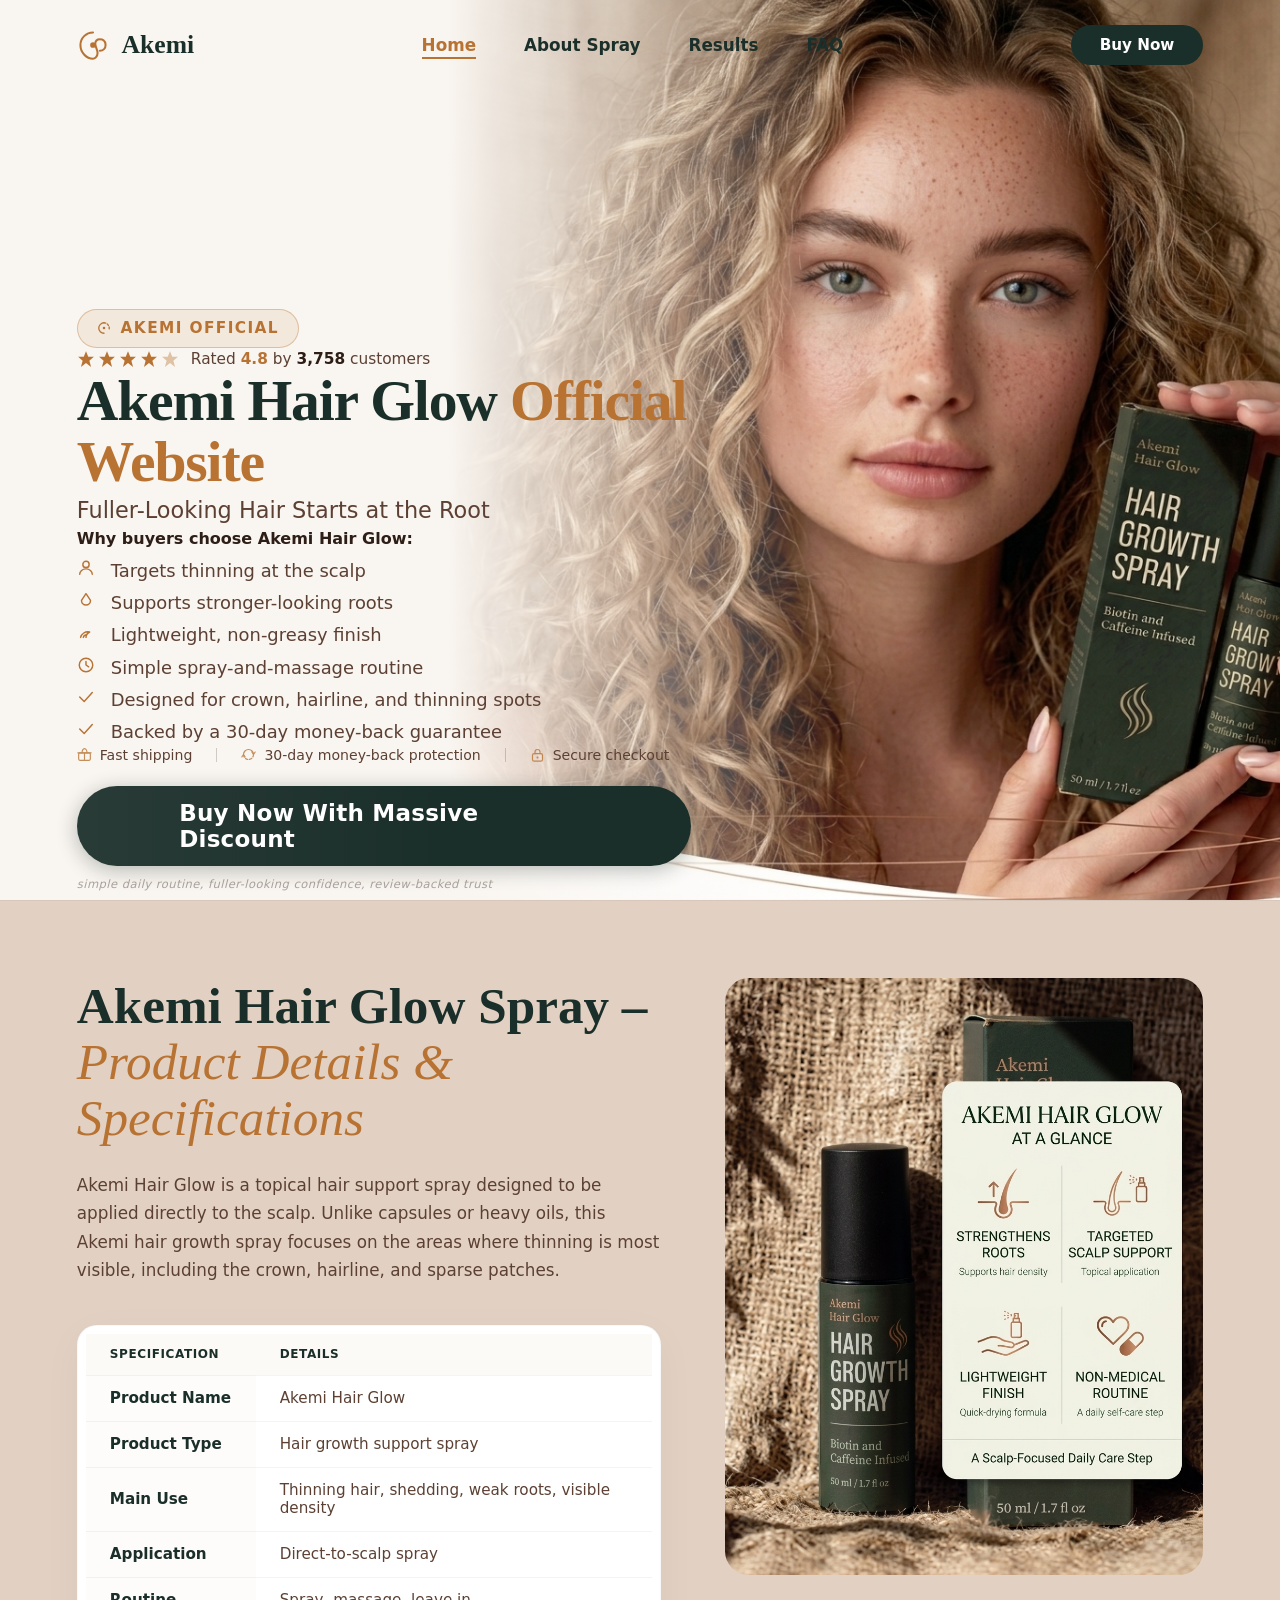
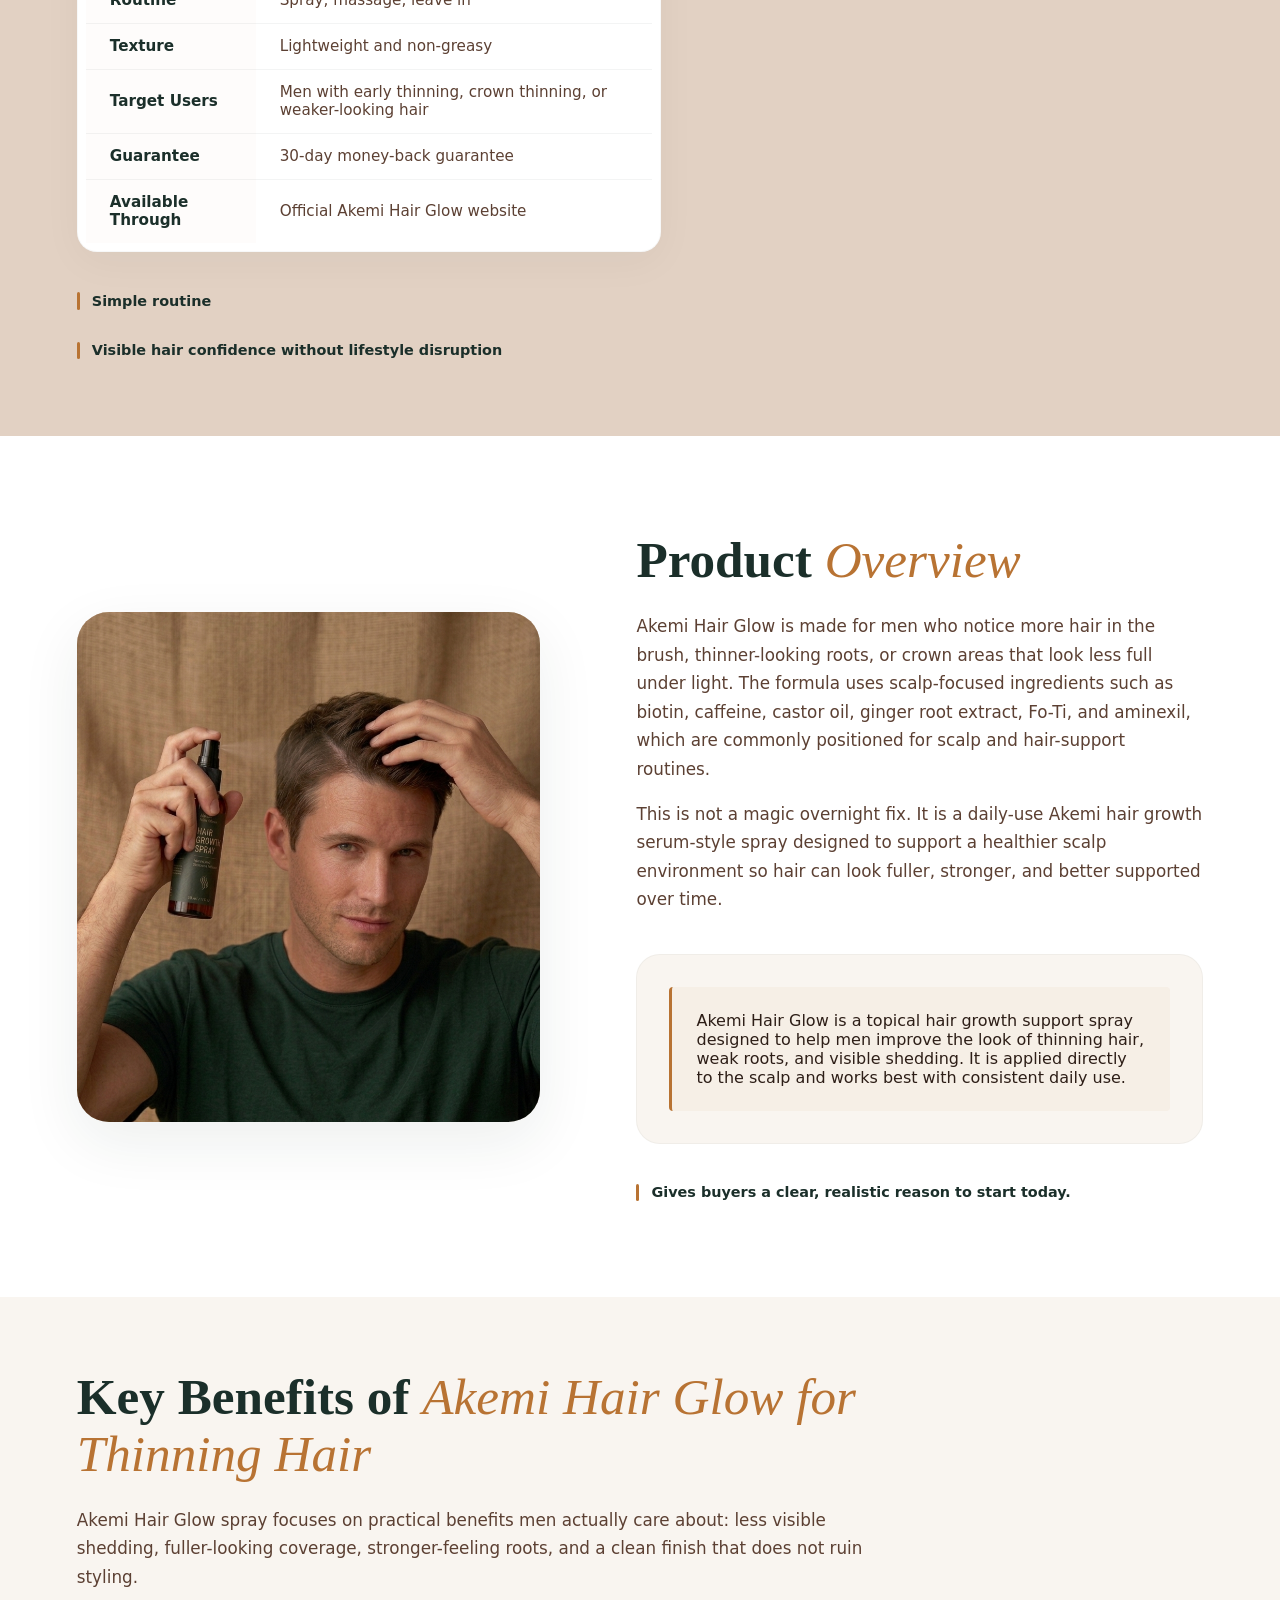
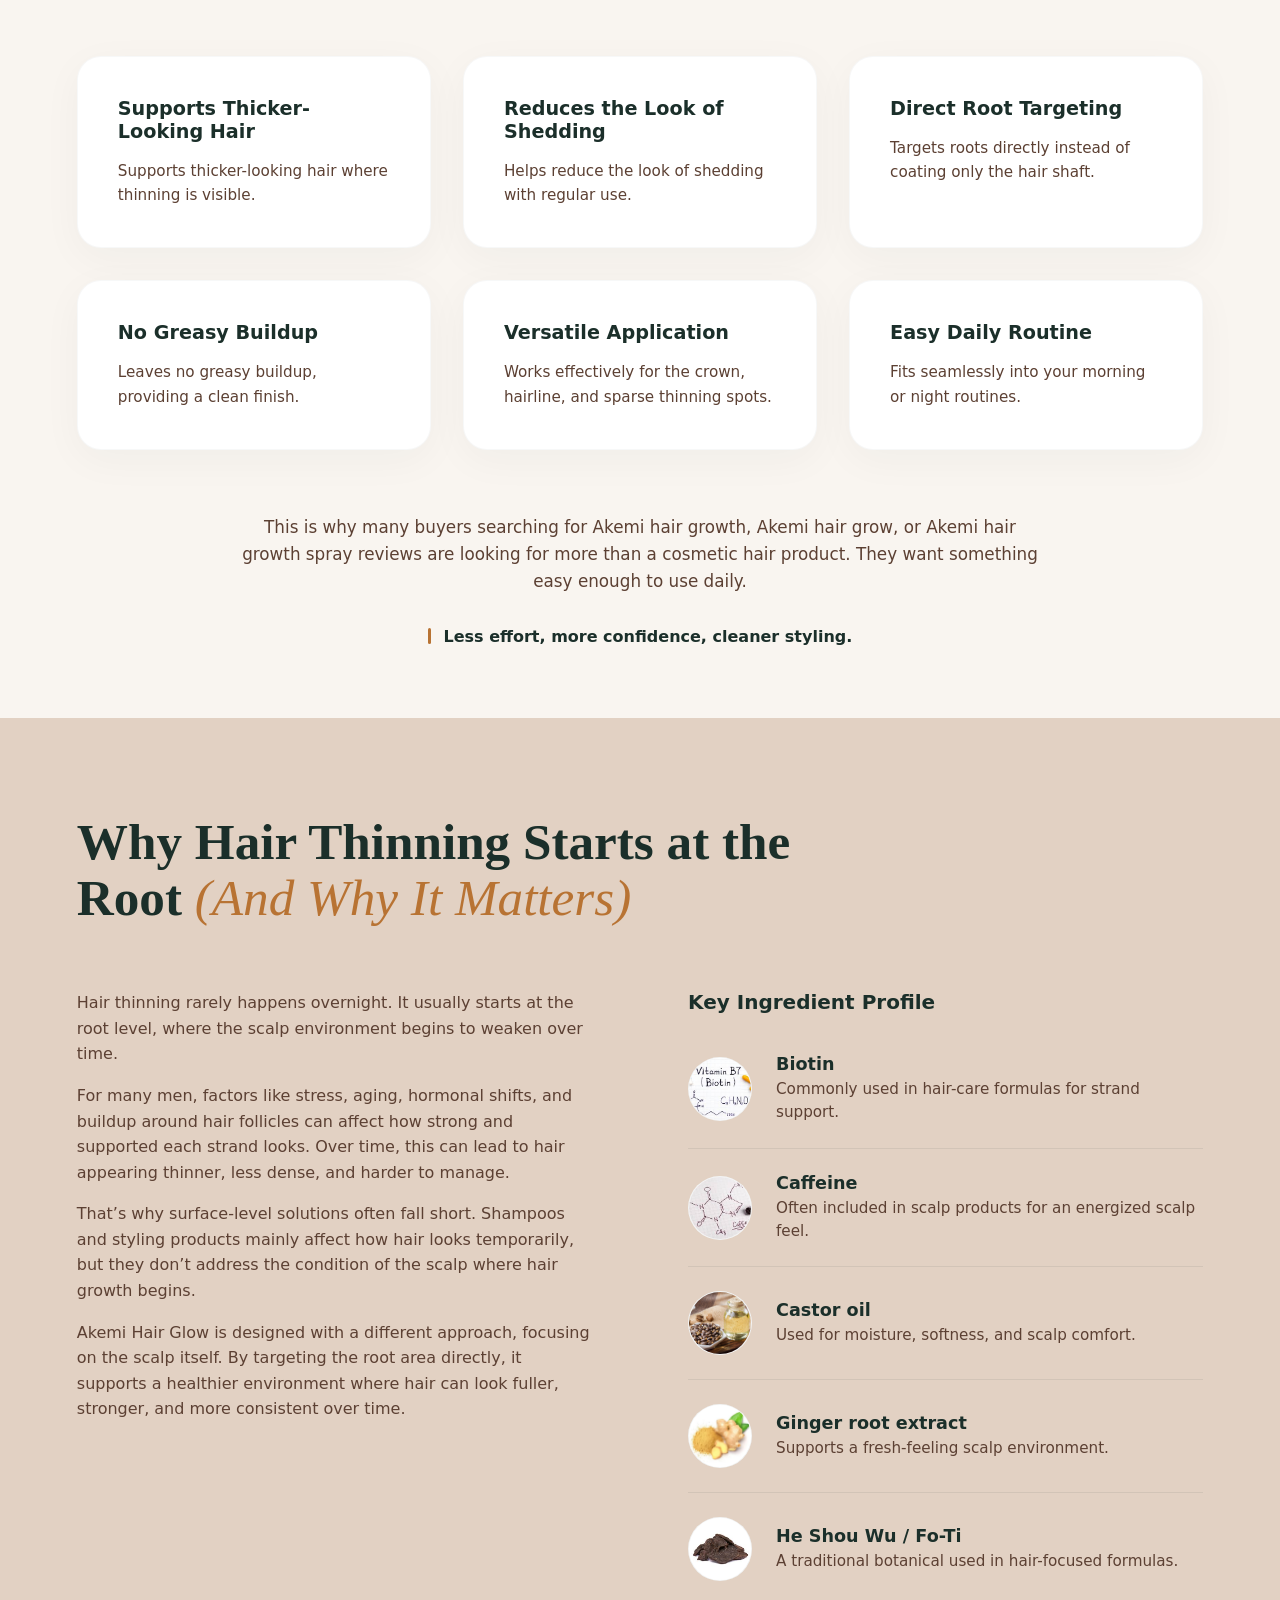
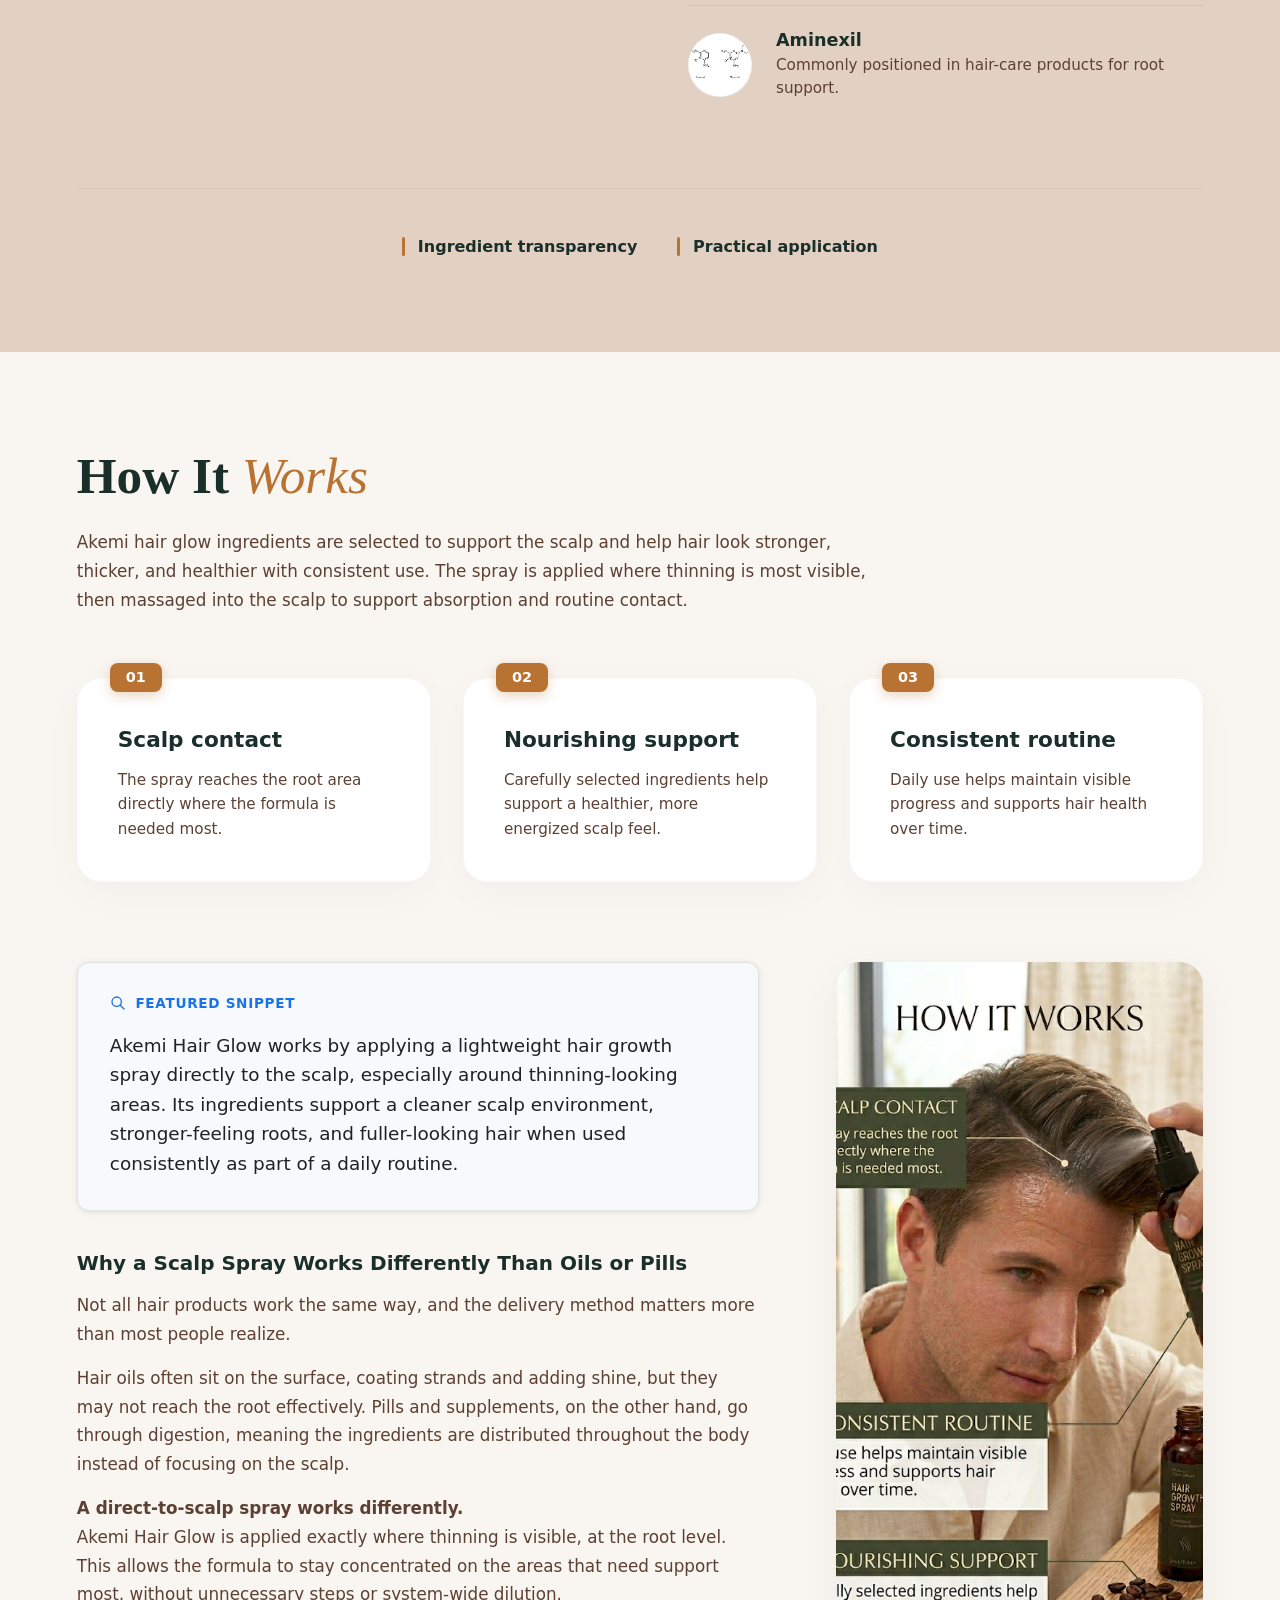
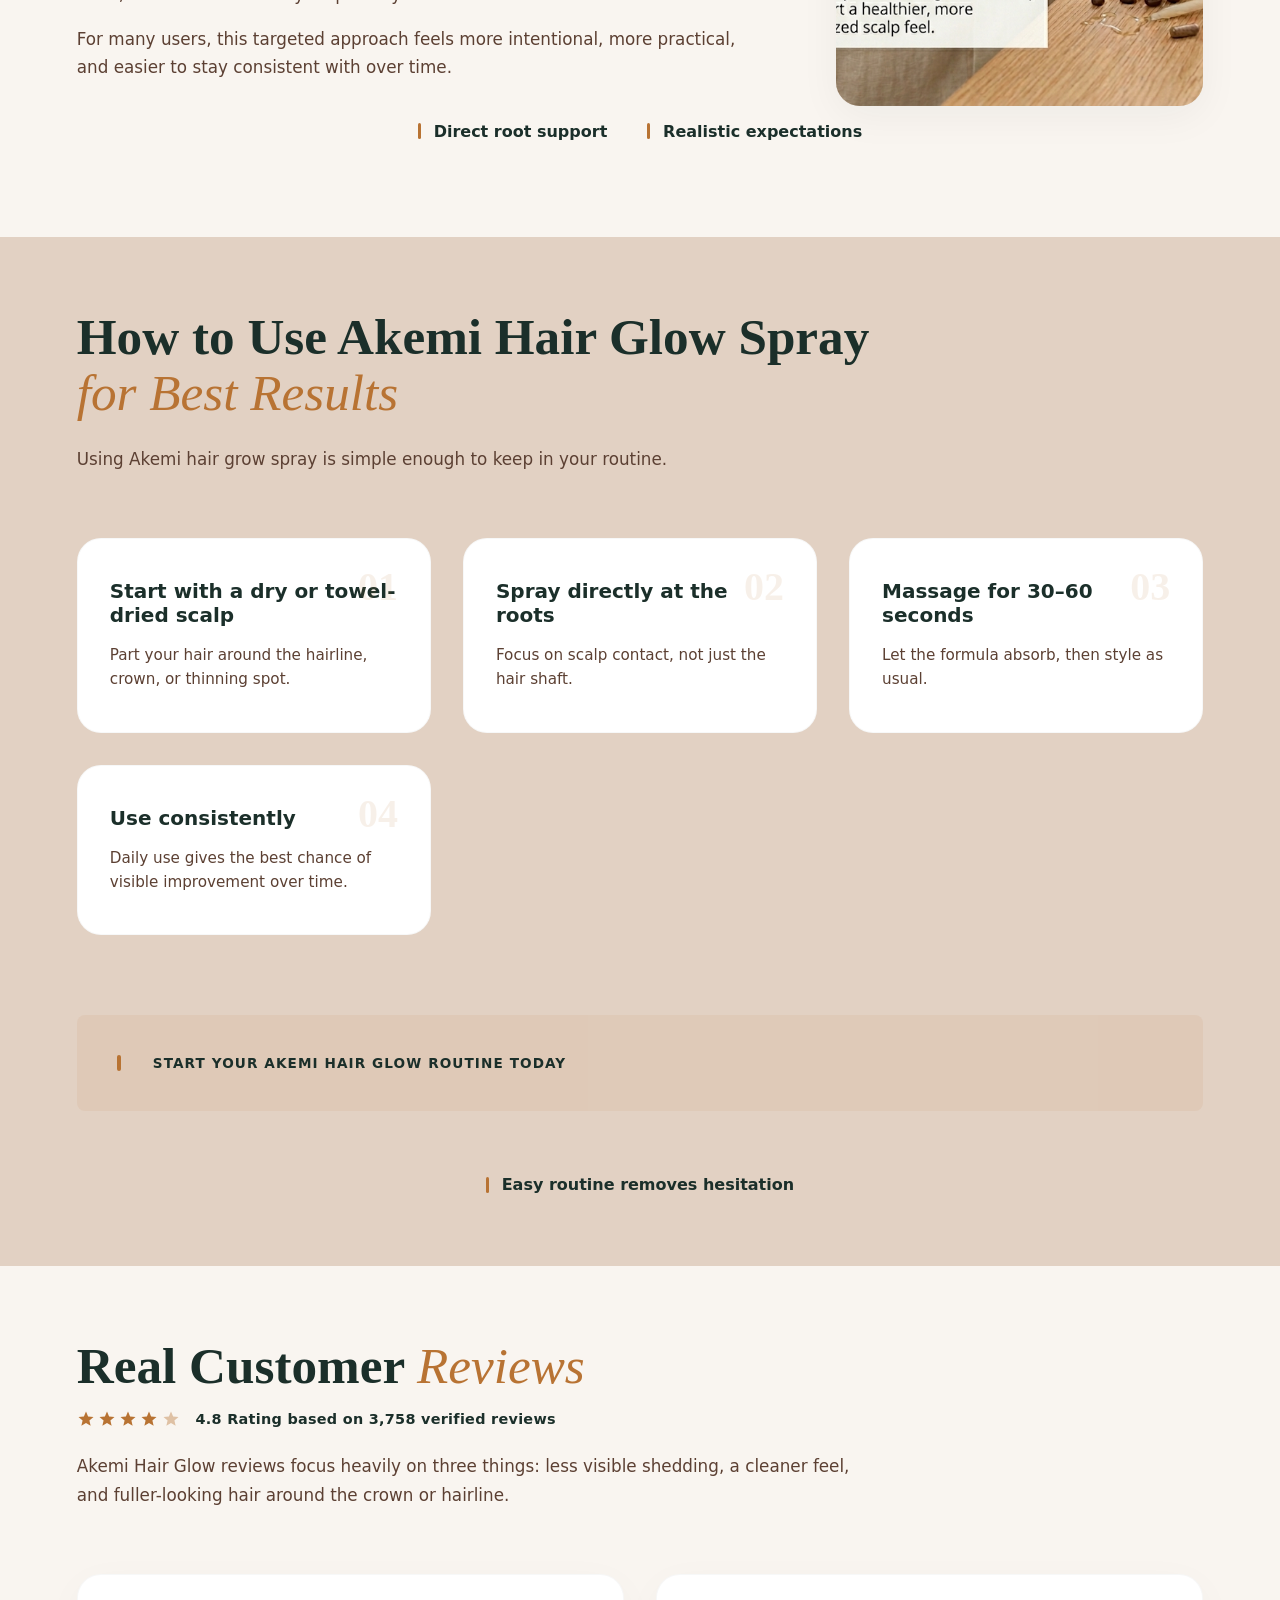
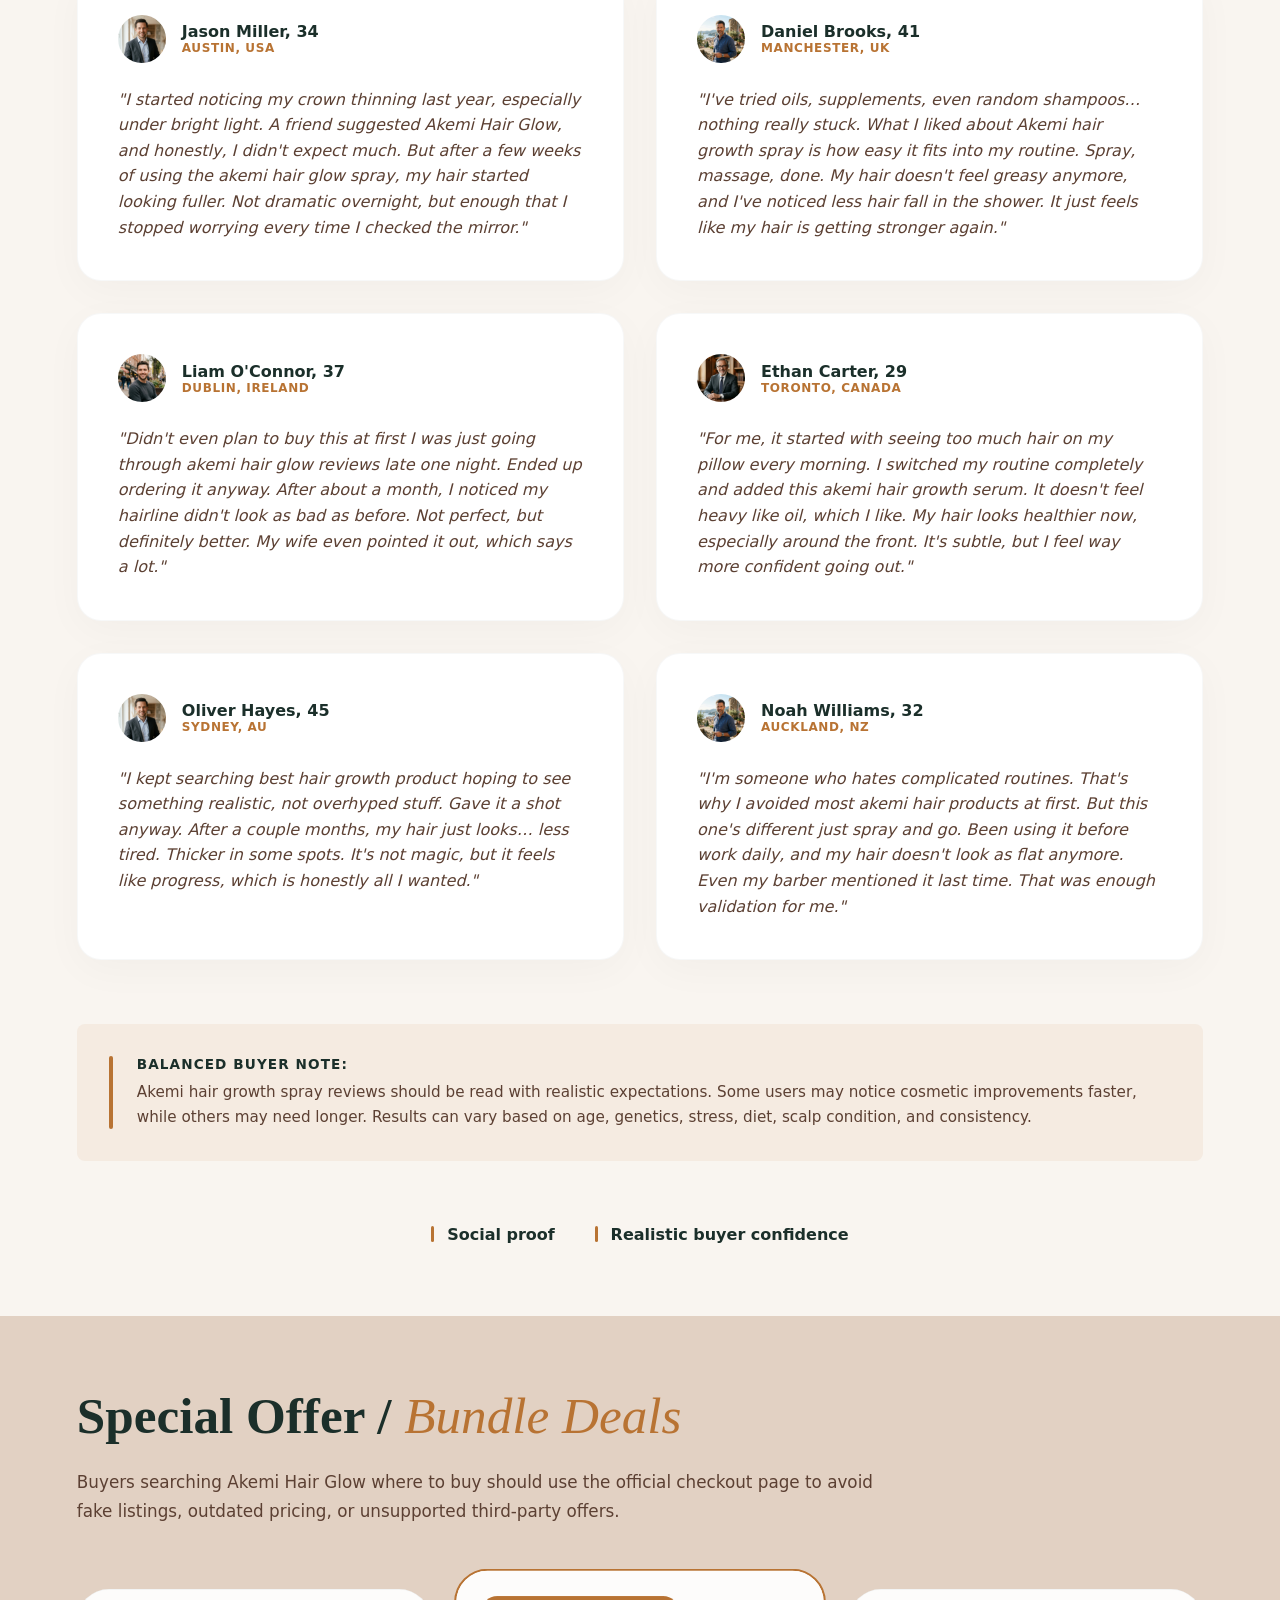
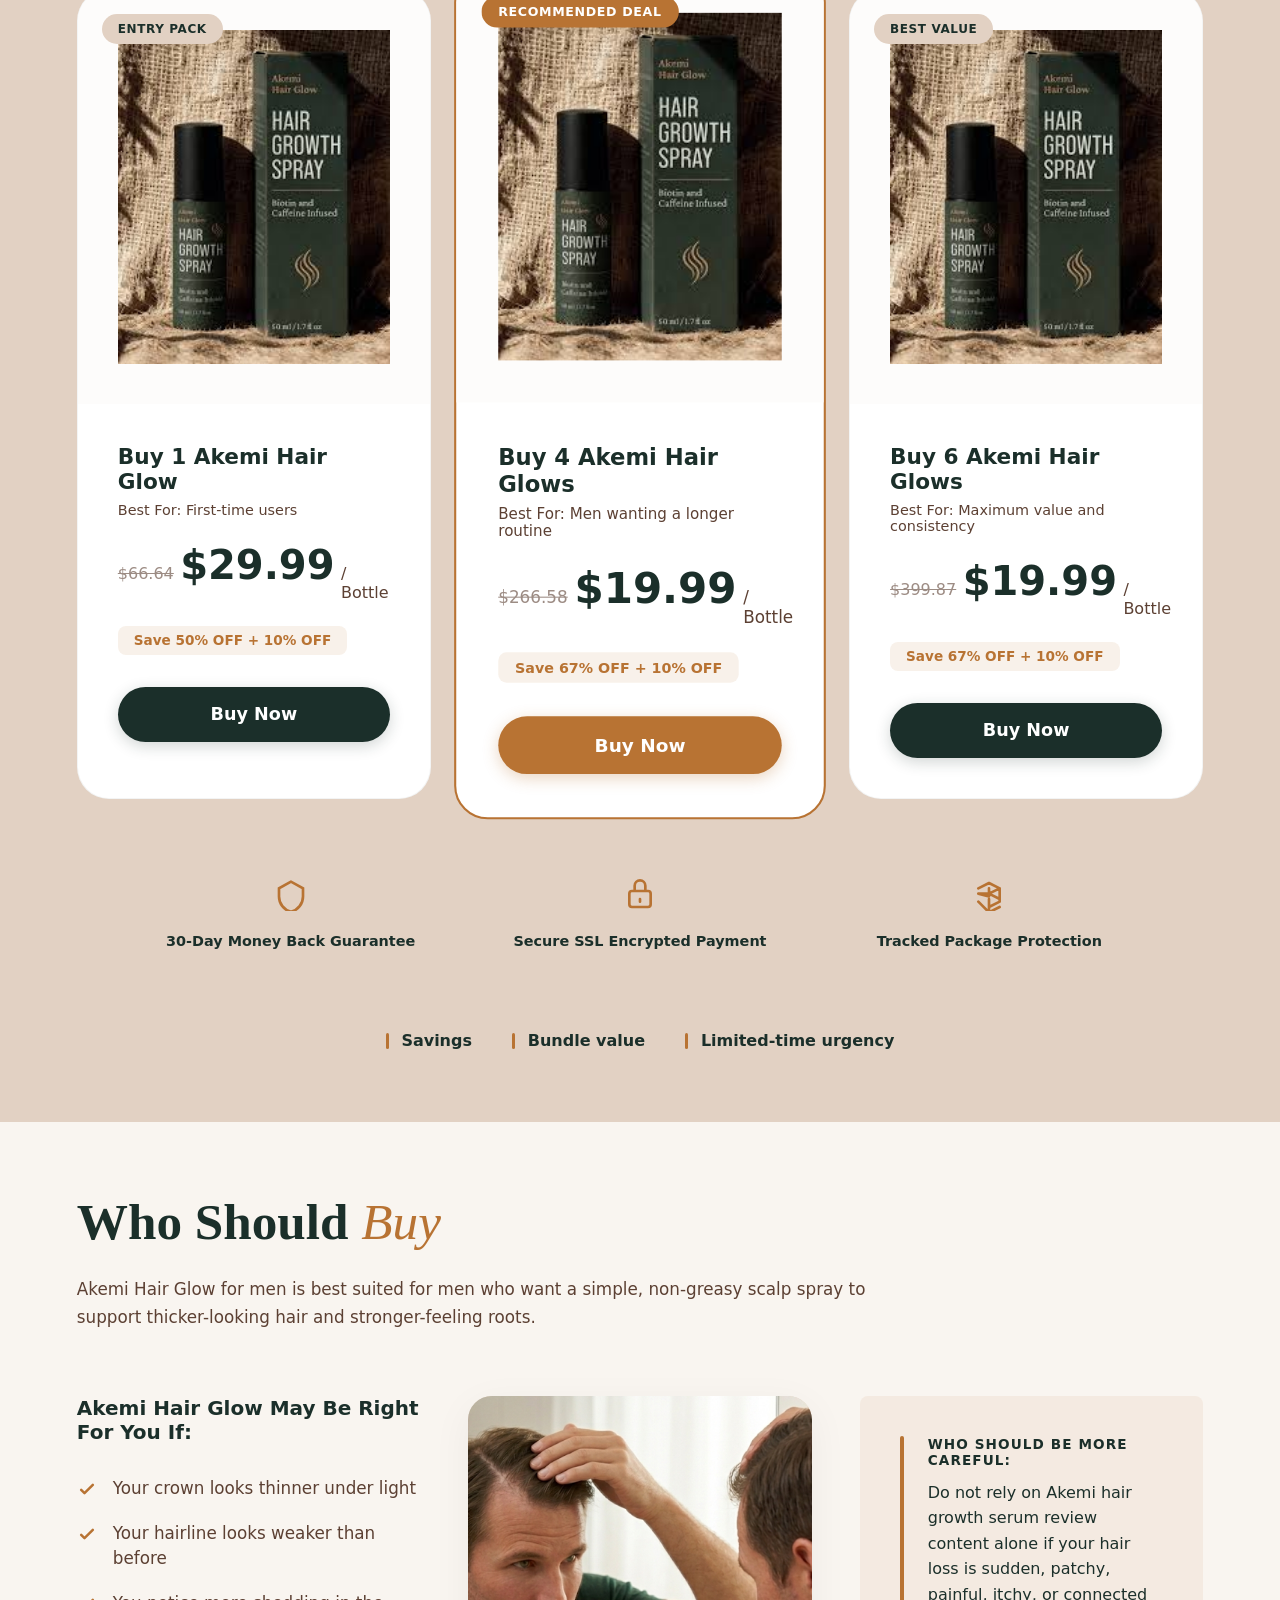
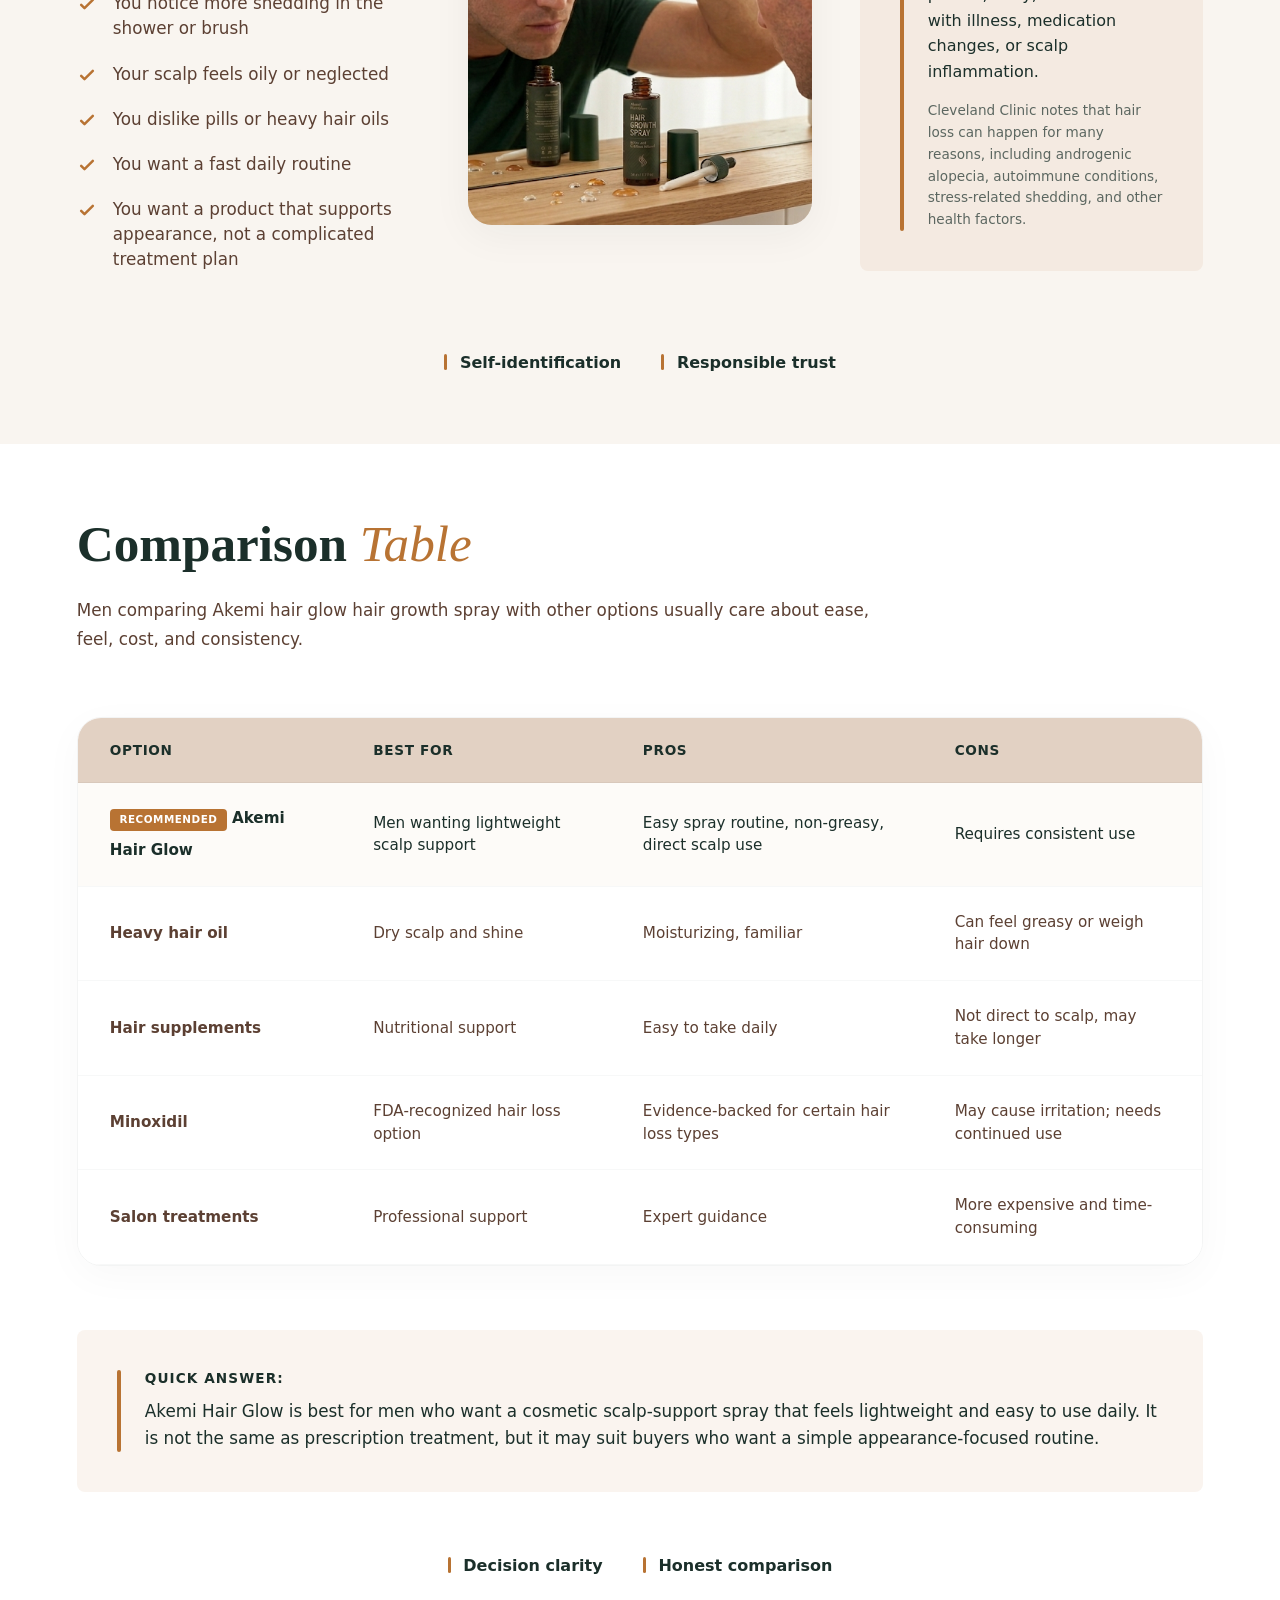
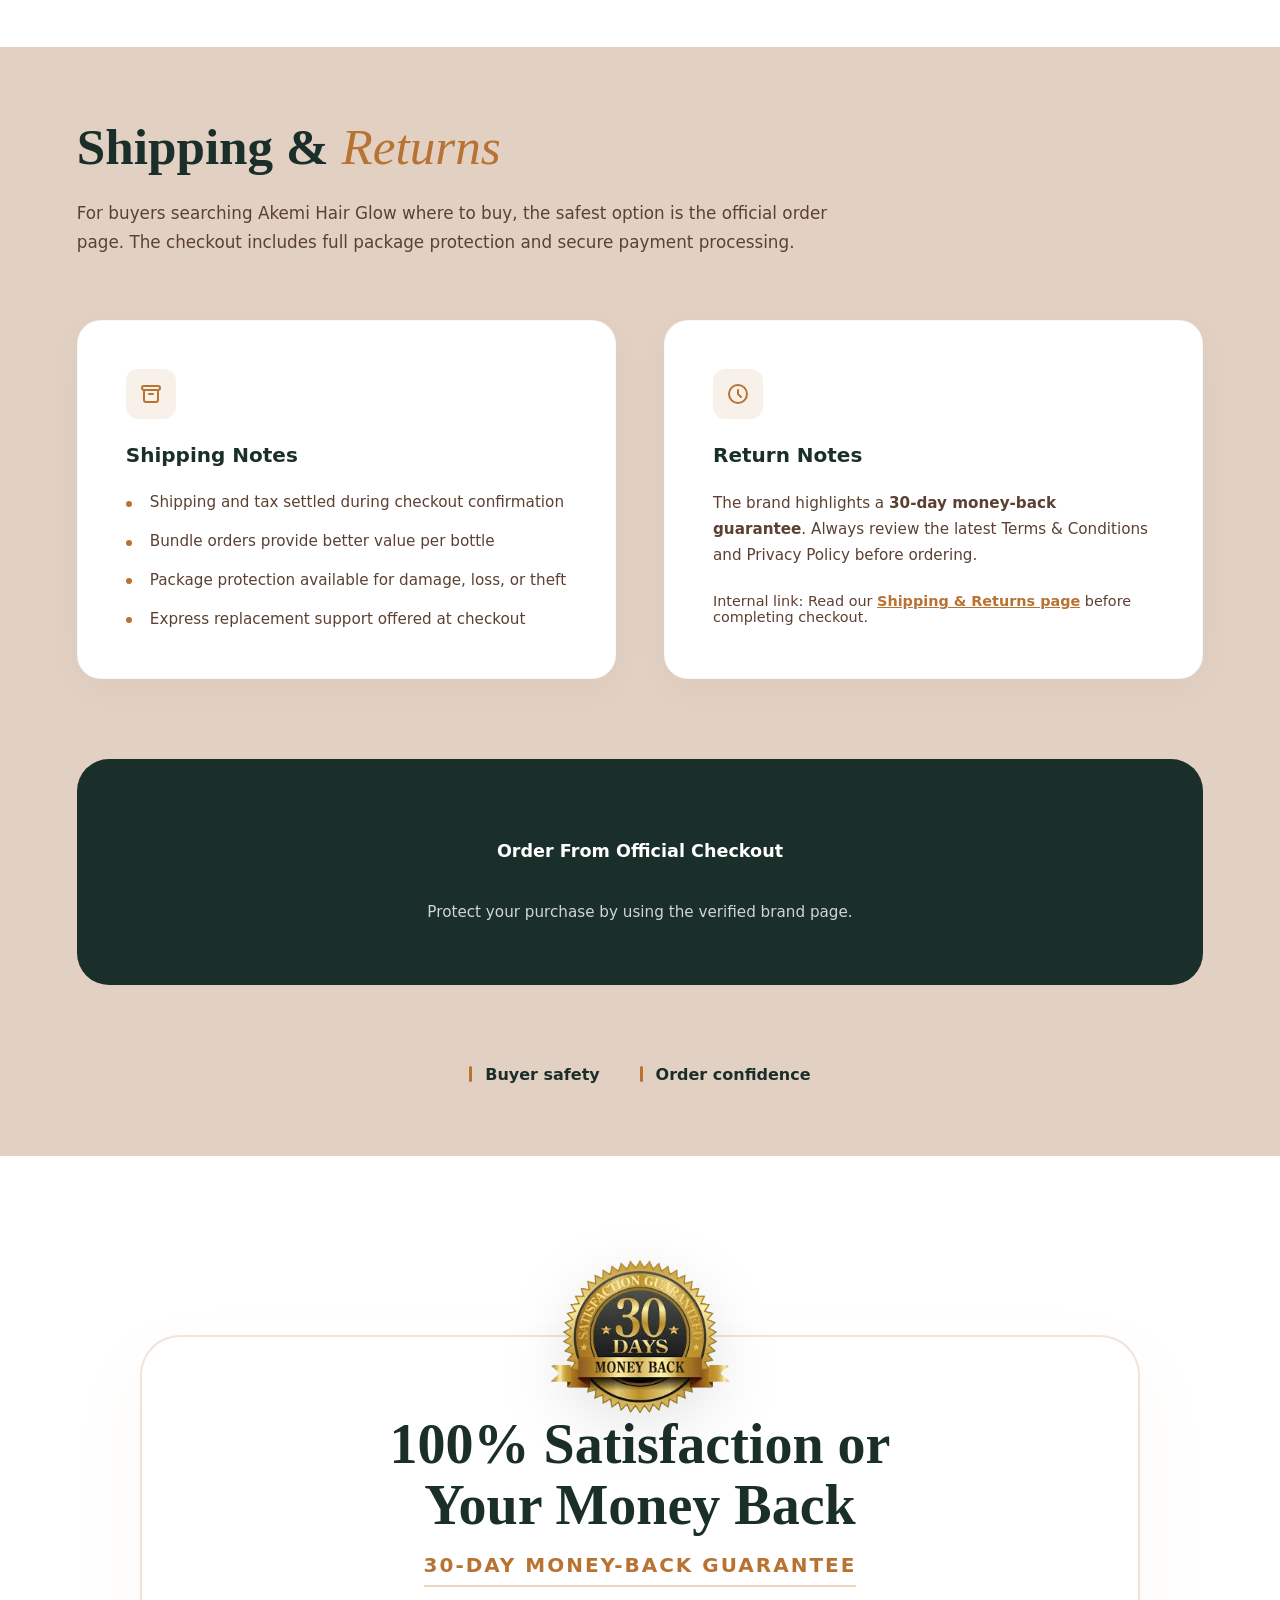
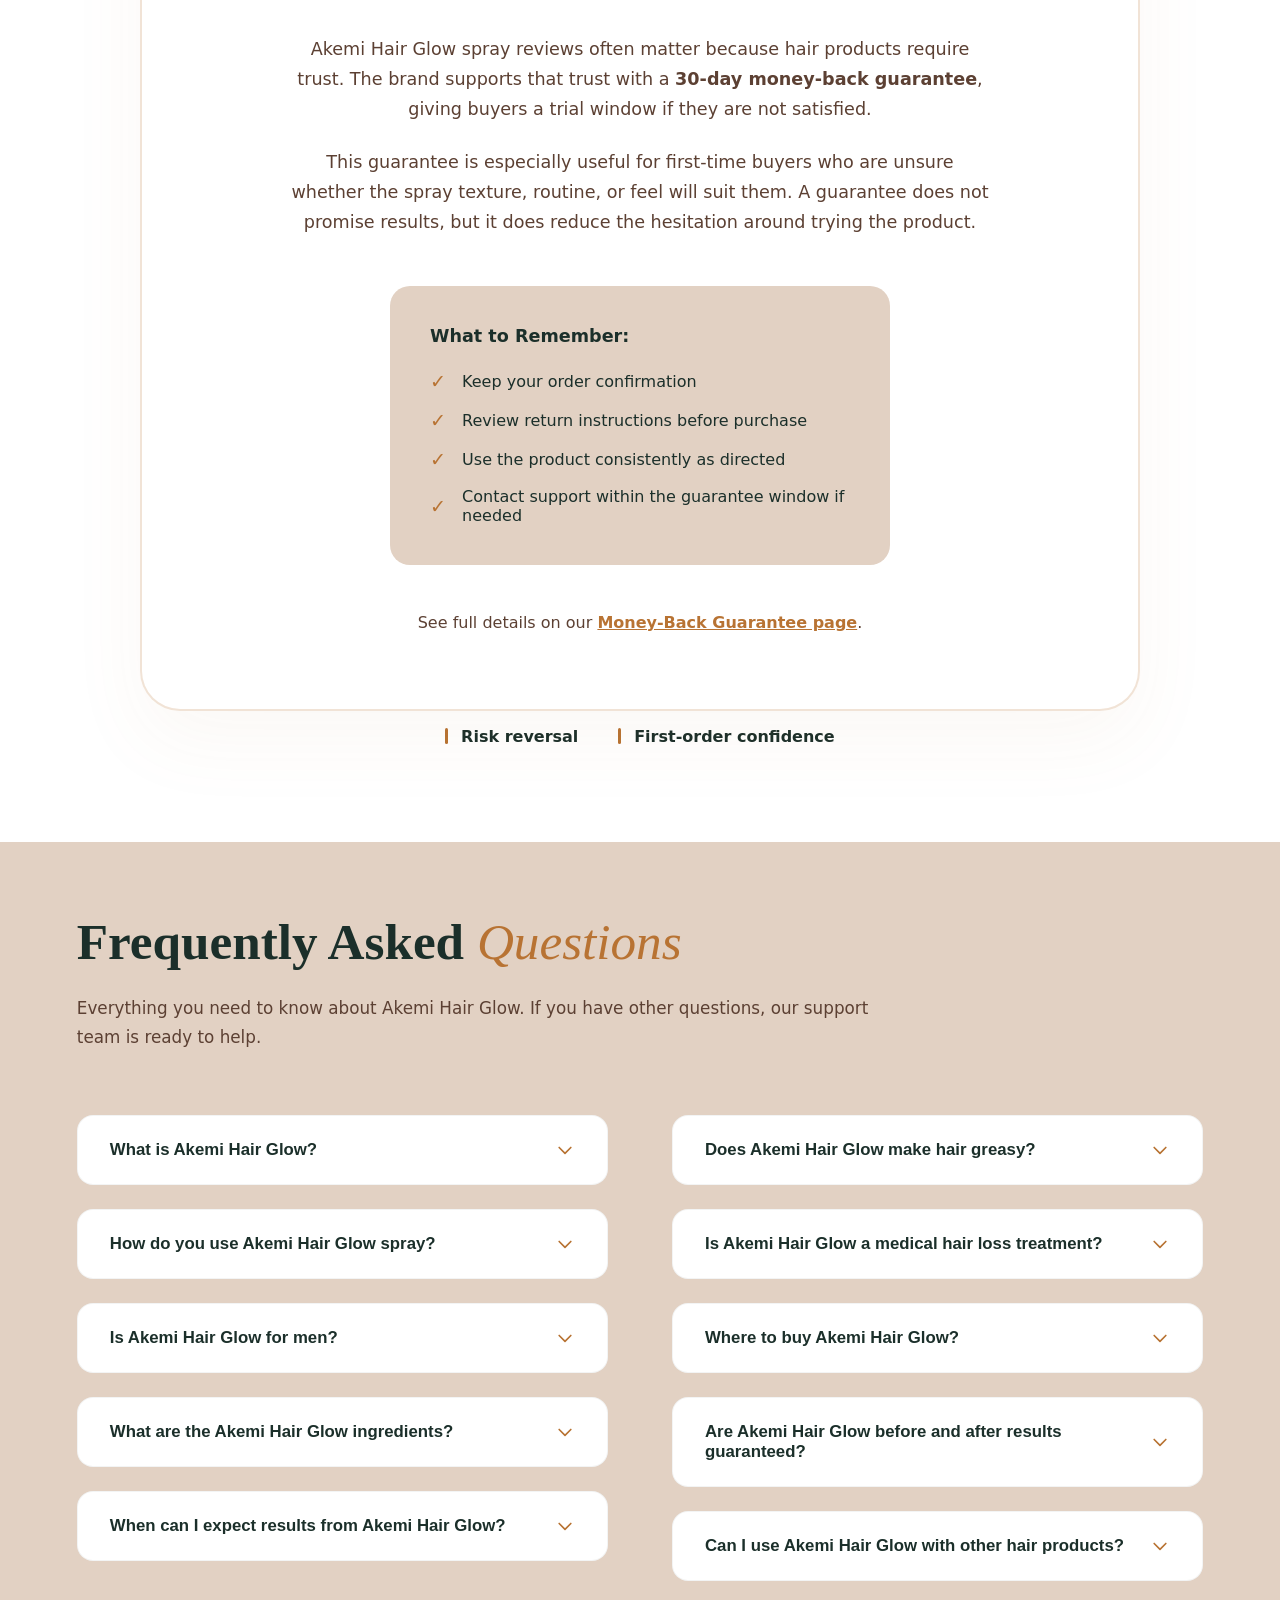
<file: index.html>
<!DOCTYPE html>
<html lang="en-US">

<head>
  <meta charset="UTF-8">
  <meta name="msvalidate.01" content="5F9EA8C8D5E11BC52217CFFA3BD2DA58" />
  <meta name="viewport" content="width=device-width, initial-scale=1.0">
  <meta name="title" content="Akemi Hair Glow | Hair Growth Spray for Thicker-Looking, Stronger Hair">
  <meta name="description"
    content="Akemi Hair Glow | Premium leave-in topical scalp spray for men with visible thinning. Rated 4.8 by 3,758 customers. 30-day money-back guarantee.">
  <title>Akemi Hair Glow | 67% OFF | Hair Growth Spray for Thicker-Looking Hair</title>

  <!-- Open Graph Meta Tags -->
  <meta property="og:title" content="Akemi Hair Glow | Hair Growth Spray for Thicker-Looking, Stronger Hair">
  <meta property="og:description"
    content="Akemi Hair Glow | Premium leave-in topical scalp spray for men with visible thinning. Rated 4.8 by 3,758 customers. 30-day money-back guarantee.">
  <meta property="og:url" content="https://www.akemihairglowofficial.com/">
  <meta property="og:image" content="https://www.akemihairglowofficial.com/public/hero-main.webp">
  <meta property="og:type" content="website">

  <!-- Twitter Card Meta Tags -->
  <meta name="twitter:card" content="summary_large_image">
  <meta name="twitter:title" content="Akemi Hair Glow | Hair Growth Spray for Thicker-Looking, Stronger Hair">
  <meta name="twitter:description"
    content="Akemi Hair Glow | Premium leave-in topical scalp spray for men with visible thinning. Rated 4.8 by 3,758 customers. 30-day money-back guarantee.">
  <meta name="twitter:image" content="https://www.akemihairglowofficial.com/public/hero-main.webp">

  <link rel="canonical" href="https://www.akemihairglowofficial.com/">
  <link rel="icon" type="image/png" href="favicon.png?v=3">
  <link rel="shortcut icon" href="favicon.png?v=3">
  <link rel="stylesheet" href="style.css">
  <script async src="https://www.googletagmanager.com/gtag/js?id=G-Z0FD6XMYE7"></script>
  <script>
    window.dataLayer = window.dataLayer || [];
    function gtag() { dataLayer.push(arguments); }
    gtag('js', new Date());

    gtag('config', 'G-Z0FD6XMYE7');
  </script>

  <!-- Schema.org JSON-LD -->
  <script type="application/ld+json">
  {
    "@context": "https://schema.org",
    "@type": "Product",
    "name": "Akemi Hair Glow",
    "image": "https://www.akemihairglowofficial.com/public/hero-main.webp",
    "description": "Premium hair growth support for men. Scientifically-inspired formulas for thicker, stronger-looking hair.",
    "brand": {
      "@type": "Brand",
      "name": "Akemi"
    },
    "sku": "AKEMI-HG-01",
    "mpn": "AKEMI-HG-01",
    "aggregateRating": {
      "@type": "AggregateRating",
      "ratingValue": "4.8",
      "reviewCount": "3758"
    },
    "offers": {
      "@type": "AggregateOffer",
      "offerCount": "3",
      "lowPrice": "19.99",
      "highPrice": "29.99",
      "priceCurrency": "USD",
      "offers": [
        {
          "@type": "Offer",
          "name": "Entry Pack - 1 Bottle",
          "price": "29.99",
          "priceCurrency": "USD",
          "url": "https://secureofficialsite.store/buy-akemi-hair-glow",
          "availability": "https://schema.org/InStock",
          "itemCondition": "https://schema.org/NewCondition",
          "priceValidUntil": "2026-12-31",
          "seller": {
            "@type": "Organization",
            "name": "Akemi"
          }
        },
        {
          "@type": "Offer",
          "name": "Recommended Deal - 4 Bottles",
          "price": "79.96",
          "priceCurrency": "USD",
          "url": "https://secureofficialsite.store/buy-akemi-hair-glow",
          "availability": "https://schema.org/InStock",
          "itemCondition": "https://schema.org/NewCondition",
          "priceValidUntil": "2026-12-31",
          "seller": {
            "@type": "Organization",
            "name": "Akemi"
          }
        },
        {
          "@type": "Offer",
          "name": "Best Value - 6 Bottles",
          "price": "119.94",
          "priceCurrency": "USD",
          "url": "https://secureofficialsite.store/buy-akemi-hair-glow",
          "availability": "https://schema.org/InStock",
          "itemCondition": "https://schema.org/NewCondition",
          "priceValidUntil": "2026-12-31",
          "seller": {
            "@type": "Organization",
            "name": "Akemi"
          }
        }
      ]
    },
    "review": [
      {
        "@type": "Review",
        "author": "James T.",
        "datePublished": "2024-04-10",
        "reviewBody": "I started using Akemi Hair Glow because my crown looked thin in photos. After a few weeks, my hair looked healthier at the roots and did not feel greasy.",
        "reviewRating": {
          "@type": "Rating",
          "ratingValue": "5"
        }
      },
      {
        "@type": "Review",
        "author": "Michael R.",
        "datePublished": "2024-03-15",
        "reviewBody": "I like that it does not feel like oil. Spray, massage, done. My hair looks cleaner and stronger without making my scalp feel heavy.",
        "reviewRating": {
          "@type": "Rating",
          "ratingValue": "5"
        }
      },
      {
        "@type": "Review",
        "author": "David S.",
        "datePublished": "2024-02-28",
        "reviewBody": "My hairline still needs time, but I am seeing less hair in my brush. That alone made me want to keep going.",
        "reviewRating": {
          "@type": "Rating",
          "ratingValue": "4"
        }
      },
      {
        "@type": "Review",
        "author": "Robert L.",
        "datePublished": "2024-01-20",
        "reviewBody": "I was skeptical about another hair spray, but Akemi Hair Glow felt easier to use than supplements. It fits into my routine.",
        "reviewRating": {
          "@type": "Rating",
          "ratingValue": "5"
        }
      }
    ]
  }
  
  </script>
  <script type="text/javascript">
    (function (c, l, a, r, i, t, y) {
      c[a] = c[a] || function () { (c[a].q = c[a].q || []).push(arguments) };
      t = l.createElement(r); t.async = 1; t.src = "https://www.clarity.ms/tag/" + i;
      y = l.getElementsByTagName(r)[0]; y.parentNode.insertBefore(t, y);
    })(window, document, "clarity", "script", "worwbktkvy");
  </script>
  <script type="application/ld+json">
  {
    "@context": "https://schema.org",
    "@type": "FAQPage",
    "mainEntity": [
      {
        "@type": "Question",
        "name": "What is Akemi Hair Glow?",
        "acceptedAnswer": {
          "@type": "Answer",
          "text": "Akemi Hair Glow is a lightweight hair growth support spray made for men who want stronger-looking roots, less visible shedding, and fuller-looking hair through a simple scalp routine."
        }
      },
      {
        "@type": "Question",
        "name": "How do you use Akemi Hair Glow spray?",
        "acceptedAnswer": {
          "@type": "Answer",
          "text": "Apply Akemi Hair Glow spray directly to dry or towel-dried scalp areas, massage for 30–60 seconds, let it dry, and style normally without rinsing."
        }
      },
      {
        "@type": "Question",
        "name": "Is Akemi Hair Glow for men?",
        "acceptedAnswer": {
          "@type": "Answer",
          "text": "Yes, Akemi Hair Glow for men is positioned for men dealing with thinning-looking hair, crown concerns, hairline changes, shedding, or weaker-looking roots."
        }
      },
      {
        "@type": "Question",
        "name": "What are the Akemi Hair Glow ingredients?",
        "acceptedAnswer": {
          "@type": "Answer",
          "text": "Akemi Hair Glow ingredients include biotin, caffeine, castor oil, aminexil, He Shou Wu/Fo-Ti, and ginger root extract, according to the brand’s product materials."
        }
      },
      {
        "@type": "Question",
        "name": "When can I expect results from Akemi Hair Glow?",
        "acceptedAnswer": {
          "@type": "Answer",
          "text": "Many users look for visible changes over several weeks, but results vary. Consistency matters because scalp and hair appearance usually improve gradually, not overnight."
        }
      },
      {
        "@type": "Question",
        "name": "Does Akemi Hair Glow make hair greasy?",
        "acceptedAnswer": {
          "@type": "Answer",
          "text": "The brand describes Akemi hair spray as lightweight and non-greasy, making it suitable for daily use without a sticky or heavy finish."
        }
      },
      {
        "@type": "Question",
        "name": "Is Akemi Hair Glow a medical hair loss treatment?",
        "acceptedAnswer": {
          "@type": "Answer",
          "text": "No. Akemi Hair Glow hair growth spray should be viewed as a cosmetic scalp-care product, not a medical treatment for diagnosed hair loss or scalp disease."
        }
      },
      {
        "@type": "Question",
        "name": "Where to buy Akemi Hair Glow?",
        "acceptedAnswer": {
          "@type": "Answer",
          "text": "Buyers searching Akemi Hair Glow where to buy should use the official checkout page or verified brand source to avoid fake offers or unsupported third-party listings."
        }
      },
      {
        "@type": "Question",
        "name": "Are Akemi Hair Glow before and after results guaranteed?",
        "acceptedAnswer": {
          "@type": "Answer",
          "text": "No individual Akemi Hair Glow before and after result is guaranteed. Hair appearance depends on genetics, routine, scalp condition, age, and overall health."
        }
      },
      {
        "@type": "Question",
        "name": "Can I use Akemi Hair Glow with other hair products?",
        "acceptedAnswer": {
          "@type": "Answer",
          "text": "Yes, many users can apply Akemi hair growth spray and style as usual once it dries. Avoid over-layering heavy oils if your scalp gets greasy."
        }
      }
    ]
  }
  </script>
  <script type="application/ld+json">
  {
    "@context": "https://schema.org",
    "@type": "Organization",
    "name": "Akemi Hair Glow Official",
    "url": "https://www.akemihairglowofficial.com/",
    "logo": "https://www.akemihairglowofficial.com/favicon.ico",
    "contactPoint": {
      "@type": "ContactPoint",
      "telephone": "+1-256-439-8696",
      "contactType": "customer service",
      "email": "support@akemihairglowofficial.com"
    }
  }
  </script>
  <link rel="canonical" href="https://www.akemihairglowofficial.com/" />

  <!-- Open Graph / Facebook -->
  <meta property="og:type" content="website" />
  <meta property="og:url" content="https://www.akemihairglowofficial.com/" />
  <meta property="og:title" content="Akemi Hair Glow – Hair Growth Spray for Thicker-Looking, Stronger Hair" />
  <meta property="og:description"
    content="Akemi Hair Glow is a leave-in topical scalp spray for men with visible thinning. Rated 4.8 by 3,758 customers." />
  <meta property="og:image" content="https://www.akemihairglowofficial.com/public/hero-main.webp" />

  <!-- Twitter -->
  <meta property="twitter:card" content="summary_large_image" />
  <meta property="twitter:url" content="https://www.akemihairglowofficial.com/" />
  <meta property="twitter:title" content="Akemi Hair Glow – Hair Growth Spray for Thicker-Looking, Stronger Hair" />
  <meta property="twitter:description"
    content="Akemi Hair Glow is a leave-in topical scalp spray for men with visible thinning. Rated 4.8 by 3,758 customers." />
  <meta property="twitter:image" content="https://www.akemihairglowofficial.com/public/hero-main.webp" />
</head>

<body>

  <!-- ===== HERO ===== -->
  <section class="hero" id="hero" aria-label="Akemi Hair Glow Hero">

    <!-- ── Navbar ─────────────────────────────────── -->
    <header class="nav" id="nav" role="banner">
      <nav class="nav__inner" aria-label="Main navigation">
        <a href="#hero" class="nav__brand" id="nav-brand" aria-label="Akemi Hair Glow home">
          <svg class="nav__brand-icon" viewBox="0 0 28 28" fill="none" aria-hidden="true"
            xmlns="http://www.w3.org/2000/svg">
            <path
              d="M14 3C8 3 3 8 3 14c0 6.627 5.373 12 11 12 1 0 4-1 4-5 0-3-2-5-2-8 0-2 1-4 4-4 2 0 5 1 5 5 0 3-2 5-5 5"
              stroke="currentColor" stroke-width="1.8" stroke-linecap="round" stroke-linejoin="round" />
            <circle cx="14" cy="14" r="2.5" fill="currentColor" />
          </svg>
          <span class="nav__brand-name">Akemi</span>
        </a>

        <div class="nav__menu" id="nav-menu">
          <ul class="nav__links" id="nav-links">
            <li><a href="#hero" class="nav__link is-active">Home</a></li>
            <li><a href="#overview" class="nav__link">About Spray</a></li>
            <li><a href="#reviews" class="nav__link">Results</a></li>
            <li><a href="#faq" class="nav__link">FAQ</a></li>
          </ul>
        </div>


        <div class="nav__actions">
          <a href="https://secureofficialsite.store/buy-akemi-hair-glow" class="nav__cta" id="nav-cta">Buy Now</a>
          <button class="nav__toggle" id="nav-toggle" aria-label="Toggle menu">
            <span class="nav__toggle-line"></span>
            <span class="nav__toggle-line"></span>
            <span class="nav__toggle-line"></span>
          </button>
        </div>
      </nav>
    </header>

    <!-- ── Right: Full-bleed image panel ──────────── -->
    <div class="hero__image-panel" id="hero-image-panel"
      aria-label="Akemi Hair Glow spray bottle for men with thinning hair">

      <img src="public/hero.webp" alt="akemi hair glow spray bottle for men thinning hair"
        class="hero__product-img" id="hero-product-img" loading="eager" />

      <!-- Gradient overlay that blends image into the dark left panel -->
      <div class="hero__image-overlay" aria-hidden="true"></div>



    </div><!-- /.hero__image-panel -->

    <!-- ── Left: Content overlay ───────────────────── -->
    <div class="hero__content" id="hero-content">

      <!-- Eyebrow pill -->
      <div class="hero__badge" id="hero-badge">
        <!-- Sparkle / leaf icon -->
        <svg class="hero__badge-icon" viewBox="0 0 16 16" fill="none" aria-hidden="true"
          xmlns="http://www.w3.org/2000/svg">
          <path d="M8 2C5 2 2 5 2 8c0 3.3 2.7 6 6 6" stroke="currentColor" stroke-width="1.5" stroke-linecap="round" />
          <path d="M8 2c3 0 6 3 6 6 0 1-.4 2-1 2.5" stroke="currentColor" stroke-width="1.5" stroke-linecap="round"
            stroke-dasharray="2 2" />
          <circle cx="8" cy="8" r="1.5" fill="currentColor" />
        </svg>
        Akemi Official
      </div>

      <!-- Trust Bar (Moved from card) -->
      <div class="hero__trust-bar" id="hero-trust-bar">
        <div class="hero__tb-stars" aria-hidden="true">
          <svg viewBox="0 0 16 16">
            <polygon points="8,1 10,6 15,6 11,9.5 12.5,15 8,11.5 3.5,15 5,9.5 1,6 6,6" fill="#B87333" />
          </svg>
          <svg viewBox="0 0 16 16">
            <polygon points="8,1 10,6 15,6 11,9.5 12.5,15 8,11.5 3.5,15 5,9.5 1,6 6,6" fill="#B87333" />
          </svg>
          <svg viewBox="0 0 16 16">
            <polygon points="8,1 10,6 15,6 11,9.5 12.5,15 8,11.5 3.5,15 5,9.5 1,6 6,6" fill="#B87333" />
          </svg>
          <svg viewBox="0 0 16 16">
            <polygon points="8,1 10,6 15,6 11,9.5 12.5,15 8,11.5 3.5,15 5,9.5 1,6 6,6" fill="#B87333" />
          </svg>
          <svg viewBox="0 0 16 16">
            <polygon points="8,1 10,6 15,6 11,9.5 12.5,15 8,11.5 3.5,15 5,9.5 1,6 6,6" fill="#B87333" opacity="0.4" />
          </svg>
        </div>
        <p class="hero__tb-text">
          Rated <strong id="hero-rc-score">4.8</strong> by <span id="hero-rc-count">3,758</span> customers
        </p>
      </div>

      <h1 class="hero__headline" id="hero-headline">
        Akemi Hair Glow <br><span class="hero__headline-accent">Official Website</span>
      </h1>

      <!-- Tagline below H1 -->
      <p class="hero__tagline" id="hero-tagline">Fuller-Looking Hair Starts at the Root</p>


      <!-- Description / bullets -->
      <div class="hero__desc" id="hero-desc">
        <h2 style="margin-bottom: 10px; font-weight: 600; font-size: clamp(1rem, 1.2vw, 1.1rem);">Why buyers choose Akemi Hair Glow:</h2>
        <ul class="hero__bullets" aria-label="Key product details">

          <li class="hero__bullet">
            <!-- User / person icon -->
            <svg class="hero__bullet-icon" viewBox="0 0 20 20" fill="none" aria-hidden="true"
              xmlns="http://www.w3.org/2000/svg">
              <circle cx="10" cy="6" r="3.5" stroke="currentColor" stroke-width="1.6" />
              <path d="M3 17c0-3.3 3.1-6 7-6s7 2.7 7 6" stroke="currentColor" stroke-width="1.6"
                stroke-linecap="round" />
            </svg>
            <span>Targets thinning at the scalp</span>
          </li>

          <li class="hero__bullet">
            <!-- Droplet / spray icon -->
            <svg class="hero__bullet-icon" viewBox="0 0 20 20" fill="none" aria-hidden="true"
              xmlns="http://www.w3.org/2000/svg">
              <path d="M10 3L5 10.5A5 5 0 1015 10.5L10 3z" stroke="currentColor" stroke-width="1.6"
                stroke-linejoin="round" />
            </svg>
            <span>Supports stronger-looking roots</span>
          </li>

          <li class="hero__bullet">
            <!-- Feather / texture icon -->
            <svg class="hero__bullet-icon" viewBox="0 0 20 20" fill="none" aria-hidden="true"
              xmlns="http://www.w3.org/2000/svg">
              <path d="M4 16c1-4 5-7 10-6M10 16c0-3 2-5 4-6M7 16c.5-2 2-3 4-3" stroke="currentColor" stroke-width="1.6"
                stroke-linecap="round" />
            </svg>
            <span>Lightweight, non-greasy finish</span>
          </li>

          <li class="hero__bullet">
            <!-- Clock / routine icon -->
            <svg class="hero__bullet-icon" viewBox="0 0 20 20" fill="none" aria-hidden="true"
              xmlns="http://www.w3.org/2000/svg">
              <circle cx="10" cy="10" r="7.5" stroke="currentColor" stroke-width="1.6" />
              <path d="M10 6v4l3 2" stroke="currentColor" stroke-width="1.6" stroke-linecap="round"
                stroke-linejoin="round" />
            </svg>
            <span>Simple spray-and-massage routine</span>
          </li>

          <li class="hero__bullet">
            <svg class="hero__bullet-icon" viewBox="0 0 20 20" fill="none" aria-hidden="true"
              xmlns="http://www.w3.org/2000/svg">
              <path d="M3 10L8 15L17 5" stroke="currentColor" stroke-width="1.6" stroke-linecap="round" stroke-linejoin="round"/>
            </svg>
            <span>Designed for crown, hairline, and thinning spots</span>
          </li>

          <li class="hero__bullet">
            <svg class="hero__bullet-icon" viewBox="0 0 20 20" fill="none" aria-hidden="true"
              xmlns="http://www.w3.org/2000/svg">
              <path d="M3 10L8 15L17 5" stroke="currentColor" stroke-width="1.6" stroke-linecap="round" stroke-linejoin="round"/>
            </svg>
            <span>Backed by a 30-day money-back guarantee</span>
          </li>

        </ul>
      </div>

      <!-- Offer strip -->
      <div class="hero__offer" id="hero-offer">

        <span class="hero__offer-item">
          <!-- Gift / bundle icon -->
          <svg class="hero__offer-svg" viewBox="0 0 18 18" fill="none" aria-hidden="true"
            xmlns="http://www.w3.org/2000/svg">
            <rect x="2" y="7" width="14" height="9" rx="1.5" stroke="currentColor" stroke-width="1.4" />
            <path d="M1 7h16M9 7V16" stroke="currentColor" stroke-width="1.4" stroke-linecap="round" />
            <path d="M6 7C6 5 7 2 9 2s3 3 3 5" stroke="currentColor" stroke-width="1.4" stroke-linecap="round" />
          </svg>
          Fast shipping
        </span>

        <span class="hero__offer-sep" aria-hidden="true"></span>

        <span class="hero__offer-item">
          <!-- Refresh / guarantee icon -->
          <svg class="hero__offer-svg" viewBox="0 0 18 18" fill="none" aria-hidden="true"
            xmlns="http://www.w3.org/2000/svg">
            <path d="M3 9A6 6 0 0115 9" stroke="currentColor" stroke-width="1.4" stroke-linecap="round" />
            <path d="M15 9A6 6 0 013 9" stroke="currentColor" stroke-width="1.4" stroke-linecap="round"
              stroke-dasharray="3 2" />
            <path d="M13 6l2 3 2-3" stroke="currentColor" stroke-width="1.4" stroke-linecap="round"
              stroke-linejoin="round" />
            <path d="M5 12l-2-3-2 3" stroke="currentColor" stroke-width="1.4" stroke-linecap="round"
              stroke-linejoin="round" />
          </svg>
          30-day money-back protection
        </span>

        <span class="hero__offer-sep" aria-hidden="true"></span>

        <span class="hero__offer-item">
          <!-- Lock / secure icon -->
          <svg class="hero__offer-svg" viewBox="0 0 18 18" fill="none" aria-hidden="true"
            xmlns="http://www.w3.org/2000/svg">
            <rect x="3" y="8" width="12" height="9" rx="2" stroke="currentColor" stroke-width="1.4" />
            <path d="M6 8V6a3 3 0 016 0v2" stroke="currentColor" stroke-width="1.4" stroke-linecap="round" />
            <circle cx="9" cy="12.5" r="1.2" fill="currentColor" />
          </svg>
          Secure checkout
        </span>

      </div><!-- /.hero__offer -->

      <!-- CTA -->
      <a href="https://secureofficialsite.store/buy-akemi-hair-glow" class="hero__cta" id="hero-cta">Buy Now With Massive Discount</a>



      <!-- Nudge -->
      <p class="hero__nudge" id="hero-nudge">
        simple daily routine, fuller-looking confidence, review-backed trust
      </p>

    </div><!-- /.hero__content -->

  </section>
  <!-- ===== END HERO ===== -->

  <!-- ── Section: Specifications ────────────────────────── -->
  <section class="specs" id="specifications">
    <div class="specs__container">

      <div class="specs__content">
        <h2 class="specs__title">Akemi Hair Glow Spray – <span class="specs__title-accent">Product Details & Specifications</span></h2>

        <p class="specs__intro">
          Akemi Hair Glow is a topical hair support spray designed to be applied directly to the scalp. Unlike capsules or heavy oils, this Akemi hair growth spray focuses on the areas where thinning is most visible, including the crown, hairline, and sparse patches.
        </p>

        <div class="specs__table-wrapper">
          <table class="specs__table">
            <thead>
              <tr>
                <th>Specification</th>
                <th>Details</th>
              </tr>
            </thead>
            <tbody>
              <tr>
                <td>Product Name</td>
                <td>Akemi Hair Glow</td>
              </tr>
              <tr>
                <td>Product Type</td>
                <td>Hair growth support spray</td>
              </tr>
              <tr>
                <td>Main Use</td>
                <td>Thinning hair, shedding, weak roots, visible density</td>
              </tr>
              <tr>
                <td>Application</td>
                <td>Direct-to-scalp spray</td>
              </tr>
              <tr>
                <td>Routine</td>
                <td>Spray, massage, leave in</td>
              </tr>
              <tr>
                <td>Texture</td>
                <td>Lightweight and non-greasy</td>
              </tr>
              <tr>
                <td>Target Users</td>
                <td>Men with early thinning, crown thinning, or weaker-looking hair</td>
              </tr>
              <tr>
                <td>Guarantee</td>
                <td>30-day money-back guarantee</td>
              </tr>
              <tr>
                <td>Available Through</td>
                <td>Official Akemi Hair Glow website</td>
              </tr>
            </tbody>
          </table>
        </div>

        <div class="specs__triggers">
          <span class="specs__trigger">
            <div class="specs__trigger-bar"></div>
            Simple routine
          </span>
          <span class="specs__trigger">
            <div class="specs__trigger-bar"></div>
            Visible hair confidence without lifestyle disruption
          </span>
        </div>
      </div>

      <div class="specs__visual">
        <div class="specs__image-container">
          <img src="public/specification.webp" alt="akemi hair glow specification and product details"
            class="specs__img" />
        </div>
      </div>

    </div>
  </section>

  <!-- ── Section: Product Overview ────────────────────── -->
  <section class="overview" id="overview">
    <div class="overview__container">

      <div class="overview__visual">
        <div class="overview__image-container">
          <img src="public/product-overview.webp" alt="akemi hair glow product overview for thinning hair"
            class="overview__img" />
        </div>
      </div>

      <div class="overview__content">
        <h2 class="overview__title">Product <span class="overview__title-accent">Overview</span></h2>

        <div class="overview__text">
          <p>
            Akemi Hair Glow is made for men who notice more hair in the brush, thinner-looking roots, or crown areas that look less full under light. The formula uses scalp-focused ingredients such as biotin, caffeine, castor oil, ginger root extract, Fo-Ti, and aminexil, which are commonly positioned for scalp and hair-support routines.
          </p>
          <p>
            This is not a magic overnight fix. It is a daily-use Akemi hair growth serum-style spray designed to support a healthier scalp environment so hair can look fuller, stronger, and better supported over time.
          </p>
        </div>

        <div class="overview__positioning">
          <div style="background: rgba(184, 115, 51, 0.05); border-left: 3px solid var(--c-accent); padding: 1.5rem; border-radius: 4px;">
            <p style="font-weight: 500; color: var(--c-text);">
              Akemi Hair Glow is a topical hair growth support spray designed to help men improve the look of thinning hair, weak roots, and visible shedding. It is applied directly to the scalp and works best with consistent daily use.
            </p>
          </div>
        </div>

        <div class="overview__triggers">
          <span class="overview__trigger">
            <div class="overview__trigger-bar"></div>
            Gives buyers a clear, realistic reason to start today.
          </span>
        </div>
      </div>

    </div>
  </section>

  <!-- ── Section: Key Features ────────────────────────── -->
  <section class="features" id="features">
    <div class="features__container">

      <div class="features__header">
        <h2 class="features__title">Key Benefits of <span class="features__title-accent">Akemi Hair Glow for Thinning Hair</span></h2>
        <p class="features__intro">
          Akemi Hair Glow spray focuses on practical benefits men actually care about: less visible shedding, fuller-looking coverage, stronger-feeling roots, and a clean finish that does not ruin styling.
        </p>
      </div>

      <div class="features__grid">
        <!-- Feature 1 -->
        <div class="features__card">
          <h3 class="features__card-title">Supports Thicker-Looking Hair</h3>
          <p class="features__card-text">
            Supports thicker-looking hair where thinning is visible.
          </p>
        </div>

        <!-- Feature 2 -->
        <div class="features__card">
          <h3 class="features__card-title">Reduces the Look of Shedding</h3>
          <p class="features__card-text">
            Helps reduce the look of shedding with regular use.
          </p>
        </div>

        <!-- Feature 3 -->
        <div class="features__card">
          <h3 class="features__card-title">Direct Root Targeting</h3>
          <p class="features__card-text">
            Targets roots directly instead of coating only the hair shaft.
          </p>
        </div>

        <!-- Feature 4 -->
        <div class="features__card">
          <h3 class="features__card-title">No Greasy Buildup</h3>
          <p class="features__card-text">
            Leaves no greasy buildup, providing a clean finish.
          </p>
        </div>

        <!-- Feature 5 -->
        <div class="features__card">
          <h3 class="features__card-title">Versatile Application</h3>
          <p class="features__card-text">
            Works effectively for the crown, hairline, and sparse thinning spots.
          </p>
        </div>

        <!-- Feature 6 -->
        <div class="features__card">
          <h3 class="features__card-title">Easy Daily Routine</h3>
          <p class="features__card-text">
            Fits seamlessly into your morning or night routines.
          </p>
        </div>
      </div>

      <div style="margin-top: 3rem; text-align: center; max-width: 800px; margin-left: auto; margin-right: auto;">
        <p style="font-size: 1.05rem; color: var(--c-text-muted); line-height: 1.6;">
          This is why many buyers searching for Akemi hair growth, Akemi hair grow, or Akemi hair growth spray reviews are looking for more than a cosmetic hair product. They want something easy enough to use daily.
        </p>
      </div>

      <div class="features__visual" style="margin-top: 3rem; text-align: center; display: none;">
        <!-- Image removed based on user request -->
      </div>

      <div class="features__triggers" style="margin-top: 2rem;">
        <span class="features__trigger">
          <div class="features__trigger-bar"></div>
          Less effort, more confidence, cleaner styling.
        </span>
      </div>

    </div>
  </section>

  <!-- ── Section: Technical Specifications ───────────── -->
  <section class="tech-specs" id="tech-specs">
    <div class="tech-specs__container">

      <div class="tech-specs__header">
        <h2 class="tech-specs__title">Why Hair Thinning Starts at the Root <span class="tech-specs__title-accent">(And Why It Matters)</span></h2>
      </div>

      <div class="tech-specs__grid">
        <!-- Delivery & Feel -->
        <div class="tech-specs__info">
          <p class="tech-specs__group-text" style="margin-bottom: 1rem;">
            Hair thinning rarely happens overnight. It usually starts at the root level, where the scalp environment begins to weaken over time.
          </p>
          <p class="tech-specs__group-text" style="margin-bottom: 1rem;">
            For many men, factors like stress, aging, hormonal shifts, and buildup around hair follicles can affect how strong and supported each strand looks. Over time, this can lead to hair appearing thinner, less dense, and harder to manage.
          </p>
          <p class="tech-specs__group-text" style="margin-bottom: 1rem;">
            That’s why surface-level solutions often fall short. Shampoos and styling products mainly affect how hair looks temporarily, but they don’t address the condition of the scalp where hair growth begins.
          </p>
          <p class="tech-specs__group-text">
            Akemi Hair Glow is designed with a different approach, focusing on the scalp itself. By targeting the root area directly, it supports a healthier environment where hair can look fuller, stronger, and more consistent over time.
          </p>
        </div>

        <!-- Ingredient Profile -->
        <div class="tech-specs__ingredients">
          <h3 class="tech-specs__group-title">Key Ingredient Profile</h3>
          <ul class="tech-specs__list">
            <li>
              <div class="tech-specs__ing-img-container">
                <img src="public/botin.webp" alt="Biotin ingredient for hair health" class="tech-specs__ing-img" />
              </div>
              <div class="tech-specs__ing-info">
                <span class="tech-specs__ing-name">Biotin</span>
                <span class="tech-specs__ing-desc">Commonly used in hair-care formulas for strand support.</span>
              </div>
            </li>
            <li>
              <div class="tech-specs__ing-img-container">
                <img src="public/caffeine.webp" alt="Caffeine ingredient for scalp energy"
                  class="tech-specs__ing-img" />
              </div>
              <div class="tech-specs__ing-info">
                <span class="tech-specs__ing-name">Caffeine</span>
                <span class="tech-specs__ing-desc">Often included in scalp products for an energized scalp feel.</span>
              </div>
            </li>
            <li>
              <div class="tech-specs__ing-img-container">
                <img src="public/castore-oil.webp" alt="Castor oil for scalp moisture" class="tech-specs__ing-img" />
              </div>
              <div class="tech-specs__ing-info">
                <span class="tech-specs__ing-name">Castor oil</span>
                <span class="tech-specs__ing-desc">Used for moisture, softness, and scalp comfort.</span>
              </div>
            </li>
            <li>
              <div class="tech-specs__ing-img-container">
                <img src="public/ginger-extract.webp" alt="Ginger root extract for scalp freshness"
                  class="tech-specs__ing-img" />
              </div>
              <div class="tech-specs__ing-info">
                <span class="tech-specs__ing-name">Ginger root extract</span>
                <span class="tech-specs__ing-desc">Supports a fresh-feeling scalp environment.</span>
              </div>
            </li>
            <li>
              <div class="tech-specs__ing-img-container">
                <img src="public/He-Shou-Wu.webp" alt="He Shou Wu botanical ingredient" class="tech-specs__ing-img" />
              </div>
              <div class="tech-specs__ing-info">
                <span class="tech-specs__ing-name">He Shou Wu / Fo-Ti</span>
                <span class="tech-specs__ing-desc">A traditional botanical used in hair-focused formulas.</span>
              </div>
            </li>
            <li>
              <div class="tech-specs__ing-img-container">
                <img src="public/aminexil.webp" alt="Aminexil for root support" class="tech-specs__ing-img" />
              </div>
              <div class="tech-specs__ing-info">
                <span class="tech-specs__ing-name">Aminexil</span>
                <span class="tech-specs__ing-desc">Commonly positioned in hair-care products for root support.</span>
              </div>
            </li>
          </ul>
        </div>
      </div>

      <div class="tech-specs__triggers">
        <span class="tech-specs__trigger">
          <div class="tech-specs__trigger-bar"></div>
          Ingredient transparency
        </span>
        <span class="tech-specs__trigger">
          <div class="tech-specs__trigger-bar"></div>
          Practical application
        </span>
      </div>

    </div>
  </section>

  <!-- ── Section: How It Works ────────────────────────── -->
  <section class="how-works" id="how-works">
    <div class="how-works__container">

      <div class="how-works__header">
        <h2 class="how-works__title">How It <span class="how-works__title-accent">Works</span></h2>
        <p class="how-works__intro">
          Akemi hair glow ingredients are selected to support the scalp and help hair look stronger, thicker, and
          healthier with consistent use. The spray is applied where thinning is most visible, then massaged into the
          scalp to support absorption and routine contact.
        </p>
      </div>

      <div class="how-works__steps">
        <div class="how-works__step">
          <div class="how-works__step-num">01</div>
          <h3 class="how-works__step-title">Scalp contact</h3>
          <p class="how-works__step-text">The spray reaches the root area directly where the formula is needed most.</p>
        </div>
        <div class="how-works__step">
          <div class="how-works__step-num">02</div>
          <h3 class="how-works__step-title">Nourishing support</h3>
          <p class="how-works__step-text">Carefully selected ingredients help support a healthier, more energized scalp
            feel.</p>
        </div>
        <div class="how-works__step">
          <div class="how-works__step-num">03</div>
          <h3 class="how-works__step-title">Consistent routine</h3>
          <p class="how-works__step-text">Daily use helps maintain visible progress and supports hair health over time.
          </p>
        </div>
      </div>

      <!-- Bottom Grid: Snippet + Text | Visual -->
      <div class="how-works__bottom-grid">
        <div class="how-works__bottom-content">
          <!-- Featured Snippet Box -->
          <div class="how-works__snippet">
            <div class="how-works__snippet-inner">
              <div class="how-works__snippet-header">
                <svg viewBox="0 0 24 24" fill="none" xmlns="http://www.w3.org/2000/svg">
                  <path d="M21 21l-6-6m2-5a7 7 0 11-14 0 7 7 0 0114 0z" stroke="currentColor" stroke-width="2"
                    stroke-linecap="round" />
                </svg>
                <span>Featured Snippet</span>
              </div>
              <p class="how-works__snippet-text">
                Akemi Hair Glow works by applying a lightweight hair growth spray directly to the scalp, especially
                around thinning-looking areas. Its ingredients support a cleaner scalp environment, stronger-feeling
                roots, and fuller-looking hair when used consistently as part of a daily routine.
              </p>
            </div>
          </div>

          <div class="how-works__content-bottom">
            <div class="how-works__text-block">
              <h3 style="font-size: 1.25rem; color: var(--c-primary); margin-bottom: 1rem; font-weight: 700;">Why a Scalp Spray Works Differently Than Oils or Pills</h3>
              <p style="margin-bottom: 1rem;">
                Not all hair products work the same way, and the delivery method matters more than most people realize.
              </p>
              <p style="margin-bottom: 1rem;">
                Hair oils often sit on the surface, coating strands and adding shine, but they may not reach the root effectively. Pills and supplements, on the other hand, go through digestion, meaning the ingredients are distributed throughout the body instead of focusing on the scalp.
              </p>
              <p style="margin-bottom: 1rem;">
                <strong>A direct-to-scalp spray works differently.</strong><br>
                Akemi Hair Glow is applied exactly where thinning is visible, at the root level. This allows the formula to stay concentrated on the areas that need support most, without unnecessary steps or system-wide dilution.
              </p>
              <p>
                For many users, this targeted approach feels more intentional, more practical, and easier to stay consistent with over time.
              </p>
            </div>
          </div>
        </div>

        <div class="how-works__bottom-visual">
          <div class="how-works__image-container how-works__image-container--tall">
            <img src="public/how-it-works.webp" alt="Akemi Hair Glow application and routine context"
              class="how-works__img" />
          </div>
        </div>
      </div>

      <div class="how-works__triggers">
        <span class="how-works__trigger">
          <div class="how-works__trigger-bar"></div>
          Direct root support
        </span>
        <span class="how-works__trigger">
          <div class="how-works__trigger-bar"></div>
          Realistic expectations
        </span>
      </div>

    </div>
  </section>

  <!-- ── Section: How to Use ──────────────────────────── -->
  <section class="how-use" id="how-use">
    <div class="how-use__container">

      <div class="how-use__header">
        <h2 class="how-use__title">How to Use Akemi Hair Glow Spray <span class="how-use__title-accent">for Best Results</span></h2>
        <p class="how-use__intro">
          Using Akemi hair grow spray is simple enough to keep in your routine.
        </p>
      </div>

      <div class="how-use__steps-grid">
        <!-- Step 1 -->
        <div class="how-use__step-card">
          <div class="how-use__step-number">01</div>
          <h3 class="how-use__step-title">Start with a dry or towel-dried scalp</h3>
          <p class="how-use__step-text">Part your hair around the hairline, crown, or thinning spot.</p>
        </div>

        <!-- Step 2 -->
        <div class="how-use__step-card">
          <div class="how-use__step-number">02</div>
          <h3 class="how-use__step-title">Spray directly at the roots</h3>
          <p class="how-use__step-text">Focus on scalp contact, not just the hair shaft.</p>
        </div>

        <!-- Step 3 -->
        <div class="how-use__step-card">
          <div class="how-use__step-number">03</div>
          <h3 class="how-use__step-title">Massage for 30–60 seconds</h3>
          <p class="how-use__step-text">Let the formula absorb, then style as usual.</p>
        </div>

        <!-- Step 4 -->
        <div class="how-use__step-card">
          <div class="how-use__step-number">04</div>
          <h3 class="how-use__step-title">Use consistently</h3>
          <p class="how-use__step-text">Daily use gives the best chance of visible improvement over time.</p>
        </div>
      </div>

      <div class="how-use__cta-box">
        <div class="how-use__cta-bar"></div>
        <div class="how-use__cta-content">
          <h4 class="how-use__cta-tag">Start Your Akemi Hair Glow Routine Today</h4>
        </div>
      </div>

      <div class="how-use__triggers">
        <span class="how-use__trigger">
          <div class="how-use__trigger-bar"></div>
          Easy routine removes hesitation
        </span>
      </div>

    </div>
  </section>

  <!-- ── Section: Customer Reviews ────────────────────── -->
  <section class="reviews" id="reviews">
    <div class="reviews__container">

      <div class="reviews__header">
        <h2 class="reviews__title">Real Customer <span class="reviews__title-accent">Reviews</span></h2>
        <div class="reviews__rating-summary">
          <div class="reviews__stars">
            <svg viewBox="0 0 24 24" fill="currentColor">
              <path d="M12 17.27L18.18 21l-1.64-7.03L22 9.24l-7.19-.61L12 2 9.19 8.63 2 9.24l5.46 4.73L5.82 21z" />
            </svg>
            <svg viewBox="0 0 24 24" fill="currentColor">
              <path d="M12 17.27L18.18 21l-1.64-7.03L22 9.24l-7.19-.61L12 2 9.19 8.63 2 9.24l5.46 4.73L5.82 21z" />
            </svg>
            <svg viewBox="0 0 24 24" fill="currentColor">
              <path d="M12 17.27L18.18 21l-1.64-7.03L22 9.24l-7.19-.61L12 2 9.19 8.63 2 9.24l5.46 4.73L5.82 21z" />
            </svg>
            <svg viewBox="0 0 24 24" fill="currentColor">
              <path d="M12 17.27L18.18 21l-1.64-7.03L22 9.24l-7.19-.61L12 2 9.19 8.63 2 9.24l5.46 4.73L5.82 21z" />
            </svg>
            <svg viewBox="0 0 24 24" fill="currentColor" opacity="0.4">
              <path d="M12 17.27L18.18 21l-1.64-7.03L22 9.24l-7.19-.61L12 2 9.19 8.63 2 9.24l5.46 4.73L5.82 21z" />
            </svg>
          </div>
          <p class="reviews__rating-text">4.8 Rating based on 3,758 verified reviews</p>
        </div>
        <p class="reviews__intro">
          Akemi Hair Glow reviews focus heavily on three things: less visible shedding, a cleaner feel, and
          fuller-looking hair around the crown or hairline.
        </p>
      </div>

            <div class="reviews__grid">
        <!-- Review 1 -->
        <div class="reviews__card">
          <div class="reviews__card-header">
            <div class="reviews__avatar-container">
              <img src="public/review_avatar_1.png" alt="Jason Miller" class="reviews__avatar-img" />
            </div>
            <div class="reviews__user-info">
              <span class="reviews__user-name">Jason Miller, 34</span>
              <span class="reviews__user-verify">Austin, USA</span>
            </div>
          </div>
          <p class="reviews__card-text">
            "I started noticing my crown thinning last year, especially under bright light. A friend suggested Akemi Hair Glow, and honestly, I didn't expect much. But after a few weeks of using the akemi hair glow spray, my hair started looking fuller. Not dramatic overnight, but enough that I stopped worrying every time I checked the mirror."
          </p>
        </div>

        <!-- Review 2 -->
        <div class="reviews__card">
          <div class="reviews__card-header">
            <div class="reviews__avatar-container">
              <img src="public/review_avatar_2.png" alt="Daniel Brooks" class="reviews__avatar-img" />
            </div>
            <div class="reviews__user-info">
              <span class="reviews__user-name">Daniel Brooks, 41</span>
              <span class="reviews__user-verify">Manchester, UK</span>
            </div>
          </div>
          <p class="reviews__card-text">
            "I've tried oils, supplements, even random shampoos… nothing really stuck. What I liked about Akemi hair growth spray is how easy it fits into my routine. Spray, massage, done. My hair doesn't feel greasy anymore, and I've noticed less hair fall in the shower. It just feels like my hair is getting stronger again."
          </p>
        </div>

        <!-- Review 3 -->
        <div class="reviews__card">
          <div class="reviews__card-header">
            <div class="reviews__avatar-container">
              <img src="public/review_avatar_3.png" alt="Liam O'Connor" class="reviews__avatar-img" />
            </div>
            <div class="reviews__user-info">
              <span class="reviews__user-name">Liam O'Connor, 37</span>
              <span class="reviews__user-verify">Dublin, Ireland</span>
            </div>
          </div>
          <p class="reviews__card-text">
            "Didn't even plan to buy this at first I was just going through akemi hair glow reviews late one night. Ended up ordering it anyway. After about a month, I noticed my hairline didn't look as bad as before. Not perfect, but definitely better. My wife even pointed it out, which says a lot."
          </p>
        </div>

        <!-- Review 4 -->
        <div class="reviews__card">
          <div class="reviews__card-header">
            <div class="reviews__avatar-container">
              <img src="public/review_avatar_4.png" alt="Ethan Carter" class="reviews__avatar-img" />
            </div>
            <div class="reviews__user-info">
              <span class="reviews__user-name">Ethan Carter, 29</span>
              <span class="reviews__user-verify">Toronto, Canada</span>
            </div>
          </div>
          <p class="reviews__card-text">
            "For me, it started with seeing too much hair on my pillow every morning. I switched my routine completely and added this akemi hair growth serum. It doesn't feel heavy like oil, which I like. My hair looks healthier now, especially around the front. It's subtle, but I feel way more confident going out."
          </p>
        </div>
        
        <!-- Review 5 -->
        <div class="reviews__card">
          <div class="reviews__card-header">
            <div class="reviews__avatar-container">
              <img src="public/review_avatar_1.png" alt="Oliver Hayes" class="reviews__avatar-img" />
            </div>
            <div class="reviews__user-info">
              <span class="reviews__user-name">Oliver Hayes, 45</span>
              <span class="reviews__user-verify">Sydney, AU</span>
            </div>
          </div>
          <p class="reviews__card-text">
            "I kept searching best hair growth product hoping to see something realistic, not overhyped stuff. Gave it a shot anyway. After a couple months, my hair just looks… less tired. Thicker in some spots. It's not magic, but it feels like progress, which is honestly all I wanted."
          </p>
        </div>

        <!-- Review 6 -->
        <div class="reviews__card">
          <div class="reviews__card-header">
            <div class="reviews__avatar-container">
              <img src="public/review_avatar_2.png" alt="Noah Williams" class="reviews__avatar-img" />
            </div>
            <div class="reviews__user-info">
              <span class="reviews__user-name">Noah Williams, 32</span>
              <span class="reviews__user-verify">Auckland, NZ</span>
            </div>
          </div>
          <p class="reviews__card-text">
            "I'm someone who hates complicated routines. That's why I avoided most akemi hair products at first. But this one's different just spray and go. Been using it before work daily, and my hair doesn't look as flat anymore. Even my barber mentioned it last time. That was enough validation for me."
          </p>
        </div>
      </div>

      <div class="reviews__note-box">
        <div class="reviews__note-bar"></div>
        <div class="reviews__note-content">
          <h4 class="reviews__note-tag">Balanced Buyer Note:</h4>
          <p class="reviews__note-text">
            Akemi hair growth spray reviews should be read with realistic expectations. Some users may notice cosmetic
            improvements faster, while others may need longer. Results can vary based on age, genetics, stress, diet,
            scalp condition, and consistency.
          </p>
        </div>
      </div>

      <div class="reviews__triggers">
        <span class="reviews__trigger">
          <div class="reviews__trigger-bar"></div>
          Social proof
        </span>
        <span class="reviews__trigger">
          <div class="reviews__trigger-bar"></div>
          Realistic buyer confidence
        </span>
      </div>

    </div>
  </section>

  <!-- ── Section: Bundle Offers ──────────────────────── -->
  <section class="shop" id="shop">
    <div class="shop__container">

      <div class="shop__header">
        <h2 class="shop__title">Special Offer / <span class="shop__title-accent">Bundle Deals</span></h2>
        <p class="shop__intro">
          Buyers searching Akemi Hair Glow where to buy should use the official checkout page to avoid fake listings,
          outdated pricing, or unsupported third-party offers.
        </p>
      </div>

      <div class="shop__grid">
        <!-- Bundle 1 -->
        <div class="shop__card">
          <div class="shop__card-badge">Entry Pack</div>
          <div class="shop__card-img-container">
            <img src="public/product_x1.webp" alt="Akemi Hair Glow single bottle pack" class="shop__card-img" />
          </div>
          <div class="shop__card-content">
            <h3 class="shop__card-title">Buy 1 Akemi Hair Glow</h3>
            <p class="shop__card-subtitle">Best For: First-time users</p>
            <div class="shop__price">
              <span class="shop__price-original">$66.64</span>
              <span class="shop__price-value">$29.99</span>
              <span class="shop__price-label">/ Bottle</span>
            </div>
            <div class="shop__card-savings">Save 50% OFF + 10% OFF</div>
            <a href="https://secureofficialsite.store/buy-akemi-hair-glow" class="btn btn--primary btn--full">Buy
              Now</a>
          </div>
        </div>

        <!-- Bundle 2 (Recommended) -->
        <div class="shop__card shop__card--featured">
          <div class="shop__card-badge shop__card-badge--featured">Recommended Deal</div>
          <div class="shop__card-img-container">
            <img src="public/product_x1.webp" alt="Akemi Hair Glow multi-bottle recommended pack"
              class="shop__card-img" />
          </div>
          <div class="shop__card-content">
            <h3 class="shop__card-title">Buy 4 Akemi Hair Glows</h3>
            <p class="shop__card-subtitle">Best For: Men wanting a longer routine</p>
            <div class="shop__price">
              <span class="shop__price-original">$266.58</span>
              <span class="shop__price-value">$19.99</span>
              <span class="shop__price-label">/ Bottle</span>
            </div>
            <div class="shop__card-savings">Save 67% OFF + 10% OFF</div>
            <a href="https://secureofficialsite.store/buy-akemi-hair-glow" class="btn btn--primary btn--full">Buy
              Now</a>
          </div>
        </div>

        <!-- Bundle 3 -->
        <div class="shop__card">
          <div class="shop__card-badge">Best Value</div>
          <div class="shop__card-img-container">
            <img src="public/product_x1.webp" alt="Akemi Hair Glow maximum value pack" class="shop__card-img" />
          </div>
          <div class="shop__card-content">
            <h3 class="shop__card-title">Buy 6 Akemi Hair Glows</h3>
            <p class="shop__card-subtitle">Best For: Maximum value and consistency</p>
            <div class="shop__price">
              <span class="shop__price-original">$399.87</span>
              <span class="shop__price-value">$19.99</span>
              <span class="shop__price-label">/ Bottle</span>
            </div>
            <div class="shop__card-savings">Save 67% OFF + 10% OFF</div>
            <a href="https://secureofficialsite.store/buy-akemi-hair-glow" class="btn btn--primary btn--full">Buy
              Now</a>
          </div>
        </div>
      </div>

      <div class="shop__trust-footer">
        <div class="shop__trust-badges">
          <div class="shop__trust-badge">
            <svg viewBox="0 0 24 24" fill="none" xmlns="http://www.w3.org/2000/svg">
              <path d="M12 2L3 7v6a12 12 0 009 11.66A12 12 0 0021 13V7l-9-5z" stroke="currentColor" stroke-width="2" />
            </svg>
            <span>30-Day Money Back Guarantee</span>
          </div>
          <div class="shop__trust-badge">
            <svg viewBox="0 0 24 24" fill="none" xmlns="http://www.w3.org/2000/svg">
              <path
                d="M12 15V17M6 21H18C19.1046 21 20 20.1046 20 19V11C20 9.89543 19.1046 9 18 9H6C4.89543 9 4 9.89543 4 11V19C4 20.1046 4.89543 21 6 21ZM16 9V5C16 2.79086 14.2091 1 12 1C9.79086 1 8 2.79086 8 5V9"
                stroke="currentColor" stroke-width="2" stroke-linecap="round" stroke-linejoin="round" />
            </svg>
            <span>Secure SSL Encrypted Payment</span>
          </div>
          <div class="shop__trust-badge">
            <svg viewBox="0 0 24 24" fill="none" xmlns="http://www.w3.org/2000/svg">
              <path d="M20 7l-8-4-8 4m16 0l-8 4m8-4v10l-8 4m0-14v4m0 0l8 4m-8-4L4 11m8 4v10l8-4m-8 4L4 17m8-4L4 11"
                stroke="currentColor" stroke-width="2" stroke-linecap="round" stroke-linejoin="round" />
            </svg>
            <span>Tracked Package Protection</span>
          </div>
        </div>
      </div>

      <div class="shop__triggers">
        <span class="shop__trigger">
          <div class="shop__trigger-bar"></div>
          Savings
        </span>
        <span class="shop__trigger">
          <div class="shop__trigger-bar"></div>
          Bundle value
        </span>
        <span class="shop__trigger">
          <div class="shop__trigger-bar"></div>
          Limited-time urgency
        </span>
      </div>

    </div>
  </section>

  <!-- ── Section: Who Should Buy ────────────────────── -->
  <section class="qualification" id="qualification">
    <div class="qualification__container">

      <div class="qualification__header">
        <h2 class="qualification__title">Who Should <span class="qualification__title-accent">Buy</span></h2>
        <p class="qualification__intro">
          Akemi Hair Glow for men is best suited for men who want a simple, non-greasy scalp spray to support
          thicker-looking hair and stronger-feeling roots.
        </p>
      </div>

      <div class="qualification__grid">
        <div class="qualification__content">
          <h3 class="qualification__list-title">Akemi Hair Glow May Be Right For You If:</h3>
          <ul class="qualification__list">
            <li>
              <svg viewBox="0 0 24 24" fill="none" xmlns="http://www.w3.org/2000/svg">
                <path d="M5 13l4 4L19 7" stroke="currentColor" stroke-width="3" stroke-linecap="round"
                  stroke-linejoin="round" />
              </svg>
              <span>Your crown looks thinner under light</span>
            </li>
            <li>
              <svg viewBox="0 0 24 24" fill="none" xmlns="http://www.w3.org/2000/svg">
                <path d="M5 13l4 4L19 7" stroke="currentColor" stroke-width="3" stroke-linecap="round"
                  stroke-linejoin="round" />
              </svg>
              <span>Your hairline looks weaker than before</span>
            </li>
            <li>
              <svg viewBox="0 0 24 24" fill="none" xmlns="http://www.w3.org/2000/svg">
                <path d="M5 13l4 4L19 7" stroke="currentColor" stroke-width="3" stroke-linecap="round"
                  stroke-linejoin="round" />
              </svg>
              <span>You notice more shedding in the shower or brush</span>
            </li>
            <li>
              <svg viewBox="0 0 24 24" fill="none" xmlns="http://www.w3.org/2000/svg">
                <path d="M5 13l4 4L19 7" stroke="currentColor" stroke-width="3" stroke-linecap="round"
                  stroke-linejoin="round" />
              </svg>
              <span>Your scalp feels oily or neglected</span>
            </li>
            <li>
              <svg viewBox="0 0 24 24" fill="none" xmlns="http://www.w3.org/2000/svg">
                <path d="M5 13l4 4L19 7" stroke="currentColor" stroke-width="3" stroke-linecap="round"
                  stroke-linejoin="round" />
              </svg>
              <span>You dislike pills or heavy hair oils</span>
            </li>
            <li>
              <svg viewBox="0 0 24 24" fill="none" xmlns="http://www.w3.org/2000/svg">
                <path d="M5 13l4 4L19 7" stroke="currentColor" stroke-width="3" stroke-linecap="round"
                  stroke-linejoin="round" />
              </svg>
              <span>You want a fast daily routine</span>
            </li>
            <li>
              <svg viewBox="0 0 24 24" fill="none" xmlns="http://www.w3.org/2000/svg">
                <path d="M5 13l4 4L19 7" stroke="currentColor" stroke-width="3" stroke-linecap="round"
                  stroke-linejoin="round" />
              </svg>
              <span>You want a product that supports appearance, not a complicated treatment plan</span>
            </li>
          </ul>
        </div>

        <div class="qualification__visual">
          <div class="qualification__image-container">
            <img src="public/who-should-buy.webp" alt="Akemi Hair Glow for men with thinning crown and hairline"
              class="qualification__img">
          </div>
        </div>

        <div class="qualification__aside">
          <div class="qualification__care-box">
            <div class="qualification__care-bar"></div>
            <div class="qualification__care-content">
              <h4 class="qualification__care-tag">Who Should Be More Careful:</h4>
              <p class="qualification__care-text">
                Do not rely on Akemi hair growth serum review content alone if your hair loss is sudden, patchy,
                painful, itchy, or connected with illness, medication changes, or scalp inflammation.
              </p>
              <p class="qualification__care-text qualification__care-text--small">
                Cleveland Clinic notes that hair loss can happen for many reasons, including androgenic alopecia,
                autoimmune conditions, stress-related shedding, and other health factors.
              </p>
            </div>
          </div>
        </div>
      </div>

      <div class="qualification__triggers">
        <span class="qualification__trigger">
          <div class="qualification__trigger-bar"></div>
          Self-identification
        </span>
        <span class="qualification__trigger">
          <div class="qualification__trigger-bar"></div>
          Responsible trust
        </span>
      </div>

    </div>
  </section>

  <!-- ── Section: Comparison ────────────────────────── -->
  <section class="comparison" id="comparison">
    <div class="comparison__container">

      <div class="comparison__header">
        <h2 class="comparison__title">Comparison <span class="comparison__title-accent">Table</span></h2>
        <p class="comparison__intro">
          Men comparing Akemi hair glow hair growth spray with other options usually care about ease, feel, cost, and
          consistency.
        </p>
      </div>

      <div class="comparison__table-wrapper">
        <table class="comparison__table">
          <thead>
            <tr>
              <th>Option</th>
              <th>Best For</th>
              <th>Pros</th>
              <th>Cons</th>
            </tr>
          </thead>
          <tbody>
            <tr class="comparison__row--highlight">
              <td class="comparison__option-cell">
                <div class="comparison__option-badge">Recommended</div>
                <strong>Akemi Hair Glow</strong>
              </td>
              <td>Men wanting lightweight scalp support</td>
              <td>Easy spray routine, non-greasy, direct scalp use</td>
              <td>Requires consistent use</td>
            </tr>
            <tr>
              <td><strong>Heavy hair oil</strong></td>
              <td>Dry scalp and shine</td>
              <td>Moisturizing, familiar</td>
              <td>Can feel greasy or weigh hair down</td>
            </tr>
            <tr>
              <td><strong>Hair supplements</strong></td>
              <td>Nutritional support</td>
              <td>Easy to take daily</td>
              <td>Not direct to scalp, may take longer</td>
            </tr>
            <tr>
              <td><strong>Minoxidil</strong></td>
              <td>FDA-recognized hair loss option</td>
              <td>Evidence-backed for certain hair loss types</td>
              <td>May cause irritation; needs continued use</td>
            </tr>
            <tr>
              <td><strong>Salon treatments</strong></td>
              <td>Professional support</td>
              <td>Expert guidance</td>
              <td>More expensive and time-consuming</td>
            </tr>
          </tbody>
        </table>
      </div>

      <div class="comparison__quick-box">
        <div class="comparison__quick-bar"></div>
        <div class="comparison__quick-content">
          <h4 class="comparison__quick-tag">Quick Answer:</h4>
          <p class="comparison__quick-text">
            Akemi Hair Glow is best for men who want a cosmetic scalp-support spray that feels lightweight and easy to
            use daily. It is not the same as prescription treatment, but it may suit buyers who want a simple
            appearance-focused routine.
          </p>
        </div>
      </div>

      <div class="comparison__triggers">
        <span class="comparison__trigger">
          <div class="comparison__trigger-bar"></div>
          Decision clarity
        </span>
        <span class="comparison__trigger">
          <div class="comparison__trigger-bar"></div>
          Honest comparison
        </span>
      </div>

    </div>
  </section>

  <!-- ── Section: Shipping & Returns ────────────────── -->
  <section class="logistics" id="logistics">
    <div class="logistics__container">

      <div class="logistics__header">
        <h2 class="logistics__title">Shipping & <span class="logistics__title-accent">Returns</span></h2>
        <p class="logistics__intro">
          For buyers searching Akemi Hair Glow where to buy, the safest option is the official order page. The checkout
          includes full package protection and secure payment processing.
        </p>
      </div>

      <div class="logistics__grid">
        <!-- Shipping Column -->
        <div class="logistics__column">
          <div class="logistics__icon">
            <svg viewBox="0 0 24 24" fill="none" xmlns="http://www.w3.org/2000/svg">
              <path d="M5 8h14M5 8a2 2 0 110-4h14a2 2 0 110 4M5 8v10a2 2 0 002 2h10a2 2 0 002-2V8m-9 4h4"
                stroke="currentColor" stroke-width="2" stroke-linecap="round" stroke-linejoin="round" />
            </svg>
          </div>
          <h3 class="logistics__col-title">Shipping Notes</h3>
          <ul class="logistics__list">
            <li>Shipping and tax settled during checkout confirmation</li>
            <li>Bundle orders provide better value per bottle</li>
            <li>Package protection available for damage, loss, or theft</li>
            <li>Express replacement support offered at checkout</li>
          </ul>
        </div>

        <!-- Returns Column -->
        <div class="logistics__column">
          <div class="logistics__icon">
            <svg viewBox="0 0 24 24" fill="none" xmlns="http://www.w3.org/2000/svg">
              <path d="M12 8v4l3 3m6-3a9 9 0 11-18 0 9 9 0 0118 0z" stroke="currentColor" stroke-width="2"
                stroke-linecap="round" stroke-linejoin="round" />
            </svg>
          </div>
          <h3 class="logistics__col-title">Return Notes</h3>
          <p class="logistics__text">The brand highlights a <strong>30-day money-back guarantee</strong>. Always review
            the latest Terms & Conditions and Privacy Policy before ordering.</p>
          <p class="logistics__link-area">
            Internal link: Read our <a href="return-policy.html">Shipping & Returns page</a> before completing checkout.
          </p>
        </div>
      </div>

      <div class="logistics__cta-area">
        <a href="https://secureofficialsite.store/buy-akemi-hair-glow" class="btn btn--primary">Order From Official
          Checkout</a>
        <p class="logistics__cta-sub">Protect your purchase by using the verified brand page.</p>
      </div>

      <div class="logistics__triggers">
        <span class="logistics__trigger">
          <div class="logistics__trigger-bar"></div>
          Buyer safety
        </span>
        <span class="logistics__trigger">
          <div class="logistics__trigger-bar"></div>
          Order confidence
        </span>
      </div>

    </div>
  </section>

  <!-- ── Section: Guarantee ────────────────────────── -->
  <section class="guarantee" id="guarantee">
    <div class="guarantee__container">

      <div class="guarantee__box">
        <div class="guarantee__badge-container">
          <img src="public/30-days-moneyback.webp" alt="Akemi Hair Glow 30 day money back guarantee badge"
            class="guarantee__badge">
        </div>

        <h2 class="guarantee__title">100% Satisfaction or <span class="guarantee__title-break">Your Money Back</span>
        </h2>
        <p class="guarantee__subtitle">30-Day Money-Back Guarantee</p>

        <div class="guarantee__content">
          <p class="guarantee__text">
            Akemi Hair Glow spray reviews often matter because hair products require trust. The brand supports that
            trust with a <strong>30-day money-back guarantee</strong>, giving buyers a trial window if they are not
            satisfied.
          </p>
          <p class="guarantee__text">
            This guarantee is especially useful for first-time buyers who are unsure whether the spray texture, routine,
            or feel will suit them. A guarantee does not promise results, but it does reduce the hesitation around
            trying the product.
          </p>
        </div>

        <div class="guarantee__checklist-area">
          <h3 class="guarantee__checklist-title">What to Remember:</h3>
          <ul class="guarantee__checklist">
            <li>Keep your order confirmation</li>
            <li>Review return instructions before purchase</li>
            <li>Use the product consistently as directed</li>
            <li>Contact support within the guarantee window if needed</li>
          </ul>
        </div>

        <p class="guarantee__link-area">
          See full details on our <a href="money-back-guarantee.html">Money-Back Guarantee page</a>.
        </p>
      </div>

      <div class="guarantee__triggers">
        <span class="guarantee__trigger">
          <div class="guarantee__trigger-bar"></div>
          Risk reversal
        </span>
        <span class="guarantee__trigger">
          <div class="guarantee__trigger-bar"></div>
          First-order confidence
        </span>
      </div>

    </div>
  </section>

  <!-- ── Section: FAQ ──────────────────────────────── -->
  <section class="faq" id="faq">
    <div class="faq__container">

      <div class="faq__header">
        <h2 class="faq__title">Frequently Asked <span class="faq__title-accent">Questions</span></h2>
        <p class="faq__intro">
          Everything you need to know about Akemi Hair Glow. If you have other questions, our support team is ready to
          help.
        </p>
      </div>

      <div class="faq__grid">
        <!-- Left Column -->
        <div class="faq__column">
          <div class="faq__item">
            <button class="faq__question">
              <span>What is Akemi Hair Glow?</span>
              <svg viewBox="0 0 24 24" fill="none" xmlns="http://www.w3.org/2000/svg" class="faq__icon">
                <path d="M19 9l-7 7-7-7" stroke="currentColor" stroke-width="2" stroke-linecap="round"
                  stroke-linejoin="round" />
              </svg>
            </button>
            <div class="faq__answer">
              <p>Akemi Hair Glow is a lightweight hair growth support spray made for men who want stronger-looking
                roots, less visible shedding, and fuller-looking hair through a simple scalp routine.</p>
            </div>
          </div>

          <div class="faq__item">
            <button class="faq__question">
              <span>How do you use Akemi Hair Glow spray?</span>
              <svg viewBox="0 0 24 24" fill="none" xmlns="http://www.w3.org/2000/svg" class="faq__icon">
                <path d="M19 9l-7 7-7-7" stroke="currentColor" stroke-width="2" stroke-linecap="round"
                  stroke-linejoin="round" />
              </svg>
            </button>
            <div class="faq__answer">
              <p>Apply Akemi Hair Glow spray directly to dry or towel-dried scalp areas, massage for 30–60 seconds, let
                it dry, and style normally without rinsing.</p>
            </div>
          </div>

          <div class="faq__item">
            <button class="faq__question">
              <span>Is Akemi Hair Glow for men?</span>
              <svg viewBox="0 0 24 24" fill="none" xmlns="http://www.w3.org/2000/svg" class="faq__icon">
                <path d="M19 9l-7 7-7-7" stroke="currentColor" stroke-width="2" stroke-linecap="round"
                  stroke-linejoin="round" />
              </svg>
            </button>
            <div class="faq__answer">
              <p>Yes, Akemi Hair Glow for men is positioned for men dealing with thinning-looking hair, crown concerns,
                hairline changes, shedding, or weaker-looking roots.</p>
            </div>
          </div>

          <div class="faq__item">
            <button class="faq__question">
              <span>What are the Akemi Hair Glow ingredients?</span>
              <svg viewBox="0 0 24 24" fill="none" xmlns="http://www.w3.org/2000/svg" class="faq__icon">
                <path d="M19 9l-7 7-7-7" stroke="currentColor" stroke-width="2" stroke-linecap="round"
                  stroke-linejoin="round" />
              </svg>
            </button>
            <div class="faq__answer">
              <p>Akemi Hair Glow ingredients include biotin, caffeine, castor oil, aminexil, He Shou Wu/Fo-Ti, and
                ginger root extract, according to the brand’s product materials.</p>
            </div>
          </div>

          <div class="faq__item">
            <button class="faq__question">
              <span>When can I expect results from Akemi Hair Glow?</span>
              <svg viewBox="0 0 24 24" fill="none" xmlns="http://www.w3.org/2000/svg" class="faq__icon">
                <path d="M19 9l-7 7-7-7" stroke="currentColor" stroke-width="2" stroke-linecap="round"
                  stroke-linejoin="round" />
              </svg>
            </button>
            <div class="faq__answer">
              <p>Many users look for visible changes over several weeks, but results vary. Consistency matters because
                scalp and hair appearance usually improve gradually, not overnight.</p>
            </div>
          </div>
        </div>

        <!-- Right Column -->
        <div class="faq__column">
          <div class="faq__item">
            <button class="faq__question">
              <span>Does Akemi Hair Glow make hair greasy?</span>
              <svg viewBox="0 0 24 24" fill="none" xmlns="http://www.w3.org/2000/svg" class="faq__icon">
                <path d="M19 9l-7 7-7-7" stroke="currentColor" stroke-width="2" stroke-linecap="round"
                  stroke-linejoin="round" />
              </svg>
            </button>
            <div class="faq__answer">
              <p>The brand describes Akemi hair spray as lightweight and non-greasy, making it suitable for daily use
                without a sticky or heavy finish.</p>
            </div>
          </div>

          <div class="faq__item">
            <button class="faq__question">
              <span>Is Akemi Hair Glow a medical hair loss treatment?</span>
              <svg viewBox="0 0 24 24" fill="none" xmlns="http://www.w3.org/2000/svg" class="faq__icon">
                <path d="M19 9l-7 7-7-7" stroke="currentColor" stroke-width="2" stroke-linecap="round"
                  stroke-linejoin="round" />
              </svg>
            </button>
            <div class="faq__answer">
              <p>No. Akemi Hair Glow hair growth spray should be viewed as a cosmetic scalp-care product, not a medical
                treatment for diagnosed hair loss or scalp disease.</p>
            </div>
          </div>

          <div class="faq__item">
            <button class="faq__question">
              <span>Where to buy Akemi Hair Glow?</span>
              <svg viewBox="0 0 24 24" fill="none" xmlns="http://www.w3.org/2000/svg" class="faq__icon">
                <path d="M19 9l-7 7-7-7" stroke="currentColor" stroke-width="2" stroke-linecap="round"
                  stroke-linejoin="round" />
              </svg>
            </button>
            <div class="faq__answer">
              <p>Buyers searching Akemi Hair Glow where to buy should use the official checkout page or verified brand
                source to avoid fake offers or unsupported third-party listings.</p>
            </div>
          </div>

          <div class="faq__item">
            <button class="faq__question">
              <span>Are Akemi Hair Glow before and after results guaranteed?</span>
              <svg viewBox="0 0 24 24" fill="none" xmlns="http://www.w3.org/2000/svg" class="faq__icon">
                <path d="M19 9l-7 7-7-7" stroke="currentColor" stroke-width="2" stroke-linecap="round"
                  stroke-linejoin="round" />
              </svg>
            </button>
            <div class="faq__answer">
              <p>No individual Akemi Hair Glow before and after result is guaranteed. Hair appearance depends on
                genetics, routine, scalp condition, age, and overall health.</p>
            </div>
          </div>

          <div class="faq__item">
            <button class="faq__question">
              <span>Can I use Akemi Hair Glow with other hair products?</span>
              <svg viewBox="0 0 24 24" fill="none" xmlns="http://www.w3.org/2000/svg" class="faq__icon">
                <path d="M19 9l-7 7-7-7" stroke="currentColor" stroke-width="2" stroke-linecap="round"
                  stroke-linejoin="round" />
              </svg>
            </button>
            <div class="faq__answer">
              <p>Yes, many users can apply Akemi hair growth spray and style as usual once it dries. Avoid over-layering
                heavy oils if your scalp gets greasy.</p>
            </div>
          </div>
        </div>
      </div>

    </div>
  </section>

  
  <!-- ── Section: Formula, Ingredients & Scalp Delivery ──────────────────────── -->
  <section class="formula" id="formula" style="padding: clamp(4rem, 8vw, 6rem) clamp(1.5rem, 6vw, 6rem); background: var(--c-bg);">
    <div style="max-width: 1200px; margin: 0 auto;">
      <h2 style="font-size: clamp(2rem, 3vw, 2.5rem); margin-bottom: 1rem; text-align: center;">Formula, Ingredients & <span style="color: var(--c-primary);">Scalp Delivery System</span></h2>
      <p style="text-align: center; max-width: 800px; margin: 0 auto 2rem; color: var(--c-text-muted);">Akemi Hair Glow is built around a direct scalp delivery format. The spray design helps users apply the formula where it matters most, instead of wasting product on the outer hair strands.</p>
      
      <div style="display: grid; grid-template-columns: repeat(auto-fit, minmax(300px, 1fr)); gap: 2rem; align-items: center;">
        <div>
          <h3 style="font-size: 1.5rem; margin-bottom: 1rem;">Formula Style</h3>
          <ul style="list-style: none; padding: 0;">
            <li style="margin-bottom: 0.5rem;">&#10003; Lightweight topical spray</li>
            <li style="margin-bottom: 0.5rem;">&#10003; Fast-absorbing scalp application</li>
            <li style="margin-bottom: 0.5rem;">&#10003; Non-greasy finish</li>
            <li style="margin-bottom: 0.5rem;">&#10003; Leave-in daily-use format</li>
            <li style="margin-bottom: 0.5rem;">&#10003; Made for targeted root support</li>
          </ul>
        </div>
        <div style="text-align: center;">
           <img src="public/who-should-buy.webp" alt="akemi hair glow ingredients biotin caffeine ginger root" style="max-width: 100%; border-radius: 8px;" />
        </div>
        <div>
          <h3 style="font-size: 1.5rem; margin-bottom: 1rem;">Ingredient Direction</h3>
          <p style="color: var(--c-text-muted); line-height: 1.6;">The Akemi Hair Glow ingredients include commonly used hair-support components such as biotin, caffeine, castor oil, ginger root extract, Fo-Ti, and aminexil. These ingredients are positioned to support scalp freshness, root strength, and fuller-looking hair appearance.</p>
        </div>
      </div>
    </div>
  </section>

  <!-- ── Section: Ingredient Support ──────────────────────── -->
  <section class="ingredient-support" id="ingredient-support" style="padding: clamp(4rem, 8vw, 6rem) clamp(1.5rem, 6vw, 6rem); background: #fff;">
    <div style="max-width: 1000px; margin: 0 auto;">
      <h2 style="font-size: clamp(2rem, 3vw, 2.5rem); margin-bottom: 1rem; text-align: center;">Ingredient Support, <span style="color: var(--c-primary);">What Each Component Does</span></h2>
      <p style="text-align: center; margin-bottom: 3rem; color: var(--c-text-muted);">The Akemi Hair Glow formula is built around a combination of ingredients commonly used in scalp and hair-support routines. Each one plays a role in supporting how hair looks and feels over time.</p>
      
      <div style="display: grid; grid-template-columns: repeat(auto-fit, minmax(300px, 1fr)); gap: 2rem;">
        <div style="background: var(--c-bg); padding: 1.5rem; border-radius: 8px;">
          <h4 style="font-size: 1.25rem; margin-bottom: 0.5rem; color: var(--c-primary);">Biotin (Vitamin B7)</h4>
          <p style="color: var(--c-text-muted);">Often associated with keratin support, biotin is commonly used in hair care to help improve the appearance of stronger, more resilient strands.</p>
        </div>
        <div style="background: var(--c-bg); padding: 1.5rem; border-radius: 8px;">
          <h4 style="font-size: 1.25rem; margin-bottom: 0.5rem; color: var(--c-primary);">Caffeine</h4>
          <p style="color: var(--c-text-muted);">Widely used in scalp-focused formulas, caffeine is included to support the look of energized roots and a refreshed scalp environment.</p>
        </div>
        <div style="background: var(--c-bg); padding: 1.5rem; border-radius: 8px;">
          <h4 style="font-size: 1.25rem; margin-bottom: 0.5rem; color: var(--c-primary);">Aminexil</h4>
          <p style="color: var(--c-text-muted);">Positioned in many hair routines to help maintain the flexibility of hair roots, which may contribute to better overall support at the scalp level.</p>
        </div>
        <div style="background: var(--c-bg); padding: 1.5rem; border-radius: 8px;">
          <h4 style="font-size: 1.25rem; margin-bottom: 0.5rem; color: var(--c-primary);">Castor Oil</h4>
          <p style="color: var(--c-text-muted);">A traditional ingredient known for conditioning properties, helping hair feel smoother while supporting scalp moisture balance.</p>
        </div>
        <div style="background: var(--c-bg); padding: 1.5rem; border-radius: 8px;">
          <h4 style="font-size: 1.25rem; margin-bottom: 0.5rem; color: var(--c-primary);">Ginger Root Extract</h4>
          <p style="color: var(--c-text-muted);">Commonly used in cosmetic formulations to support scalp freshness and circulation-related appearance.</p>
        </div>
        <div style="background: var(--c-bg); padding: 1.5rem; border-radius: 8px;">
          <h4 style="font-size: 1.25rem; margin-bottom: 0.5rem; color: var(--c-primary);">Fo-Ti (He Shou Wu)</h4>
          <p style="color: var(--c-text-muted);">A botanical ingredient with a long history in hair traditions, often associated with supporting overall hair vitality.</p>
        </div>
      </div>
      <p style="text-align: center; margin-top: 2rem; font-weight: 500;">Together, these ingredients are positioned to support a healthier-looking scalp environment, which plays a key role in how hair appears over time.</p>
    </div>
  </section>

  <!-- ── Section: What to Expect Over Time ──────────────────────── -->
  <section class="expectations" style="padding: clamp(4rem, 8vw, 6rem) clamp(1.5rem, 6vw, 6rem); background: var(--c-bg);">
    <div style="max-width: 800px; margin: 0 auto; text-align: center;">
      <h2 style="font-size: clamp(2rem, 3vw, 2.5rem); margin-bottom: 1rem;">What to <span style="color: var(--c-primary);">Expect Over Time</span></h2>
      <p style="color: var(--c-text-muted); margin-bottom: 2rem;">Hair routines require consistency, and visible changes usually happen gradually, not instantly. Here’s what many users typically notice when using a daily scalp spray consistently:</p>
      
      <div style="text-align: left; background: #fff; padding: 2rem; border-radius: 8px; box-shadow: 0 4px 6px rgba(0,0,0,0.05);">
        <p style="margin-bottom: 1rem;"><strong>First few weeks:</strong> Hair may feel cleaner at the roots, with reduced visible buildup and improved manageability.</p>
        <p style="margin-bottom: 1rem;"><strong>Weeks 3–6:</strong> Less noticeable shedding appearance and improved overall hair feel.</p>
        <p style="margin-bottom: 1rem;"><strong>Weeks 6–12:</strong> Fuller-looking coverage, especially in areas like the crown or hairline.</p>
        <hr style="border: 0; border-top: 1px solid #eee; margin: 1.5rem 0;" />
        <p style="color: var(--c-text-muted); font-size: 0.95rem;">Because every scalp and hair condition is different, results can vary. What matters most is staying consistent with daily use and giving your routine enough time to work.</p>
      </div>
    </div>
  </section>


  <!-- ── Section: Who It's For ──────────────────────── -->
  <section class="who-its-for" style="padding: clamp(4rem, 8vw, 6rem) clamp(1.5rem, 6vw, 6rem); background: var(--c-bg);">
    <div style="max-width: 1000px; margin: 0 auto;">
      <h2 style="font-size: clamp(2rem, 3vw, 2.5rem); margin-bottom: 2rem; text-align: center;">Who It’s For <span style="color: var(--c-primary);">And Who It’s Not</span></h2>
      <p style="text-align: center; max-width: 800px; margin: 0 auto 3rem;">Akemi Hair Glow is designed for men who want a simple, direct approach to improving the look of thinning hair.</p>
      
      <div style="display: grid; grid-template-columns: repeat(auto-fit, minmax(300px, 1fr)); gap: 2rem;">
        <div style="background: #fff; padding: 2rem; border-radius: 8px; box-shadow: 0 4px 6px rgba(0,0,0,0.05);">
          <h3 style="color: #28a745; margin-bottom: 1rem; display: flex; align-items: center; gap: 0.5rem;"><span style="font-size: 1.5rem;">&#10004;</span> Good Fit For:</h3>
          <ul style="list-style: none; padding: 0; line-height: 1.8;">
            <li>Early-stage thinning</li>
            <li>Crown or hairline visibility</li>
            <li>Increased hair fall in daily routine</li>
            <li>Users who prefer non-greasy solutions</li>
            <li>Men looking for a simple daily spray routine</li>
          </ul>
        </div>
        <div style="background: #fff; padding: 2rem; border-radius: 8px; box-shadow: 0 4px 6px rgba(0,0,0,0.05);">
          <h3 style="color: #dc3545; margin-bottom: 1rem; display: flex; align-items: center; gap: 0.5rem;"><span style="font-size: 1.5rem;">&#10006;</span> May Not Be Ideal For:</h3>
          <ul style="list-style: none; padding: 0; line-height: 1.8;">
            <li>Completely bald areas</li>
            <li>Medically diagnosed hair loss conditions</li>
            <li>Those expecting immediate or overnight changes</li>
            <li>Untreated scalp conditions requiring medical care</li>
          </ul>
        </div>
      </div>
      <p style="text-align: center; margin-top: 2rem; font-weight: 500;">Being clear about fit helps users choose confidently, and get the most out of their routine.</p>
    </div>
  </section>

  <!-- ── Section: Safety & Usage Considerations ──────────────────────── -->
  <section class="safety-usage" style="padding: clamp(4rem, 8vw, 6rem) clamp(1.5rem, 6vw, 6rem); background: #fff;">
    <div style="max-width: 1000px; margin: 0 auto; display: flex; flex-wrap: wrap; gap: 2rem;">
      <div style="flex: 1; min-width: 300px;">
        <h2 style="font-size: 2rem; margin-bottom: 1rem;">Safety & <span style="color: var(--c-primary);">Usage Considerations</span></h2>
        <p style="margin-bottom: 1rem;">Akemi Hair Glow is designed for external use as part of a daily scalp routine.</p>
        <p style="margin-bottom: 0.5rem; font-weight: 600;">To ensure the best experience:</p>
        <ul style="list-style: disc; padding-left: 1.5rem; margin-bottom: 1rem; color: var(--c-text-muted); line-height: 1.6;">
          <li>Apply only to a clean, dry, or slightly damp scalp</li>
          <li>Avoid use on irritated or damaged skin</li>
          <li>Perform a patch test before first use</li>
          <li>Discontinue use if irritation occurs</li>
        </ul>
        <p style="font-size: 0.95rem; color: var(--c-text-muted);">If you have existing scalp conditions or concerns, it’s always a good idea to consult a qualified professional before starting any new product.</p>
      </div>
      
      <div style="flex: 1; min-width: 300px;">
        <h2 style="font-size: 2rem; margin-bottom: 1rem;">Pros & <span style="color: var(--c-primary);">Considerations</span></h2>
        <p style="margin-bottom: 1rem;">No product is one-size-fits-all, and understanding both sides helps you make a more confident decision.</p>
        
        <h3 style="font-size: 1.1rem; color: #28a745; margin-bottom: 0.5rem;">&#10004; What Users Like:</h3>
        <ul style="list-style: none; padding: 0; margin-bottom: 1rem; font-size: 0.95rem;">
          <li>Lightweight, non-greasy finish</li>
          <li>Simple spray-and-massage routine</li>
          <li>Targets scalp directly</li>
          <li>Easy to fit into daily life</li>
          <li>No complicated systems or multiple steps</li>
        </ul>
        
        <h3 style="font-size: 1.1rem; color: #dc3545; margin-bottom: 0.5rem;">&#9888; What to Keep in Mind:</h3>
        <ul style="list-style: none; padding: 0; margin-bottom: 1rem; font-size: 0.95rem;">
          <li>Requires consistent daily use</li>
          <li>Results vary depending on individual hair condition</li>
          <li>Not intended as a medical treatment</li>
        </ul>
      </div>
    </div>
  </section>

  <!-- ── Section: Comparison Table ──────────────────────── -->
  <section class="comparison" style="padding: clamp(4rem, 8vw, 6rem) clamp(1.5rem, 6vw, 6rem); background: var(--c-bg);">
    <div style="max-width: 1000px; margin: 0 auto;">
      <h2 style="font-size: clamp(2rem, 3vw, 2.5rem); margin-bottom: 2rem; text-align: center;">Akemi Hair Glow vs <span style="color: var(--c-primary);">Other Hair Products</span></h2>
      
      <div style="overflow-x: auto;">
        <table style="width: 100%; border-collapse: collapse; background: #fff; border-radius: 8px; overflow: hidden; box-shadow: 0 4px 6px rgba(0,0,0,0.05);">
          <thead>
            <tr style="background: var(--c-primary); color: #fff;">
              <th style="padding: 1rem; text-align: left;">Feature</th>
              <th style="padding: 1rem; text-align: center;">Akemi Hair Glow</th>
              <th style="padding: 1rem; text-align: center;">Hair Oils</th>
              <th style="padding: 1rem; text-align: center;">Pills</th>
              <th style="padding: 1rem; text-align: center;">Shampoos</th>
            </tr>
          </thead>
          <tbody>
            <tr style="border-bottom: 1px solid #eee;">
              <td style="padding: 1rem; font-weight: 500;">Direct scalp targeting</td>
              <td style="padding: 1rem; text-align: center; color: #28a745;">Yes</td>
              <td style="padding: 1rem; text-align: center;">Sometimes</td>
              <td style="padding: 1rem; text-align: center; color: #dc3545;">No</td>
              <td style="padding: 1rem; text-align: center;">Limited</td>
            </tr>
            <tr style="border-bottom: 1px solid #eee;">
              <td style="padding: 1rem; font-weight: 500;">Non-greasy feel</td>
              <td style="padding: 1rem; text-align: center; color: #28a745;">Yes</td>
              <td style="padding: 1rem; text-align: center; color: #dc3545;">Often no</td>
              <td style="padding: 1rem; text-align: center; color: #28a745;">Yes</td>
              <td style="padding: 1rem; text-align: center; color: #28a745;">Yes</td>
            </tr>
            <tr style="border-bottom: 1px solid #eee;">
              <td style="padding: 1rem; font-weight: 500;">Easy daily use</td>
              <td style="padding: 1rem; text-align: center; color: #28a745;">Yes</td>
              <td style="padding: 1rem; text-align: center;">Medium</td>
              <td style="padding: 1rem; text-align: center; color: #28a745;">Yes</td>
              <td style="padding: 1rem; text-align: center;">Medium</td>
            </tr>
            <tr style="border-bottom: 1px solid #eee;">
              <td style="padding: 1rem; font-weight: 500;">Supports root area</td>
              <td style="padding: 1rem; text-align: center; color: #28a745;">Yes</td>
              <td style="padding: 1rem; text-align: center;">Limited</td>
              <td style="padding: 1rem; text-align: center;">Indirect</td>
              <td style="padding: 1rem; text-align: center;">Limited</td>
            </tr>
            <tr style="border-bottom: 1px solid #eee;">
              <td style="padding: 1rem; font-weight: 500;">Leave-in convenience</td>
              <td style="padding: 1rem; text-align: center; color: #28a745;">Yes</td>
              <td style="padding: 1rem; text-align: center;">Sometimes heavy</td>
              <td style="padding: 1rem; text-align: center; color: #dc3545;">Not topical</td>
              <td style="padding: 1rem; text-align: center; color: #dc3545;">Rinse-off</td>
            </tr>
            <tr>
              <td style="padding: 1rem; font-weight: 500;">Good for styling</td>
              <td style="padding: 1rem; text-align: center; color: #28a745;">Yes</td>
              <td style="padding: 1rem; text-align: center; color: #dc3545;">Often difficult</td>
              <td style="padding: 1rem; text-align: center; color: #28a745;">Yes</td>
              <td style="padding: 1rem; text-align: center; color: #28a745;">Yes</td>
            </tr>
          </tbody>
        </table>
      </div>
      
      <p style="text-align: center; margin-top: 2rem;">Akemi Hair Glow spray stands out because it targets the scalp directly while keeping the routine clean and simple.</p>
    </div>
  </section>

  <!-- ── Section: Shipping & Guarantee ──────────────────────── -->
  <section class="shipping-guarantee" style="padding: clamp(4rem, 8vw, 6rem) clamp(1.5rem, 6vw, 6rem); background: #fff;">
    <div style="max-width: 1000px; margin: 0 auto; display: grid; grid-template-columns: repeat(auto-fit, minmax(300px, 1fr)); gap: 3rem;">
      <div>
        <h2 style="font-size: 2rem; margin-bottom: 1rem;">Shipping & <span style="color: var(--c-primary);">Returns</span></h2>
        <p style="margin-bottom: 1rem;">Orders placed through the official Akemi Hair Glow checkout are processed with shipping details confirmed during checkout. The page also notes that shipping and tax are settled during checkout confirmation.</p>
        <h3 style="font-size: 1.2rem; margin-bottom: 0.5rem;">Shipping Highlights:</h3>
        <ul style="list-style: disc; padding-left: 1.5rem; margin-bottom: 1rem; color: var(--c-text-muted);">
          <li>Secure online checkout</li>
          <li>Shipping cost shown before confirmation</li>
          <li>Bundle orders available</li>
          <li>Package protection option available</li>
          <li>Support access for order questions</li>
        </ul>
        <p style="font-size: 0.95rem;">For buyers searching Akemi Hair Glow where to buy, the safest option is the official checkout page to avoid fake listings, expired offers, or unsupported sellers.</p>
      </div>
      
      <div>
        <h2 style="font-size: 2rem; margin-bottom: 1rem;">Money-Back <span style="color: var(--c-primary);">Guarantee</span></h2>
        <p style="margin-bottom: 1rem;">Akemi Hair Glow includes a 30-day money-back guarantee. This gives buyers time to try the spray and decide whether it fits their routine.</p>
        <h3 style="font-size: 1.2rem; margin-bottom: 0.5rem;">How It Works:</h3>
        <p style="color: var(--c-text-muted); margin-bottom: 1rem;">Use Akemi Hair Glow consistently, monitor how your scalp and hair feel, and contact support within the guarantee window if you are not satisfied.</p>
        <div style="background: rgba(184, 115, 51, 0.05); border-left: 3px solid var(--c-accent); padding: 1rem; border-radius: 4px;">
          <p style="font-size: 0.95rem;">Akemi Hair Glow offers a 30-day money-back guarantee, allowing customers to try the product with less risk. Buyers should order from the official site and follow the return instructions provided by customer support.</p>
        </div>
      </div>
    </div>
  </section>

  <!-- ── Section: Simple Habits ──────────────────────── -->
  <section class="simple-habits" style="padding: clamp(4rem, 8vw, 6rem) clamp(1.5rem, 6vw, 6rem); background: var(--c-bg);">
    <div style="max-width: 800px; margin: 0 auto; text-align: center;">
      <h2 style="font-size: clamp(2rem, 3vw, 2.5rem); margin-bottom: 1rem;">Simple Habits That Support <span style="color: var(--c-primary);">Better Hair Appearance</span></h2>
      <p style="color: var(--c-text-muted); margin-bottom: 2rem;">While a product can support your routine, daily habits also play a role in how your hair looks and feels. A few simple practices can make a difference:</p>
      
      <div style="display: flex; flex-wrap: wrap; justify-content: center; gap: 1rem;">
        <span style="background: #fff; padding: 0.75rem 1.5rem; border-radius: 50px; box-shadow: 0 2px 4px rgba(0,0,0,0.05);">Maintain a balanced diet</span>
        <span style="background: #fff; padding: 0.75rem 1.5rem; border-radius: 50px; box-shadow: 0 2px 4px rgba(0,0,0,0.05);">Avoid excessive heat styling</span>
        <span style="background: #fff; padding: 0.75rem 1.5rem; border-radius: 50px; box-shadow: 0 2px 4px rgba(0,0,0,0.05);">Keep scalp clean & buildup-free</span>
        <span style="background: #fff; padding: 0.75rem 1.5rem; border-radius: 50px; box-shadow: 0 2px 4px rgba(0,0,0,0.05);">Manage stress levels</span>
        <span style="background: #fff; padding: 0.75rem 1.5rem; border-radius: 50px; box-shadow: 0 2px 4px rgba(0,0,0,0.05);">Stay consistent with routine</span>
      </div>
      
      <p style="margin-top: 2rem; font-weight: 500;">These small habits, combined with a targeted scalp approach, can help improve overall hair appearance over time.</p>
    </div>
  </section>

  <!-- ── Section: Security ─────────────────────────── -->
  <section class="security" id="security">
    <div class="security__container">
      <div class="security__grid">

        <!-- Left: Content -->
        <div class="security__content">
          <h2 class="security__title">Security & <span class="security__title-accent">Checkout Assurance</span></h2>

          <div class="security__body">
            <p class="security__text">
              Buyers looking for Akemi hair glow where to buy should pay attention to checkout security. The official
              checkout uses <strong>SSL encryption</strong> to protect your payment details and personal data.
            </p>

            <div class="security__checklist-area">
              <h3 class="security__checklist-title">Checkout Trust Signals:</h3>
              <ul class="security__checklist">
                <li>Secure checkout messaging</li>
                <li>Privacy policy and terms links</li>
                <li>Order summary before completion</li>
                <li>Package protection option</li>
                <li>Customer support access</li>
                <li>Money-back guarantee messaging</li>
              </ul>
            </div>

            <p class="security__note">
              Before clicking complete checkout, confirm your selected bundle, email, phone number, shipping address,
              and final total.
            </p>

            <div class="security__assurance">
              <div class="security__assurance-bar"></div>
              <p class="security__assurance-text">Assurance of safe shopping builds trust and reduces purchase
                hesitation.</p>
            </div>

            <div class="security__cta-area">
              <a href="#shop" class="security__btn">Complete Official Order</a>
              <p class="security__cta-sub">Complete your Akemi Hair Glow order only through the official secure
                checkout.</p>
            </div>
          </div>
        </div>

        <!-- Right: Visual -->
        <div class="security__visual">
          <div class="security__image-wrapper">
            <img src="public/security-checkout.webp" alt="Akemi Hair Glow secure checkout and payment assurance"
              class="security__img">
          </div>
        </div>

      </div>

    </div>
  </section>

  <!-- ── Section: Support ──────────────────────────── -->
  <section class="support" id="support">
    <div class="support__container">
      <div class="support__grid">

        <!-- Left: Visual -->
        <div class="support__visual">
          <div class="support__image-wrapper">
            <img src="public/contact-us.webp" alt="Akemi Hair Glow customer support specialist" class="support__img">
          </div>
        </div>

        <!-- Right: Content -->
        <div class="support__content">
          <h2 class="support__title">Contact <span class="support__title-accent">Support</span></h2>

          <div class="support__body">
            <p class="support__text">
              Need help with Akemi Hair Glow customer service? Email support is available offering <strong>fast response
                times</strong> and full product assistance so your routine is never interrupted. We ensure a seamless
              experience for every customer.
            </p>

            <div class="support__box">
              <div class="support__box-bar"></div>
              <div class="support__box-content">
                <p class="support__box-text">Have questions? Our dedicated support team is always here for you!</p>
                <a href="contact.html" class="support__box-link">Visit Contact Page &rarr;</a>
              </div>
            </div>
          </div>

          <div class="support__triggers">
            <span class="support__trigger">
              <div class="support__trigger-bar"></div>
              Accessible help
            </span>
            <span class="support__trigger">
              <div class="support__trigger-bar"></div>
              Post-purchase trust
            </span>
          </div>
        </div>

      </div>
    </div>
  </section>

  <footer class="footer">
    <div class="footer__container">
      <div class="footer__grid">

        <!-- Col 1: Brand -->
        <div class="footer__col">
          <a href="#hero" class="footer__logo">
            <svg class="footer__logo-icon" viewBox="0 0 28 28" fill="none" xmlns="http://www.w3.org/2000/svg">
              <path
                d="M14 3C8 3 3 8 3 14c0 6.627 5.373 12 11 12 1 0 4-1 4-5 0-3-2-5-2-8 0-2 1-4 4-4 2 0 5 1 5 5 0 3-2 5-5 5"
                stroke="currentColor" stroke-width="1.8" stroke-linecap="round" stroke-linejoin="round" />
              <circle cx="14" cy="14" r="2.5" fill="currentColor" />
            </svg>
            <span class="footer__logo-name">Akemi</span>
          </a>
          <p class="footer__desc">
            Premium hair growth support for men. Scientifically-inspired formulas for thicker, stronger-looking hair.
          </p>
        </div>

        <!-- Col 2: Navigation -->
        <div class="footer__col">
          <h4 class="footer__title">Explore</h4>
          <ul class="footer__links">
            <li><a href="#hero">Home</a></li>
            <li><a href="#results">Results</a></li>
            <li><a href="#about">About Our Spray</a></li>
            <li><a href="about.html">About Us</a></li>
            <li><a href="write-for-us.html">Write For Us</a></li>
            <li><a href="#faq">Frequently Asked Questions</a></li>
          </ul>
        </div>

        <!-- Col 3: Support -->
        <div class="footer__col">
          <h4 class="footer__title">Support</h4>
          <ul class="footer__links">
            <li><a href="contact.html">Contact Us</a></li>
            <li><a href="shipping-returns.html">Shipping & Returns</a></li>
            <li><a href="money-back-guarantee.html">Money-Back Guarantee</a></li>
            <li><a href="disclosure.html">Advertising Disclosure</a></li>
          </ul>
        </div>

        <!-- Col 4: Legal -->
        <div class="footer__col">
          <h4 class="footer__title">Legal</h4>
          <ul class="footer__links">
            <li><a href="privacy-policy.html">Privacy Policy</a></li>
            <li><a href="terms-of-use.html">Terms of Use</a></li>
          </ul>
          <p class="footer__disclaimer">
            *Results vary by individual. These statements have not been evaluated by the FDA.
          </p>
        </div>

      </div>

      <div class="footer__bottom">
        <p>&copy; 2026 Akemi Hair Care. All rights reserved. | Last updated April 2026</p>
        <p class="footer__tagline">Designed for the modern man.</p>
      </div>
    </div>
  </footer>

  <!-- ── Floating Buy Now Button ─────────────────────── -->
  <a href="https://secureofficialsite.store/buy-akemi-hair-glow"
     class="float-cta"
     id="float-cta"
     aria-label="Buy Akemi Hair Glow now">
    <svg class="float-cta__icon" viewBox="0 0 20 20" fill="none" aria-hidden="true"
         xmlns="http://www.w3.org/2000/svg">
      <path d="M3 3h2l.4 2M7 13h10l4-8H5.4" stroke="currentColor" stroke-width="1.6"
            stroke-linecap="round" stroke-linejoin="round"/>
      <circle cx="7" cy="17" r="1.5" fill="currentColor"/>
      <circle cx="17" cy="17" r="1.5" fill="currentColor"/>
    </svg>
    Buy Now
  </a>

  <script src="script.js"></script>
</body>

</html>
</file>
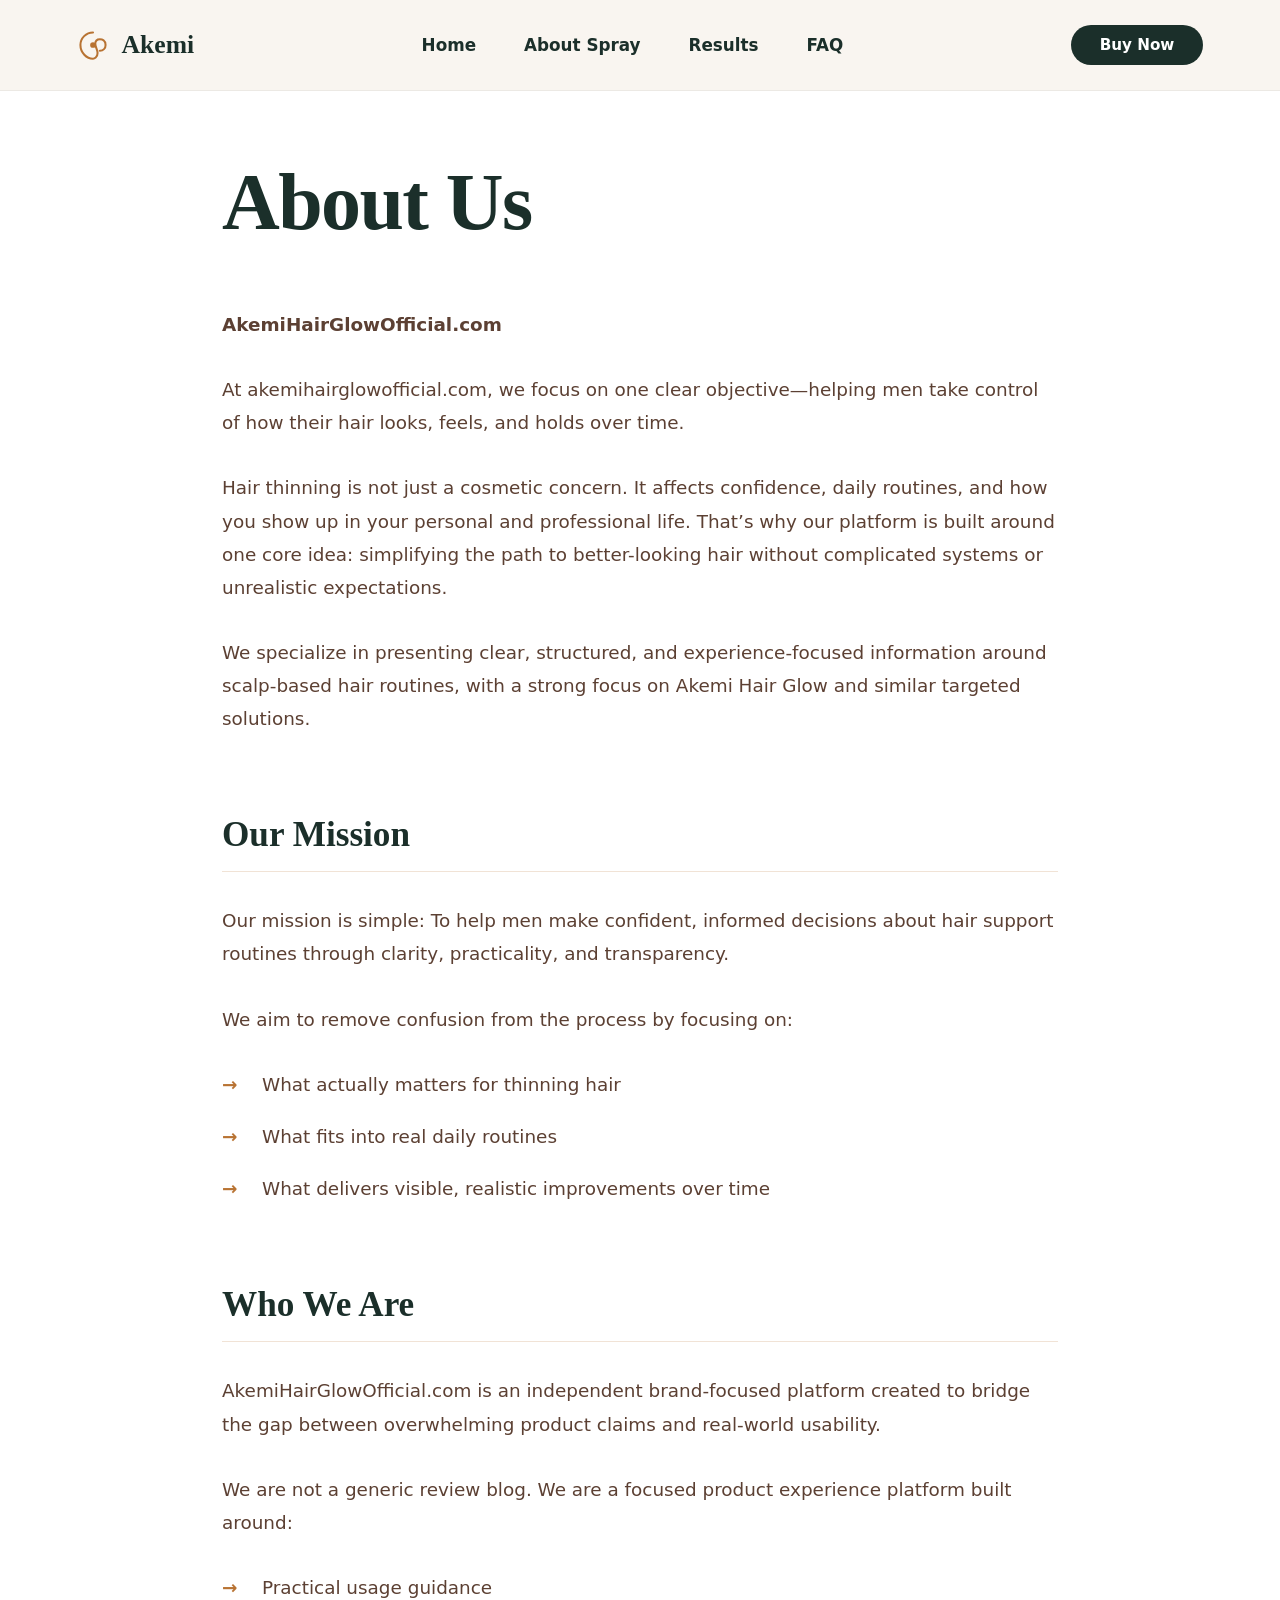
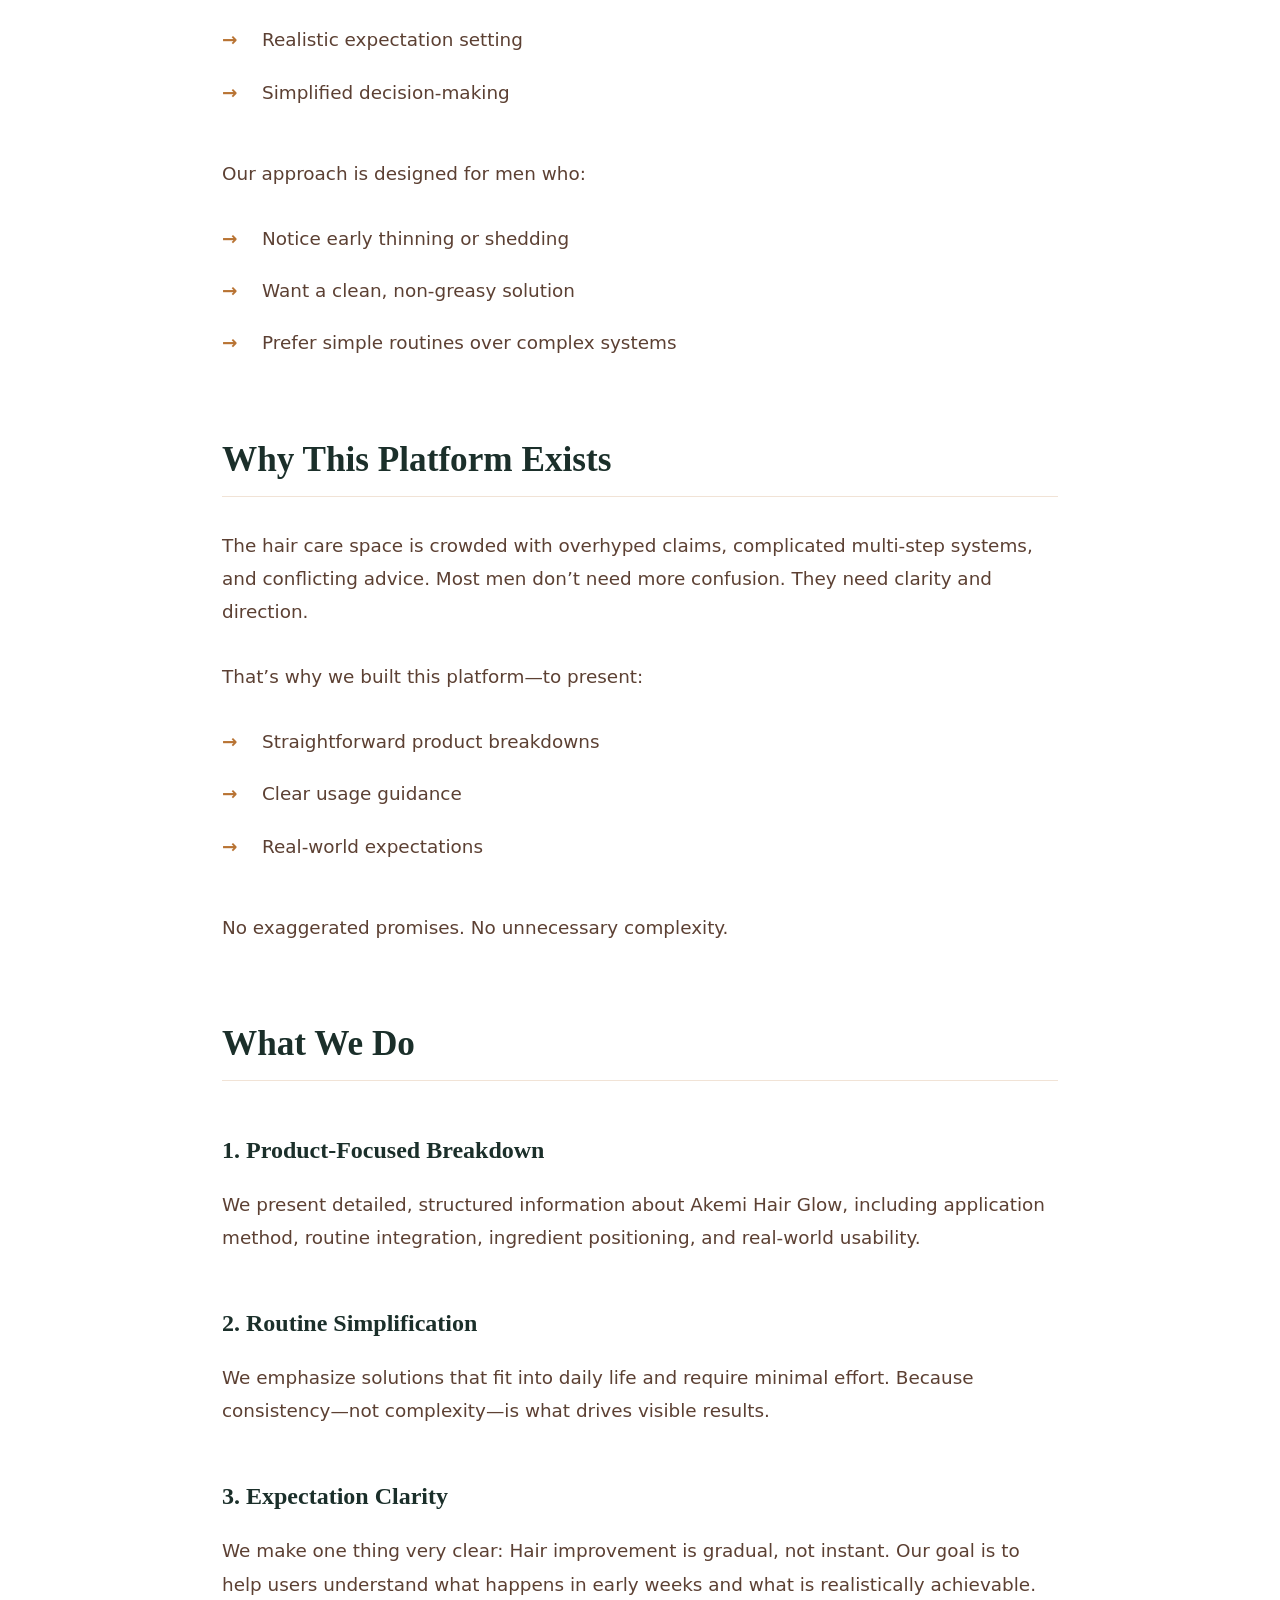
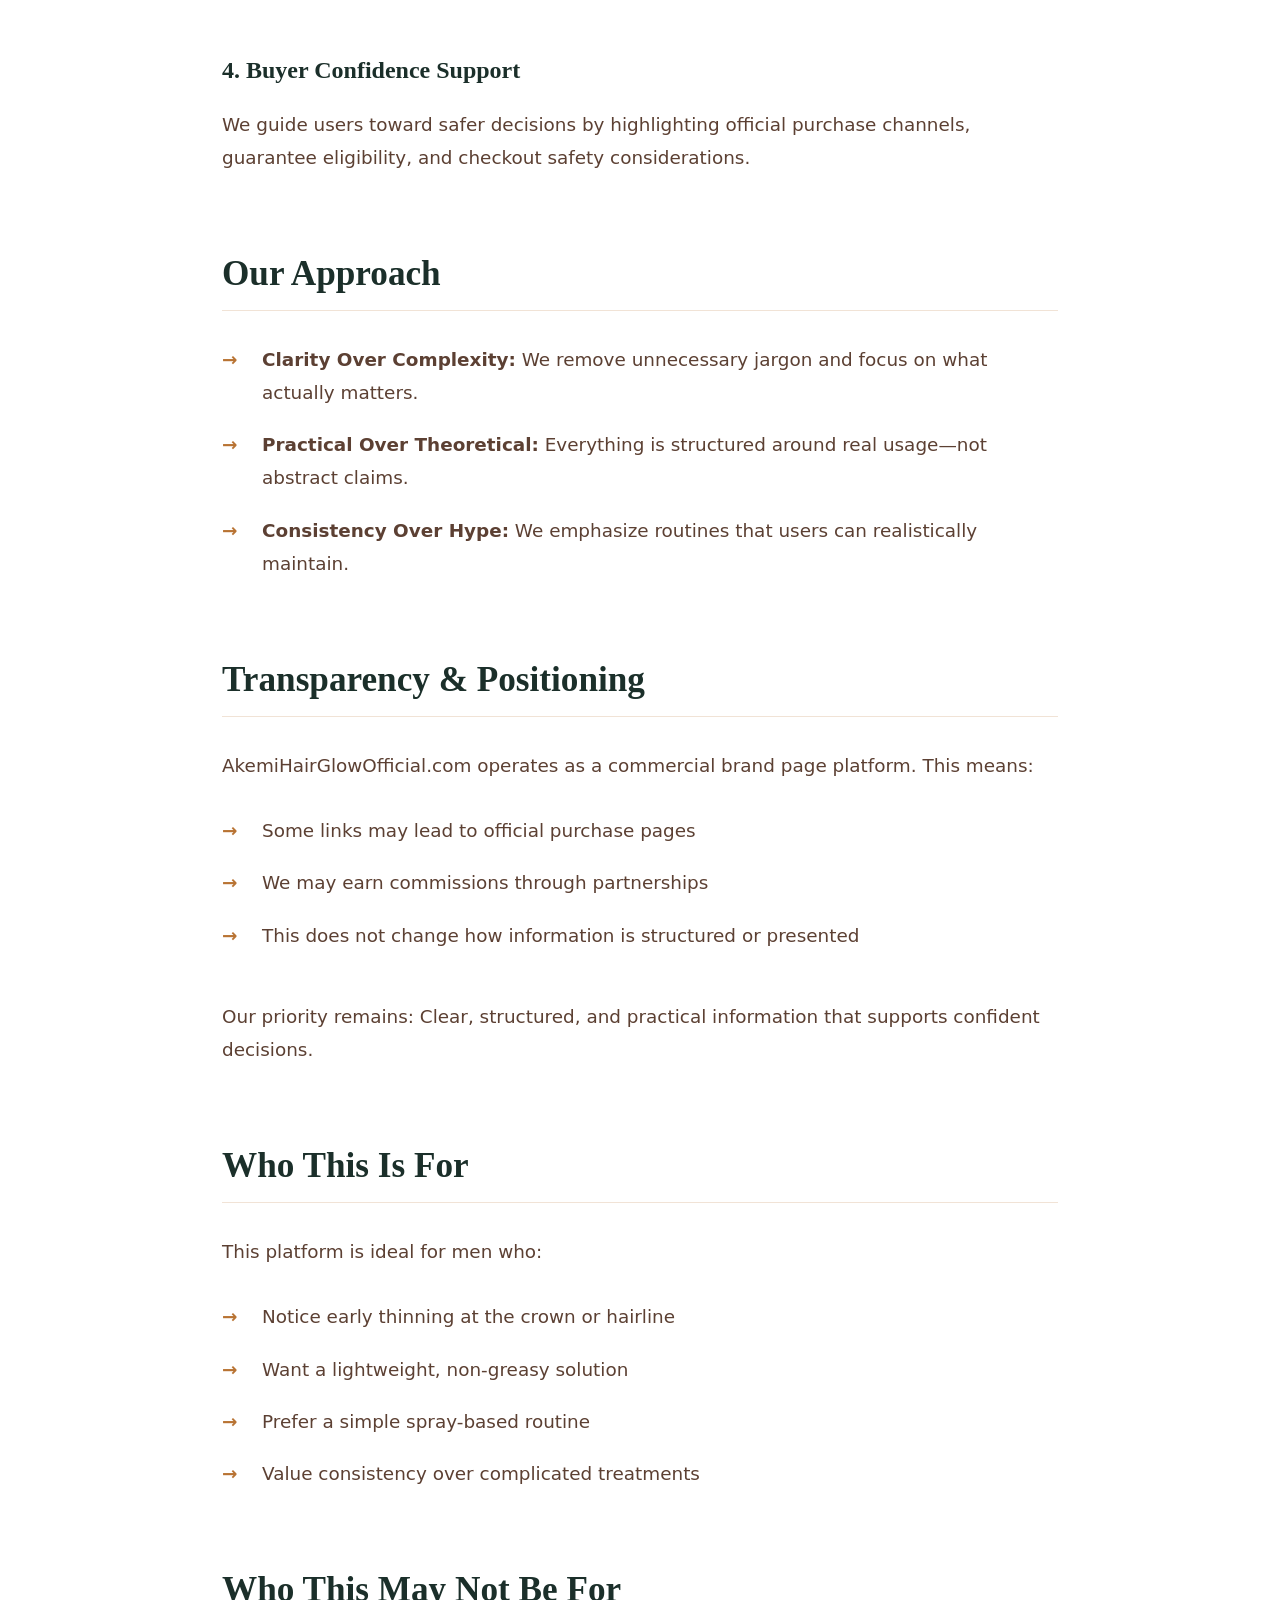
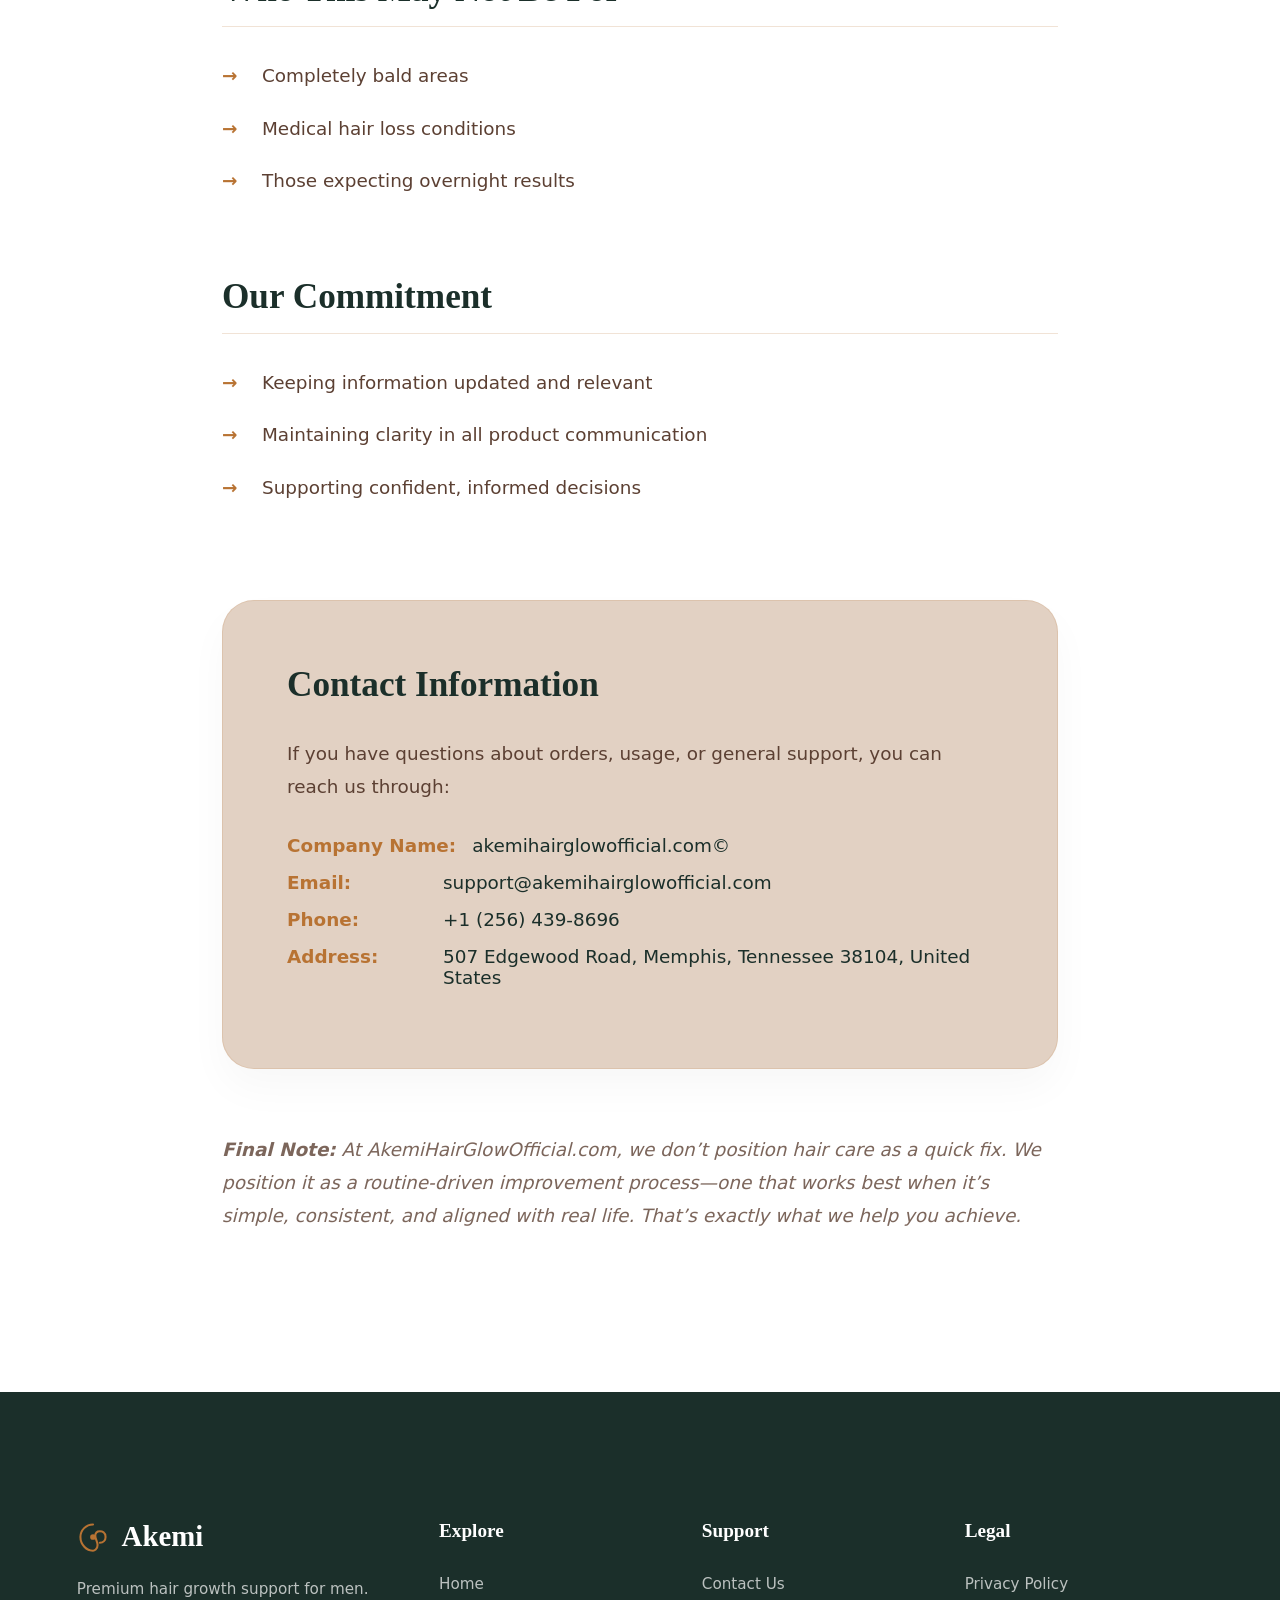
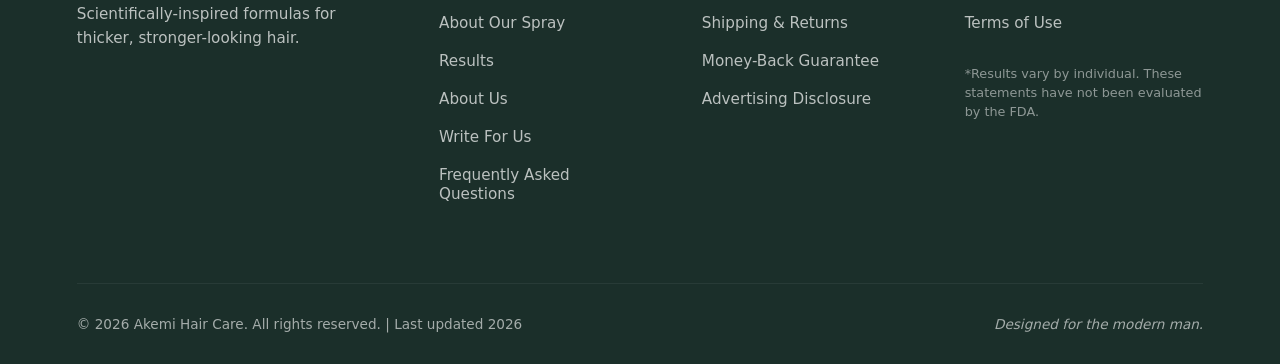
<file: about.html>
<!DOCTYPE html>
<html lang="en">
<head>
      <meta charset="UTF-8">
    <meta name="viewport" content="width=device-width, initial-scale=1.0">
    <meta name="title" content="About Us | Akemi Hair Glow Official">
    <meta name="description" content="Learn more about AkemiHairGlowOfficial.com, our mission to simplify hair care for men, and our commitment to clarity.">
    <title>About Us | Akemi Hair Glow Official</title>

    <!-- Open Graph Meta Tags -->
    <meta property="og:title" content="About Us | Akemi Hair Glow Official">
    <meta property="og:description" content="Learn more about AkemiHairGlowOfficial.com, our mission to simplify hair care for men, and our commitment to clarity.">
    <meta property="og:url" content="https://www.akemihairglowofficial.com/about.html">
    <meta property="og:image" content="https://www.akemihairglowofficial.com/public/hero-main.webp">
    <meta property="og:type" content="website">

    <!-- Twitter Card Meta Tags -->
    <meta name="twitter:card" content="summary_large_image">
    <meta name="twitter:title" content="About Us | Akemi Hair Glow Official">
    <meta name="twitter:description" content="Learn more about AkemiHairGlowOfficial.com, our mission to simplify hair care for men, and our commitment to clarity.">
    <meta name="twitter:image" content="https://www.akemihairglowofficial.com/public/hero-main.webp">

    <link rel="canonical" href="https://www.akemihairglowofficial.com/about.html">
    <link rel="icon" type="image/png" href="favicon.png?v=3">
    <link rel="shortcut icon" href="favicon.png?v=3">
    <link rel="stylesheet" href="style.css">
  <link rel="canonical" href="https://www.akemihairglowofficial.com/about.html" />
  
  <!-- Open Graph / Facebook -->
  <meta property="og:type" content="website" />
  <meta property="og:url" content="https://www.akemihairglowofficial.com/about.html" />
  <meta property="og:title" content="About Us | Akemi Hair Glow Official" />
  <meta property="og:description" content="Learn more about AkemiHairGlowOfficial.com, our mission to simplify hair care for men, and our commitment to clarity." />
  <meta property="og:image" content="https://www.akemihairglowofficial.com/public/hero-main.webp" />

  <!-- Twitter -->
  <meta property="twitter:card" content="summary_large_image" />
  <meta property="twitter:url" content="https://www.akemihairglowofficial.com/about.html" />
  <meta property="twitter:title" content="About Us | Akemi Hair Glow Official" />
  <meta property="twitter:description" content="Learn more about AkemiHairGlowOfficial.com, our mission to simplify hair care for men, and our commitment to clarity." />
  <meta property="twitter:image" content="https://www.akemihairglowofficial.com/public/hero-main.webp" />
</head>
<body>

  <!-- ── Navbar ─────────────────────────────────── -->
  <header class="nav is-scrolled" id="nav" role="banner" style="background: var(--c-bg); border-bottom: 1px solid rgba(0,0,0,0.05);">
    <nav class="nav__inner" aria-label="Main navigation">
      <a href="index.html" class="nav__brand" id="nav-brand" aria-label="Akemi Hair Glow home">
        <svg class="nav__brand-icon" viewBox="0 0 28 28" fill="none" aria-hidden="true" xmlns="http://www.w3.org/2000/svg">
          <path d="M14 3C8 3 3 8 3 14c0 6.627 5.373 12 11 12 1 0 4-1 4-5 0-3-2-5-2-8 0-2 1-4 4-4 2 0 5 1 5 5 0 3-2 5-5 5" stroke="currentColor" stroke-width="1.8" stroke-linecap="round" stroke-linejoin="round"/>
          <circle cx="14" cy="14" r="2.5" fill="currentColor"/>
        </svg>
        <span class="nav__brand-name">Akemi</span>
      </a>

      <div class="nav__menu" id="nav-menu">
        <ul class="nav__links" id="nav-links">
          <li><a href="index.html#hero"    class="nav__link">Home</a></li>
          <li><a href="index.html#overview" class="nav__link">About Spray</a></li>
          <li><a href="index.html#reviews"  class="nav__link">Results</a></li>
          <li><a href="index.html#faq"      class="nav__link">FAQ</a></li>
        </ul>
      </div>

      <div class="nav__actions">
        <a href="index.html#shop" class="nav__cta" id="nav-cta">Buy Now</a>
        <button class="nav__toggle" id="nav-toggle" aria-label="Toggle menu">
          <span class="nav__toggle-line"></span>
          <span class="nav__toggle-line"></span>
          <span class="nav__toggle-line"></span>
        </button>
      </div>
    </nav>
  </header>

  <main class="policy">
    <div class="policy__container">
      <h1 class="policy__title">About Us</h1>
      
      <div class="policy__content">
        <p><strong>AkemiHairGlowOfficial.com</strong></p>
        <p>At akemihairglowofficial.com, we focus on one clear objective—helping men take control of how their hair looks, feels, and holds over time.</p>
        <p>Hair thinning is not just a cosmetic concern. It affects confidence, daily routines, and how you show up in your personal and professional life. That’s why our platform is built around one core idea: simplifying the path to better-looking hair without complicated systems or unrealistic expectations.</p>
        <p>We specialize in presenting clear, structured, and experience-focused information around scalp-based hair routines, with a strong focus on Akemi Hair Glow and similar targeted solutions.</p>

        <h2>Our Mission</h2>
        <p>Our mission is simple: To help men make confident, informed decisions about hair support routines through clarity, practicality, and transparency.</p>
        <p>We aim to remove confusion from the process by focusing on:</p>
        <ul>
          <li>What actually matters for thinning hair</li>
          <li>What fits into real daily routines</li>
          <li>What delivers visible, realistic improvements over time</li>
        </ul>

        <h2>Who We Are</h2>
        <p>AkemiHairGlowOfficial.com is an independent brand-focused platform created to bridge the gap between overwhelming product claims and real-world usability.</p>
        <p>We are not a generic review blog. We are a focused product experience platform built around:</p>
        <ul>
          <li>Practical usage guidance</li>
          <li>Realistic expectation setting</li>
          <li>Simplified decision-making</li>
        </ul>
        <p>Our approach is designed for men who:</p>
        <ul>
          <li>Notice early thinning or shedding</li>
          <li>Want a clean, non-greasy solution</li>
          <li>Prefer simple routines over complex systems</li>
        </ul>

        <h2>Why This Platform Exists</h2>
        <p>The hair care space is crowded with overhyped claims, complicated multi-step systems, and conflicting advice. Most men don’t need more confusion. They need clarity and direction.</p>
        <p>That’s why we built this platform—to present:</p>
        <ul>
          <li>Straightforward product breakdowns</li>
          <li>Clear usage guidance</li>
          <li>Real-world expectations</li>
        </ul>
        <p>No exaggerated promises. No unnecessary complexity.</p>

        <h2>What We Do</h2>
        <h3>1. Product-Focused Breakdown</h3>
        <p>We present detailed, structured information about Akemi Hair Glow, including application method, routine integration, ingredient positioning, and real-world usability.</p>

        <h3>2. Routine Simplification</h3>
        <p>We emphasize solutions that fit into daily life and require minimal effort. Because consistency—not complexity—is what drives visible results.</p>

        <h3>3. Expectation Clarity</h3>
        <p>We make one thing very clear: Hair improvement is gradual, not instant. Our goal is to help users understand what happens in early weeks and what is realistically achievable.</p>

        <h3>4. Buyer Confidence Support</h3>
        <p>We guide users toward safer decisions by highlighting official purchase channels, guarantee eligibility, and checkout safety considerations.</p>

        <h2>Our Approach</h2>
        <ul>
          <li><strong>Clarity Over Complexity:</strong> We remove unnecessary jargon and focus on what actually matters.</li>
          <li><strong>Practical Over Theoretical:</strong> Everything is structured around real usage—not abstract claims.</li>
          <li><strong>Consistency Over Hype:</strong> We emphasize routines that users can realistically maintain.</li>
        </ul>

        <h2>Transparency & Positioning</h2>
        <p>AkemiHairGlowOfficial.com operates as a commercial brand page platform. This means:</p>
        <ul>
          <li>Some links may lead to official purchase pages</li>
          <li>We may earn commissions through partnerships</li>
          <li>This does not change how information is structured or presented</li>
        </ul>
        <p>Our priority remains: Clear, structured, and practical information that supports confident decisions.</p>

        <h2>Who This Is For</h2>
        <p>This platform is ideal for men who:</p>
        <ul>
          <li>Notice early thinning at the crown or hairline</li>
          <li>Want a lightweight, non-greasy solution</li>
          <li>Prefer a simple spray-based routine</li>
          <li>Value consistency over complicated treatments</li>
        </ul>

        <h2>Who This May Not Be For</h2>
        <ul>
          <li>Completely bald areas</li>
          <li>Medical hair loss conditions</li>
          <li>Those expecting overnight results</li>
        </ul>

        <h2>Our Commitment</h2>
        <ul>
          <li>Keeping information updated and relevant</li>
          <li>Maintaining clarity in all product communication</li>
          <li>Supporting confident, informed decisions</li>
        </ul>

        <div class="policy__contact-box">
          <h2>Contact Information</h2>
          <p>If you have questions about orders, usage, or general support, you can reach us through:</p>
          <span class="policy__contact-item"><strong>Company Name:</strong> akemihairglowofficial.com©</span>
          <span class="policy__contact-item"><strong>Email:</strong> support@akemihairglowofficial.com</span>
          <span class="policy__contact-item"><strong>Phone:</strong> +1 (256) 439-8696</span>
          <span class="policy__contact-item"><strong>Address:</strong> 507 Edgewood Road, Memphis, Tennessee 38104, United States</span>
        </div>

        <p style="margin-top: 4rem; font-style: italic; opacity: 0.8;">
          <strong>Final Note:</strong> At AkemiHairGlowOfficial.com, we don’t position hair care as a quick fix. We position it as a routine-driven improvement process—one that works best when it’s simple, consistent, and aligned with real life. That’s exactly what we help you achieve.
        </p>
      </div>
    </div>
  </main>

  <!-- ── Footer ─────────────────────────────────── -->
  <footer class="footer">
    <div class="footer__container">
      <div class="footer__grid">
        
        <!-- Col 1: Brand -->
        <div class="footer__col">
          <a href="index.html" class="footer__logo">
            <svg class="footer__logo-icon" viewBox="0 0 28 28" fill="none" xmlns="http://www.w3.org/2000/svg">
              <path d="M14 3C8 3 3 8 3 14c0 6.627 5.373 12 11 12 1 0 4-1 4-5 0-3-2-5-2-8 0-2 1-4 4-4 2 0 5 1 5 5 0 3-2 5-5 5" stroke="currentColor" stroke-width="1.8" stroke-linecap="round" stroke-linejoin="round"/>
              <circle cx="14" cy="14" r="2.5" fill="currentColor"/>
            </svg>
            <span class="footer__logo-name">Akemi</span>
          </a>
          <p class="footer__desc">
            Premium hair growth support for men. Scientifically-inspired formulas for thicker, stronger-looking hair.
          </p>
        </div>

        <!-- Col 2: Navigation -->
        <div class="footer__col">
          <h4 class="footer__title">Explore</h4>
          <ul class="footer__links">
            <li><a href="index.html#hero">Home</a></li>
            <li><a href="index.html#overview">About Our Spray</a></li>
            <li><a href="index.html#reviews">Results</a></li>
            <li><a href="about.html">About Us</a></li>
            <li><a href="write-for-us.html">Write For Us</a></li>
            <li><a href="index.html#faq">Frequently Asked Questions</a></li>
          </ul>
        </div>

        <!-- Col 3: Support -->
        <div class="footer__col">
          <h4 class="footer__title">Support</h4>
          <ul class="footer__links">
            <li><a href="contact.html">Contact Us</a></li>
            <li><a href="shipping-returns.html">Shipping & Returns</a></li>
            <li><a href="money-back-guarantee.html">Money-Back Guarantee</a></li>
            <li><a href="disclosure.html">Advertising Disclosure</a></li>
          </ul>
        </div>

        <!-- Col 4: Legal -->
        <div class="footer__col">
          <h4 class="footer__title">Legal</h4>
          <ul class="footer__links">
            <li><a href="privacy-policy.html">Privacy Policy</a></li>
            <li><a href="terms-of-use.html">Terms of Use</a></li>
          </ul>
          <p class="footer__disclaimer">
            *Results vary by individual. These statements have not been evaluated by the FDA.
          </p>
        </div>

      </div>

      <div class="footer__bottom">
        <p>&copy; 2026 Akemi Hair Care. All rights reserved. | Last updated 2026</p>
        <p class="footer__tagline">Designed for the modern man.</p>
      </div>
    </div>
  </footer>

  <script src="script.js"></script>
</body>
</html>
</file>
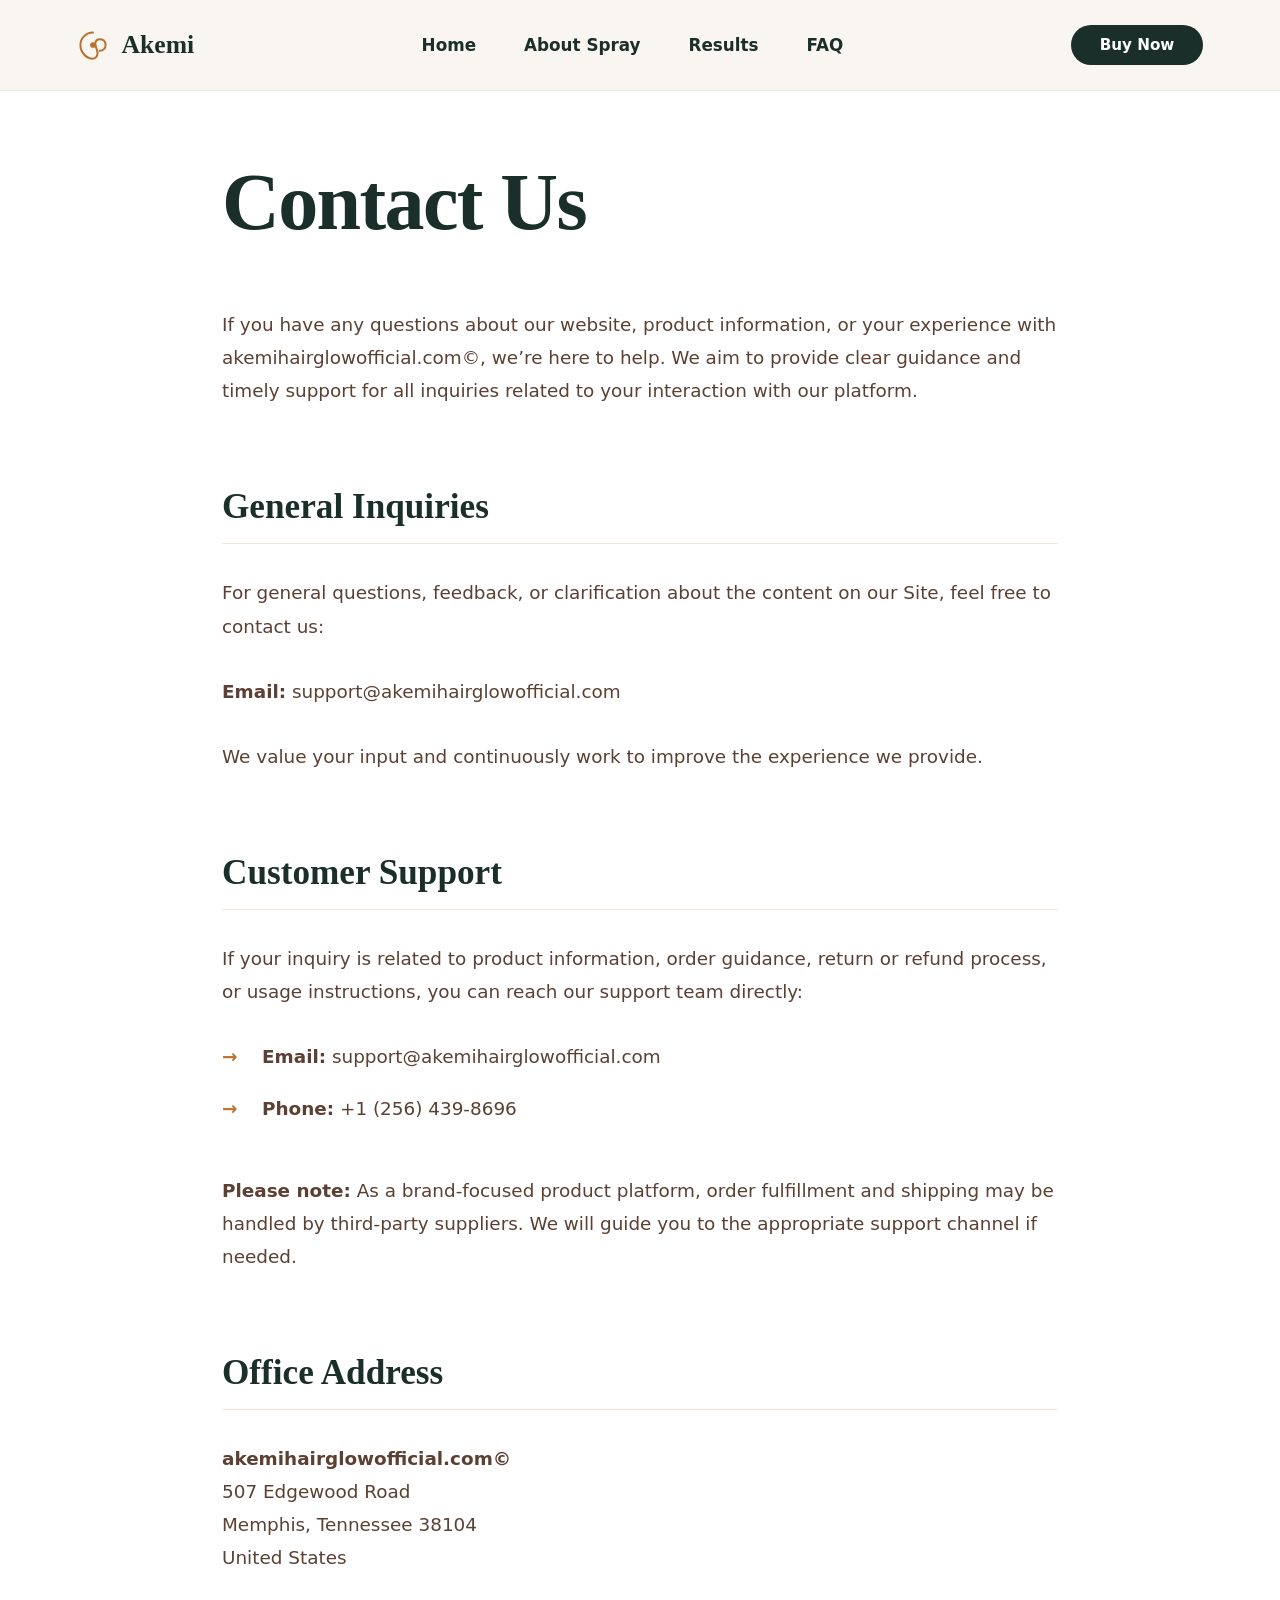
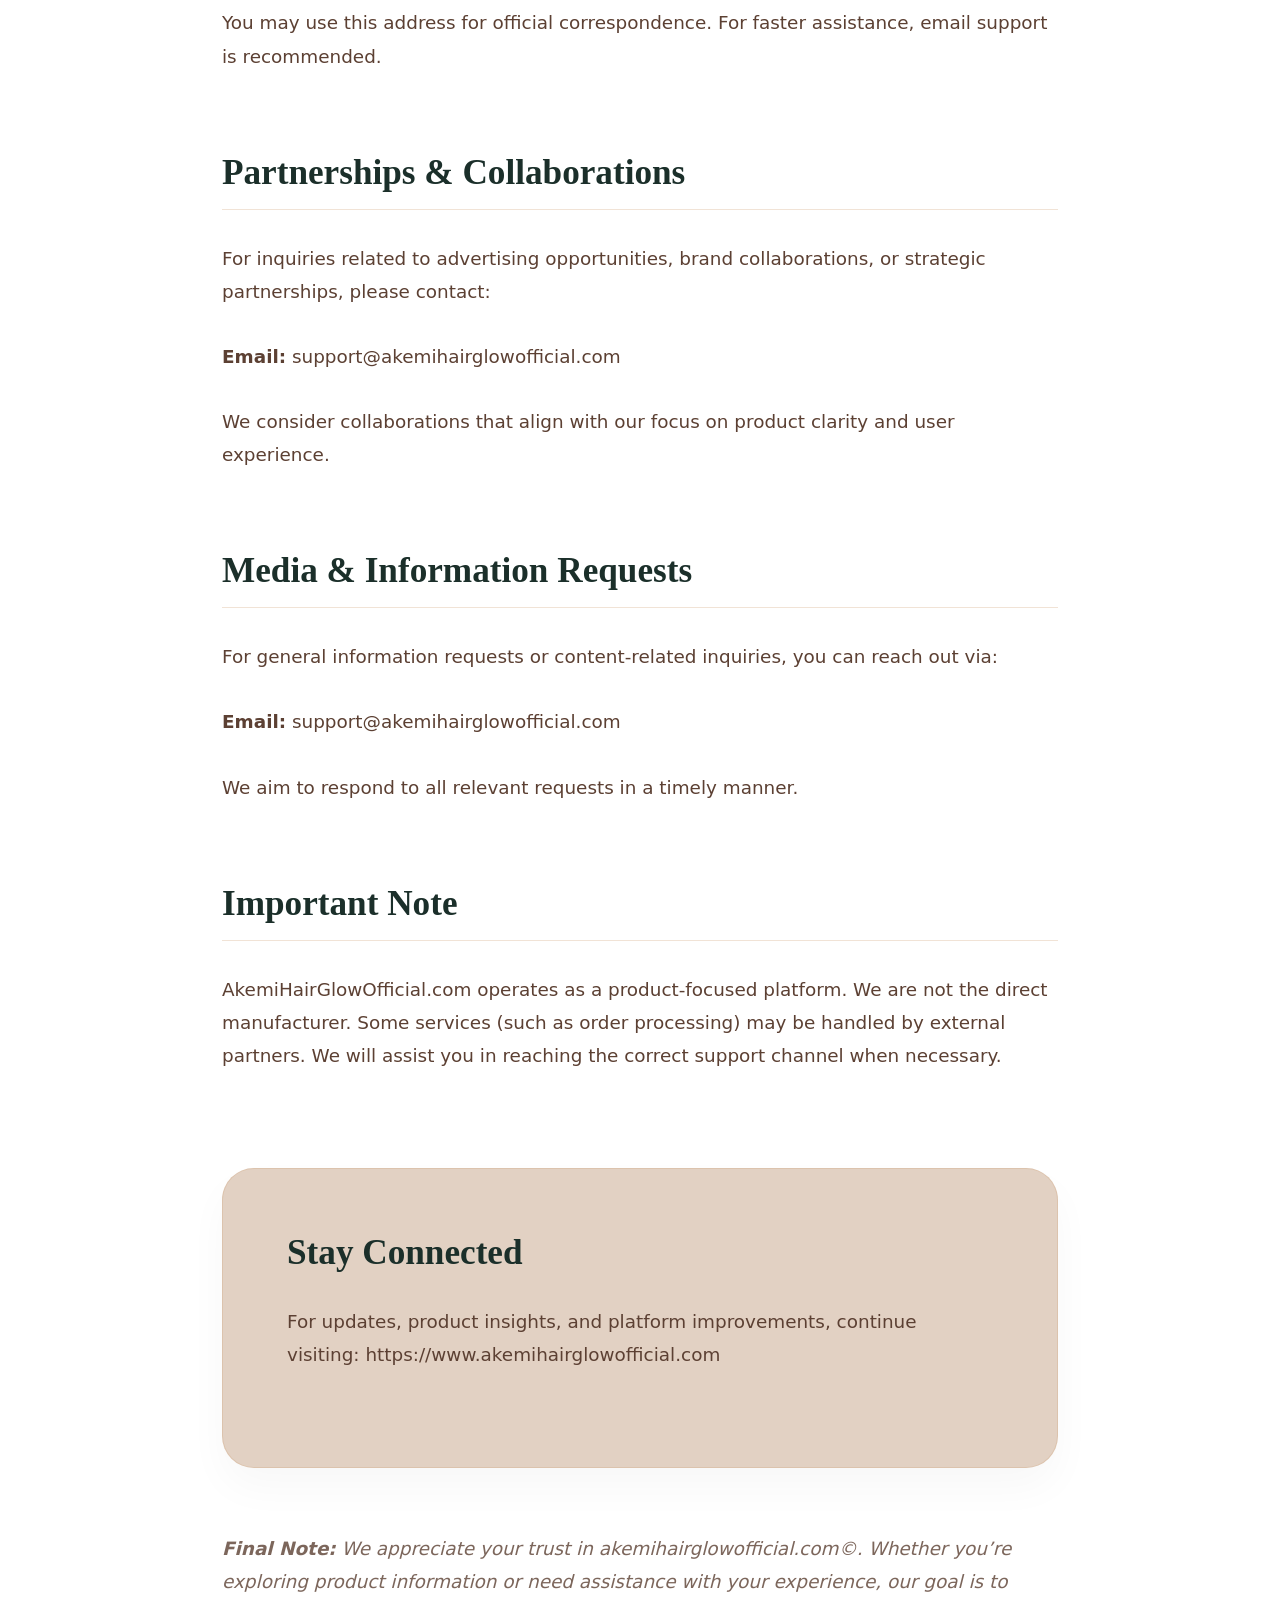
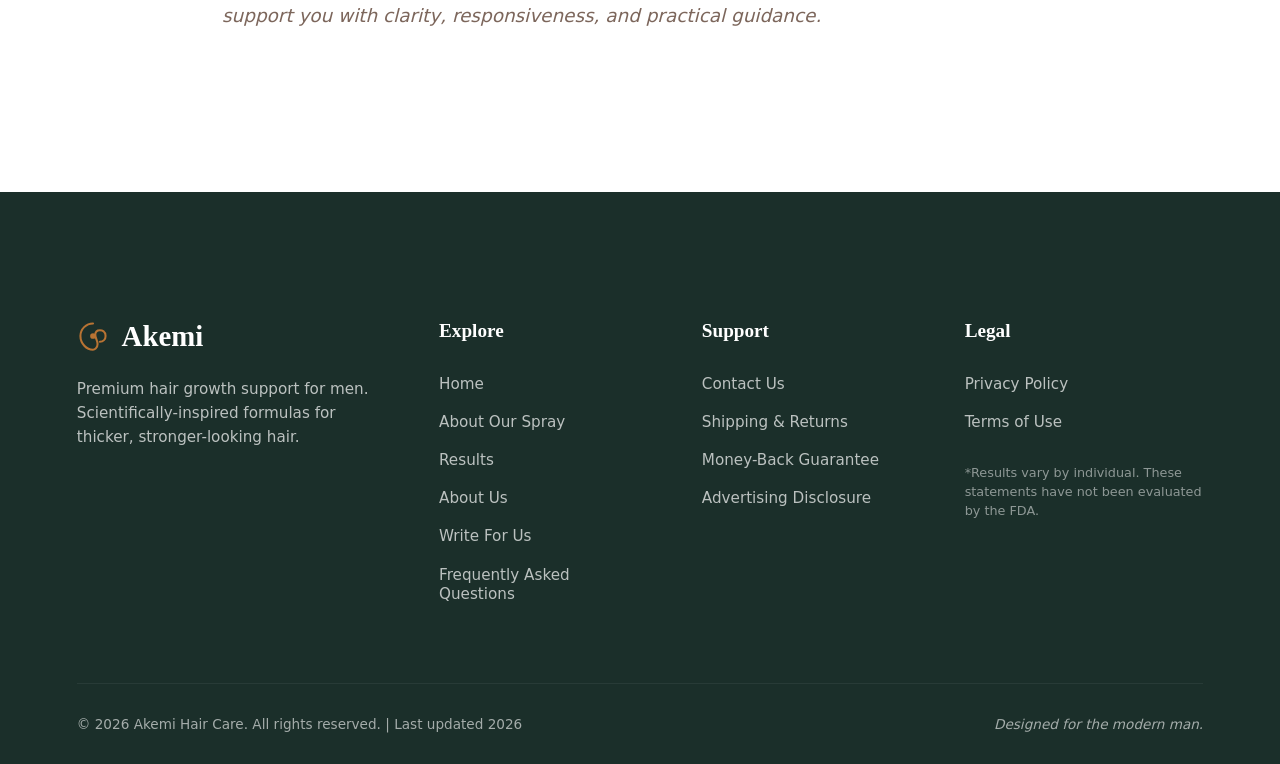
<file: contact.html>
<!DOCTYPE html>
<html lang="en">
<head>
      <meta charset="UTF-8">
    <meta name="viewport" content="width=device-width, initial-scale=1.0">
    <meta name="title" content="Contact Us | Akemi Hair Glow Official">
    <meta name="description" content="Contact Akemi Hair Glow for any questions regarding our website, product information, or your experience.">
    <title>Contact Us | Akemi Hair Glow Official</title>

    <!-- Open Graph Meta Tags -->
    <meta property="og:title" content="Contact Us | Akemi Hair Glow Official">
    <meta property="og:description" content="Contact Akemi Hair Glow for any questions regarding our website, product information, or your experience.">
    <meta property="og:url" content="https://www.akemihairglowofficial.com/contact.html">
    <meta property="og:image" content="https://www.akemihairglowofficial.com/public/hero-main.webp">
    <meta property="og:type" content="website">

    <!-- Twitter Card Meta Tags -->
    <meta name="twitter:card" content="summary_large_image">
    <meta name="twitter:title" content="Contact Us | Akemi Hair Glow Official">
    <meta name="twitter:description" content="Contact Akemi Hair Glow for any questions regarding our website, product information, or your experience.">
    <meta name="twitter:image" content="https://www.akemihairglowofficial.com/public/hero-main.webp">

    <link rel="canonical" href="https://www.akemihairglowofficial.com/contact.html">
    <link rel="icon" type="image/png" href="favicon.png?v=3">
    <link rel="shortcut icon" href="favicon.png?v=3">
    <link rel="stylesheet" href="style.css">
  <link rel="canonical" href="https://www.akemihairglowofficial.com/contact.html" />
  
  <!-- Open Graph / Facebook -->
  <meta property="og:type" content="website" />
  <meta property="og:url" content="https://www.akemihairglowofficial.com/contact.html" />
  <meta property="og:title" content="Contact Us | Akemi Hair Glow Official" />
  <meta property="og:description" content="Contact Akemi Hair Glow for any questions regarding our website, product information, or your experience." />
  <meta property="og:image" content="https://www.akemihairglowofficial.com/public/hero-main.webp" />

  <!-- Twitter -->
  <meta property="twitter:card" content="summary_large_image" />
  <meta property="twitter:url" content="https://www.akemihairglowofficial.com/contact.html" />
  <meta property="twitter:title" content="Contact Us | Akemi Hair Glow Official" />
  <meta property="twitter:description" content="Contact Akemi Hair Glow for any questions regarding our website, product information, or your experience." />
  <meta property="twitter:image" content="https://www.akemihairglowofficial.com/public/hero-main.webp" />
</head>
<body>

  <!-- ── Navbar ─────────────────────────────────── -->
  <header class="nav is-scrolled" id="nav" role="banner" style="background: var(--c-bg); border-bottom: 1px solid rgba(0,0,0,0.05);">
    <nav class="nav__inner" aria-label="Main navigation">
      <a href="index.html" class="nav__brand" id="nav-brand" aria-label="Akemi Hair Glow home">
        <svg class="nav__brand-icon" viewBox="0 0 28 28" fill="none" aria-hidden="true" xmlns="http://www.w3.org/2000/svg">
          <path d="M14 3C8 3 3 8 3 14c0 6.627 5.373 12 11 12 1 0 4-1 4-5 0-3-2-5-2-8 0-2 1-4 4-4 2 0 5 1 5 5 0 3-2 5-5 5" stroke="currentColor" stroke-width="1.8" stroke-linecap="round" stroke-linejoin="round"/>
          <circle cx="14" cy="14" r="2.5" fill="currentColor"/>
        </svg>
        <span class="nav__brand-name">Akemi</span>
      </a>

      <div class="nav__menu" id="nav-menu">
        <ul class="nav__links" id="nav-links">
          <li><a href="index.html#hero"    class="nav__link">Home</a></li>
          <li><a href="index.html#overview" class="nav__link">About Spray</a></li>
          <li><a href="index.html#reviews"  class="nav__link">Results</a></li>
          <li><a href="index.html#faq"      class="nav__link">FAQ</a></li>
        </ul>
      </div>

      <div class="nav__actions">
        <a href="index.html#shop" class="nav__cta" id="nav-cta">Buy Now</a>
        <button class="nav__toggle" id="nav-toggle" aria-label="Toggle menu">
          <span class="nav__toggle-line"></span>
          <span class="nav__toggle-line"></span>
          <span class="nav__toggle-line"></span>
        </button>
      </div>
    </nav>
  </header>

  <main class="policy">
    <div class="policy__container">
      <h1 class="policy__title">Contact Us</h1>
      
      <div class="policy__content">
        <p>If you have any questions about our website, product information, or your experience with akemihairglowofficial.com©, we’re here to help. We aim to provide clear guidance and timely support for all inquiries related to your interaction with our platform.</p>

        <h2>General Inquiries</h2>
        <p>For general questions, feedback, or clarification about the content on our Site, feel free to contact us:</p>
        <p><strong>Email:</strong> support@akemihairglowofficial.com</p>
        <p>We value your input and continuously work to improve the experience we provide.</p>

        <h2>Customer Support</h2>
        <p>If your inquiry is related to product information, order guidance, return or refund process, or usage instructions, you can reach our support team directly:</p>
        <ul>
          <li><strong>Email:</strong> support@akemihairglowofficial.com</li>
          <li><strong>Phone:</strong> +1 (256) 439-8696</li>
        </ul>
        <p><strong>Please note:</strong> As a brand-focused product platform, order fulfillment and shipping may be handled by third-party suppliers. We will guide you to the appropriate support channel if needed.</p>

        <h2>Office Address</h2>
        <p><strong>akemihairglowofficial.com©</strong><br>
        507 Edgewood Road<br>
        Memphis, Tennessee 38104<br>
        United States</p>
        <p>You may use this address for official correspondence. For faster assistance, email support is recommended.</p>

        <h2>Partnerships & Collaborations</h2>
        <p>For inquiries related to advertising opportunities, brand collaborations, or strategic partnerships, please contact:</p>
        <p><strong>Email:</strong> support@akemihairglowofficial.com</p>
        <p>We consider collaborations that align with our focus on product clarity and user experience.</p>

        <h2>Media & Information Requests</h2>
        <p>For general information requests or content-related inquiries, you can reach out via:</p>
        <p><strong>Email:</strong> support@akemihairglowofficial.com</p>
        <p>We aim to respond to all relevant requests in a timely manner.</p>

        <h2>Important Note</h2>
        <p>AkemiHairGlowOfficial.com operates as a product-focused platform. We are not the direct manufacturer. Some services (such as order processing) may be handled by external partners. We will assist you in reaching the correct support channel when necessary.</p>

        <div class="policy__contact-box">
          <h2>Stay Connected</h2>
          <p>For updates, product insights, and platform improvements, continue visiting: <a href="https://www.akemihairglowofficial.com">https://www.akemihairglowofficial.com</a></p>
        </div>

        <p style="margin-top: 4rem; font-style: italic; opacity: 0.8;">
          <strong>Final Note:</strong> We appreciate your trust in akemihairglowofficial.com©. Whether you’re exploring product information or need assistance with your experience, our goal is to support you with clarity, responsiveness, and practical guidance.
        </p>
      </div>
    </div>
  </main>

  <!-- ── Footer ─────────────────────────────────── -->
  <footer class="footer">
    <div class="footer__container">
      <div class="footer__grid">
        
        <!-- Col 1: Brand -->
        <div class="footer__col">
          <a href="index.html" class="footer__logo">
            <svg class="footer__logo-icon" viewBox="0 0 28 28" fill="none" xmlns="http://www.w3.org/2000/svg">
              <path d="M14 3C8 3 3 8 3 14c0 6.627 5.373 12 11 12 1 0 4-1 4-5 0-3-2-5-2-8 0-2 1-4 4-4 2 0 5 1 5 5 0 3-2 5-5 5" stroke="currentColor" stroke-width="1.8" stroke-linecap="round" stroke-linejoin="round"/>
              <circle cx="14" cy="14" r="2.5" fill="currentColor"/>
            </svg>
            <span class="footer__logo-name">Akemi</span>
          </a>
          <p class="footer__desc">
            Premium hair growth support for men. Scientifically-inspired formulas for thicker, stronger-looking hair.
          </p>
        </div>

        <!-- Col 2: Navigation -->
        <div class="footer__col">
          <h4 class="footer__title">Explore</h4>
          <ul class="footer__links">
            <li><a href="index.html#hero">Home</a></li>
            <li><a href="index.html#overview">About Our Spray</a></li>
            <li><a href="index.html#reviews">Results</a></li>
            <li><a href="about.html">About Us</a></li>
            <li><a href="write-for-us.html">Write For Us</a></li>
            <li><a href="index.html#faq">Frequently Asked Questions</a></li>
          </ul>
        </div>

        <!-- Col 3: Support -->
        <div class="footer__col">
          <h4 class="footer__title">Support</h4>
          <ul class="footer__links">
            <li><a href="contact.html">Contact Us</a></li>
            <li><a href="shipping-returns.html">Shipping & Returns</a></li>
            <li><a href="money-back-guarantee.html">Money-Back Guarantee</a></li>
            <li><a href="disclosure.html">Advertising Disclosure</a></li>
          </ul>
        </div>

        <!-- Col 4: Legal -->
        <div class="footer__col">
          <h4 class="footer__title">Legal</h4>
          <ul class="footer__links">
            <li><a href="privacy-policy.html">Privacy Policy</a></li>
            <li><a href="terms-of-use.html">Terms of Use</a></li>
          </ul>
          <p class="footer__disclaimer">
            *Results vary by individual. These statements have not been evaluated by the FDA.
          </p>
        </div>

      </div>

      <div class="footer__bottom">
        <p>&copy; 2026 Akemi Hair Care. All rights reserved. | Last updated 2026</p>
        <p class="footer__tagline">Designed for the modern man.</p>
      </div>
    </div>
  </footer>

  <script src="script.js"></script>
</body>
</html>
</file>
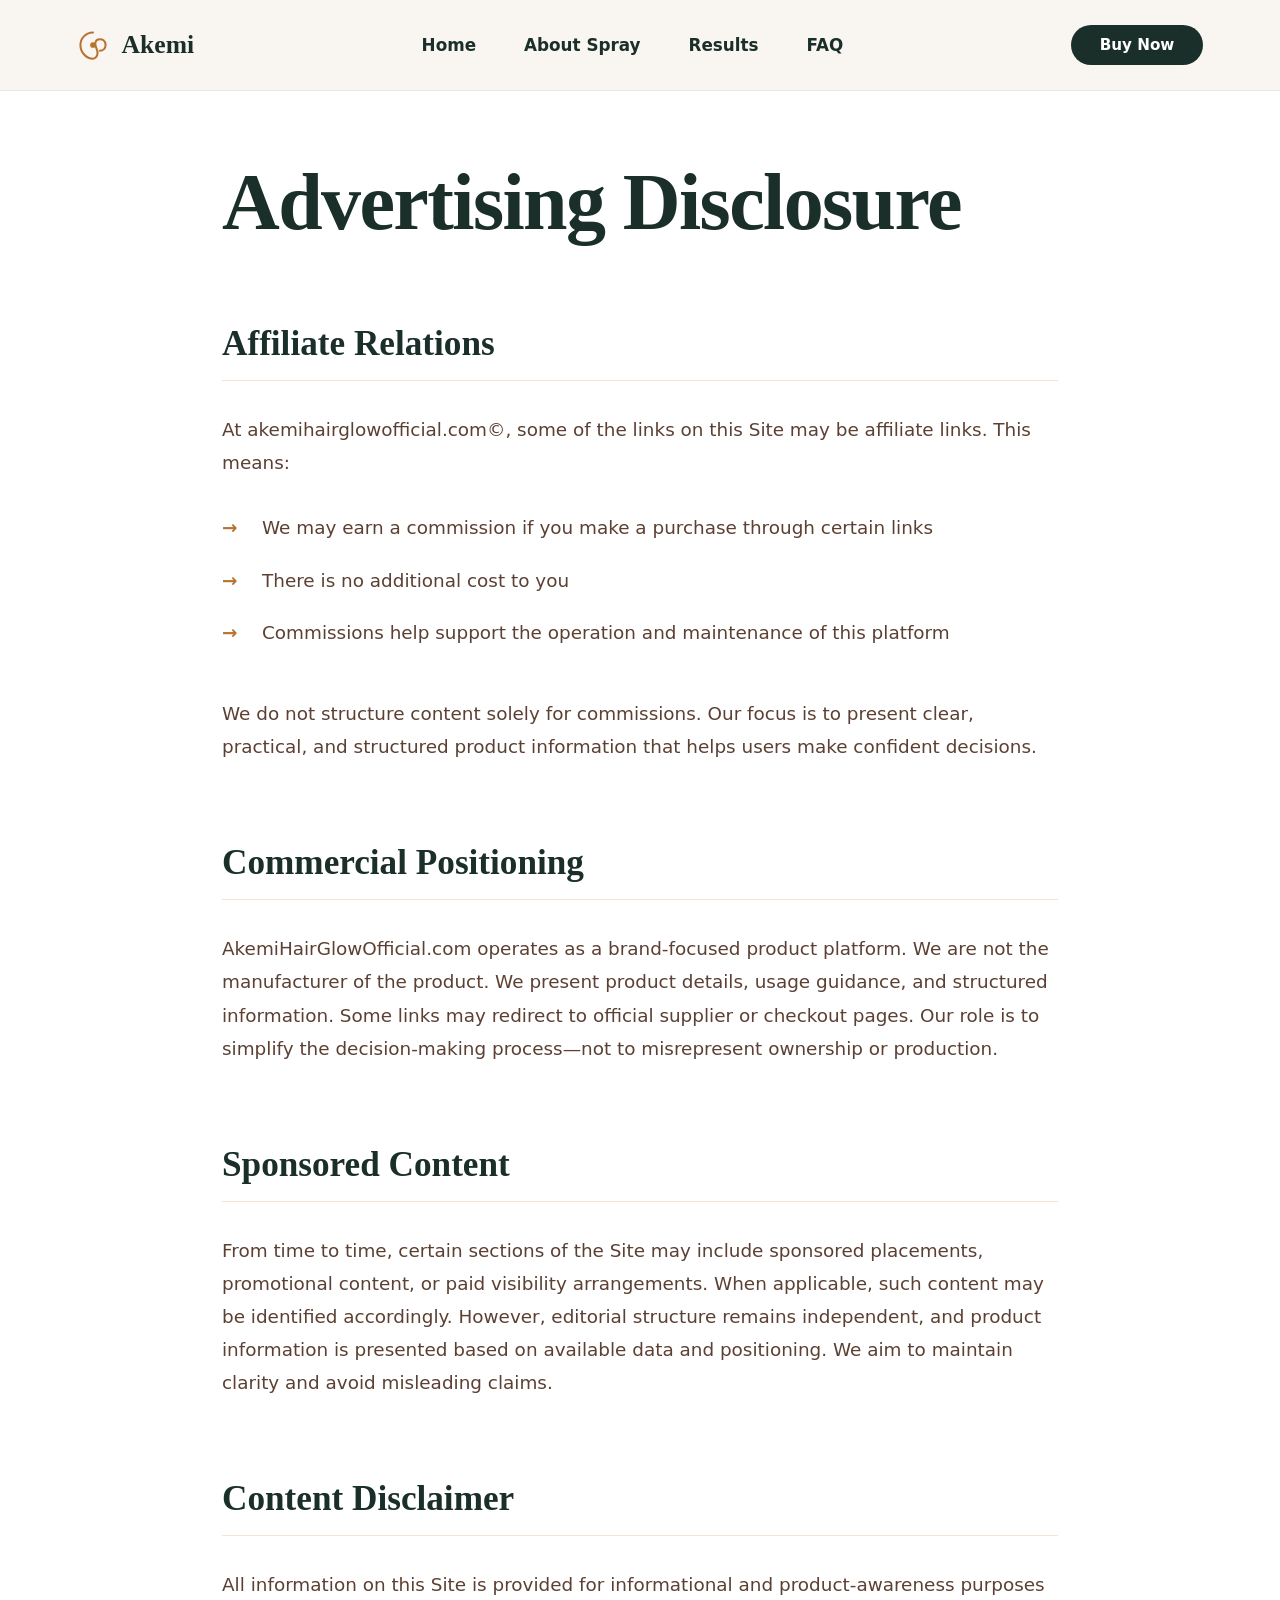
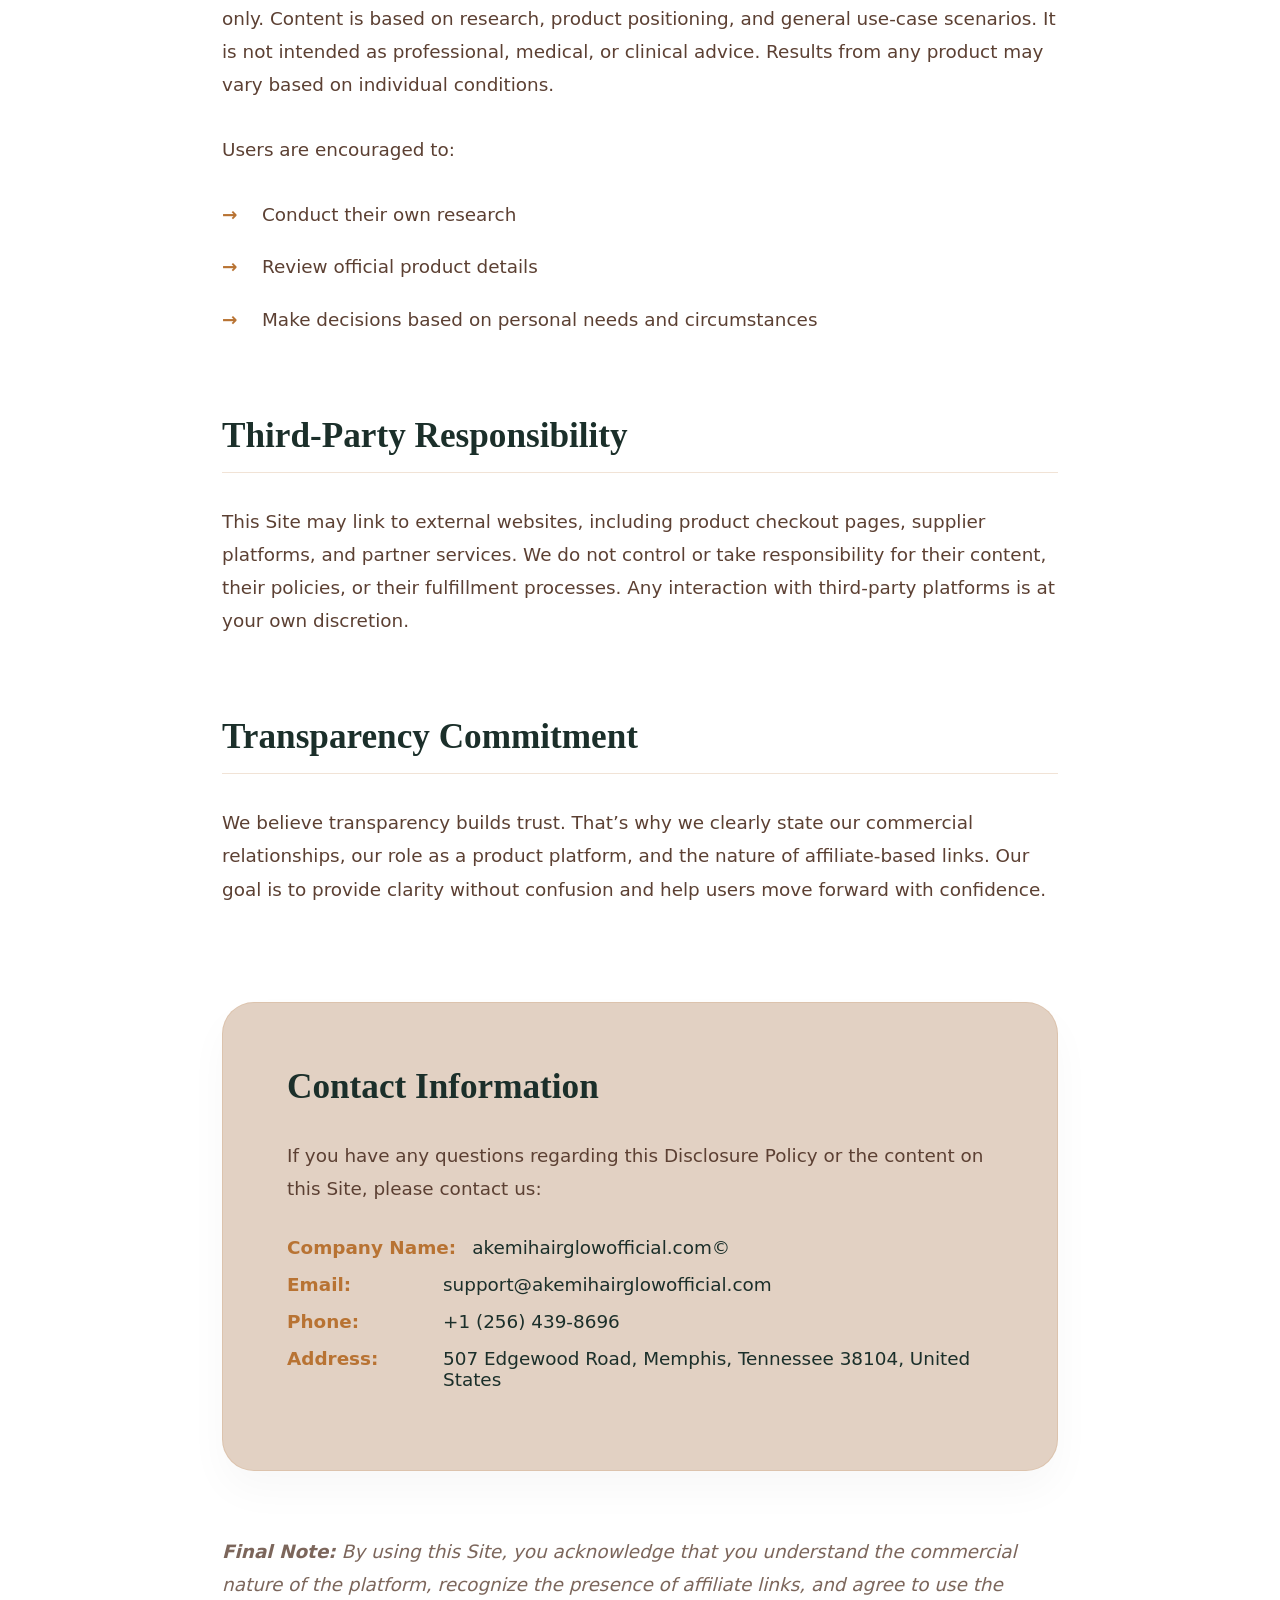
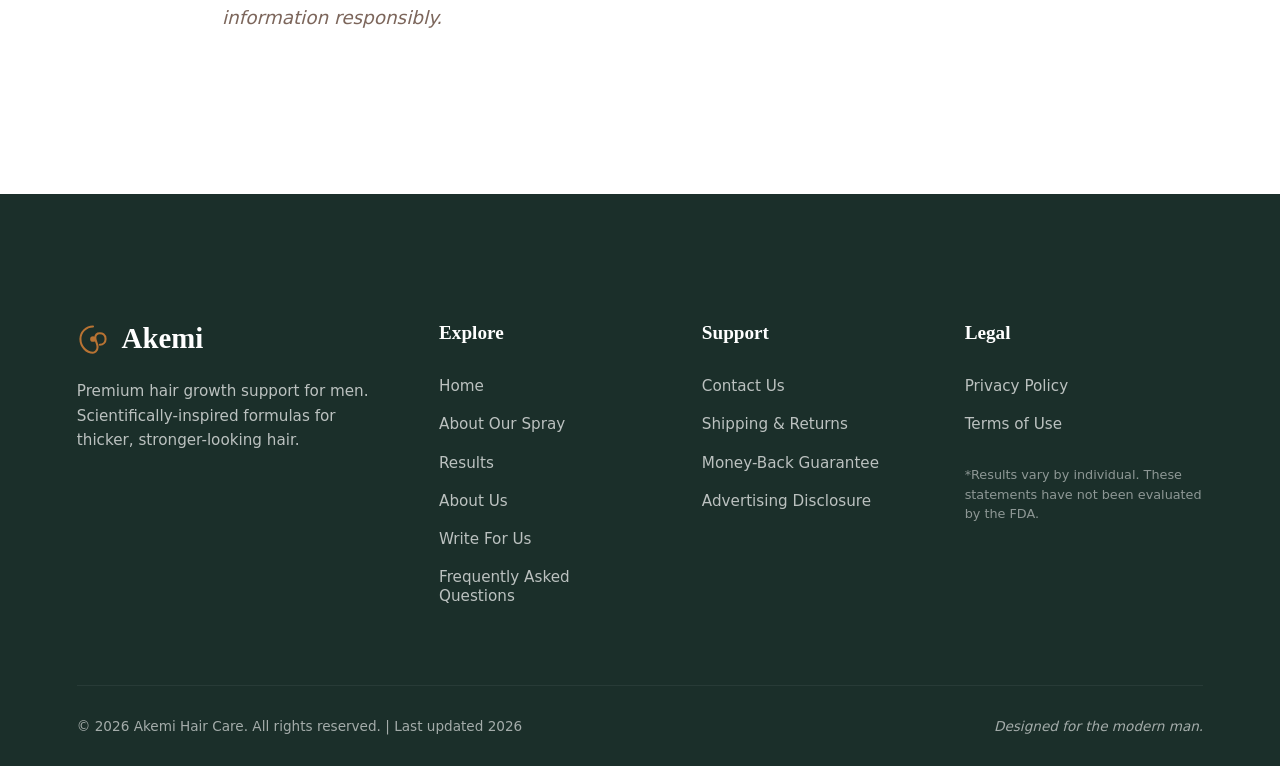
<file: disclosure.html>
<!DOCTYPE html>
<html lang="en">
<head>
      <meta charset="UTF-8">
    <meta name="viewport" content="width=device-width, initial-scale=1.0">
    <meta name="title" content="Advertising Disclosure | Akemi Hair Glow Official">
    <meta name="description" content="Advertising Disclosure for AkemiHairGlowOfficial.com. Learn about our affiliate relations and commercial positioning.">
    <title>Advertising Disclosure | Akemi Hair Glow Official</title>

    <!-- Open Graph Meta Tags -->
    <meta property="og:title" content="Advertising Disclosure | Akemi Hair Glow Official">
    <meta property="og:description" content="Advertising Disclosure for AkemiHairGlowOfficial.com. Learn about our affiliate relations and commercial positioning.">
    <meta property="og:url" content="https://www.akemihairglowofficial.com/disclosure.html">
    <meta property="og:image" content="https://www.akemihairglowofficial.com/public/hero-main.webp">
    <meta property="og:type" content="website">

    <!-- Twitter Card Meta Tags -->
    <meta name="twitter:card" content="summary_large_image">
    <meta name="twitter:title" content="Advertising Disclosure | Akemi Hair Glow Official">
    <meta name="twitter:description" content="Advertising Disclosure for AkemiHairGlowOfficial.com. Learn about our affiliate relations and commercial positioning.">
    <meta name="twitter:image" content="https://www.akemihairglowofficial.com/public/hero-main.webp">

    <link rel="canonical" href="https://www.akemihairglowofficial.com/disclosure.html">
    <link rel="icon" type="image/png" href="favicon.png?v=3">
    <link rel="shortcut icon" href="favicon.png?v=3">
    <link rel="stylesheet" href="style.css">
  <link rel="canonical" href="https://www.akemihairglowofficial.com/disclosure.html" />
  
  <!-- Open Graph / Facebook -->
  <meta property="og:type" content="website" />
  <meta property="og:url" content="https://www.akemihairglowofficial.com/disclosure.html" />
  <meta property="og:title" content="Advertising Disclosure | Akemi Hair Glow Official" />
  <meta property="og:description" content="Advertising Disclosure for AkemiHairGlowOfficial.com. Learn about our affiliate relations and commercial positioning." />
  <meta property="og:image" content="https://www.akemihairglowofficial.com/public/hero-main.webp" />

  <!-- Twitter -->
  <meta property="twitter:card" content="summary_large_image" />
  <meta property="twitter:url" content="https://www.akemihairglowofficial.com/disclosure.html" />
  <meta property="twitter:title" content="Advertising Disclosure | Akemi Hair Glow Official" />
  <meta property="twitter:description" content="Advertising Disclosure for AkemiHairGlowOfficial.com. Learn about our affiliate relations and commercial positioning." />
  <meta property="twitter:image" content="https://www.akemihairglowofficial.com/public/hero-main.webp" />
</head>
<body>

  <!-- ── Navbar ─────────────────────────────────── -->
  <header class="nav is-scrolled" id="nav" role="banner" style="background: var(--c-bg); border-bottom: 1px solid rgba(0,0,0,0.05);">
    <nav class="nav__inner" aria-label="Main navigation">
      <a href="index.html" class="nav__brand" id="nav-brand" aria-label="Akemi Hair Glow home">
        <svg class="nav__brand-icon" viewBox="0 0 28 28" fill="none" aria-hidden="true" xmlns="http://www.w3.org/2000/svg">
          <path d="M14 3C8 3 3 8 3 14c0 6.627 5.373 12 11 12 1 0 4-1 4-5 0-3-2-5-2-8 0-2 1-4 4-4 2 0 5 1 5 5 0 3-2 5-5 5" stroke="currentColor" stroke-width="1.8" stroke-linecap="round" stroke-linejoin="round"/>
          <circle cx="14" cy="14" r="2.5" fill="currentColor"/>
        </svg>
        <span class="nav__brand-name">Akemi</span>
      </a>

      <div class="nav__menu" id="nav-menu">
        <ul class="nav__links" id="nav-links">
          <li><a href="index.html#hero"    class="nav__link">Home</a></li>
          <li><a href="index.html#overview" class="nav__link">About Spray</a></li>
          <li><a href="index.html#reviews"  class="nav__link">Results</a></li>
          <li><a href="index.html#faq"      class="nav__link">FAQ</a></li>
        </ul>
      </div>

      <div class="nav__actions">
        <a href="index.html#shop" class="nav__cta" id="nav-cta">Buy Now</a>
        <button class="nav__toggle" id="nav-toggle" aria-label="Toggle menu">
          <span class="nav__toggle-line"></span>
          <span class="nav__toggle-line"></span>
          <span class="nav__toggle-line"></span>
        </button>
      </div>
    </nav>
  </header>

  <main class="policy">
    <div class="policy__container">
      <h1 class="policy__title">Advertising Disclosure</h1>
      
      <div class="policy__content">
        <h2>Affiliate Relations</h2>
        <p>At akemihairglowofficial.com©, some of the links on this Site may be affiliate links. This means:</p>
        <ul>
          <li>We may earn a commission if you make a purchase through certain links</li>
          <li>There is no additional cost to you</li>
          <li>Commissions help support the operation and maintenance of this platform</li>
        </ul>
        <p>We do not structure content solely for commissions. Our focus is to present clear, practical, and structured product information that helps users make confident decisions.</p>

        <h2>Commercial Positioning</h2>
        <p>AkemiHairGlowOfficial.com operates as a brand-focused product platform. We are not the manufacturer of the product. We present product details, usage guidance, and structured information. Some links may redirect to official supplier or checkout pages. Our role is to simplify the decision-making process—not to misrepresent ownership or production.</p>

        <h2>Sponsored Content</h2>
        <p>From time to time, certain sections of the Site may include sponsored placements, promotional content, or paid visibility arrangements. When applicable, such content may be identified accordingly. However, editorial structure remains independent, and product information is presented based on available data and positioning. We aim to maintain clarity and avoid misleading claims.</p>

        <h2>Content Disclaimer</h2>
        <p>All information on this Site is provided for informational and product-awareness purposes only. Content is based on research, product positioning, and general use-case scenarios. It is not intended as professional, medical, or clinical advice. Results from any product may vary based on individual conditions.</p>
        <p>Users are encouraged to:</p>
        <ul>
          <li>Conduct their own research</li>
          <li>Review official product details</li>
          <li>Make decisions based on personal needs and circumstances</li>
        </ul>

        <h2>Third-Party Responsibility</h2>
        <p>This Site may link to external websites, including product checkout pages, supplier platforms, and partner services. We do not control or take responsibility for their content, their policies, or their fulfillment processes. Any interaction with third-party platforms is at your own discretion.</p>

        <h2>Transparency Commitment</h2>
        <p>We believe transparency builds trust. That’s why we clearly state our commercial relationships, our role as a product platform, and the nature of affiliate-based links. Our goal is to provide clarity without confusion and help users move forward with confidence.</p>

        <div class="policy__contact-box">
          <h2>Contact Information</h2>
          <p>If you have any questions regarding this Disclosure Policy or the content on this Site, please contact us:</p>
          <span class="policy__contact-item"><strong>Company Name:</strong> akemihairglowofficial.com©</span>
          <span class="policy__contact-item"><strong>Email:</strong> support@akemihairglowofficial.com</span>
          <span class="policy__contact-item"><strong>Phone:</strong> +1 (256) 439-8696</span>
          <span class="policy__contact-item"><strong>Address:</strong> 507 Edgewood Road, Memphis, Tennessee 38104, United States</span>
        </div>

        <p style="margin-top: 4rem; font-style: italic; opacity: 0.8;">
          <strong>Final Note:</strong> By using this Site, you acknowledge that you understand the commercial nature of the platform, recognize the presence of affiliate links, and agree to use the information responsibly.
        </p>
      </div>
    </div>
  </main>

  <!-- ── Footer ─────────────────────────────────── -->
  <footer class="footer">
    <div class="footer__container">
      <div class="footer__grid">
        
        <!-- Col 1: Brand -->
        <div class="footer__col">
          <a href="index.html" class="footer__logo">
            <svg class="footer__logo-icon" viewBox="0 0 28 28" fill="none" xmlns="http://www.w3.org/2000/svg">
              <path d="M14 3C8 3 3 8 3 14c0 6.627 5.373 12 11 12 1 0 4-1 4-5 0-3-2-5-2-8 0-2 1-4 4-4 2 0 5 1 5 5 0 3-2 5-5 5" stroke="currentColor" stroke-width="1.8" stroke-linecap="round" stroke-linejoin="round"/>
              <circle cx="14" cy="14" r="2.5" fill="currentColor"/>
            </svg>
            <span class="footer__logo-name">Akemi</span>
          </a>
          <p class="footer__desc">
            Premium hair growth support for men. Scientifically-inspired formulas for thicker, stronger-looking hair.
          </p>
        </div>

        <!-- Col 2: Navigation -->
        <div class="footer__col">
          <h4 class="footer__title">Explore</h4>
          <ul class="footer__links">
            <li><a href="index.html#hero">Home</a></li>
            <li><a href="index.html#overview">About Our Spray</a></li>
            <li><a href="index.html#reviews">Results</a></li>
            <li><a href="about.html">About Us</a></li>
            <li><a href="write-for-us.html">Write For Us</a></li>
            <li><a href="index.html#faq">Frequently Asked Questions</a></li>
          </ul>
        </div>

        <!-- Col 3: Support -->
        <div class="footer__col">
          <h4 class="footer__title">Support</h4>
          <ul class="footer__links">
            <li><a href="contact.html">Contact Us</a></li>
            <li><a href="shipping-returns.html">Shipping & Returns</a></li>
            <li><a href="money-back-guarantee.html">Money-Back Guarantee</a></li>
            <li><a href="disclosure.html">Advertising Disclosure</a></li>
          </ul>
        </div>

        <!-- Col 4: Legal -->
        <div class="footer__col">
          <h4 class="footer__title">Legal</h4>
          <ul class="footer__links">
            <li><a href="privacy-policy.html">Privacy Policy</a></li>
            <li><a href="terms-of-use.html">Terms of Use</a></li>
          </ul>
          <p class="footer__disclaimer">
            *Results vary by individual. These statements have not been evaluated by the FDA.
          </p>
        </div>

      </div>

      <div class="footer__bottom">
        <p>&copy; 2026 Akemi Hair Care. All rights reserved. | Last updated 2026</p>
        <p class="footer__tagline">Designed for the modern man.</p>
      </div>
    </div>
  </footer>

  <script src="script.js"></script>
</body>
</html>
</file>
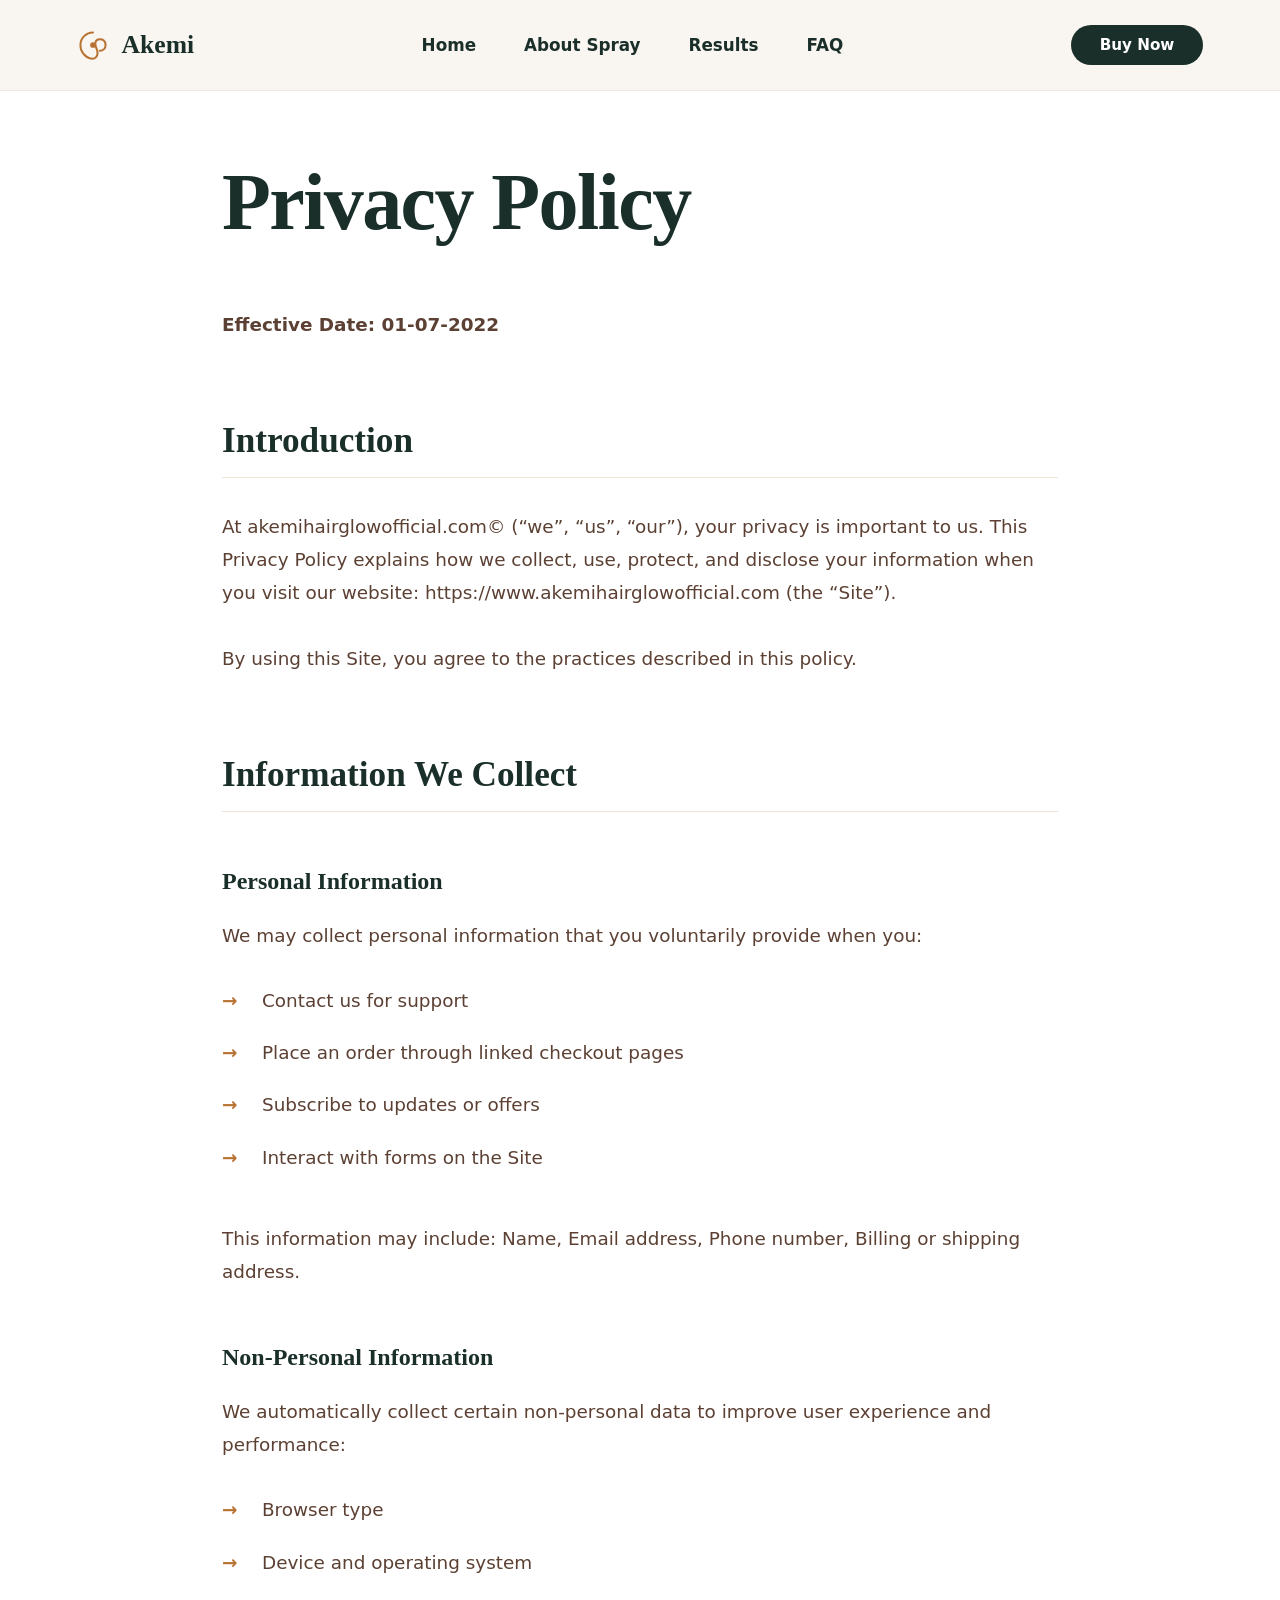
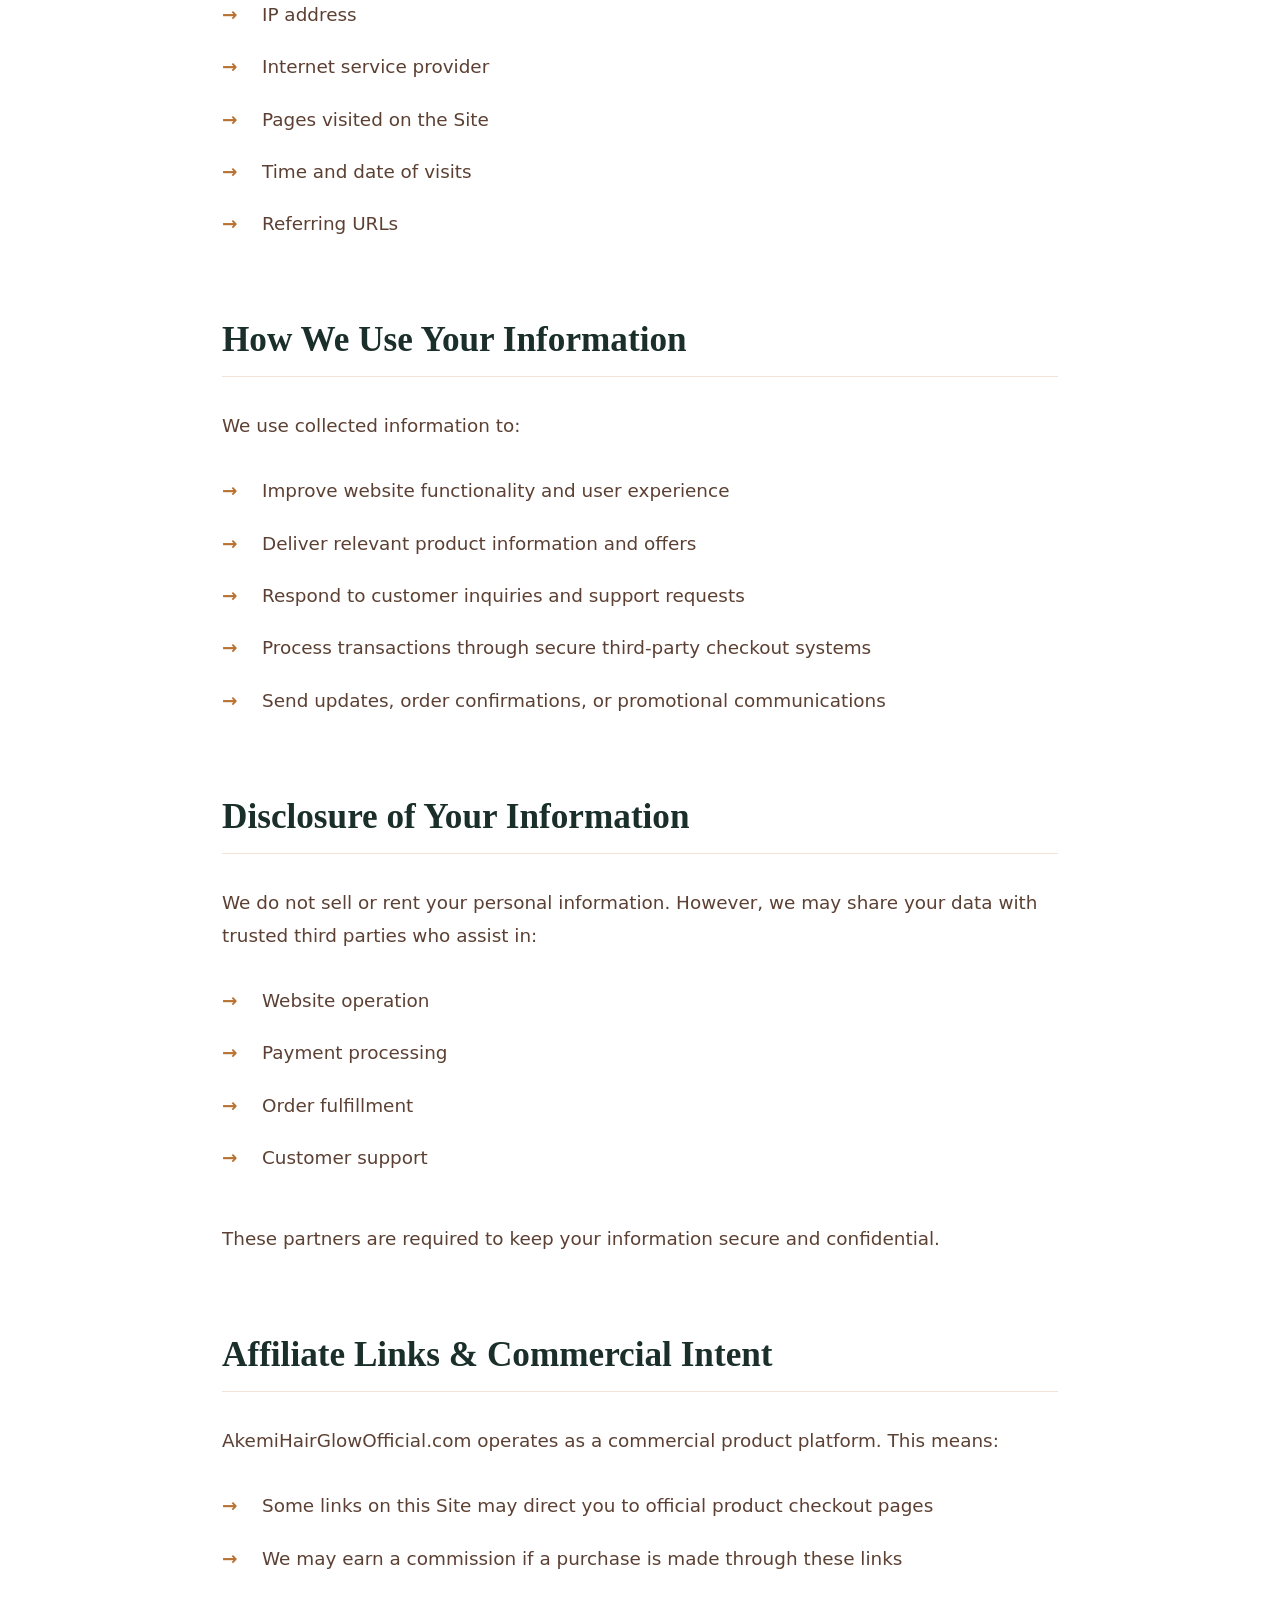
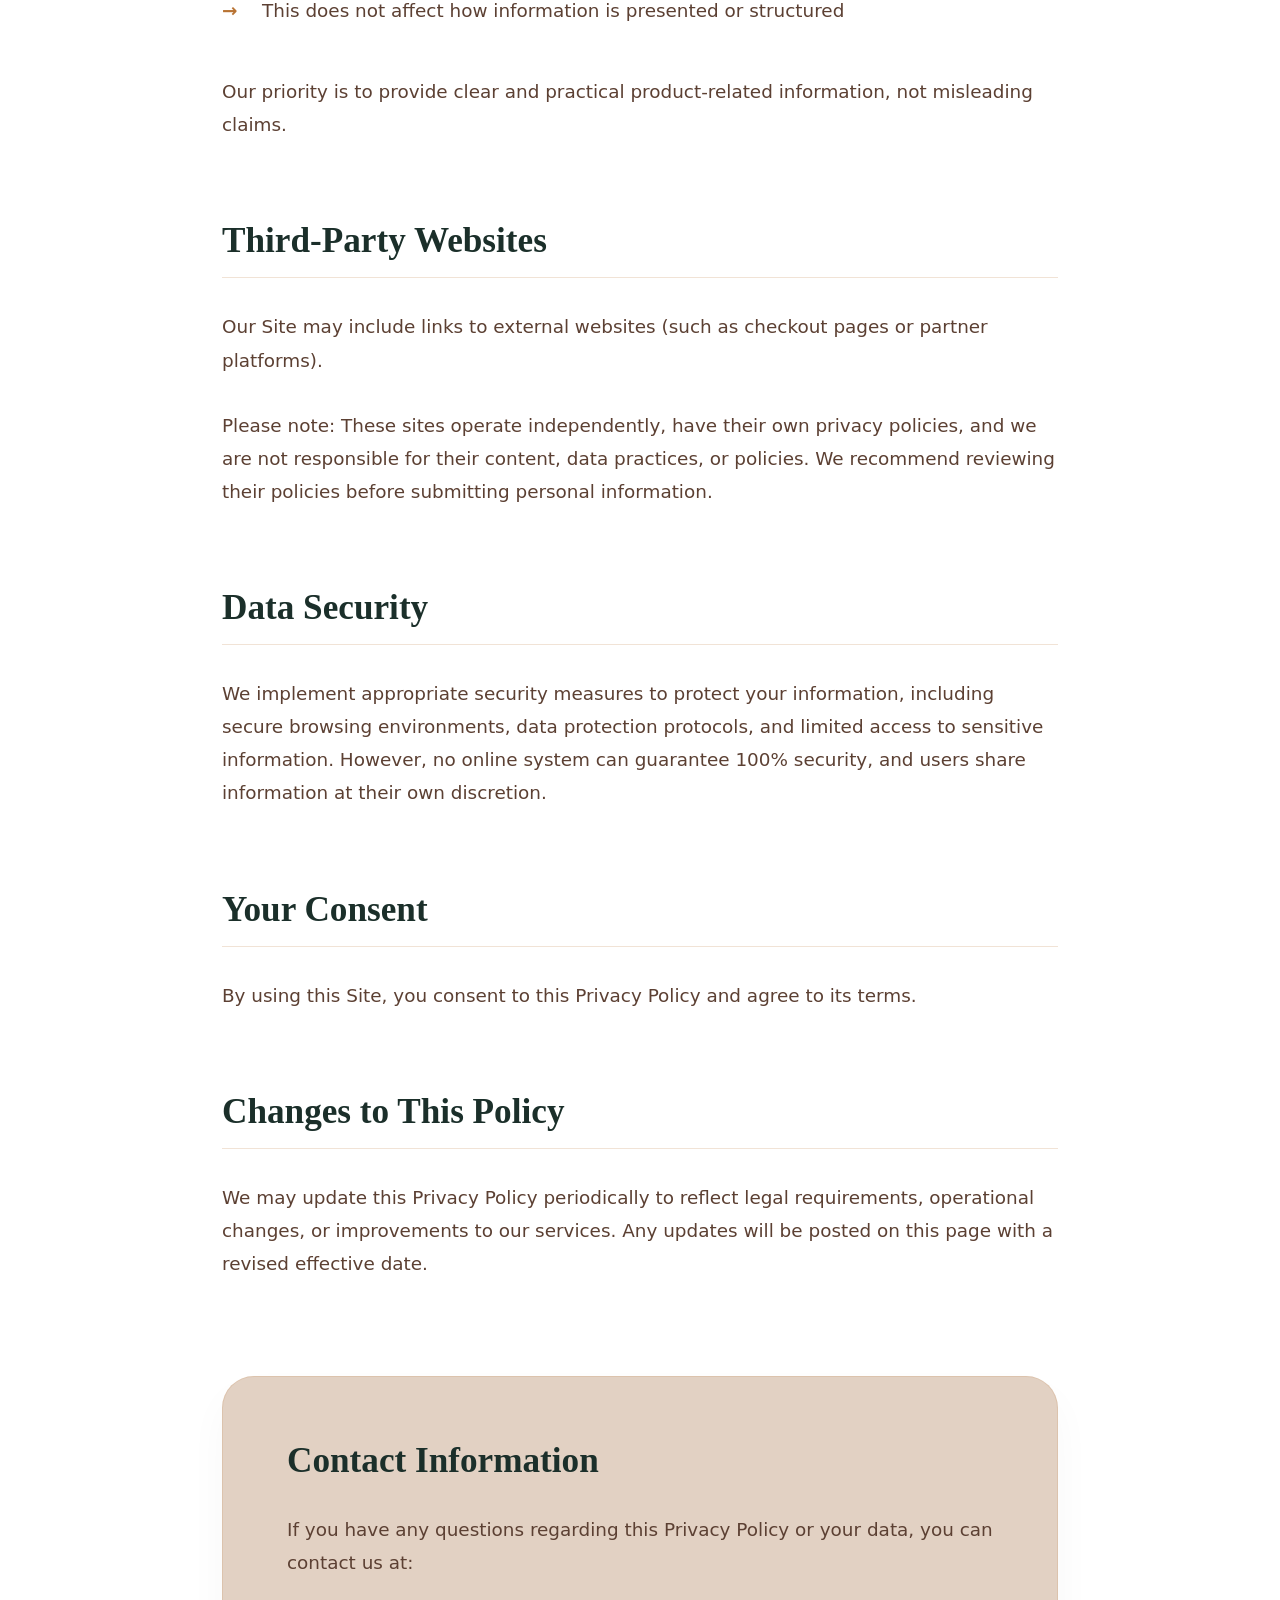
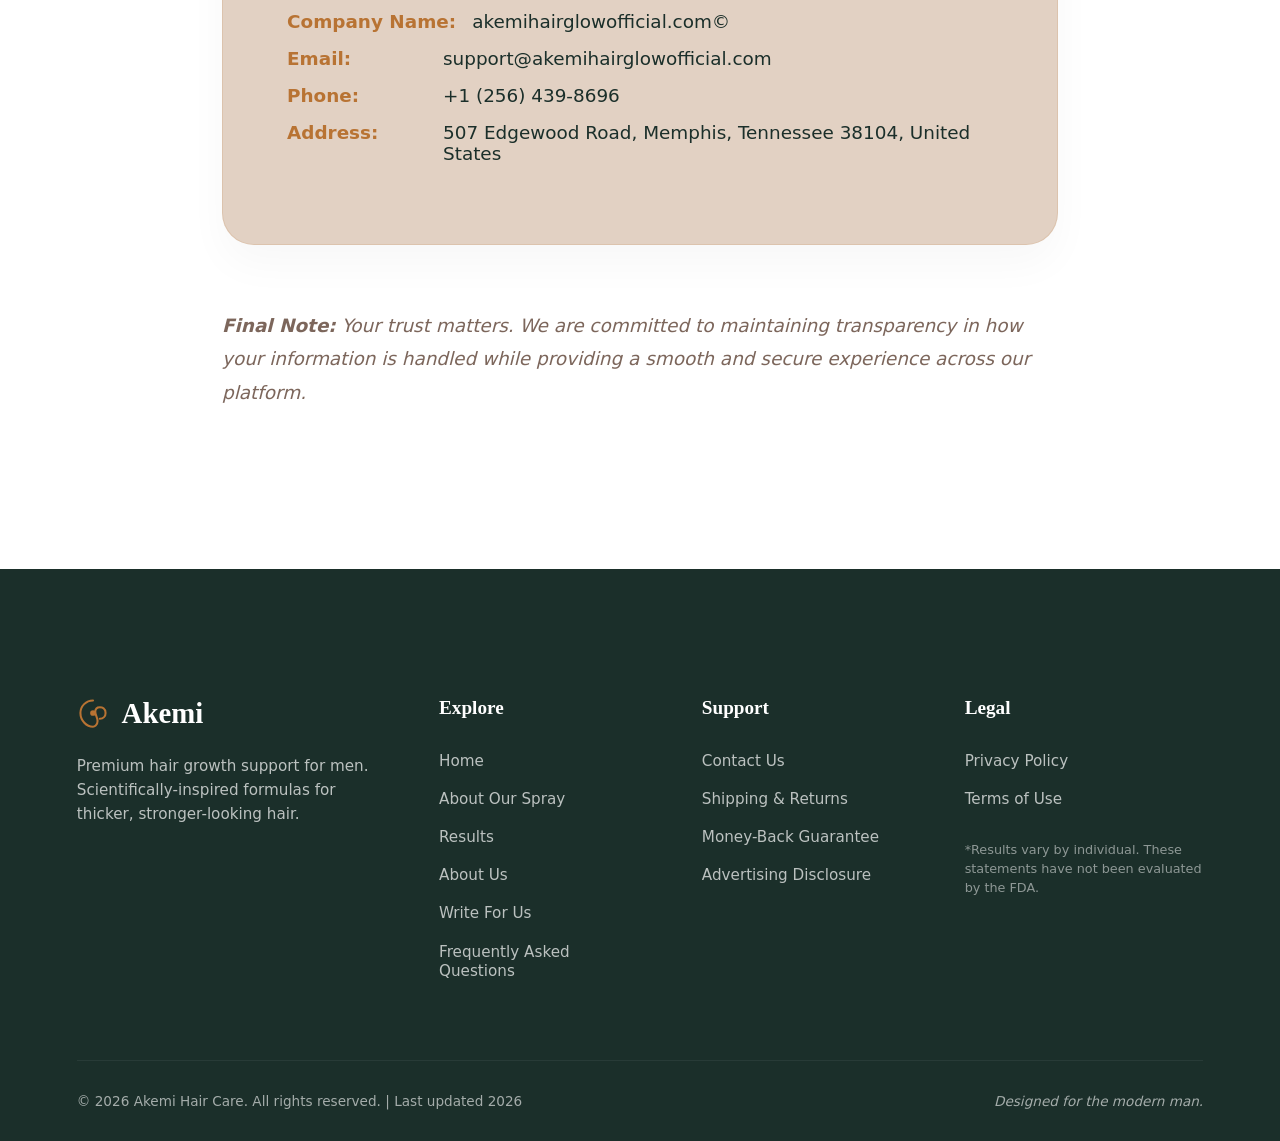
<file: privacy-policy.html>
<!DOCTYPE html>
<html lang="en">
<head>
      <meta charset="UTF-8">
    <meta name="viewport" content="width=device-width, initial-scale=1.0">
    <meta name="title" content="Privacy Policy | Akemi Hair Glow Official">
    <meta name="description" content="Privacy Policy for AkemiHairGlowOfficial.com. Learn how we collect, use, and protect your information.">
    <title>Privacy Policy | Akemi Hair Glow Official</title>

    <!-- Open Graph Meta Tags -->
    <meta property="og:title" content="Privacy Policy | Akemi Hair Glow Official">
    <meta property="og:description" content="Privacy Policy for AkemiHairGlowOfficial.com. Learn how we collect, use, and protect your information.">
    <meta property="og:url" content="https://www.akemihairglowofficial.com/privacy-policy.html">
    <meta property="og:image" content="https://www.akemihairglowofficial.com/public/hero-main.webp">
    <meta property="og:type" content="website">

    <!-- Twitter Card Meta Tags -->
    <meta name="twitter:card" content="summary_large_image">
    <meta name="twitter:title" content="Privacy Policy | Akemi Hair Glow Official">
    <meta name="twitter:description" content="Privacy Policy for AkemiHairGlowOfficial.com. Learn how we collect, use, and protect your information.">
    <meta name="twitter:image" content="https://www.akemihairglowofficial.com/public/hero-main.webp">

    <link rel="canonical" href="https://www.akemihairglowofficial.com/privacy-policy.html">
    <link rel="icon" type="image/png" href="favicon.png?v=3">
    <link rel="shortcut icon" href="favicon.png?v=3">
    <link rel="stylesheet" href="style.css">
  <link rel="canonical" href="https://www.akemihairglowofficial.com/privacy-policy.html" />
  
  <!-- Open Graph / Facebook -->
  <meta property="og:type" content="website" />
  <meta property="og:url" content="https://www.akemihairglowofficial.com/privacy-policy.html" />
  <meta property="og:title" content="Privacy Policy | Akemi Hair Glow Official" />
  <meta property="og:description" content="Privacy Policy for AkemiHairGlowOfficial.com. Learn how we collect, use, and protect your information." />
  <meta property="og:image" content="https://www.akemihairglowofficial.com/public/hero-main.webp" />

  <!-- Twitter -->
  <meta property="twitter:card" content="summary_large_image" />
  <meta property="twitter:url" content="https://www.akemihairglowofficial.com/privacy-policy.html" />
  <meta property="twitter:title" content="Privacy Policy | Akemi Hair Glow Official" />
  <meta property="twitter:description" content="Privacy Policy for AkemiHairGlowOfficial.com. Learn how we collect, use, and protect your information." />
  <meta property="twitter:image" content="https://www.akemihairglowofficial.com/public/hero-main.webp" />
</head>
<body>

  <!-- ── Navbar ─────────────────────────────────── -->
  <header class="nav is-scrolled" id="nav" role="banner" style="background: var(--c-bg); border-bottom: 1px solid rgba(0,0,0,0.05);">
    <nav class="nav__inner" aria-label="Main navigation">
      <a href="index.html" class="nav__brand" id="nav-brand" aria-label="Akemi Hair Glow home">
        <svg class="nav__brand-icon" viewBox="0 0 28 28" fill="none" aria-hidden="true" xmlns="http://www.w3.org/2000/svg">
          <path d="M14 3C8 3 3 8 3 14c0 6.627 5.373 12 11 12 1 0 4-1 4-5 0-3-2-5-2-8 0-2 1-4 4-4 2 0 5 1 5 5 0 3-2 5-5 5" stroke="currentColor" stroke-width="1.8" stroke-linecap="round" stroke-linejoin="round"/>
          <circle cx="14" cy="14" r="2.5" fill="currentColor"/>
        </svg>
        <span class="nav__brand-name">Akemi</span>
      </a>

      <div class="nav__menu" id="nav-menu">
        <ul class="nav__links" id="nav-links">
          <li><a href="index.html#hero"    class="nav__link">Home</a></li>
          <li><a href="index.html#overview" class="nav__link">About Spray</a></li>
          <li><a href="index.html#reviews"  class="nav__link">Results</a></li>
          <li><a href="index.html#faq"      class="nav__link">FAQ</a></li>
        </ul>
      </div>

      <div class="nav__actions">
        <a href="index.html#shop" class="nav__cta" id="nav-cta">Buy Now</a>
        <button class="nav__toggle" id="nav-toggle" aria-label="Toggle menu">
          <span class="nav__toggle-line"></span>
          <span class="nav__toggle-line"></span>
          <span class="nav__toggle-line"></span>
        </button>
      </div>
    </nav>
  </header>

  <main class="policy">
    <div class="policy__container">
      <h1 class="policy__title">Privacy Policy</h1>
      
      <div class="policy__content">
        <p><strong>Effective Date: 01-07-2022</strong></p>
        
        <h2>Introduction</h2>
        <p>At akemihairglowofficial.com© (“we”, “us”, “our”), your privacy is important to us. This Privacy Policy explains how we collect, use, protect, and disclose your information when you visit our website: <a href="https://www.akemihairglowofficial.com">https://www.akemihairglowofficial.com</a> (the “Site”).</p>
        <p>By using this Site, you agree to the practices described in this policy.</p>

        <h2>Information We Collect</h2>
        <h3>Personal Information</h3>
        <p>We may collect personal information that you voluntarily provide when you:</p>
        <ul>
          <li>Contact us for support</li>
          <li>Place an order through linked checkout pages</li>
          <li>Subscribe to updates or offers</li>
          <li>Interact with forms on the Site</li>
        </ul>
        <p>This information may include: Name, Email address, Phone number, Billing or shipping address.</p>

        <h3>Non-Personal Information</h3>
        <p>We automatically collect certain non-personal data to improve user experience and performance:</p>
        <ul>
          <li>Browser type</li>
          <li>Device and operating system</li>
          <li>IP address</li>
          <li>Internet service provider</li>
          <li>Pages visited on the Site</li>
          <li>Time and date of visits</li>
          <li>Referring URLs</li>
        </ul>

        <h2>How We Use Your Information</h2>
        <p>We use collected information to:</p>
        <ul>
          <li>Improve website functionality and user experience</li>
          <li>Deliver relevant product information and offers</li>
          <li>Respond to customer inquiries and support requests</li>
          <li>Process transactions through secure third-party checkout systems</li>
          <li>Send updates, order confirmations, or promotional communications</li>
        </ul>

        <h2>Disclosure of Your Information</h2>
        <p>We do not sell or rent your personal information. However, we may share your data with trusted third parties who assist in:</p>
        <ul>
          <li>Website operation</li>
          <li>Payment processing</li>
          <li>Order fulfillment</li>
          <li>Customer support</li>
        </ul>
        <p>These partners are required to keep your information secure and confidential.</p>

        <h2>Affiliate Links & Commercial Intent</h2>
        <p>AkemiHairGlowOfficial.com operates as a commercial product platform. This means:</p>
        <ul>
          <li>Some links on this Site may direct you to official product checkout pages</li>
          <li>We may earn a commission if a purchase is made through these links</li>
          <li>This does not affect how information is presented or structured</li>
        </ul>
        <p>Our priority is to provide clear and practical product-related information, not misleading claims.</p>

        <h2>Third-Party Websites</h2>
        <p>Our Site may include links to external websites (such as checkout pages or partner platforms).</p>
        <p>Please note: These sites operate independently, have their own privacy policies, and we are not responsible for their content, data practices, or policies. We recommend reviewing their policies before submitting personal information.</p>

        <h2>Data Security</h2>
        <p>We implement appropriate security measures to protect your information, including secure browsing environments, data protection protocols, and limited access to sensitive information. However, no online system can guarantee 100% security, and users share information at their own discretion.</p>

        <h2>Your Consent</h2>
        <p>By using this Site, you consent to this Privacy Policy and agree to its terms.</p>

        <h2>Changes to This Policy</h2>
        <p>We may update this Privacy Policy periodically to reflect legal requirements, operational changes, or improvements to our services. Any updates will be posted on this page with a revised effective date.</p>

        <div class="policy__contact-box">
          <h2>Contact Information</h2>
          <p>If you have any questions regarding this Privacy Policy or your data, you can contact us at:</p>
          <span class="policy__contact-item"><strong>Company Name:</strong> akemihairglowofficial.com©</span>
          <span class="policy__contact-item"><strong>Email:</strong> support@akemihairglowofficial.com</span>
          <span class="policy__contact-item"><strong>Phone:</strong> +1 (256) 439-8696</span>
          <span class="policy__contact-item"><strong>Address:</strong> 507 Edgewood Road, Memphis, Tennessee 38104, United States</span>
        </div>

        <p style="margin-top: 4rem; font-style: italic; opacity: 0.8;">
          <strong>Final Note:</strong> Your trust matters. We are committed to maintaining transparency in how your information is handled while providing a smooth and secure experience across our platform.
        </p>
      </div>
    </div>
  </main>

  <!-- ── Footer ─────────────────────────────────── -->
  <footer class="footer">
    <div class="footer__container">
      <div class="footer__grid">
        
        <!-- Col 1: Brand -->
        <div class="footer__col">
          <a href="index.html" class="footer__logo">
            <svg class="footer__logo-icon" viewBox="0 0 28 28" fill="none" xmlns="http://www.w3.org/2000/svg">
              <path d="M14 3C8 3 3 8 3 14c0 6.627 5.373 12 11 12 1 0 4-1 4-5 0-3-2-5-2-8 0-2 1-4 4-4 2 0 5 1 5 5 0 3-2 5-5 5" stroke="currentColor" stroke-width="1.8" stroke-linecap="round" stroke-linejoin="round"/>
              <circle cx="14" cy="14" r="2.5" fill="currentColor"/>
            </svg>
            <span class="footer__logo-name">Akemi</span>
          </a>
          <p class="footer__desc">
            Premium hair growth support for men. Scientifically-inspired formulas for thicker, stronger-looking hair.
          </p>
        </div>

        <!-- Col 2: Navigation -->
        <div class="footer__col">
          <h4 class="footer__title">Explore</h4>
          <ul class="footer__links">
            <li><a href="index.html#hero">Home</a></li>
            <li><a href="index.html#overview">About Our Spray</a></li>
            <li><a href="index.html#reviews">Results</a></li>
            <li><a href="about.html">About Us</a></li>
            <li><a href="write-for-us.html">Write For Us</a></li>
            <li><a href="index.html#faq">Frequently Asked Questions</a></li>
          </ul>
        </div>

        <!-- Col 3: Support -->
        <div class="footer__col">
          <h4 class="footer__title">Support</h4>
          <ul class="footer__links">
            <li><a href="contact.html">Contact Us</a></li>
            <li><a href="shipping-returns.html">Shipping & Returns</a></li>
            <li><a href="money-back-guarantee.html">Money-Back Guarantee</a></li>
            <li><a href="disclosure.html">Advertising Disclosure</a></li>
          </ul>
        </div>

        <!-- Col 4: Legal -->
        <div class="footer__col">
          <h4 class="footer__title">Legal</h4>
          <ul class="footer__links">
            <li><a href="privacy-policy.html">Privacy Policy</a></li>
            <li><a href="terms-of-use.html">Terms of Use</a></li>
          </ul>
          <p class="footer__disclaimer">
            *Results vary by individual. These statements have not been evaluated by the FDA.
          </p>
        </div>

      </div>

      <div class="footer__bottom">
        <p>&copy; 2026 Akemi Hair Care. All rights reserved. | Last updated 2026</p>
        <p class="footer__tagline">Designed for the modern man.</p>
      </div>
    </div>
  </footer>

  <script src="script.js"></script>
</body>
</html>
</file>
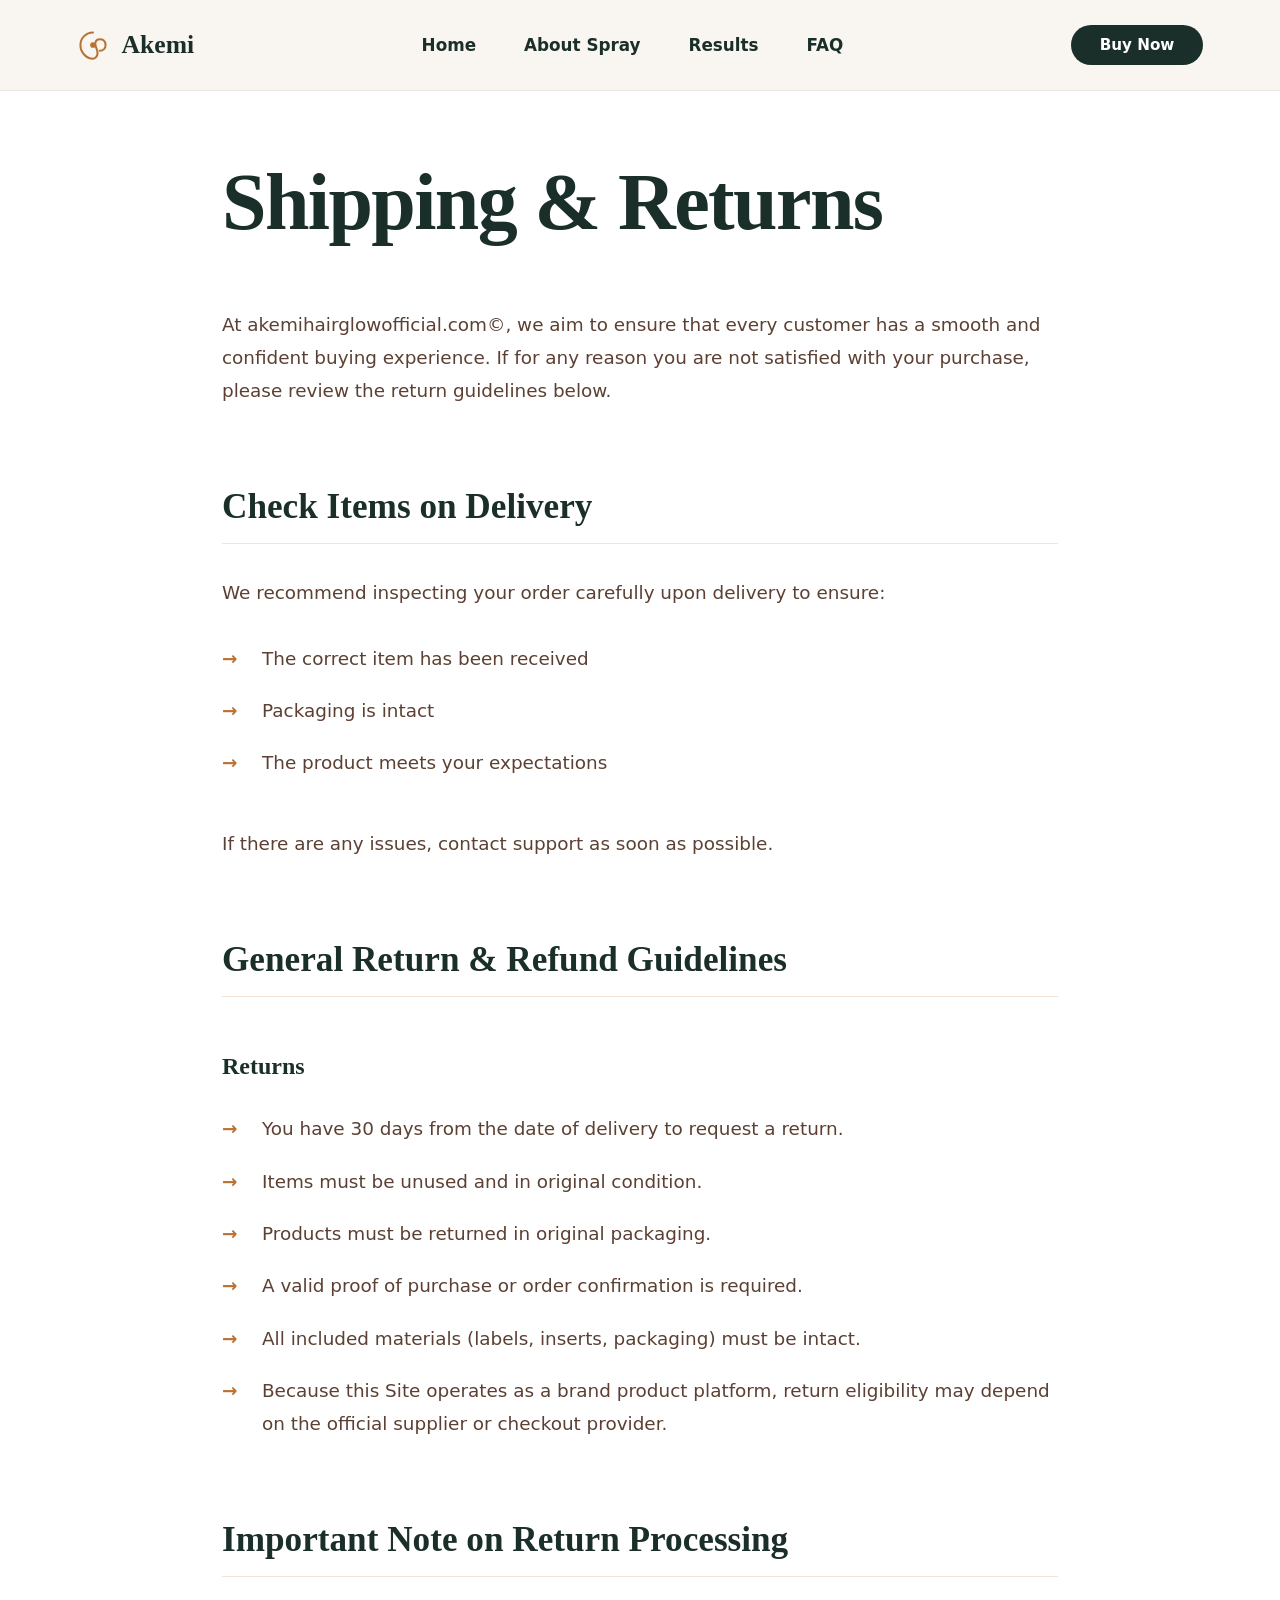
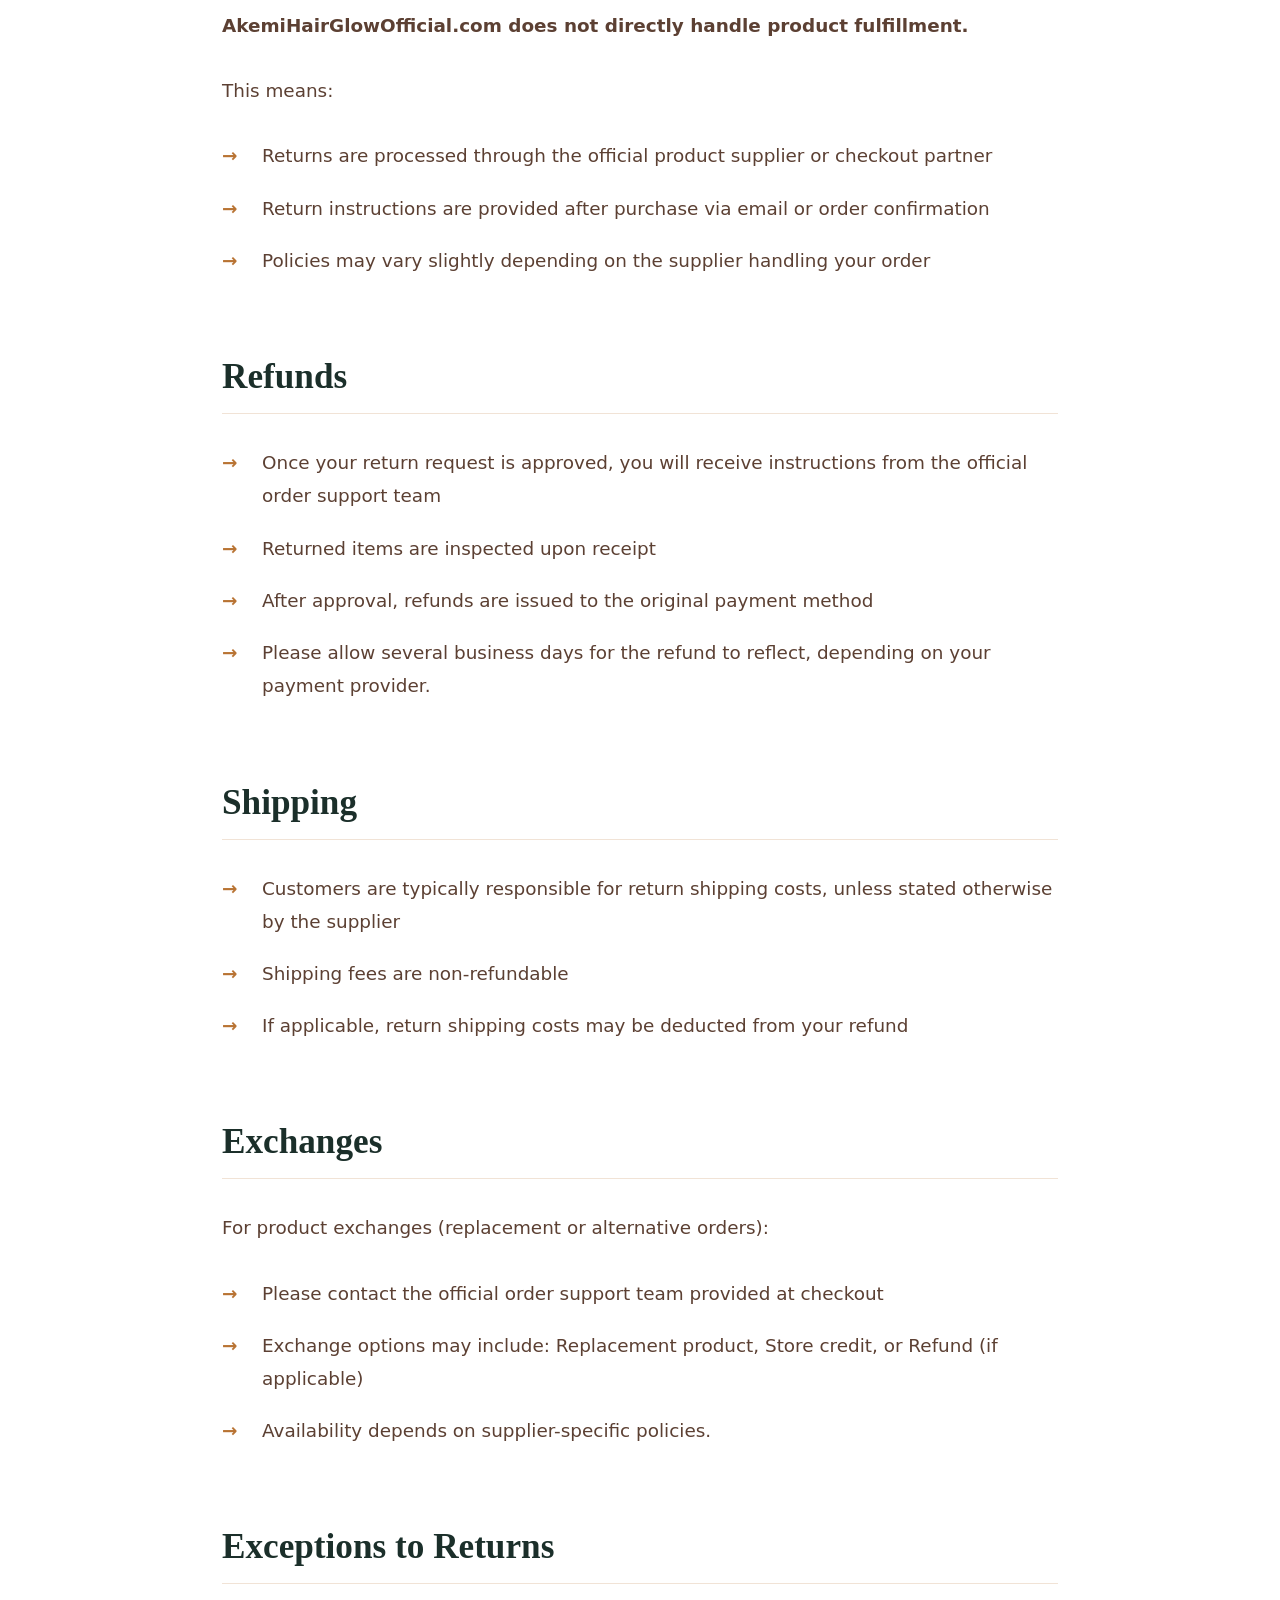
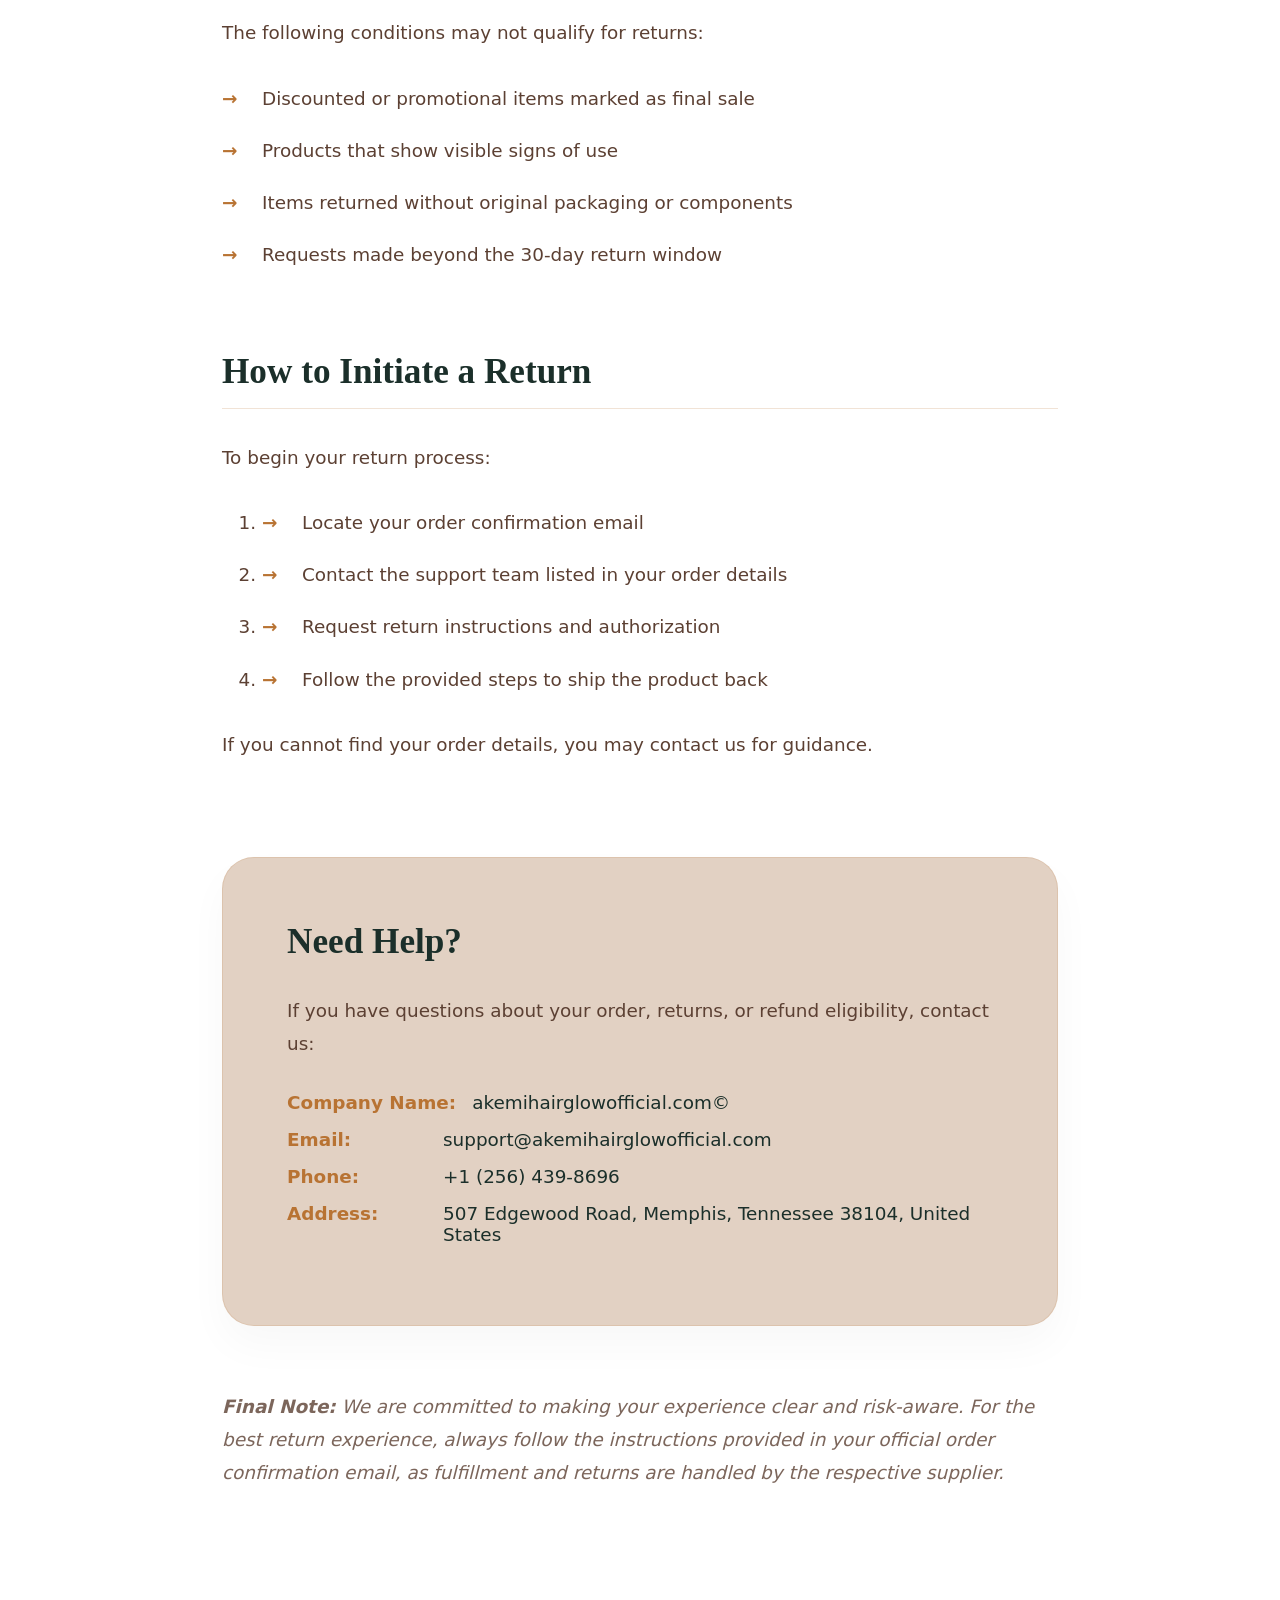
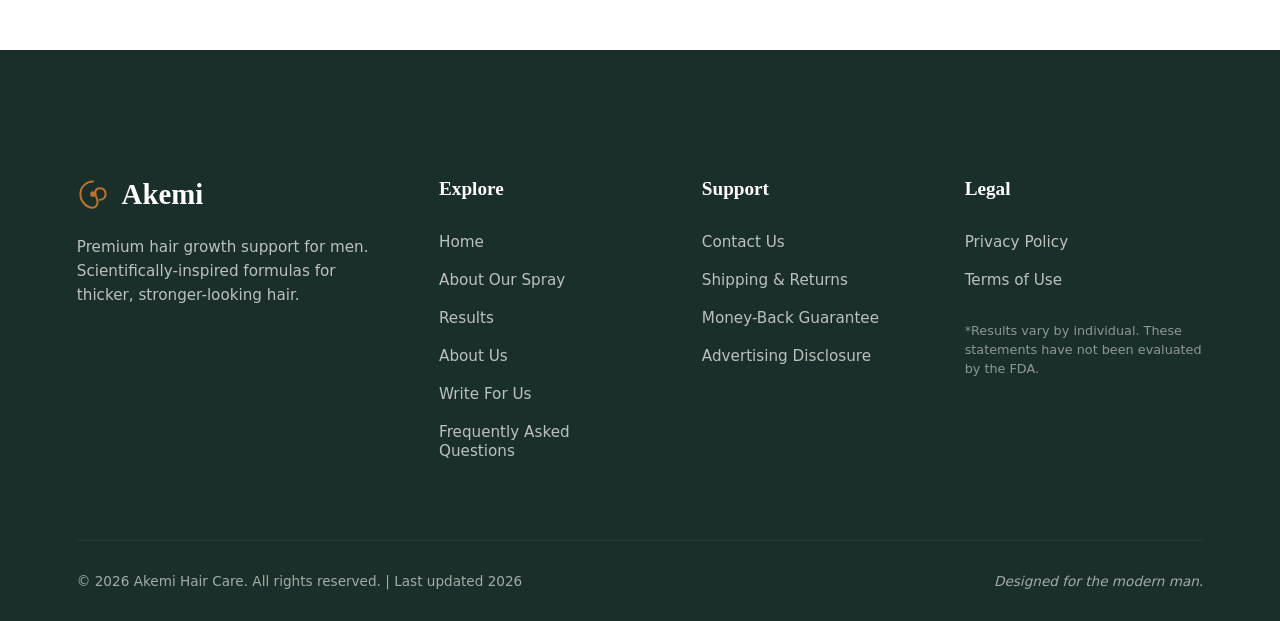
<file: shipping-returns.html>
<!DOCTYPE html>
<html lang="en">
<head>
      <meta charset="UTF-8">
    <meta name="viewport" content="width=device-width, initial-scale=1.0">
    <meta name="title" content="Shipping & Returns | Akemi Hair Glow Official">
    <meta name="description" content="Review the return and refund guidelines for Akemi Hair Glow. Learn about our 30-day return policy.">
    <title>Shipping & Returns | Akemi Hair Glow Official</title>

    <!-- Open Graph Meta Tags -->
    <meta property="og:title" content="Shipping & Returns | Akemi Hair Glow Official">
    <meta property="og:description" content="Review the return and refund guidelines for Akemi Hair Glow. Learn about our 30-day return policy.">
    <meta property="og:url" content="https://www.akemihairglowofficial.com/shipping-returns.html">
    <meta property="og:image" content="https://www.akemihairglowofficial.com/public/hero-main.webp">
    <meta property="og:type" content="website">

    <!-- Twitter Card Meta Tags -->
    <meta name="twitter:card" content="summary_large_image">
    <meta name="twitter:title" content="Shipping & Returns | Akemi Hair Glow Official">
    <meta name="twitter:description" content="Review the return and refund guidelines for Akemi Hair Glow. Learn about our 30-day return policy.">
    <meta name="twitter:image" content="https://www.akemihairglowofficial.com/public/hero-main.webp">

    <link rel="canonical" href="https://www.akemihairglowofficial.com/shipping-returns.html">
    <link rel="icon" type="image/png" href="favicon.png?v=3">
    <link rel="shortcut icon" href="favicon.png?v=3">
    <link rel="stylesheet" href="style.css">
  <link rel="canonical" href="https://www.akemihairglowofficial.com/shipping-returns.html" />
  
  <!-- Open Graph / Facebook -->
  <meta property="og:type" content="website" />
  <meta property="og:url" content="https://www.akemihairglowofficial.com/shipping-returns.html" />
  <meta property="og:title" content="Shipping & Returns | Akemi Hair Glow Official" />
  <meta property="og:description" content="Review the return and refund guidelines for Akemi Hair Glow. Learn about our 30-day return policy." />
  <meta property="og:image" content="https://www.akemihairglowofficial.com/public/hero-main.webp" />

  <!-- Twitter -->
  <meta property="twitter:card" content="summary_large_image" />
  <meta property="twitter:url" content="https://www.akemihairglowofficial.com/shipping-returns.html" />
  <meta property="twitter:title" content="Shipping & Returns | Akemi Hair Glow Official" />
  <meta property="twitter:description" content="Review the return and refund guidelines for Akemi Hair Glow. Learn about our 30-day return policy." />
  <meta property="twitter:image" content="https://www.akemihairglowofficial.com/public/hero-main.webp" />
</head>
<body>

  <!-- ── Navbar ─────────────────────────────────── -->
  <header class="nav is-scrolled" id="nav" role="banner" style="background: var(--c-bg); border-bottom: 1px solid rgba(0,0,0,0.05);">
    <nav class="nav__inner" aria-label="Main navigation">
      <a href="index.html" class="nav__brand" id="nav-brand" aria-label="Akemi Hair Glow home">
        <svg class="nav__brand-icon" viewBox="0 0 28 28" fill="none" aria-hidden="true" xmlns="http://www.w3.org/2000/svg">
          <path d="M14 3C8 3 3 8 3 14c0 6.627 5.373 12 11 12 1 0 4-1 4-5 0-3-2-5-2-8 0-2 1-4 4-4 2 0 5 1 5 5 0 3-2 5-5 5" stroke="currentColor" stroke-width="1.8" stroke-linecap="round" stroke-linejoin="round"/>
          <circle cx="14" cy="14" r="2.5" fill="currentColor"/>
        </svg>
        <span class="nav__brand-name">Akemi</span>
      </a>

      <div class="nav__menu" id="nav-menu">
        <ul class="nav__links" id="nav-links">
          <li><a href="index.html#hero"    class="nav__link">Home</a></li>
          <li><a href="index.html#overview" class="nav__link">About Spray</a></li>
          <li><a href="index.html#reviews"  class="nav__link">Results</a></li>
          <li><a href="index.html#faq"      class="nav__link">FAQ</a></li>
        </ul>
      </div>

      <div class="nav__actions">
        <a href="index.html#shop" class="nav__cta" id="nav-cta">Buy Now</a>
        <button class="nav__toggle" id="nav-toggle" aria-label="Toggle menu">
          <span class="nav__toggle-line"></span>
          <span class="nav__toggle-line"></span>
          <span class="nav__toggle-line"></span>
        </button>
      </div>
    </nav>
  </header>

  <main class="policy">
    <div class="policy__container">
      <h1 class="policy__title">Shipping & Returns</h1>
      
      <div class="policy__content">
        <p>At akemihairglowofficial.com©, we aim to ensure that every customer has a smooth and confident buying experience. If for any reason you are not satisfied with your purchase, please review the return guidelines below.</p>

        <h2>Check Items on Delivery</h2>
        <p>We recommend inspecting your order carefully upon delivery to ensure:</p>
        <ul>
          <li>The correct item has been received</li>
          <li>Packaging is intact</li>
          <li>The product meets your expectations</li>
        </ul>
        <p>If there are any issues, contact support as soon as possible.</p>

        <h2>General Return & Refund Guidelines</h2>
        <h3>Returns</h3>
        <ul>
          <li>You have 30 days from the date of delivery to request a return.</li>
          <li>Items must be unused and in original condition.</li>
          <li>Products must be returned in original packaging.</li>
          <li>A valid proof of purchase or order confirmation is required.</li>
          <li>All included materials (labels, inserts, packaging) must be intact.</li>
          <li>Because this Site operates as a brand product platform, return eligibility may depend on the official supplier or checkout provider.</li>
        </ul>

        <h2>Important Note on Return Processing</h2>
        <p><strong>AkemiHairGlowOfficial.com does not directly handle product fulfillment.</strong></p>
        <p>This means:</p>
        <ul>
          <li>Returns are processed through the official product supplier or checkout partner</li>
          <li>Return instructions are provided after purchase via email or order confirmation</li>
          <li>Policies may vary slightly depending on the supplier handling your order</li>
        </ul>

        <h2>Refunds</h2>
        <ul>
          <li>Once your return request is approved, you will receive instructions from the official order support team</li>
          <li>Returned items are inspected upon receipt</li>
          <li>After approval, refunds are issued to the original payment method</li>
          <li>Please allow several business days for the refund to reflect, depending on your payment provider.</li>
        </ul>

        <h2>Shipping</h2>
        <ul>
          <li>Customers are typically responsible for return shipping costs, unless stated otherwise by the supplier</li>
          <li>Shipping fees are non-refundable</li>
          <li>If applicable, return shipping costs may be deducted from your refund</li>
        </ul>

        <h2>Exchanges</h2>
        <p>For product exchanges (replacement or alternative orders):</p>
        <ul>
          <li>Please contact the official order support team provided at checkout</li>
          <li>Exchange options may include: Replacement product, Store credit, or Refund (if applicable)</li>
          <li>Availability depends on supplier-specific policies.</li>
        </ul>

        <h2>Exceptions to Returns</h2>
        <p>The following conditions may not qualify for returns:</p>
        <ul>
          <li>Discounted or promotional items marked as final sale</li>
          <li>Products that show visible signs of use</li>
          <li>Items returned without original packaging or components</li>
          <li>Requests made beyond the 30-day return window</li>
        </ul>

        <h2>How to Initiate a Return</h2>
        <p>To begin your return process:</p>
        <ol style="margin-bottom: 2rem; padding-left: 2.5rem; font-size: 1.15rem; line-height: 1.8; color: var(--c-text-muted);">
          <li style="margin-bottom: 1.2rem;">Locate your order confirmation email</li>
          <li style="margin-bottom: 1.2rem;">Contact the support team listed in your order details</li>
          <li style="margin-bottom: 1.2rem;">Request return instructions and authorization</li>
          <li style="margin-bottom: 1.2rem;">Follow the provided steps to ship the product back</li>
        </ol>
        <p>If you cannot find your order details, you may contact us for guidance.</p>

        <div class="policy__contact-box">
          <h2>Need Help?</h2>
          <p>If you have questions about your order, returns, or refund eligibility, contact us:</p>
          <span class="policy__contact-item"><strong>Company Name:</strong> akemihairglowofficial.com©</span>
          <span class="policy__contact-item"><strong>Email:</strong> support@akemihairglowofficial.com</span>
          <span class="policy__contact-item"><strong>Phone:</strong> +1 (256) 439-8696</span>
          <span class="policy__contact-item"><strong>Address:</strong> 507 Edgewood Road, Memphis, Tennessee 38104, United States</span>
        </div>

        <p style="margin-top: 4rem; font-style: italic; opacity: 0.8;">
          <strong>Final Note:</strong> We are committed to making your experience clear and risk-aware. For the best return experience, always follow the instructions provided in your official order confirmation email, as fulfillment and returns are handled by the respective supplier.
        </p>
      </div>
    </div>
  </main>

  <!-- ── Footer ─────────────────────────────────── -->
  <footer class="footer">
    <div class="footer__container">
      <div class="footer__grid">
        
        <!-- Col 1: Brand -->
        <div class="footer__col">
          <a href="index.html" class="footer__logo">
            <svg class="footer__logo-icon" viewBox="0 0 28 28" fill="none" xmlns="http://www.w3.org/2000/svg">
              <path d="M14 3C8 3 3 8 3 14c0 6.627 5.373 12 11 12 1 0 4-1 4-5 0-3-2-5-2-8 0-2 1-4 4-4 2 0 5 1 5 5 0 3-2 5-5 5" stroke="currentColor" stroke-width="1.8" stroke-linecap="round" stroke-linejoin="round"/>
              <circle cx="14" cy="14" r="2.5" fill="currentColor"/>
            </svg>
            <span class="footer__logo-name">Akemi</span>
          </a>
          <p class="footer__desc">
            Premium hair growth support for men. Scientifically-inspired formulas for thicker, stronger-looking hair.
          </p>
        </div>

        <!-- Col 2: Navigation -->
        <div class="footer__col">
          <h4 class="footer__title">Explore</h4>
          <ul class="footer__links">
            <li><a href="index.html#hero">Home</a></li>
            <li><a href="index.html#overview">About Our Spray</a></li>
            <li><a href="index.html#reviews">Results</a></li>
            <li><a href="about.html">About Us</a></li>
            <li><a href="write-for-us.html">Write For Us</a></li>
            <li><a href="index.html#faq">Frequently Asked Questions</a></li>
          </ul>
        </div>

        <!-- Col 3: Support -->
        <div class="footer__col">
          <h4 class="footer__title">Support</h4>
          <ul class="footer__links">
            <li><a href="contact.html">Contact Us</a></li>
            <li><a href="shipping-returns.html">Shipping & Returns</a></li>
            <li><a href="money-back-guarantee.html">Money-Back Guarantee</a></li>
            <li><a href="disclosure.html">Advertising Disclosure</a></li>
          </ul>
        </div>

        <!-- Col 4: Legal -->
        <div class="footer__col">
          <h4 class="footer__title">Legal</h4>
          <ul class="footer__links">
            <li><a href="privacy-policy.html">Privacy Policy</a></li>
            <li><a href="terms-of-use.html">Terms of Use</a></li>
          </ul>
          <p class="footer__disclaimer">
            *Results vary by individual. These statements have not been evaluated by the FDA.
          </p>
        </div>

      </div>

      <div class="footer__bottom">
        <p>&copy; 2026 Akemi Hair Care. All rights reserved. | Last updated 2026</p>
        <p class="footer__tagline">Designed for the modern man.</p>
      </div>
    </div>
  </footer>

  <script src="script.js"></script>
</body>
</html>
</file>
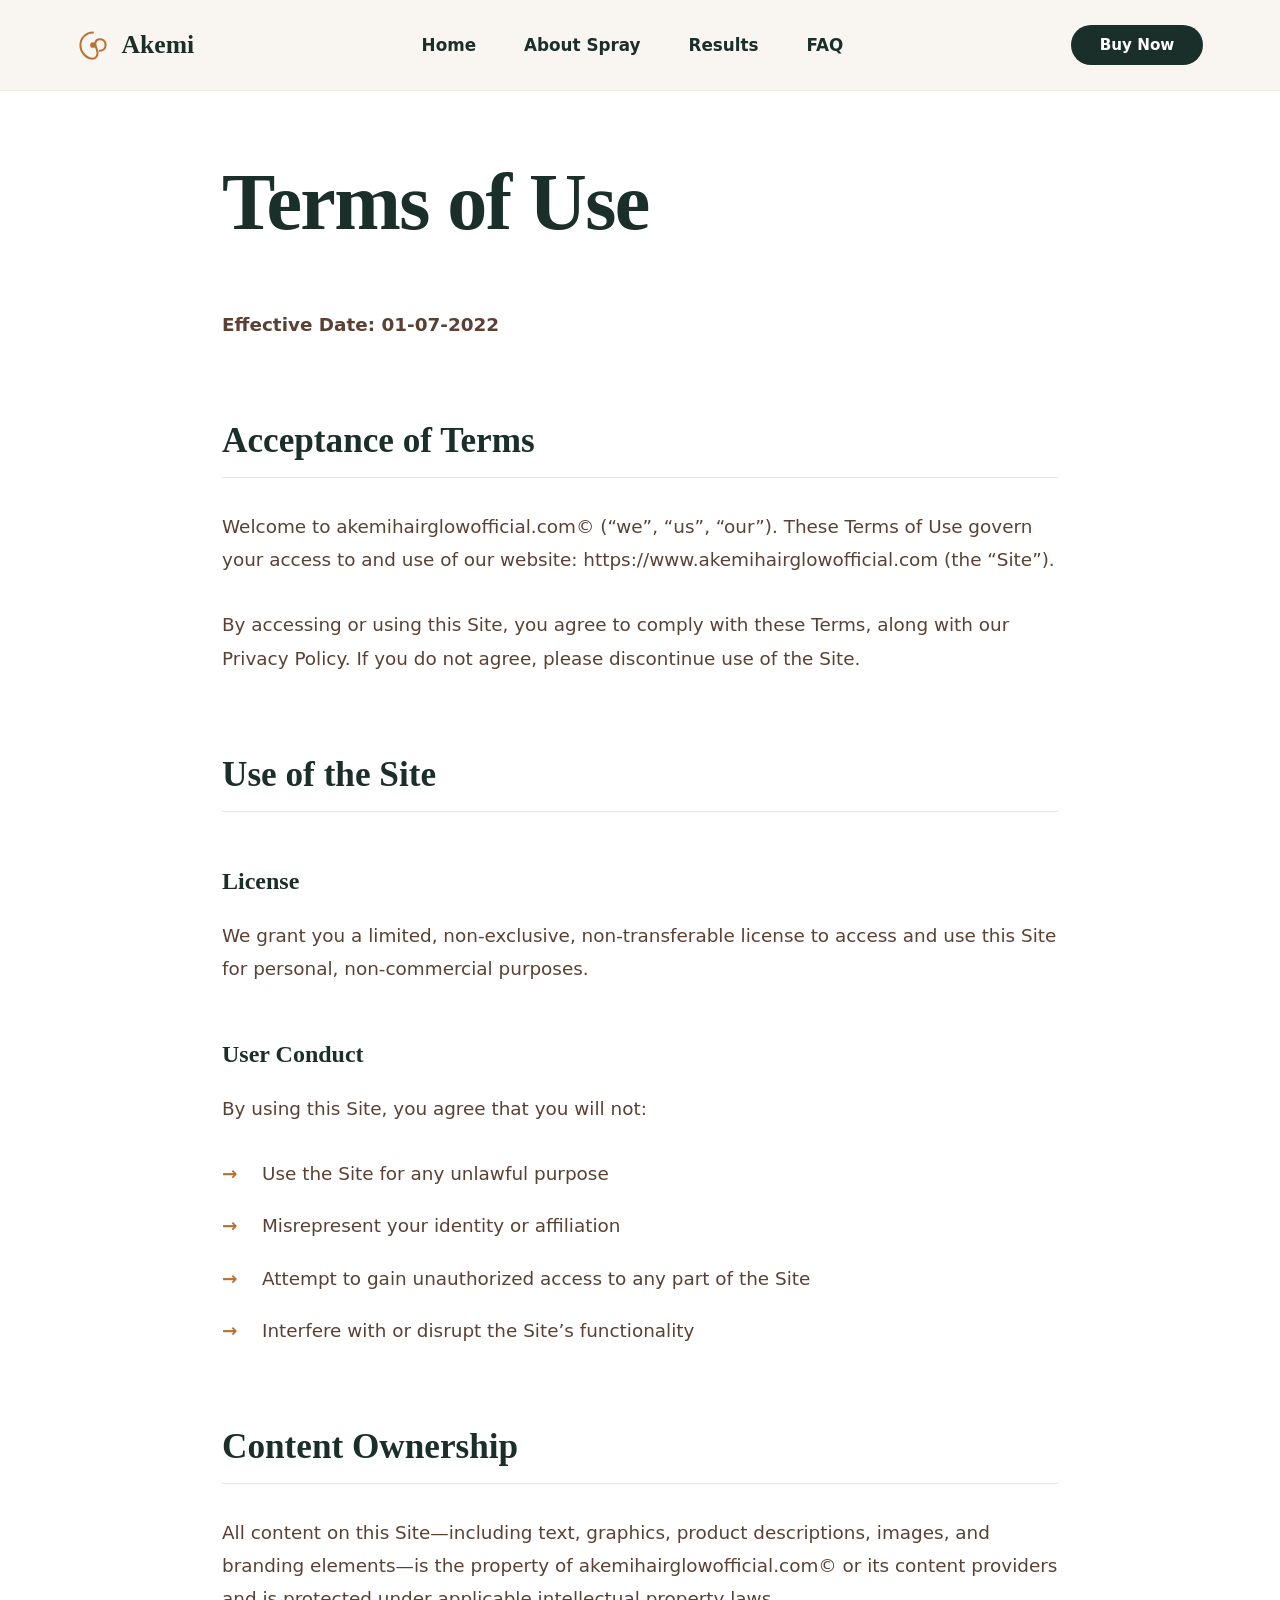
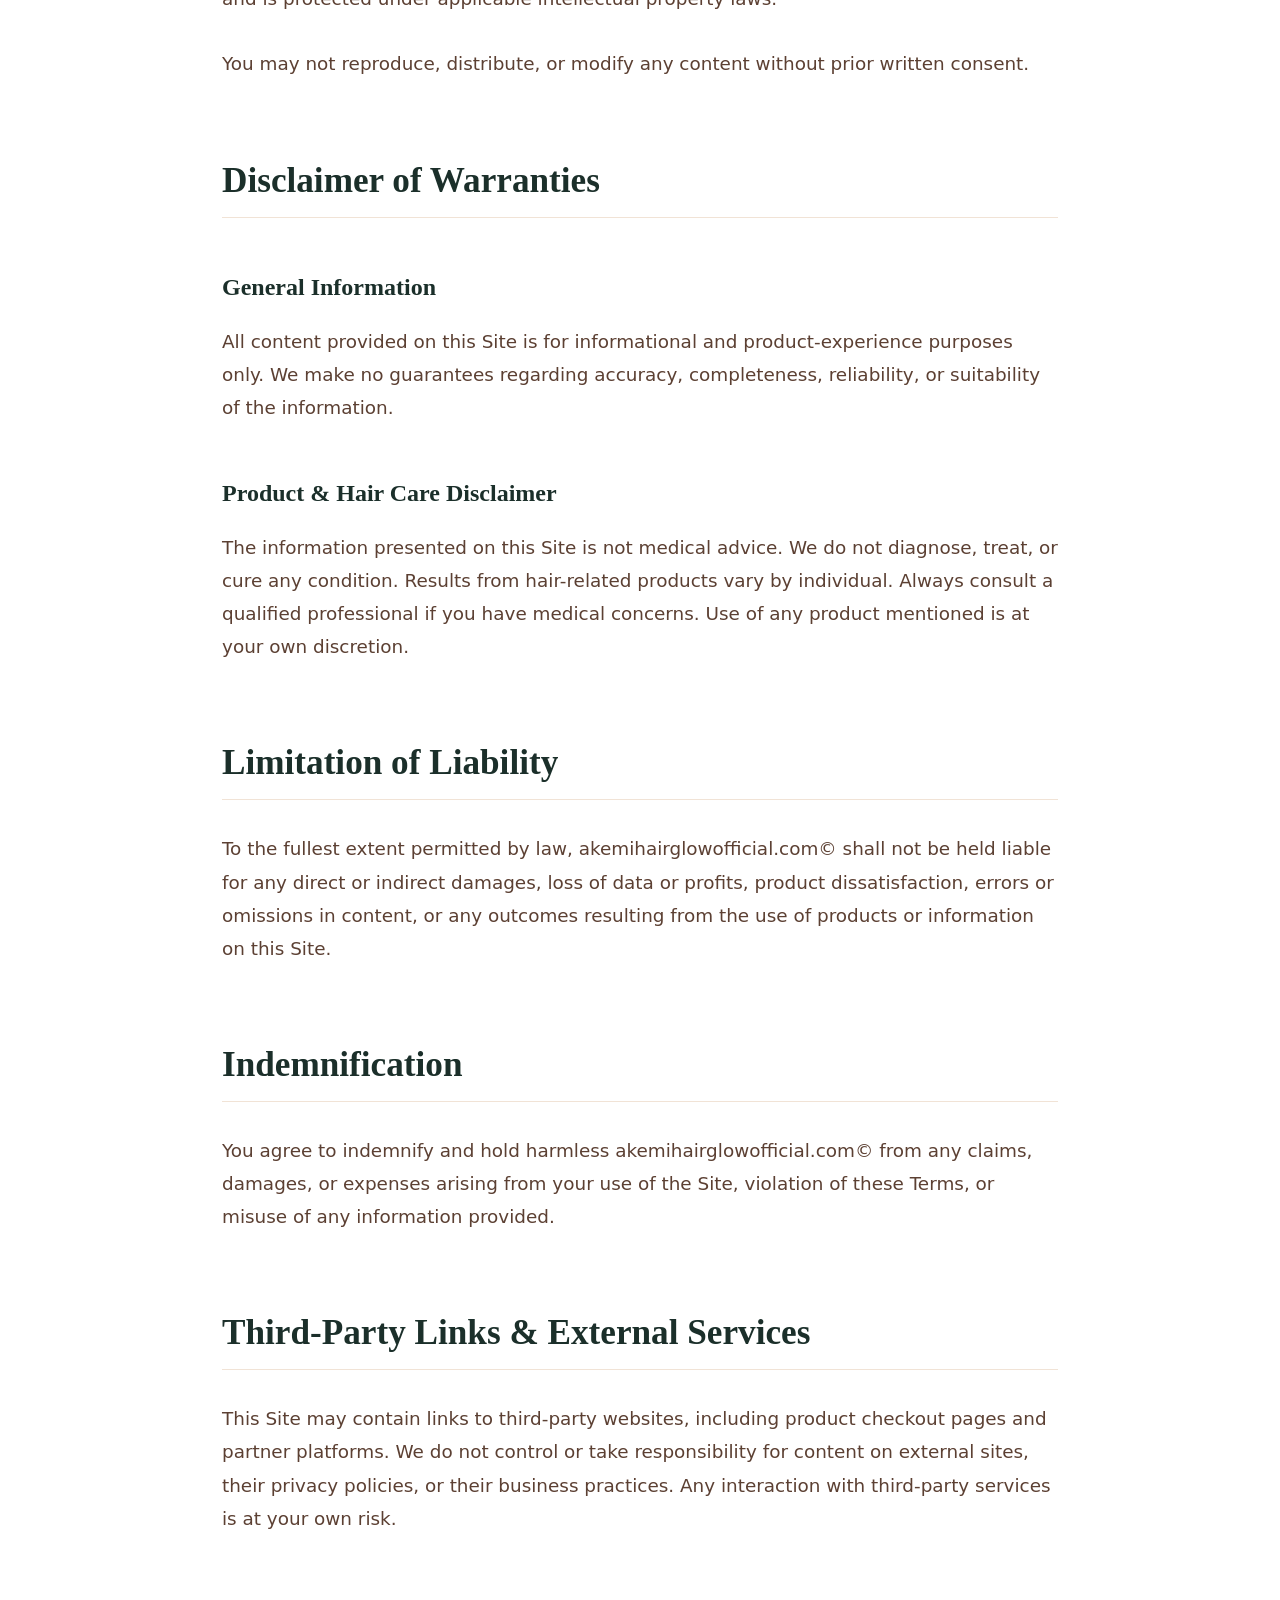
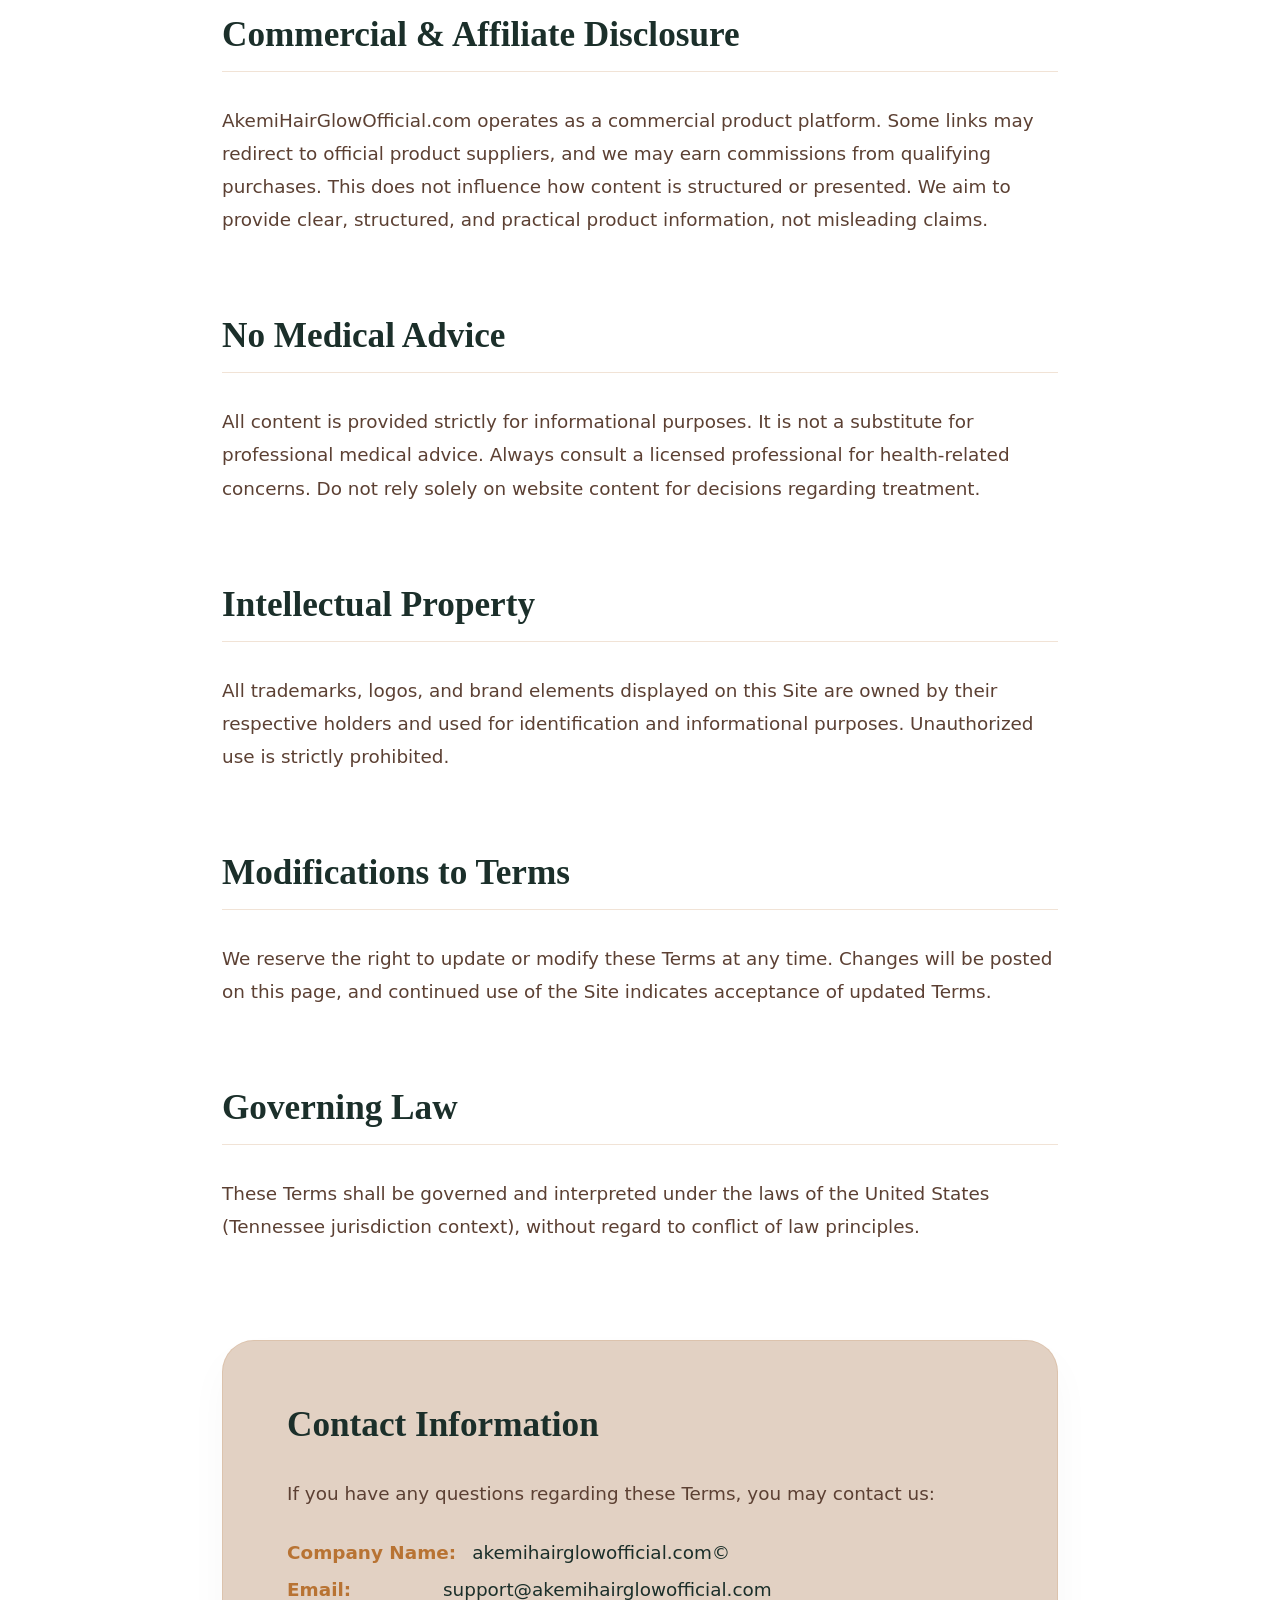
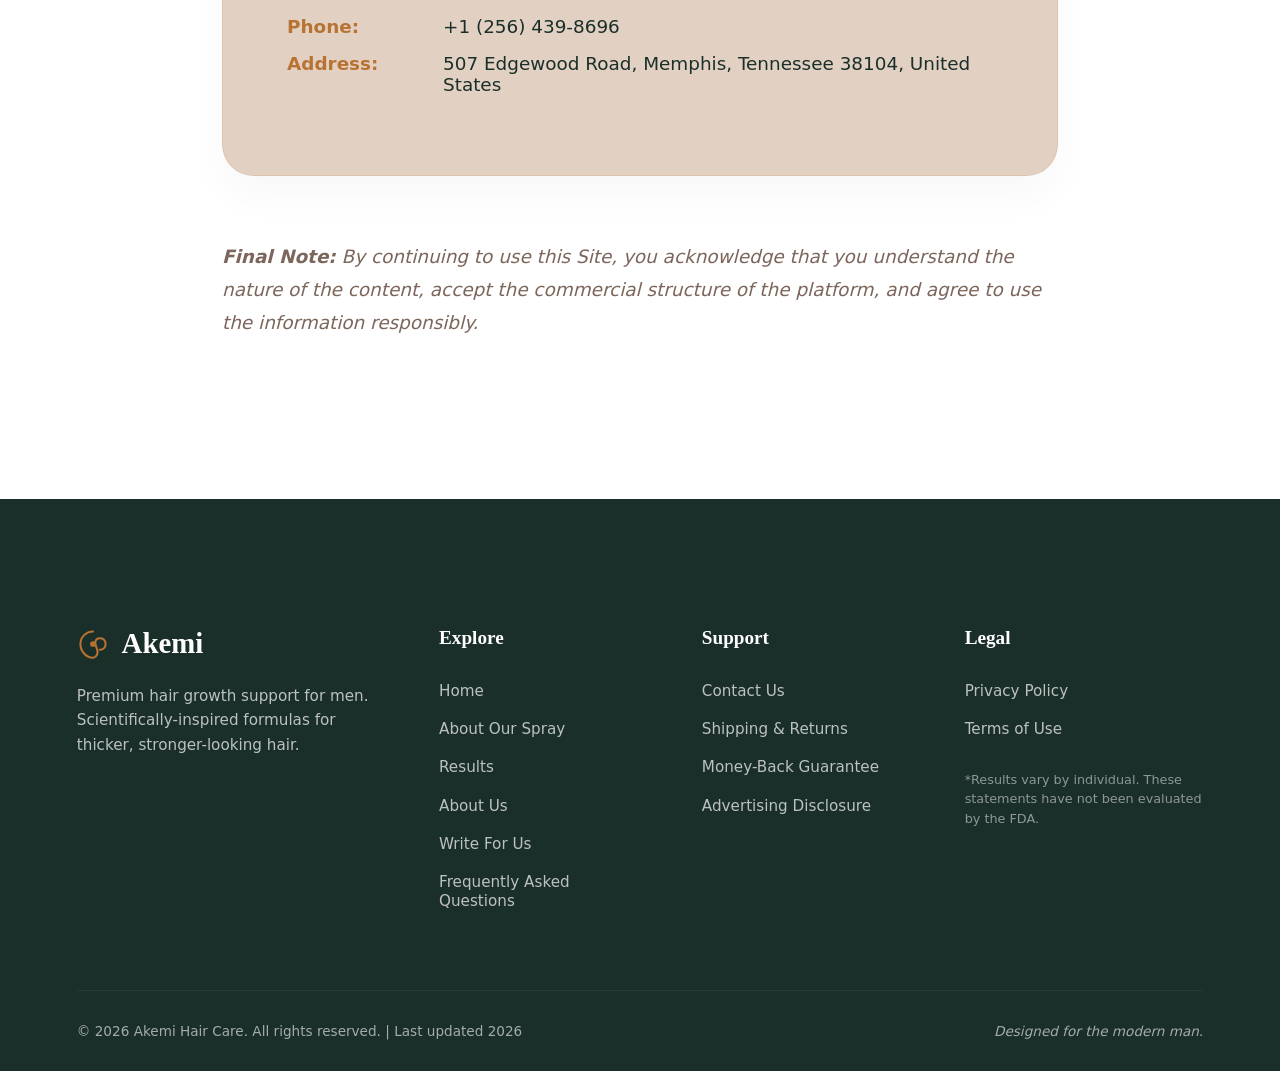
<file: terms-of-use.html>
<!DOCTYPE html>
<html lang="en">
<head>
      <meta charset="UTF-8">
    <meta name="viewport" content="width=device-width, initial-scale=1.0">
    <meta name="title" content="Terms of Use | Akemi Hair Glow Official">
    <meta name="description" content="Terms of Use for AkemiHairGlowOfficial.com. Learn about the rules and guidelines for using our website.">
    <title>Terms of Use | Akemi Hair Glow Official</title>

    <!-- Open Graph Meta Tags -->
    <meta property="og:title" content="Terms of Use | Akemi Hair Glow Official">
    <meta property="og:description" content="Terms of Use for AkemiHairGlowOfficial.com. Learn about the rules and guidelines for using our website.">
    <meta property="og:url" content="https://www.akemihairglowofficial.com/terms-of-use.html">
    <meta property="og:image" content="https://www.akemihairglowofficial.com/public/hero-main.webp">
    <meta property="og:type" content="website">

    <!-- Twitter Card Meta Tags -->
    <meta name="twitter:card" content="summary_large_image">
    <meta name="twitter:title" content="Terms of Use | Akemi Hair Glow Official">
    <meta name="twitter:description" content="Terms of Use for AkemiHairGlowOfficial.com. Learn about the rules and guidelines for using our website.">
    <meta name="twitter:image" content="https://www.akemihairglowofficial.com/public/hero-main.webp">

    <link rel="canonical" href="https://www.akemihairglowofficial.com/terms-of-use.html">
    <link rel="icon" type="image/png" href="favicon.png?v=3">
    <link rel="shortcut icon" href="favicon.png?v=3">
    <link rel="stylesheet" href="style.css">
  <link rel="canonical" href="https://www.akemihairglowofficial.com/terms-of-use.html" />
  
  <!-- Open Graph / Facebook -->
  <meta property="og:type" content="website" />
  <meta property="og:url" content="https://www.akemihairglowofficial.com/terms-of-use.html" />
  <meta property="og:title" content="Terms of Use | Akemi Hair Glow Official" />
  <meta property="og:description" content="Terms of Use for AkemiHairGlowOfficial.com. Learn about the rules and guidelines for using our website." />
  <meta property="og:image" content="https://www.akemihairglowofficial.com/public/hero-main.webp" />

  <!-- Twitter -->
  <meta property="twitter:card" content="summary_large_image" />
  <meta property="twitter:url" content="https://www.akemihairglowofficial.com/terms-of-use.html" />
  <meta property="twitter:title" content="Terms of Use | Akemi Hair Glow Official" />
  <meta property="twitter:description" content="Terms of Use for AkemiHairGlowOfficial.com. Learn about the rules and guidelines for using our website." />
  <meta property="twitter:image" content="https://www.akemihairglowofficial.com/public/hero-main.webp" />
</head>
<body>

  <!-- ── Navbar ─────────────────────────────────── -->
  <header class="nav is-scrolled" id="nav" role="banner" style="background: var(--c-bg); border-bottom: 1px solid rgba(0,0,0,0.05);">
    <nav class="nav__inner" aria-label="Main navigation">
      <a href="index.html" class="nav__brand" id="nav-brand" aria-label="Akemi Hair Glow home">
        <svg class="nav__brand-icon" viewBox="0 0 28 28" fill="none" aria-hidden="true" xmlns="http://www.w3.org/2000/svg">
          <path d="M14 3C8 3 3 8 3 14c0 6.627 5.373 12 11 12 1 0 4-1 4-5 0-3-2-5-2-8 0-2 1-4 4-4 2 0 5 1 5 5 0 3-2 5-5 5" stroke="currentColor" stroke-width="1.8" stroke-linecap="round" stroke-linejoin="round"/>
          <circle cx="14" cy="14" r="2.5" fill="currentColor"/>
        </svg>
        <span class="nav__brand-name">Akemi</span>
      </a>

      <div class="nav__menu" id="nav-menu">
        <ul class="nav__links" id="nav-links">
          <li><a href="index.html#hero"    class="nav__link">Home</a></li>
          <li><a href="index.html#overview" class="nav__link">About Spray</a></li>
          <li><a href="index.html#reviews"  class="nav__link">Results</a></li>
          <li><a href="index.html#faq"      class="nav__link">FAQ</a></li>
        </ul>
      </div>

      <div class="nav__actions">
        <a href="index.html#shop" class="nav__cta" id="nav-cta">Buy Now</a>
        <button class="nav__toggle" id="nav-toggle" aria-label="Toggle menu">
          <span class="nav__toggle-line"></span>
          <span class="nav__toggle-line"></span>
          <span class="nav__toggle-line"></span>
        </button>
      </div>
    </nav>
  </header>

  <main class="policy">
    <div class="policy__container">
      <h1 class="policy__title">Terms of Use</h1>
      
      <div class="policy__content">
        <p><strong>Effective Date: 01-07-2022</strong></p>

        <h2>Acceptance of Terms</h2>
        <p>Welcome to akemihairglowofficial.com© (“we”, “us”, “our”). These Terms of Use govern your access to and use of our website: <a href="https://www.akemihairglowofficial.com">https://www.akemihairglowofficial.com</a> (the “Site”).</p>
        <p>By accessing or using this Site, you agree to comply with these Terms, along with our Privacy Policy. If you do not agree, please discontinue use of the Site.</p>

        <h2>Use of the Site</h2>
        <h3>License</h3>
        <p>We grant you a limited, non-exclusive, non-transferable license to access and use this Site for personal, non-commercial purposes.</p>

        <h3>User Conduct</h3>
        <p>By using this Site, you agree that you will not:</p>
        <ul>
          <li>Use the Site for any unlawful purpose</li>
          <li>Misrepresent your identity or affiliation</li>
          <li>Attempt to gain unauthorized access to any part of the Site</li>
          <li>Interfere with or disrupt the Site’s functionality</li>
        </ul>

        <h2>Content Ownership</h2>
        <p>All content on this Site—including text, graphics, product descriptions, images, and branding elements—is the property of akemihairglowofficial.com© or its content providers and is protected under applicable intellectual property laws.</p>
        <p>You may not reproduce, distribute, or modify any content without prior written consent.</p>

        <h2>Disclaimer of Warranties</h2>
        <h3>General Information</h3>
        <p>All content provided on this Site is for informational and product-experience purposes only. We make no guarantees regarding accuracy, completeness, reliability, or suitability of the information.</p>

        <h3>Product & Hair Care Disclaimer</h3>
        <p>The information presented on this Site is not medical advice. We do not diagnose, treat, or cure any condition. Results from hair-related products vary by individual. Always consult a qualified professional if you have medical concerns. Use of any product mentioned is at your own discretion.</p>

        <h2>Limitation of Liability</h2>
        <p>To the fullest extent permitted by law, akemihairglowofficial.com© shall not be held liable for any direct or indirect damages, loss of data or profits, product dissatisfaction, errors or omissions in content, or any outcomes resulting from the use of products or information on this Site.</p>

        <h2>Indemnification</h2>
        <p>You agree to indemnify and hold harmless akemihairglowofficial.com© from any claims, damages, or expenses arising from your use of the Site, violation of these Terms, or misuse of any information provided.</p>

        <h2>Third-Party Links & External Services</h2>
        <p>This Site may contain links to third-party websites, including product checkout pages and partner platforms. We do not control or take responsibility for content on external sites, their privacy policies, or their business practices. Any interaction with third-party services is at your own risk.</p>

        <h2>Commercial & Affiliate Disclosure</h2>
        <p>AkemiHairGlowOfficial.com operates as a commercial product platform. Some links may redirect to official product suppliers, and we may earn commissions from qualifying purchases. This does not influence how content is structured or presented. We aim to provide clear, structured, and practical product information, not misleading claims.</p>

        <h2>No Medical Advice</h2>
        <p>All content is provided strictly for informational purposes. It is not a substitute for professional medical advice. Always consult a licensed professional for health-related concerns. Do not rely solely on website content for decisions regarding treatment.</p>

        <h2>Intellectual Property</h2>
        <p>All trademarks, logos, and brand elements displayed on this Site are owned by their respective holders and used for identification and informational purposes. Unauthorized use is strictly prohibited.</p>

        <h2>Modifications to Terms</h2>
        <p>We reserve the right to update or modify these Terms at any time. Changes will be posted on this page, and continued use of the Site indicates acceptance of updated Terms.</p>

        <h2>Governing Law</h2>
        <p>These Terms shall be governed and interpreted under the laws of the United States (Tennessee jurisdiction context), without regard to conflict of law principles.</p>

        <div class="policy__contact-box">
          <h2>Contact Information</h2>
          <p>If you have any questions regarding these Terms, you may contact us:</p>
          <span class="policy__contact-item"><strong>Company Name:</strong> akemihairglowofficial.com©</span>
          <span class="policy__contact-item"><strong>Email:</strong> support@akemihairglowofficial.com</span>
          <span class="policy__contact-item"><strong>Phone:</strong> +1 (256) 439-8696</span>
          <span class="policy__contact-item"><strong>Address:</strong> 507 Edgewood Road, Memphis, Tennessee 38104, United States</span>
        </div>

        <p style="margin-top: 4rem; font-style: italic; opacity: 0.8;">
          <strong>Final Note:</strong> By continuing to use this Site, you acknowledge that you understand the nature of the content, accept the commercial structure of the platform, and agree to use the information responsibly.
        </p>
      </div>
    </div>
  </main>

  <!-- ── Footer ─────────────────────────────────── -->
  <footer class="footer">
    <div class="footer__container">
      <div class="footer__grid">
        
        <!-- Col 1: Brand -->
        <div class="footer__col">
          <a href="index.html" class="footer__logo">
            <svg class="footer__logo-icon" viewBox="0 0 28 28" fill="none" xmlns="http://www.w3.org/2000/svg">
              <path d="M14 3C8 3 3 8 3 14c0 6.627 5.373 12 11 12 1 0 4-1 4-5 0-3-2-5-2-8 0-2 1-4 4-4 2 0 5 1 5 5 0 3-2 5-5 5" stroke="currentColor" stroke-width="1.8" stroke-linecap="round" stroke-linejoin="round"/>
              <circle cx="14" cy="14" r="2.5" fill="currentColor"/>
            </svg>
            <span class="footer__logo-name">Akemi</span>
          </a>
          <p class="footer__desc">
            Premium hair growth support for men. Scientifically-inspired formulas for thicker, stronger-looking hair.
          </p>
        </div>

        <!-- Col 2: Navigation -->
        <div class="footer__col">
          <h4 class="footer__title">Explore</h4>
          <ul class="footer__links">
            <li><a href="index.html#hero">Home</a></li>
            <li><a href="index.html#overview">About Our Spray</a></li>
            <li><a href="index.html#reviews">Results</a></li>
            <li><a href="about.html">About Us</a></li>
            <li><a href="write-for-us.html">Write For Us</a></li>
            <li><a href="index.html#faq">Frequently Asked Questions</a></li>
          </ul>
        </div>

        <!-- Col 3: Support -->
        <div class="footer__col">
          <h4 class="footer__title">Support</h4>
          <ul class="footer__links">
            <li><a href="contact.html">Contact Us</a></li>
            <li><a href="shipping-returns.html">Shipping & Returns</a></li>
            <li><a href="money-back-guarantee.html">Money-Back Guarantee</a></li>
            <li><a href="disclosure.html">Advertising Disclosure</a></li>
          </ul>
        </div>

        <!-- Col 4: Legal -->
        <div class="footer__col">
          <h4 class="footer__title">Legal</h4>
          <ul class="footer__links">
            <li><a href="privacy-policy.html">Privacy Policy</a></li>
            <li><a href="terms-of-use.html">Terms of Use</a></li>
          </ul>
          <p class="footer__disclaimer">
            *Results vary by individual. These statements have not been evaluated by the FDA.
          </p>
        </div>

      </div>

      <div class="footer__bottom">
        <p>&copy; 2026 Akemi Hair Care. All rights reserved. | Last updated 2026</p>
        <p class="footer__tagline">Designed for the modern man.</p>
      </div>
    </div>
  </footer>

  <script src="script.js"></script>
</body>
</html>
</file>
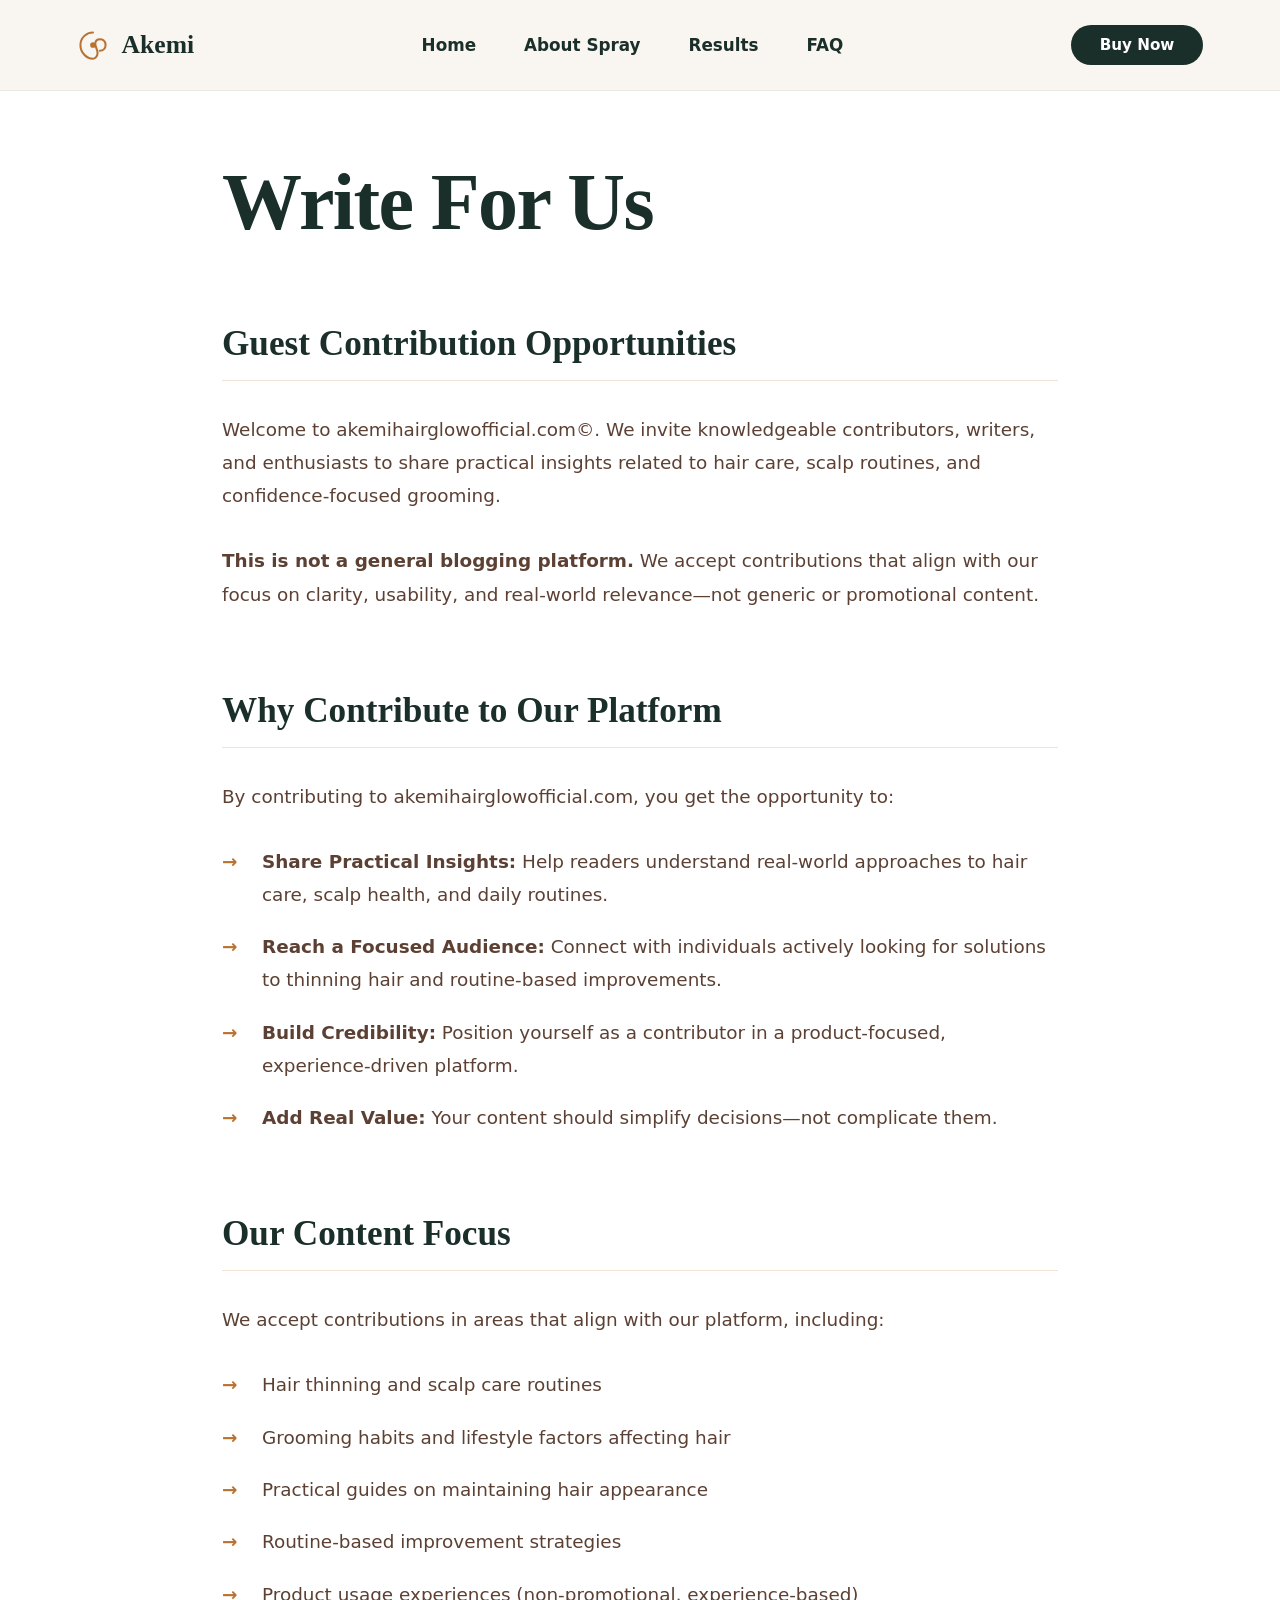
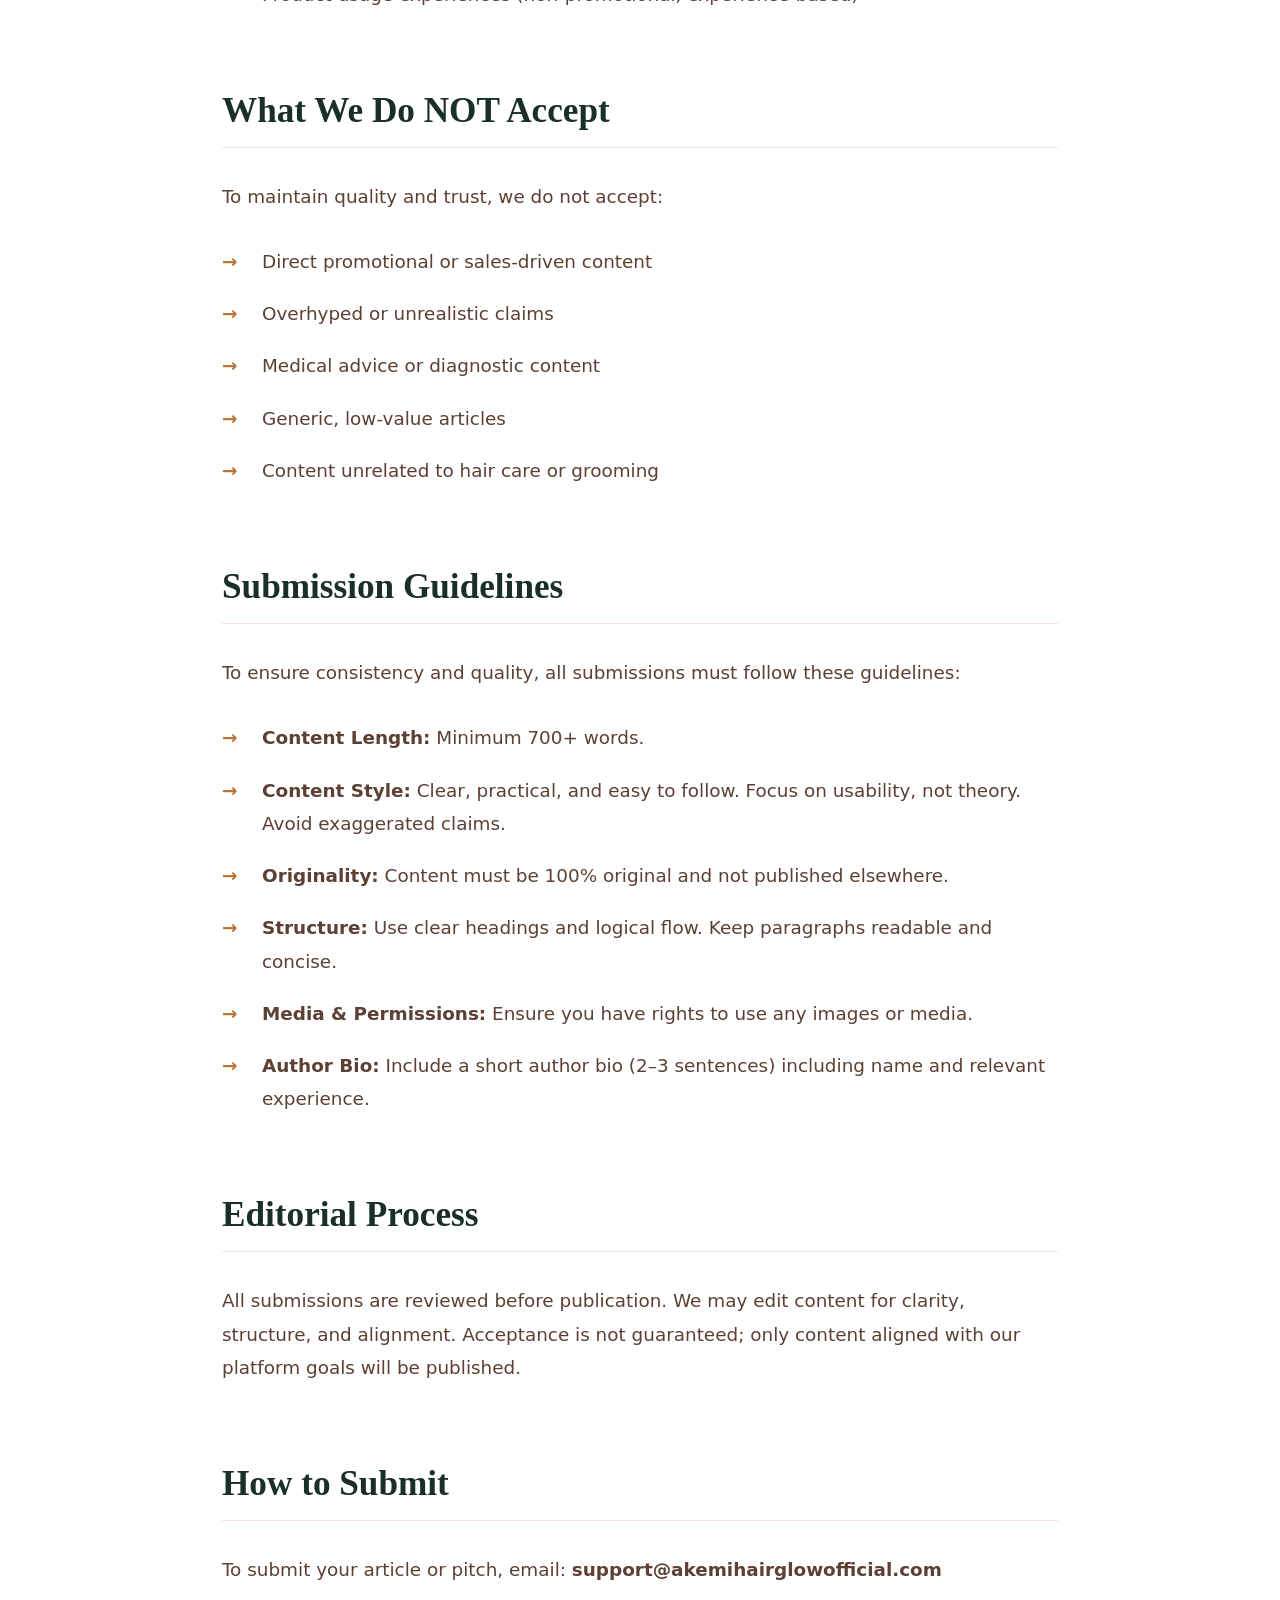
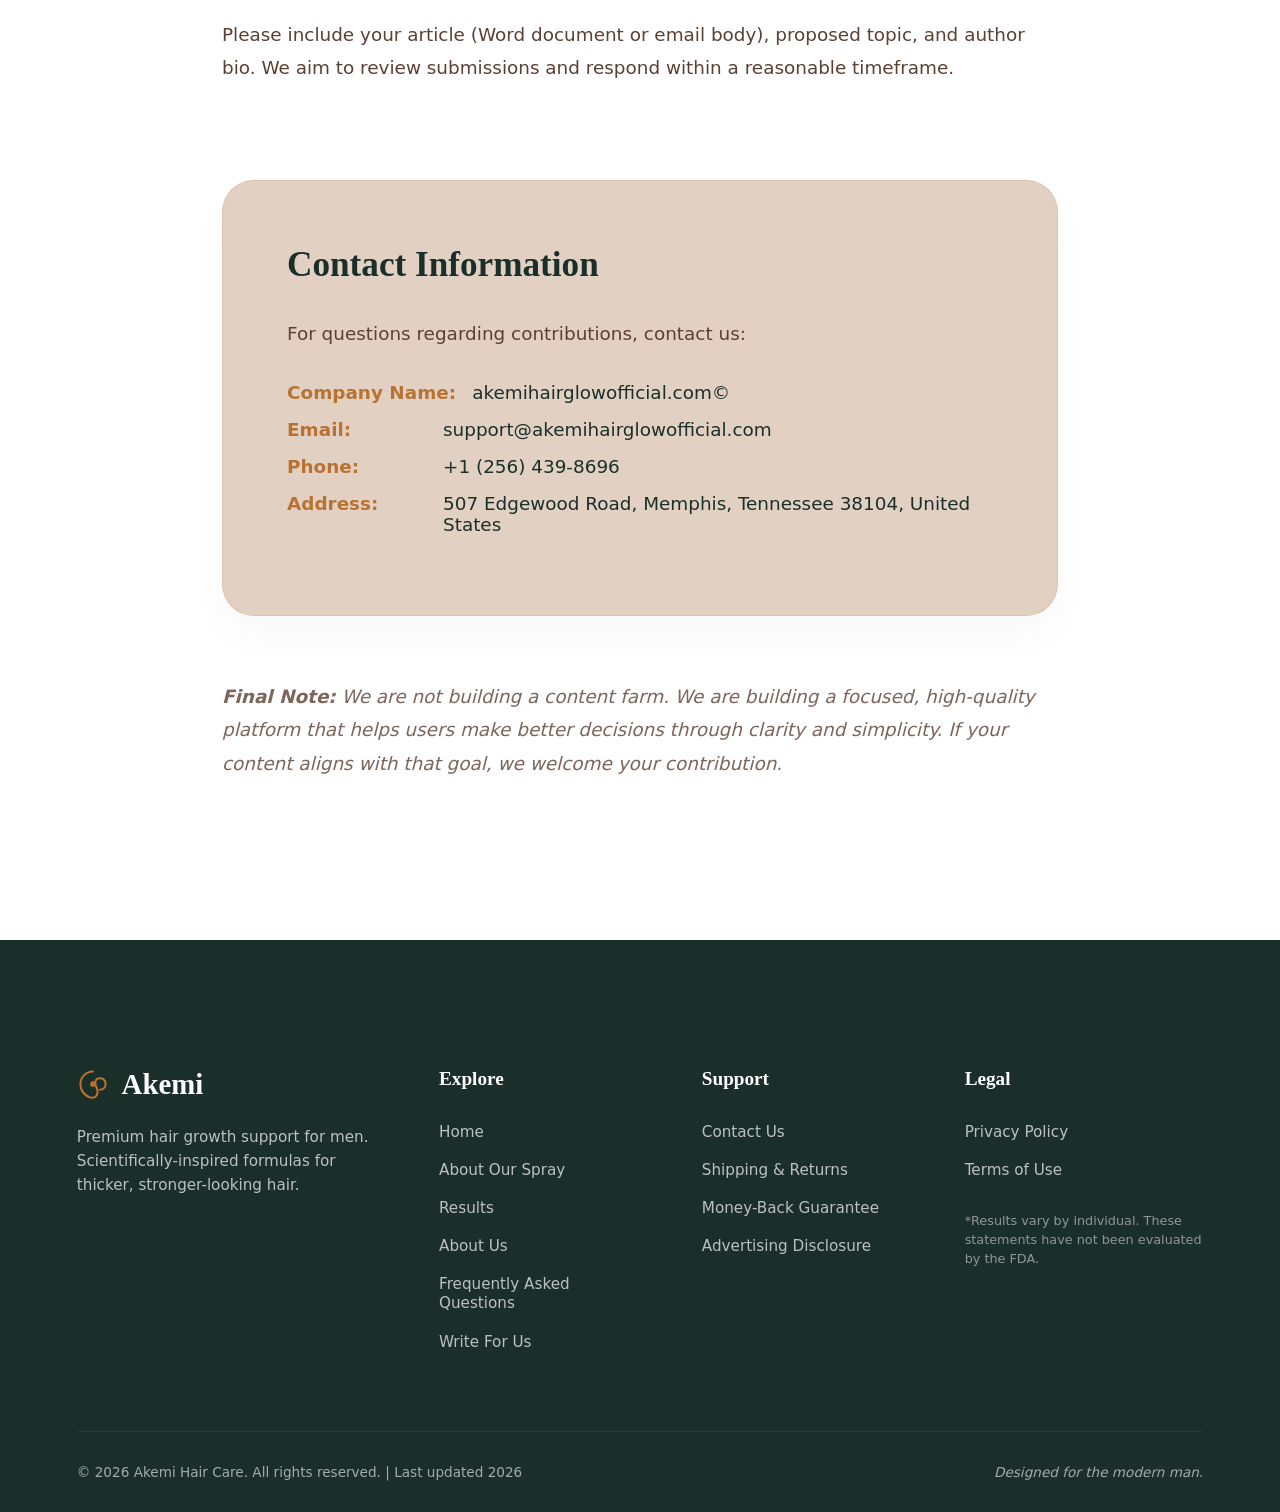
<file: write-for-us.html>
<!DOCTYPE html>
<html lang="en">
<head>
      <meta charset="UTF-8">
    <meta name="viewport" content="width=device-width, initial-scale=1.0">
    <meta name="title" content="Write For Us | Akemi Hair Glow Official">
    <meta name="description" content="Contribute to Akemi Hair Glow. We invite knowledgeable writers to share practical insights on hair care.">
    <title>Write For Us | Akemi Hair Glow Official</title>

    <!-- Open Graph Meta Tags -->
    <meta property="og:title" content="Write For Us | Akemi Hair Glow Official">
    <meta property="og:description" content="Contribute to Akemi Hair Glow. We invite knowledgeable writers to share practical insights on hair care.">
    <meta property="og:url" content="https://www.akemihairglowofficial.com/write-for-us.html">
    <meta property="og:image" content="https://www.akemihairglowofficial.com/public/hero-main.webp">
    <meta property="og:type" content="website">

    <!-- Twitter Card Meta Tags -->
    <meta name="twitter:card" content="summary_large_image">
    <meta name="twitter:title" content="Write For Us | Akemi Hair Glow Official">
    <meta name="twitter:description" content="Contribute to Akemi Hair Glow. We invite knowledgeable writers to share practical insights on hair care.">
    <meta name="twitter:image" content="https://www.akemihairglowofficial.com/public/hero-main.webp">

    <link rel="canonical" href="https://www.akemihairglowofficial.com/write-for-us.html">
    <link rel="icon" type="image/png" href="favicon.png?v=3">
    <link rel="shortcut icon" href="favicon.png?v=3">
    <link rel="stylesheet" href="style.css">
  <link rel="canonical" href="https://www.akemihairglowofficial.com/write-for-us.html" />
  
  <!-- Open Graph / Facebook -->
  <meta property="og:type" content="website" />
  <meta property="og:url" content="https://www.akemihairglowofficial.com/write-for-us.html" />
  <meta property="og:title" content="Write For Us | Akemi Hair Glow Official" />
  <meta property="og:description" content="Contribute to Akemi Hair Glow. We invite knowledgeable writers to share practical insights on hair care." />
  <meta property="og:image" content="https://www.akemihairglowofficial.com/public/hero-main.webp" />

  <!-- Twitter -->
  <meta property="twitter:card" content="summary_large_image" />
  <meta property="twitter:url" content="https://www.akemihairglowofficial.com/write-for-us.html" />
  <meta property="twitter:title" content="Write For Us | Akemi Hair Glow Official" />
  <meta property="twitter:description" content="Contribute to Akemi Hair Glow. We invite knowledgeable writers to share practical insights on hair care." />
  <meta property="twitter:image" content="https://www.akemihairglowofficial.com/public/hero-main.webp" />
</head>
<body>

  <!-- ── Navbar ─────────────────────────────────── -->
  <header class="nav is-scrolled" id="nav" role="banner" style="background: var(--c-bg); border-bottom: 1px solid rgba(0,0,0,0.05);">
    <nav class="nav__inner" aria-label="Main navigation">
      <a href="index.html" class="nav__brand" id="nav-brand" aria-label="Akemi Hair Glow home">
        <svg class="nav__brand-icon" viewBox="0 0 28 28" fill="none" aria-hidden="true" xmlns="http://www.w3.org/2000/svg">
          <path d="M14 3C8 3 3 8 3 14c0 6.627 5.373 12 11 12 1 0 4-1 4-5 0-3-2-5-2-8 0-2 1-4 4-4 2 0 5 1 5 5 0 3-2 5-5 5" stroke="currentColor" stroke-width="1.8" stroke-linecap="round" stroke-linejoin="round"/>
          <circle cx="14" cy="14" r="2.5" fill="currentColor"/>
        </svg>
        <span class="nav__brand-name">Akemi</span>
      </a>

      <div class="nav__menu" id="nav-menu">
        <ul class="nav__links" id="nav-links">
          <li><a href="index.html#hero"    class="nav__link">Home</a></li>
          <li><a href="index.html#overview" class="nav__link">About Spray</a></li>
          <li><a href="index.html#reviews"  class="nav__link">Results</a></li>
          <li><a href="index.html#faq"      class="nav__link">FAQ</a></li>
        </ul>
      </div>

      <div class="nav__actions">
        <a href="index.html#shop" class="nav__cta" id="nav-cta">Buy Now</a>
        <button class="nav__toggle" id="nav-toggle" aria-label="Toggle menu">
          <span class="nav__toggle-line"></span>
          <span class="nav__toggle-line"></span>
          <span class="nav__toggle-line"></span>
        </button>
      </div>
    </nav>
  </header>

  <main class="policy">
    <div class="policy__container">
      <h1 class="policy__title">Write For Us</h1>
      
      <div class="policy__content">
        <h2>Guest Contribution Opportunities</h2>
        <p>Welcome to akemihairglowofficial.com©. We invite knowledgeable contributors, writers, and enthusiasts to share practical insights related to hair care, scalp routines, and confidence-focused grooming.</p>
        <p><strong>This is not a general blogging platform.</strong> We accept contributions that align with our focus on clarity, usability, and real-world relevance—not generic or promotional content.</p>

        <h2>Why Contribute to Our Platform</h2>
        <p>By contributing to akemihairglowofficial.com, you get the opportunity to:</p>
        <ul>
          <li><strong>Share Practical Insights:</strong> Help readers understand real-world approaches to hair care, scalp health, and daily routines.</li>
          <li><strong>Reach a Focused Audience:</strong> Connect with individuals actively looking for solutions to thinning hair and routine-based improvements.</li>
          <li><strong>Build Credibility:</strong> Position yourself as a contributor in a product-focused, experience-driven platform.</li>
          <li><strong>Add Real Value:</strong> Your content should simplify decisions—not complicate them.</li>
        </ul>

        <h2>Our Content Focus</h2>
        <p>We accept contributions in areas that align with our platform, including:</p>
        <ul>
          <li>Hair thinning and scalp care routines</li>
          <li>Grooming habits and lifestyle factors affecting hair</li>
          <li>Practical guides on maintaining hair appearance</li>
          <li>Routine-based improvement strategies</li>
          <li>Product usage experiences (non-promotional, experience-based)</li>
        </ul>

        <h2>What We Do NOT Accept</h2>
        <p>To maintain quality and trust, we do not accept:</p>
        <ul>
          <li>Direct promotional or sales-driven content</li>
          <li>Overhyped or unrealistic claims</li>
          <li>Medical advice or diagnostic content</li>
          <li>Generic, low-value articles</li>
          <li>Content unrelated to hair care or grooming</li>
        </ul>

        <h2>Submission Guidelines</h2>
        <p>To ensure consistency and quality, all submissions must follow these guidelines:</p>
        <ul>
          <li><strong>Content Length:</strong> Minimum 700+ words.</li>
          <li><strong>Content Style:</strong> Clear, practical, and easy to follow. Focus on usability, not theory. Avoid exaggerated claims.</li>
          <li><strong>Originality:</strong> Content must be 100% original and not published elsewhere.</li>
          <li><strong>Structure:</strong> Use clear headings and logical flow. Keep paragraphs readable and concise.</li>
          <li><strong>Media & Permissions:</strong> Ensure you have rights to use any images or media.</li>
          <li><strong>Author Bio:</strong> Include a short author bio (2–3 sentences) including name and relevant experience.</li>
        </ul>

        <h2>Editorial Process</h2>
        <p>All submissions are reviewed before publication. We may edit content for clarity, structure, and alignment. Acceptance is not guaranteed; only content aligned with our platform goals will be published.</p>

        <h2>How to Submit</h2>
        <p>To submit your article or pitch, email: <strong>support@akemihairglowofficial.com</strong></p>
        <p>Please include your article (Word document or email body), proposed topic, and author bio. We aim to review submissions and respond within a reasonable timeframe.</p>

        <div class="policy__contact-box">
          <h2>Contact Information</h2>
          <p>For questions regarding contributions, contact us:</p>
          <span class="policy__contact-item"><strong>Company Name:</strong> akemihairglowofficial.com©</span>
          <span class="policy__contact-item"><strong>Email:</strong> support@akemihairglowofficial.com</span>
          <span class="policy__contact-item"><strong>Phone:</strong> +1 (256) 439-8696</span>
          <span class="policy__contact-item"><strong>Address:</strong> 507 Edgewood Road, Memphis, Tennessee 38104, United States</span>
        </div>

        <p style="margin-top: 4rem; font-style: italic; opacity: 0.8;">
          <strong>Final Note:</strong> We are not building a content farm. We are building a focused, high-quality platform that helps users make better decisions through clarity and simplicity. If your content aligns with that goal, we welcome your contribution.
        </p>
      </div>
    </div>
  </main>

  <!-- ── Footer ─────────────────────────────────── -->
  <footer class="footer">
    <div class="footer__container">
      <div class="footer__grid">
        
        <!-- Col 1: Brand -->
        <div class="footer__col">
          <a href="index.html" class="footer__logo">
            <svg class="footer__logo-icon" viewBox="0 0 28 28" fill="none" xmlns="http://www.w3.org/2000/svg">
              <path d="M14 3C8 3 3 8 3 14c0 6.627 5.373 12 11 12 1 0 4-1 4-5 0-3-2-5-2-8 0-2 1-4 4-4 2 0 5 1 5 5 0 3-2 5-5 5" stroke="currentColor" stroke-width="1.8" stroke-linecap="round" stroke-linejoin="round"/>
              <circle cx="14" cy="14" r="2.5" fill="currentColor"/>
            </svg>
            <span class="footer__logo-name">Akemi</span>
          </a>
          <p class="footer__desc">
            Premium hair growth support for men. Scientifically-inspired formulas for thicker, stronger-looking hair.
          </p>
        </div>

        <!-- Col 2: Navigation -->
        <div class="footer__col">
          <h4 class="footer__title">Explore</h4>
          <ul class="footer__links">
            <li><a href="index.html#hero">Home</a></li>
            <li><a href="index.html#overview">About Our Spray</a></li>
            <li><a href="index.html#reviews">Results</a></li>
            <li><a href="about.html">About Us</a></li>
            <li><a href="index.html#faq">Frequently Asked Questions</a></li>
            <li><a href="write-for-us.html">Write For Us</a></li>
          </ul>
        </div>

        <!-- Col 3: Support -->
        <div class="footer__col">
          <h4 class="footer__title">Support</h4>
          <ul class="footer__links">
            <li><a href="contact.html">Contact Us</a></li>
            <li><a href="shipping-returns.html">Shipping & Returns</a></li>
            <li><a href="money-back-guarantee.html">Money-Back Guarantee</a></li>
            <li><a href="disclosure.html">Advertising Disclosure</a></li>
          </ul>
        </div>

        <!-- Col 4: Legal -->
        <div class="footer__col">
          <h4 class="footer__title">Legal</h4>
          <ul class="footer__links">
            <li><a href="privacy-policy.html">Privacy Policy</a></li>
            <li><a href="terms-of-use.html">Terms of Use</a></li>
          </ul>
          <p class="footer__disclaimer">
            *Results vary by individual. These statements have not been evaluated by the FDA.
          </p>
        </div>

      </div>

      <div class="footer__bottom">
        <p>&copy; 2026 Akemi Hair Care. All rights reserved. | Last updated 2026</p>
        <p class="footer__tagline">Designed for the modern man.</p>
      </div>
    </div>
  </footer>

  <script src="script.js"></script>
</body>
</html>
</file>
<file: style.css>
/* ============================================================
   AKEMI HAIR GLOW — style.css
   Layout: 100vh full-bleed, Swiss-O-Par style
   Design tokens: Deep Forest Green | Warm Copper | Creamy Bone
   ============================================================ */

/* ── Design Tokens ──────────────────────────────────────────── */
:root {
  --c-primary: #1B2F2A;
  --c-primary-mid: #253D36;
  --c-accent: #B87333;
  --c-accent-light: #D4955A;
  --c-accent-pale: #EDD9C0;
  --c-bg: #F9F5F0;
  --c-bg-alt: #E2D1C3;
  --c-text: #2D1E17;
  --c-text-muted: #5C4033;
  --c-white: #FFFFFF;

  --font-display: 'Fraunces', serif;
  --font-body: 'Outfit', system-ui, sans-serif;

  --ease: cubic-bezier(0.4, 0, 0.2, 1);
  --dur: 0.35s;
}

/* ── Reset ──────────────────────────────────────────────────── */
*,
*::before,
*::after {
  box-sizing: border-box;
  margin: 0;
  padding: 0;
}

html {
  scroll-behavior: smooth;
  font-size: 16px;
}

body {
  font-family: var(--font-body);
  background: var(--c-bg);
  color: var(--c-text);
  -webkit-font-smoothing: antialiased;
  overflow-x: hidden;
}

a {
  text-decoration: none;
  color: inherit;
}

ul {
  list-style: none;
}

svg {
  display: block;
  flex-shrink: 0;
}

/* ── BUTTONS ────────────────────────────────────────────────── */
.btn {
  display: inline-flex;
  align-items: center;
  justify-content: center;
  padding: 1.1rem 2.5rem;
  font-family: var(--font-body);
  font-size: 1.1rem;
  font-weight: 700;
  text-decoration: none;
  border-radius: 99px;
  cursor: pointer;
  transition: all var(--dur) var(--ease);
  border: none;
  text-align: center;
  position: relative;
  overflow: hidden;
  z-index: 1;
}

.btn--primary {
  background: var(--c-primary);
  color: var(--c-white);
  box-shadow: 0 4px 15px rgba(27, 47, 42, 0.2);
}

.btn--primary:hover {
  background: var(--c-primary-mid);
  transform: translateY(-3px);
  box-shadow: 0 8px 25px rgba(27, 47, 42, 0.3);
  color: var(--c-white);
}

.btn--primary::after {
  content: '';
  position: absolute;
  top: 0;
  left: -100%;
  width: 100%;
  height: 100%;
  background: linear-gradient(
    90deg,
    transparent,
    rgba(255, 255, 255, 0.2),
    transparent
  );
  transition: none;
  animation: btn-shine 4.5s infinite;
}

@keyframes btn-shine {
  0% { left: -100%; }
  100% { left: 100%; }
}

.btn--full {
  width: 100%;
}

.btn:active {
  transform: translateY(-1px);
}

/* ── HERO — 100vh full-bleed shell ─────────────────────────── */
.hero {
  position: relative;
  width: 100%;
  height: 100vh;
  min-height: 100vh;
  background: var(--c-bg);
  display: grid;
  grid-template-columns: 1fr;
  overflow: hidden;
  /* Prevent any section overflow */
}

@media (min-width: 1200px) {
  .hero {
    height: 100vh;
    /* Force exactly 100vh on all desktop/large screens */
  }
}

/* ── NAV ────────────────────────────────────────────────────── */
.nav {
  position: fixed;
  top: 0;
  left: 0;
  right: 0;
  z-index: 100;
  padding: 0 clamp(1.5rem, 6vw, 6rem);
  background: transparent;
  transition: all var(--dur) var(--ease);
}

.nav.is-scrolled {
  background: rgba(249, 245, 240, 0.95);
  backdrop-filter: blur(10px);
  -webkit-backdrop-filter: blur(10px);
  box-shadow: 0 4px 30px rgba(27, 47, 42, 0.05);
}

.nav__inner {
  display: flex;
  align-items: center;
  justify-content: space-between;
  height: clamp(70px, 10vh, 100px);
  max-width: 1400px;
  margin: 0 auto;
}

.nav__brand {
  display: flex;
  align-items: center;
  gap: 0.8rem;
  font-family: var(--font-display);
  font-size: clamp(1.5rem, 2vw, 1.8rem);
  font-weight: 800;
  color: var(--c-primary);
  z-index: 1001;
  /* Ensure brand is above menu too */
}

.nav__brand-icon {
  width: 32px;
  height: 32px;
  color: var(--c-accent);
}

.nav__links {
  display: flex;
  align-items: center;
  gap: 3rem;
}

.nav__link {
  font-size: 1.05rem;
  font-weight: 600;
  color: var(--c-primary);
  transition: color var(--dur) var(--ease);
  position: relative;
}

.nav__link::after {
  content: '';
  position: absolute;
  bottom: -4px;
  left: 0;
  width: 0;
  height: 2px;
  background: var(--c-accent);
  transition: width var(--dur) var(--ease);
}

.nav__link:hover,
.nav__link.is-active {
  color: var(--c-accent);
}

.nav__link:hover::after,
.nav__link.is-active::after {
  width: 100%;
}

.nav__actions {
  display: flex;
  align-items: center;
  gap: 2rem;
}

.nav__cta {
  background: var(--c-primary);
  color: var(--c-white);
  padding: 0.7rem 1.8rem;
  border-radius: 99px;
  font-weight: 700;
  font-size: 0.95rem;
  transition: transform 0.3s ease, background 0.3s ease;
}

.nav__cta:hover {
  background: var(--c-accent);
  transform: translateY(-2px);
}

.nav__toggle {
  display: none;
  flex-direction: column;
  justify-content: center;
  gap: 6px;
  width: 30px;
  height: 30px;
  background: none;
  border: none;
  cursor: pointer;
  z-index: 1001;
  padding: 0;
}

.nav__toggle-line {
  width: 100%;
  height: 2px;
  background: var(--c-primary);
  border-radius: 2px;
  transition: transform 0.3s ease, opacity 0.3s ease;
}

@media (max-width: 1024px) {
  .nav__links {
    gap: 2rem;
  }
}

@media (max-width: 900px) {
  .nav__toggle {
    display: flex;
  }

  .nav__cta {
    display: none;
  }

  .nav__menu {
    position: fixed;
    top: 0;
    right: 0;
    width: 100%;
    height: 100vh;
    background: var(--c-bg);
    z-index: 1000;
    display: flex;
    align-items: center;
    justify-content: center;
    transform: translateX(100%);
    transition: transform 0.5s cubic-bezier(0.77, 0, 0.175, 1);
    visibility: hidden;
  }

  .nav__menu.is-active {
    transform: translateX(0);
    visibility: visible;
  }

  .nav__links {
    flex-direction: column;
    gap: 2.5rem;
    padding: 2rem;
  }

  .nav__link {
    font-size: 2.2rem;
    font-family: var(--font-display);
    font-weight: 800;
  }

  /* Hamburger to X */
  .nav__toggle.is-active .nav__toggle-line:nth-child(1) {
    transform: translateY(8px) rotate(45deg);
  }

  .nav__toggle.is-active .nav__toggle-line:nth-child(2) {
    opacity: 0;
  }

  .nav__toggle.is-active .nav__toggle-line:nth-child(3) {
    transform: translateY(-8px) rotate(-45deg);
  }
}

/* ── HERO IMAGE PANEL (right side, full-bleed) ──────────────── */
.hero__image-panel {
  grid-column: 1 / -1;
  grid-row: 1 / -1;
  width: 65%;
  max-width: 100%;
  justify-self: end;
  height: 100%;
  position: relative;
  overflow: hidden;
  z-index: 1;
}

@media (max-width: 900px) {
  .hero__image-panel {
    width: 100%;
    height: 50vh;
    min-height: 400px;
    justify-self: stretch;
  }
}

/* Gradient overlay — left edge blends into background */
.hero__image-overlay {
  position: absolute;
  inset: 0;
  background: linear-gradient(to right,
      var(--c-bg) 0%,
      rgba(249, 245, 240, 0.55) 20%,
      transparent 50%);
  z-index: 2;
  pointer-events: none;
}

/* Placeholder shown until user uploads image */
.hero__placeholder {
  width: 100%;
  height: 100%;
  display: flex;
  align-items: center;
  justify-content: center;
  background: linear-gradient(135deg, var(--c-bg-alt) 0%, #D4C5B5 100%);
  border-left: 1.5px dashed rgba(184, 115, 51, 0.35);
}

.hero__placeholder-inner {
  display: flex;
  flex-direction: column;
  align-items: center;
  gap: 0.85rem;
  text-align: center;
  padding: 2rem;
  color: var(--c-text-muted);
}

.hero__ph-icon {
  width: 56px;
  height: 56px;
  color: var(--c-accent);
  opacity: 0.6;
}

.hero__ph-label {
  font-size: 0.9rem;
  font-weight: 600;
  color: var(--c-text);
}

.hero__ph-hint {
  font-size: 0.75rem;
  line-height: 1.6;
  color: var(--c-text-muted);
}

/* Actual product image (swap placeholder with this) */
.hero__product-img {
  width: 100%;
  height: 100%;
  object-fit: cover;
  object-position: center top;
  display: block;
}

/* Trust Bar (replacing floating card) */
.hero__trust-bar {
  display: flex;
  align-items: center;
  gap: 0.75rem;
  animation: fadeUp 0.7s 0.05s both;
}

.hero__tb-stars {
  display: flex;
  gap: 2px;
}

.hero__tb-stars svg {
  width: 14px;
  height: 14px;
}

.hero__tb-text {
  font-size: 0.82rem;
  font-weight: 500;
  color: var(--c-text-muted);
}

.hero__tb-text strong {
  color: var(--c-accent);
  font-weight: 700;
}

.hero__tb-text span {
  color: var(--c-text);
  font-weight: 600;
}

/* ── HERO CONTENT (left overlay panel) ─────────────────────── */
.hero__content {
  grid-column: 1 / -1;
  grid-row: 1 / -1;
  width: 60%;
  position: relative;
  z-index: 10;
  display: flex;
  flex-direction: column;
  justify-content: flex-end;
  padding: clamp(60px, 8vh, 100px) clamp(1.5rem, 6vw, 8rem) clamp(0.5rem, 1vh, 1rem);
  gap: clamp(0.1rem, 0.3vh, 0.3rem);
  pointer-events: none;
  /* Let clicks pass to image if needed, but we'll re-enable on children */
}

.hero__content>* {
  pointer-events: auto;
}

@media (max-width: 900px) {
  .hero__content {
    width: 100%;
    padding: 2rem clamp(1.5rem, 6vw, 6rem) 4rem;
    background: linear-gradient(to top,
        var(--c-bg) 60%,
        rgba(249, 245, 240, 0.8) 85%,
        transparent 100%);
  }
}

/* Eyebrow badge */
.hero__badge {
  display: inline-flex;
  align-items: center;
  gap: 0.6rem;
  background: rgba(184, 115, 51, 0.1);
  border: 1px solid rgba(184, 115, 51, 0.35);
  color: var(--c-accent);
  font-size: clamp(0.85rem, 1.2vw, 1.1rem);
  font-weight: 700;
  letter-spacing: 0.09em;
  text-transform: uppercase;
  padding: 0.6rem 1.2rem;
  border-radius: 9999px;
  width: fit-content;
  animation: fadeUp 0.7s both;
}

.hero__badge-icon {
  width: 14px;
  height: 14px;
}

/* Trust Bar (Stars & Customers) */
.hero__trust-bar {
  display: flex;
  align-items: center;
  gap: 0.75rem;
  animation: fadeUp 0.7s 0.04s both;
}

.hero__tb-stars {
  display: flex;
  gap: 3px;
}

.hero__tb-stars svg {
  width: 18px;
  height: 18px;
}

.hero__tb-text {
  font-size: clamp(0.9rem, 1.2vw, 1.1rem);
  color: var(--c-text-muted);
  font-weight: 500;
}

/* H1 */
.hero__headline {
  font-family: var(--font-display);
  font-size: clamp(2.2rem, 4.5vw, 4.2rem);
  font-weight: 900;
  line-height: 1.05;
  letter-spacing: -0.02em;
  color: var(--c-primary);
  animation: fadeUp 0.7s 0.08s both;
}

.hero__headline-accent {
  display: inline;
  color: var(--c-accent);
}

/* Hide br on desktop — show only on mobile */
.hero__headline br {
  display: none;
}

/* Tagline below H1 */
.hero__tagline {
  font-size: clamp(1rem, 1.8vw, 1.4rem);
  font-weight: 500;
  color: var(--c-text-muted);
  line-height: 1.4;
  animation: fadeUp 0.7s 0.12s both;
}

/* CTA row */
.hero__cta {
  display: inline-flex;
  align-items: center;
  gap: 0.75rem;
  width: fit-content;
  background: var(--c-primary);
  color: var(--c-white);
  font-size: clamp(1.15rem, 1.8vw, 1.5rem);
  font-weight: 700;
  letter-spacing: 0.01em;
  padding: clamp(0.9rem, 1.5vh, 1.1rem) clamp(4rem, 8vw, 10rem);
  margin-top: 1.25rem;
  border-radius: 9999px;
  box-shadow: 0 4px 20px rgba(27, 47, 42, 0.3);
  transition: background var(--dur) var(--ease), transform var(--dur) var(--ease), box-shadow var(--dur) var(--ease);
  animation: fadeUp 0.7s 0.15s both;
  position: relative;
  overflow: hidden;
}

.hero__cta::before {
  content: '';
  position: absolute;
  inset: 0;
  background: linear-gradient(90deg, rgba(255, 255, 255, 0.06) 0%, transparent 60%);
  pointer-events: none;
}

.hero__cta::after {
  content: '';
  position: absolute;
  top: 0;
  left: -100%;
  width: 50%;
  height: 100%;
  background: linear-gradient(to right,
      rgba(255, 255, 255, 0) 0%,
      rgba(255, 255, 255, 0.4) 50%,
      rgba(255, 255, 255, 0) 100%);
  transform: skewX(-25deg);
  animation: shine 4.5s infinite;
  pointer-events: none;
}

.hero__cta-btn {
  display: inline-flex;
  align-items: center;
  justify-content: center;
  width: 32px;
  height: 32px;
  background: var(--c-accent);
  border-radius: 50%;
  flex-shrink: 0;
  transition: transform var(--dur) var(--ease);
}

.hero__cta-btn svg {
  width: 20px;
  height: 20px;
  color: var(--c-white);
  transition: transform var(--dur) var(--ease);
}

.hero__cta:hover {
  background: var(--c-primary-mid);
  transform: translateY(-2px);
  box-shadow: 0 8px 28px rgba(27, 47, 42, 0.4);
}

.hero__cta:hover .hero__cta-btn {
  transform: translateX(3px);
}

/* Nudge */
.hero__nudge {
  margin-top: 0.5rem;
  font-size: 0.72rem;
  color: rgba(45, 30, 23, 0.38);
  letter-spacing: 0.04em;
  font-style: italic;
  animation: fadeUp 0.7s 0.2s both;
}

/* Description / bullets */
.hero__desc {
  animation: fadeUp 0.7s 0.28s both;
}

.hero__bullets {
  display: flex;
  flex-direction: column;
  gap: clamp(0.4rem, 0.8vh, 0.8rem);
}

.hero__bullet {
  display: flex;
  align-items: flex-start;
  gap: 1rem;
  font-size: clamp(0.95rem, 1.4vw, 1.2rem);
  color: var(--c-text-muted);
  line-height: 1.4;
}

.hero__bullet-icon {
  width: 18px;
  height: 18px;
  color: var(--c-accent);
  margin-top: 1px;
}

.hero__bullet strong {
  color: var(--c-text);
  font-weight: 600;
}

.hero__offer {
  display: flex;
  align-items: center;
  flex-wrap: wrap;
  gap: 0.8rem 1.5rem;
  animation: fadeUp 0.7s 0.36s both;
}

.hero__offer-item {
  display: inline-flex;
  align-items: center;
  gap: 0.5rem;
  font-size: clamp(0.85rem, 1.1vw, 1rem);
  font-weight: 500;
  color: var(--c-text-muted);
}

.hero__offer-svg {
  width: 18px;
  height: 18px;
  color: var(--c-accent);
  opacity: 0.8;
}

.hero__offer-svg {
  width: 15px;
  height: 15px;
  color: var(--c-accent);
}

.hero__offer-sep {
  width: 1px;
  height: 14px;
  background: rgba(45, 30, 23, 0.2);
  display: inline-block;
}



/* ── Animations ─────────────────────────────────────────────── */
@keyframes fadeUp {
  from {
    opacity: 0;
    transform: translateY(22px);
  }

  to {
    opacity: 1;
    transform: translateY(0);
  }
}

@keyframes floatY {

  0%,
  100% {
    transform: translateY(0);
  }

  50% {
    transform: translateY(-10px);
  }
}

@keyframes shine {
  0% {
    left: -100%;
  }

  100% {
    left: 100%;
  }
}

/* ── Responsive ─────────────────────────────────────────────── */
@media (max-width: 900px) {
  .hero__content {
    width: 100%;
    justify-content: flex-end;
    padding: 30px 1.5rem 1rem;
    /* Semi-transparent overlay so image shows through */
    background: linear-gradient(to top,
        rgba(249, 245, 240, 0.97) 55%,
        rgba(249, 245, 240, 0.6) 75%,
        transparent 100%);
  }

  .hero__image-panel {
    width: 100%;
  }

  .hero__image-overlay {
    background: transparent;
  }

  .hero__headline {
    font-size: clamp(2rem, 8.5vw, 2.8rem);
  }

  .hero__headline br {
    display: block;
  }

  /* condensed on mobile */

  .hero__rating-card {
    right: 1rem;
    bottom: 1rem;
    padding: 0.75rem 1rem;
  }

  .nav__links {
    gap: 1rem;
  }

  .nav__brand {
    position: static;
    transform: none;
  }
}

@media (max-width: 580px) {
  .hero__cta {
    font-size: 0.85rem;
    padding: 0.65rem 3rem;
  }

  .hero__offer-sep {
    display: none;
  }

  .hero__offer {
    gap: 0.4rem;
  }
}

/* ── FLOATING BUY NOW BUTTON (mobile only) ───────────────── */
.float-cta {
  display: none; /* hidden on desktop */
}

@media (max-width: 900px) {
  .float-cta {
    position: fixed;
    bottom: 1.5rem;
    right: 1.5rem;
    z-index: 500;
    display: inline-flex;
    align-items: center;
    gap: 0.5rem;
    background: var(--c-primary);
    color: var(--c-white);
    font-family: var(--font-body);
    font-size: 1rem;
    font-weight: 700;
    padding: 0.85rem 1.6rem;
    border-radius: 9999px;
    box-shadow: 0 6px 28px rgba(27, 47, 42, 0.38);
    text-decoration: none;
    opacity: 0;
    transform: translateY(20px) scale(0.92);
    pointer-events: none;
    transition: opacity 0.4s var(--ease), transform 0.4s var(--ease),
                background 0.25s var(--ease), box-shadow 0.25s var(--ease);
    overflow: hidden;
  }

  .float-cta.is-visible {
    opacity: 1;
    transform: translateY(0) scale(1);
    pointer-events: auto;
  }

  .float-cta:hover {
    background: var(--c-accent);
    box-shadow: 0 10px 36px rgba(184, 115, 51, 0.45);
    transform: translateY(-2px) scale(1);
  }

  .float-cta__icon {
    width: 18px;
    height: 18px;
    flex-shrink: 0;
  }

  /* Shine sweep on float button */
  .float-cta::after {
    content: '';
    position: absolute;
    top: 0;
    left: -100%;
    width: 50%;
    height: 100%;
    background: linear-gradient(to right,
        rgba(255,255,255,0) 0%,
        rgba(255,255,255,0.35) 50%,
        rgba(255,255,255,0) 100%);
    transform: skewX(-25deg);
    animation: shine 4s infinite;
    pointer-events: none;
  }
}


/* ── SECTION: PRODUCT OVERVIEW ────────────────────────────── */
.overview {
  padding: clamp(4rem, 8vw, 6rem) clamp(1.5rem, 6vw, 6rem);
  background: var(--c-white);
}

.overview__container {
  max-width: 1400px;
  margin: 0 auto;
  display: grid;
  grid-template-columns: 0.9fr 1.1fr;
  gap: clamp(3rem, 8vw, 6rem);
  align-items: center;
}

@media (max-width: 1024px) {
  .overview__container {
    grid-template-columns: 1fr;
    gap: 3rem;
  }
}

.overview__title {
  font-family: var(--font-display);
  font-size: clamp(2rem, 4vw, 3.2rem);
  color: var(--c-primary);
  margin-bottom: 1.5rem;
  line-height: 1.1;
}

.overview__title-accent {
  color: var(--c-accent);
  font-style: italic;
  font-weight: 400;
}

.overview__text {
  margin-bottom: 2.5rem;
}

.overview__text p {
  font-size: 1.05rem;
  line-height: 1.7;
  color: var(--c-text-muted);
  margin-bottom: 1rem;
}

.overview__positioning {
  margin-bottom: 2.5rem;
  background: var(--c-bg);
  padding: 2rem;
  border-radius: 24px;
  border: 1px solid rgba(27, 47, 42, 0.04);
}

.overview__p-title {
  font-size: 1rem;
  font-weight: 700;
  color: var(--c-primary);
  margin-bottom: 1.2rem;
  letter-spacing: 0.01em;
}

.overview__list {
  display: flex;
  flex-direction: column;
  gap: 0.8rem;
}

.overview__list li {
  position: relative;
  padding-left: 1.75rem;
  font-size: 0.95rem;
  color: var(--c-text-muted);
  font-weight: 500;
}

.overview__list li::before {
  content: "";
  position: absolute;
  left: 0;
  top: 0.5rem;
  width: 8px;
  height: 8px;
  background: var(--c-accent);
  border-radius: 2px;
  transform: rotate(45deg);
}

.overview__footer-text {
  font-size: 0.95rem;
  line-height: 1.6;
  color: var(--c-text-muted);
  font-style: italic;
  margin-bottom: 2.5rem;
  opacity: 0.9;
}

.overview__triggers {
  display: flex;
  gap: 2rem;
  flex-wrap: wrap;
}

.overview__trigger {
  display: flex;
  align-items: center;
  gap: 0.75rem;
  font-weight: 600;
  color: var(--c-primary);
  font-size: 0.9rem;
}

.overview__trigger-bar {
  width: 3px;
  height: 1.1rem;
  background: var(--c-accent);
  border-radius: 4px;
}

/* Visual Panel */
.overview__image-container {
  width: 100%;
  aspect-ratio: 1/1.1;
  background: var(--c-bg-alt);
  border-radius: 32px;
  overflow: hidden;
  position: relative;
  box-shadow: 0 20px 60px rgba(27, 47, 42, 0.08);
}

.overview__image-placeholder {
  width: 100%;
  height: 100%;
  display: flex;
  align-items: center;
  justify-content: center;
  background: linear-gradient(135deg, #D8C3B0 0%, var(--c-bg-alt) 100%);
  color: var(--c-primary);
}

.overview__ip-inner {
  text-align: center;
}

.overview__ip-inner svg {
  width: 60px;
  height: 60px;
  margin: 0 auto 1rem;
  opacity: 0.3;
}

.overview__ip-inner p {
  font-weight: 600;
  font-size: 0.9rem;
  letter-spacing: 0.02em;
  opacity: 0.6;
}

.overview__img {
  width: 100%;
  height: 100%;
  object-fit: cover;
  display: block;
}

/* ── SECTION: SPECIFICATIONS ───────────────────────────────── */
.specs {
  padding: clamp(2.5rem, 6vw, 6rem) clamp(1.5rem, 6vw, 6rem);
  background: var(--c-bg-alt);
  border-top: 1px solid rgba(27, 47, 42, 0.05);
}

.specs__container {
  max-width: 1400px;
  margin: 0 auto;
  display: grid;
  grid-template-columns: 1.1fr 0.9fr;
  gap: clamp(2rem, 5vw, 4rem);
  align-items: flex-start;
}

@media (max-width: 1024px) {
  .specs__container {
    grid-template-columns: 1fr;
  }
}

.specs__title {
  font-family: var(--font-display);
  font-size: clamp(2rem, 4vw, 3.2rem);
  color: var(--c-primary);
  margin-bottom: 1.5rem;
  line-height: 1.1;
}

.specs__title-accent {
  color: var(--c-accent);
  font-style: italic;
  font-weight: 400;
}

.specs__intro {
  font-size: 1.05rem;
  line-height: 1.7;
  color: var(--c-text-muted);
  max-width: 700px;
  margin-bottom: clamp(1.5rem, 5vw, 2.5rem);
}

/* Table styling */
.specs__table-wrapper {
  overflow-x: auto;
  margin-bottom: 2.5rem;
  background: var(--c-white);
  border-radius: 20px;
  padding: 0.5rem;
  box-shadow: 0 10px 40px rgba(27, 47, 42, 0.04);
  border: 1px solid rgba(27, 47, 42, 0.03);
}

.specs__table {
  width: 100%;
  border-collapse: collapse;
  font-size: 0.95rem;
}

.specs__table th,
.specs__table td {
  padding: clamp(0.75rem, 1.5vh, 1.1rem) 1.5rem;
  text-align: left;
  border-bottom: 1px solid rgba(27, 47, 42, 0.05);
}

.specs__table th {
  font-weight: 700;
  color: var(--c-primary);
  text-transform: uppercase;
  letter-spacing: 0.05em;
  font-size: 0.75rem;
  background: rgba(249, 245, 240, 0.5);
}

.specs__table tr:last-child td {
  border-bottom: none;
}

.specs__table td:first-child {
  font-weight: 700;
  color: var(--c-primary);
  width: 30%;
  background: rgba(184, 115, 51, 0.02);
}

.specs__table td:last-child {
  color: var(--c-text-muted);
}

/* Triggers */
.specs__triggers {
  display: flex;
  gap: 2rem;
  flex-wrap: wrap;
}

.specs__trigger {
  display: flex;
  align-items: center;
  gap: 0.75rem;
  font-weight: 600;
  color: var(--c-primary);
  font-size: 0.9rem;
}

.specs__trigger-bar {
  width: 3px;
  height: 1.1rem;
  background: var(--c-accent);
  border-radius: 4px;
}

/* Visual Panel */
.specs__visual {
  position: sticky;
  top: 140px;
}

@media (max-width: 1024px) {
  .specs__visual {
    position: relative;
    top: 0;
    order: -1;
  }
}

.specs__image-container {
  width: 100%;
  aspect-ratio: 4/5;
  background: var(--c-bg-alt);
  border-radius: 24px;
  overflow: hidden;
  position: relative;
}

.specs__image-placeholder {
  width: 100%;
  height: 100%;
  display: flex;
  align-items: center;
  justify-content: center;
  background: linear-gradient(135deg, var(--c-bg-alt) 0%, #D8C3B0 100%);
  color: var(--c-primary);
  opacity: 0.6;
}

.specs__ip-inner {
  text-align: center;
}

.specs__ip-inner svg {
  width: 60px;
  height: 60px;
  margin: 0 auto 1rem;
  opacity: 0.4;
}

.specs__ip-inner p {
  font-weight: 600;
  font-size: 0.9rem;
  letter-spacing: 0.02em;
}

.specs__img {
  width: 100%;
  height: 100%;
  object-fit: cover;
  display: block;
}

/* ── SECTION: KEY FEATURES ────────────────────────────────── */
.features {
  padding: clamp(3rem, 6vw, 4.5rem) clamp(1.5rem, 6vw, 6rem);
  background: var(--c-bg);
}

.features__container {
  max-width: 1400px;
  margin: 0 auto;
}

.features__header {
  max-width: 800px;
  margin-bottom: 4rem;
}

.features__title {
  font-family: var(--font-display);
  font-size: clamp(2rem, 4vw, 3.2rem);
  color: var(--c-primary);
  margin-bottom: 1.5rem;
  line-height: 1.1;
}

.features__title-accent {
  color: var(--c-accent);
  font-style: italic;
  font-weight: 400;
}

.features__intro {
  font-size: 1.05rem;
  line-height: 1.7;
  color: var(--c-text-muted);
}

.features__grid {
  display: grid;
  grid-template-columns: repeat(3, 1fr);
  gap: 2rem;
  margin-bottom: 4rem;
}

@media (max-width: 1024px) {
  .features__grid {
    grid-template-columns: repeat(2, 1fr);
  }
}

@media (max-width: 640px) {
  .features__grid {
    grid-template-columns: 1fr;
  }
}

.features__card {
  background: var(--c-white);
  padding: 2.5rem;
  border-radius: 24px;
  border: 1px solid rgba(27, 47, 42, 0.03);
  box-shadow: 0 10px 40px rgba(27, 47, 42, 0.04);
  transition: transform var(--dur) var(--ease), box-shadow var(--dur) var(--ease);
  display: flex;
  flex-direction: column;
  gap: 1rem;
}

.features__card:hover {
  transform: translateY(-5px);
  box-shadow: 0 15px 50px rgba(27, 47, 42, 0.08);
}



.features__card-title {
  font-size: 1.2rem;
  font-weight: 700;
  color: var(--c-primary);
  line-height: 1.2;
}

.features__card-text {
  font-size: 0.95rem;
  line-height: 1.6;
  color: var(--c-text-muted);
}

/* Triggers */
.features__triggers {
  display: flex;
  gap: 2.5rem;
  flex-wrap: wrap;
  justify-content: center;
  margin-top: 1rem;
  padding-top: 0;
  border-top: none;
}

.features__trigger {
  display: flex;
  align-items: center;
  gap: 0.8rem;
  font-weight: 600;
  color: var(--c-primary);
  font-size: 1rem;
}

.features__trigger-bar {
  width: 3px;
  height: 1rem;
  background: var(--c-accent);
  border-radius: 4px;
}

/* ── SECTION: TECH SPECS ─────────────────────────────────── */
.tech-specs {
  padding: clamp(4rem, 8vw, 6rem) clamp(1.5rem, 6vw, 6rem);
  background: var(--c-bg-alt);
}

.tech-specs__container {
  max-width: 1400px;
  margin: 0 auto;
}

.tech-specs__header {
  max-width: 800px;
  margin-bottom: 4rem;
}

.tech-specs__title {
  font-family: var(--font-display);
  font-size: clamp(2rem, 4vw, 3.2rem);
  color: var(--c-primary);
  margin-bottom: 1.5rem;
  line-height: 1.1;
}

.tech-specs__title-accent {
  color: var(--c-accent);
  font-style: italic;
  font-weight: 400;
}

.tech-specs__intro {
  font-size: 1.05rem;
  line-height: 1.7;
  color: var(--c-text-muted);
}

.tech-specs__grid {
  display: grid;
  grid-template-columns: 1fr 1fr;
  gap: clamp(3rem, 8vw, 6rem);
  align-items: start;
}

@media (max-width: 1024px) {
  .tech-specs__grid {
    grid-template-columns: 1fr;
    gap: 3rem;
  }
}

.tech-specs__info-group {
  margin-bottom: 2.5rem;
}

.tech-specs__group-title {
  font-size: 1.25rem;
  font-weight: 700;
  color: var(--c-primary);
  margin-bottom: 1rem;
}

.tech-specs__group-text {
  font-size: 1rem;
  line-height: 1.6;
  color: var(--c-text-muted);
}

.tech-specs__disclaimer {
  margin-top: 3rem;
  padding: 1.5rem;
  background: rgba(184, 115, 51, 0.05);
  border-left: 3px solid var(--c-accent);
  border-radius: 4px;
}

.tech-specs__disclaimer p {
  font-size: 0.9rem;
  line-height: 1.6;
  color: var(--c-text-muted);
}

.tech-specs__disclaimer strong {
  color: var(--c-primary);
  text-transform: uppercase;
  font-size: 0.8rem;
  letter-spacing: 0.05em;
  display: block;
  margin-bottom: 0.4rem;
}

/* Ingredient List */
.tech-specs__list {
  list-style: none;
  padding: 0;
  margin: 0;
}

.tech-specs__list li {
  padding: 1.5rem 0;
  border-bottom: 1px solid rgba(27, 47, 42, 0.08);
  display: flex;
  flex-direction: row;
  align-items: center;
  gap: 1.5rem;
}

.tech-specs__list li:last-child {
  border-bottom: none;
}

.tech-specs__ing-img-container {
  width: 64px;
  height: 64px;
  flex-shrink: 0;
  border-radius: 50%;
  overflow: hidden;
  background: var(--c-white);
  border: 1px solid rgba(27, 47, 42, 0.05);
}

.tech-specs__ing-placeholder {
  width: 100%;
  height: 100%;
  display: flex;
  align-items: center;
  justify-content: center;
  background: linear-gradient(135deg, rgba(216, 195, 176, 0.3) 0%, rgba(249, 245, 240, 0.8) 100%);
  color: var(--c-accent);
}

.tech-specs__ing-placeholder svg {
  width: 24px;
  height: 24px;
  opacity: 0.4;
}

.tech-specs__ing-img {
  width: 100%;
  height: 100%;
  object-fit: cover;
  display: block;
}

.tech-specs__ing-info {
  display: flex;
  flex-direction: column;
  gap: 0.25rem;
}

.tech-specs__ing-name {
  font-weight: 700;
  color: var(--c-primary);
  font-size: 1.1rem;
}

.tech-specs__ing-desc {
  font-size: 0.95rem;
  color: var(--c-text-muted);
  line-height: 1.5;
}

/* Triggers */
.tech-specs__triggers {
  display: flex;
  gap: 2.5rem;
  flex-wrap: wrap;
  justify-content: center;
  margin-top: 4rem;
  padding-top: 3rem;
  border-top: 1px solid rgba(27, 47, 42, 0.05);
}

.tech-specs__trigger {
  display: flex;
  align-items: center;
  gap: 0.8rem;
  font-weight: 600;
  color: var(--c-primary);
  font-size: 1rem;
}

.tech-specs__trigger-bar {
  width: 3px;
  height: 1.2rem;
  background: var(--c-accent);
  border-radius: 4px;
}

/* ── SECTION: HOW IT WORKS ──────────────────────────────── */
.how-works {
  padding: clamp(4rem, 8vw, 6rem) clamp(1.5rem, 6vw, 6rem);
  background: var(--c-bg);
}

.how-works__container {
  max-width: 1400px;
  margin: 0 auto;
}

.how-works__header {
  max-width: 800px;
  margin-bottom: 4rem;
}

.how-works__title {
  font-family: var(--font-display);
  font-size: clamp(2rem, 4vw, 3.2rem);
  color: var(--c-primary);
  margin-bottom: 1.5rem;
  line-height: 1.1;
}

.how-works__title-accent {
  color: var(--c-accent);
  font-style: italic;
  font-weight: 400;
}

.how-works__intro {
  font-size: 1.05rem;
  line-height: 1.7;
  color: var(--c-text-muted);
}

.how-works__steps {
  display: grid;
  grid-template-columns: repeat(3, 1fr);
  gap: 2rem;
  margin-bottom: 5rem;
}

@media (max-width: 900px) {
  .how-works__steps {
    grid-template-columns: 1fr;
    gap: 2.5rem;
  }
}

.how-works__step {
  position: relative;
  padding: 2.5rem;
  background: var(--c-white);
  border-radius: 24px;
  border: 1px solid rgba(27, 47, 42, 0.04);
  box-shadow: 0 10px 40px rgba(27, 47, 42, 0.03);
}

.how-works__step-num {
  position: absolute;
  top: -1rem;
  left: 2rem;
  background: var(--c-accent);
  color: var(--c-white);
  padding: 0.4rem 1rem;
  border-radius: 8px;
  font-weight: 700;
  font-size: 0.9rem;
  box-shadow: 0 4px 12px rgba(184, 115, 51, 0.3);
}

.how-works__step-title {
  font-size: 1.35rem;
  font-weight: 700;
  color: var(--c-primary);
  margin-bottom: 1rem;
  margin-top: 0.5rem;
}

.how-works__step-text {
  font-size: 0.95rem;
  line-height: 1.6;
  color: var(--c-text-muted);
}

/* Featured Snippet Box */
.how-works__snippet {
  margin-bottom: 2.5rem;
}

.how-works__bottom-grid {
  display: grid;
  grid-template-columns: 1.3fr 0.7fr;
  gap: clamp(3rem, 6vw, 6rem);
  align-items: stretch;
}

@media (max-width: 1024px) {
  .how-works__bottom-grid {
    grid-template-columns: 1fr;
    gap: 3rem;
  }
}

.how-works__bottom-content {
  display: flex;
  flex-direction: column;
  justify-content: space-between;
}

.how-works__bottom-visual {
  width: 100%;
  height: 100%;
}

.how-works__image-container--tall {
  height: 100%;
  min-height: 320px;
  background: var(--c-bg-alt);
  border-radius: 24px;
  overflow: hidden;
  position: relative;
  box-shadow: 0 10px 40px rgba(27, 47, 42, 0.05);
}

.how-works__image-placeholder {
  width: 100%;
  height: 100%;
  display: flex;
  align-items: center;
  justify-content: center;
  background: linear-gradient(135deg, #D8C3B0 0%, var(--c-bg-alt) 100%);
  color: var(--c-primary);
}

.how-works__image-placeholder svg {
  width: 48px;
  height: 48px;
  margin-bottom: 1rem;
  opacity: 0.3;
}

.how-works__image-placeholder p {
  font-weight: 600;
  font-size: 0.9rem;
  letter-spacing: 0.02em;
  opacity: 0.6;
}

.how-works__img {
  width: 100%;
  height: 100%;
  object-fit: cover;
  display: block;
}

.how-works__snippet-inner {
  background: #f8f9fa;
  border: 1px solid #dfe1e5;
  border-radius: 12px;
  padding: 2rem;
  box-shadow: 0 1px 6px rgba(32, 33, 36, 0.1);
  max-width: 900px;
}

.how-works__snippet-header {
  display: flex;
  align-items: center;
  gap: 0.6rem;
  color: #1a73e8;
  font-weight: 600;
  font-size: 0.85rem;
  text-transform: uppercase;
  letter-spacing: 0.05em;
  margin-bottom: 1.25rem;
}

.how-works__snippet-header svg {
  width: 16px;
  height: 16px;
}

.how-works__snippet-text {
  font-size: 1.15rem;
  line-height: 1.6;
  color: #202124;
  font-weight: 400;
}

@media (max-width: 640px) {
  .how-works__snippet-text {
    font-size: 1.05rem;
  }
}

.how-works__content-bottom {
  max-width: 850px;
}

.how-works__text-block p {
  font-size: 1.05rem;
  line-height: 1.7;
  color: var(--c-text-muted);
  margin-bottom: 1.5rem;
}

/* Triggers */
.how-works__triggers {
  display: flex;
  gap: 2.5rem;
  flex-wrap: wrap;
  justify-content: center;
  margin-top: 1rem;
  padding-top: 0;
  border-top: none;
}

.how-works__trigger {
  display: flex;
  align-items: center;
  gap: 0.8rem;
  font-weight: 600;
  color: var(--c-primary);
  font-size: 1rem;
}

.how-works__trigger-bar {
  width: 3px;
  height: 1rem;
  background: var(--c-accent);
  border-radius: 4px;
}

/* ── SECTION: HOW TO USE ────────────────────────────────── */
.how-use {
  padding: clamp(3rem, 6vw, 4.5rem) clamp(1.5rem, 6vw, 6rem);
  background: var(--c-bg-alt);
}

.how-use__container {
  max-width: 1400px;
  margin: 0 auto;
}

.how-use__header {
  max-width: 800px;
  margin-bottom: 4rem;
}

.how-use__title {
  font-family: var(--font-display);
  font-size: clamp(2rem, 4vw, 3.2rem);
  color: var(--c-primary);
  margin-bottom: 1.5rem;
  line-height: 1.1;
}

.how-use__title-accent {
  color: var(--c-accent);
  font-style: italic;
  font-weight: 400;
}

.how-use__intro {
  font-size: 1.05rem;
  line-height: 1.7;
  color: var(--c-text-muted);
}

.how-use__steps-grid {
  display: grid;
  grid-template-columns: repeat(auto-fit, minmax(280px, 1fr));
  gap: 2rem;
  margin-bottom: 5rem;
}

.how-use__step-card {
  background: var(--c-white);
  padding: 2.5rem 2rem;
  border-radius: 24px;
  border: 1px solid rgba(27, 47, 42, 0.03);
  position: relative;
  transition: transform var(--dur) var(--ease), box-shadow var(--dur) var(--ease);
}

.how-use__step-card:hover {
  transform: translateY(-5px);
  box-shadow: 0 10px 40px rgba(27, 47, 42, 0.05);
}

.how-use__step-number {
  position: absolute;
  top: 1.5rem;
  right: 2rem;
  font-size: 2.5rem;
  font-weight: 900;
  color: var(--c-accent);
  opacity: 0.1;
  font-family: var(--font-display);
}

.how-use__step-title {
  font-size: 1.25rem;
  font-weight: 700;
  color: var(--c-primary);
  margin-bottom: 1rem;
  line-height: 1.2;
}

.how-use__step-text {
  font-size: 0.95rem;
  line-height: 1.6;
  color: var(--c-text-muted);
}

/* CTA Box (Note Style) */
.how-use__cta-box {
  margin-top: 3rem;
  padding: 2.5rem;
  background: rgba(184, 115, 51, 0.08);
  border-radius: 8px;
  display: flex;
  gap: 2rem;
  position: relative;
  overflow: hidden;
  margin-bottom: 4rem;
}

.how-use__cta-bar {
  width: 4px;
  height: auto;
  background: var(--c-accent);
  flex-shrink: 0;
  border-radius: 2px;
}

.how-use__cta-content {
  display: flex;
  flex-direction: column;
  gap: 0.75rem;
}

.how-use__cta-tag {
  color: var(--c-primary);
  text-transform: uppercase;
  font-size: 0.85rem;
  letter-spacing: 0.08em;
  font-weight: 800;
}

.how-use__cta-text {
  font-size: 1.1rem;
  line-height: 1.5;
  color: var(--c-primary);
  font-weight: 500;
}

.how-use__cta-link {
  color: var(--c-accent);
  text-decoration: none;
  font-weight: 700;
  font-size: 0.95rem;
  display: inline-flex;
  align-items: center;
  margin-top: 0.5rem;
  transition: transform var(--dur) var(--ease);
}

.how-use__cta-link:hover {
  transform: translateX(5px);
}

/* Triggers */
.how-use__triggers {
  display: flex;
  gap: 2.5rem;
  flex-wrap: wrap;
  justify-content: center;
  margin-top: 1rem;
  padding-top: 0;
  border-top: none;
}

.how-use__trigger {
  display: flex;
  align-items: center;
  gap: 0.8rem;
  font-weight: 600;
  color: var(--c-primary);
  font-size: 1rem;
}

.how-use__trigger-bar {
  width: 3px;
  height: 1rem;
  background: var(--c-accent);
  border-radius: 4px;
}

/* ── SECTION: REVIEWS ───────────────────────────────────── */
.reviews {
  padding: clamp(3rem, 6vw, 4.5rem) clamp(1.5rem, 6vw, 6rem);
  background: var(--c-bg);
}

.reviews__container {
  max-width: 1400px;
  margin: 0 auto;
}

.reviews__header {
  max-width: 800px;
  margin-bottom: 4rem;
}

.reviews__title {
  font-family: var(--font-display);
  font-size: clamp(2rem, 4vw, 3.2rem);
  color: var(--c-primary);
  margin-bottom: 1rem;
  line-height: 1.1;
}

.reviews__title-accent {
  color: var(--c-accent);
  font-style: italic;
  font-weight: 400;
}

.reviews__rating-summary {
  display: flex;
  align-items: center;
  gap: 1rem;
  margin-bottom: 1.5rem;
}

.reviews__stars {
  display: flex;
  gap: 0.2rem;
  color: var(--c-accent);
}

.reviews__stars svg {
  width: 18px;
  height: 18px;
}

.reviews__rating-text {
  font-size: 0.9rem;
  font-weight: 700;
  color: var(--c-primary);
  letter-spacing: 0.02em;
}

.reviews__intro {
  font-size: 1.05rem;
  line-height: 1.7;
  color: var(--c-text-muted);
}

.reviews__grid {
  display: grid;
  grid-template-columns: repeat(2, 1fr);
  gap: 2rem;
  margin-bottom: 4rem;
}

@media (max-width: 900px) {
  .reviews__grid {
    grid-template-columns: 1fr;
  }
}

.reviews__card {
  background: var(--c-white);
  padding: 2.5rem;
  border-radius: 24px;
  border: 1px solid rgba(27, 47, 42, 0.03);
  box-shadow: 0 10px 40px rgba(27, 47, 42, 0.03);
  transition: transform var(--dur) var(--ease);
}

.reviews__card:hover {
  transform: translateY(-5px);
}

.reviews__card-header {
  display: flex;
  align-items: center;
  gap: 1rem;
  margin-bottom: 1.5rem;
}

.reviews__avatar-container {
  width: 48px;
  height: 48px;
  border-radius: 50%;
  overflow: hidden;
  background: var(--c-bg-alt);
}

.reviews__avatar-placeholder {
  width: 100%;
  height: 100%;
  display: flex;
  align-items: center;
  justify-content: center;
  color: var(--c-accent);
  opacity: 0.4;
}

.reviews__avatar-placeholder svg {
  width: 24px;
  height: 24px;
}

.reviews__avatar-img {
  width: 100%;
  height: 100%;
  object-fit: cover;
  display: block;
}

.reviews__user-info {
  display: flex;
  flex-direction: column;
}

.reviews__user-name {
  font-weight: 700;
  color: var(--c-primary);
  font-size: 1rem;
}

.reviews__user-verify {
  font-size: 0.75rem;
  color: var(--c-accent);
  font-weight: 700;
  text-transform: uppercase;
  letter-spacing: 0.05em;
}

.reviews__card-text {
  font-size: 1rem;
  line-height: 1.6;
  color: var(--c-text-muted);
  font-style: italic;
}

/* Note Box */
.reviews__note-box {
  padding: 2rem;
  background: rgba(184, 115, 51, 0.08);
  border-radius: 8px;
  display: flex;
  gap: 1.5rem;
  margin-bottom: 4rem;
}

.reviews__note-bar {
  width: 4px;
  background: var(--c-accent);
  flex-shrink: 0;
  border-radius: 2px;
}

.reviews__note-tag {
  color: var(--c-primary);
  text-transform: uppercase;
  font-size: 0.85rem;
  letter-spacing: 0.08em;
  font-weight: 800;
  margin-bottom: 0.5rem;
}

.reviews__note-text {
  font-size: 0.95rem;
  line-height: 1.6;
  color: var(--c-text-muted);
}

/* Triggers */
.reviews__triggers {
  display: flex;
  gap: 2.5rem;
  flex-wrap: wrap;
  justify-content: center;
  margin-top: 1rem;
  padding-top: 0;
  border-top: none;
}

.reviews__trigger {
  display: flex;
  align-items: center;
  gap: 0.8rem;
  font-weight: 600;
  color: var(--c-primary);
  font-size: 1rem;
}

.reviews__trigger-bar {
  width: 3px;
  height: 1rem;
  background: var(--c-accent);
  border-radius: 4px;
}

/* ── SECTION: QUALIFICATION ─────────────────────────────── */
.qualification {
  padding: clamp(3rem, 6vw, 4.5rem) clamp(1.5rem, 6vw, 6rem);
  background: var(--c-bg);
}

.qualification__container {
  max-width: 1400px;
  margin: 0 auto;
}

.qualification__header {
  max-width: 800px;
  margin-bottom: 4rem;
}

.qualification__title {
  font-family: var(--font-display);
  font-size: clamp(2rem, 4vw, 3.2rem);
  color: var(--c-primary);
  margin-bottom: 1.5rem;
  line-height: 1.1;
}

.qualification__title-accent {
  color: var(--c-accent);
  font-style: italic;
  font-weight: 400;
}

.qualification__intro {
  font-size: 1.05rem;
  line-height: 1.7;
  color: var(--c-text-muted);
}

.qualification__grid {
  display: grid;
  grid-template-columns: 1fr 1fr 1fr;
  gap: 3rem;
  align-items: start;
  margin-bottom: 5rem;
}

@media (max-width: 1200px) {
  .qualification__grid {
    grid-template-columns: 1fr 1fr;
  }

  .qualification__aside {
    grid-column: span 2;
  }
}

@media (max-width: 900px) {
  .qualification__grid {
    grid-template-columns: 1fr;
  }

  .qualification__aside {
    grid-column: span 1;
  }
}

.qualification__list-title {
  font-size: 1.25rem;
  font-weight: 700;
  color: var(--c-primary);
  margin-bottom: 2rem;
}

.qualification__list {
  list-style: none;
  padding: 0;
  display: flex;
  flex-direction: column;
  gap: 1.25rem;
}

.qualification__list li {
  display: flex;
  align-items: flex-start;
  gap: 1rem;
  font-size: 1.05rem;
  line-height: 1.5;
  color: var(--c-text-muted);
}

.qualification__list li svg {
  width: 20px;
  height: 20px;
  color: var(--c-accent);
  flex-shrink: 0;
  margin-top: 0.2rem;
}

.qualification__visual {
  width: 100%;
}

.qualification__image-container {
  width: 100%;
  aspect-ratio: 4/5;
  background: var(--c-bg-alt);
  border-radius: 24px;
  overflow: hidden;
  position: relative;
  box-shadow: 0 10px 40px rgba(27, 47, 42, 0.05);
}

.qualification__image-placeholder {
  width: 100%;
  height: 100%;
  display: flex;
  flex-direction: column;
  align-items: center;
  justify-content: center;
  text-align: center;
  padding: 2rem;
  background: linear-gradient(135deg, #D8C3B0 0%, var(--c-bg-alt) 100%);
  color: var(--c-primary);
}

.qualification__image-placeholder svg {
  width: 48px;
  height: 48px;
  margin-bottom: 1.5rem;
  opacity: 0.3;
}

.qualification__image-placeholder p {
  font-weight: 600;
  font-size: 0.85rem;
  letter-spacing: 0.02em;
  opacity: 0.6;
  line-height: 1.4;
}

.qualification__img {
  width: 100%;
  height: 100%;
  object-fit: cover;
  display: block;
}

/* Care Box */
.qualification__care-box {
  padding: 2.5rem;
  background: rgba(184, 115, 51, 0.08);
  border-radius: 8px;
  display: flex;
  gap: 1.5rem;
  position: relative;
}

.qualification__care-bar {
  width: 4px;
  background: var(--c-accent);
  flex-shrink: 0;
  border-radius: 2px;
}

.qualification__care-tag {
  color: var(--c-primary);
  text-transform: uppercase;
  font-size: 0.85rem;
  letter-spacing: 0.08em;
  font-weight: 800;
  margin-bottom: 0.75rem;
}

.qualification__care-text {
  font-size: 1rem;
  line-height: 1.6;
  color: var(--c-primary);
  margin-bottom: 1rem;
  font-weight: 500;
}

.qualification__care-text--small {
  font-size: 0.85rem;
  opacity: 0.7;
  margin-bottom: 0;
  font-weight: 400;
}

/* Triggers */
.qualification__triggers {
  display: flex;
  gap: 2.5rem;
  flex-wrap: wrap;
  justify-content: center;
  margin-top: 1rem;
  padding-top: 0;
  border-top: none;
}

.qualification__trigger {
  display: flex;
  align-items: center;
  gap: 0.8rem;
  font-weight: 600;
  color: var(--c-primary);
  font-size: 1rem;
}

.qualification__trigger-bar {
  width: 3px;
  height: 1rem;
  background: var(--c-accent);
  border-radius: 4px;
}

/* ── SECTION: COMPARISON ────────────────────────────────── */
.comparison {
  padding: clamp(3rem, 6vw, 4.5rem) clamp(1.5rem, 6vw, 6rem);
  background: var(--c-white);
}

.comparison__container {
  max-width: 1400px;
  margin: 0 auto;
}

.comparison__header {
  max-width: 800px;
  margin-bottom: 4rem;
}

.comparison__title {
  font-family: var(--font-display);
  font-size: clamp(2rem, 4vw, 3.2rem);
  color: var(--c-primary);
  margin-bottom: 1.5rem;
  line-height: 1.1;
}

.comparison__title-accent {
  color: var(--c-accent);
  font-style: italic;
  font-weight: 400;
}

.comparison__intro {
  font-size: 1.05rem;
  line-height: 1.7;
  color: var(--c-text-muted);
}

/* Table */
.comparison__table-wrapper {
  width: 100%;
  overflow-x: auto;
  margin-bottom: 4rem;
  border-radius: 24px;
  border: 1px solid rgba(27, 47, 42, 0.05);
  box-shadow: 0 10px 40px rgba(27, 47, 42, 0.03);
}

.comparison__table {
  width: 100%;
  border-collapse: collapse;
  min-width: 800px;
  background: var(--c-white);
  text-align: left;
}

.comparison__table th {
  background: var(--c-bg-alt);
  padding: 1.5rem 2rem;
  font-weight: 800;
  color: var(--c-primary);
  font-size: 0.85rem;
  text-transform: uppercase;
  letter-spacing: 0.05em;
  border-bottom: 1px solid rgba(27, 47, 42, 0.05);
}

.comparison__table td {
  padding: 1.5rem 2rem;
  font-size: 0.95rem;
  line-height: 1.5;
  color: var(--c-text-muted);
  border-bottom: 1px solid rgba(27, 47, 42, 0.03);
  vertical-align: middle;
}

.comparison__row--highlight {
  background: rgba(184, 115, 51, 0.03);
}

.comparison__row--highlight td {
  color: var(--c-primary);
  font-weight: 500;
}

.comparison__option-cell {
  position: relative;
}

.comparison__option-badge {
  background: var(--c-accent);
  color: var(--c-white);
  font-size: 0.65rem;
  font-weight: 800;
  text-transform: uppercase;
  padding: 0.2rem 0.6rem;
  border-radius: 4px;
  display: inline-block;
  margin-bottom: 0.5rem;
  letter-spacing: 0.05em;
}

/* Quick Box */
.comparison__quick-box {
  padding: 2.5rem;
  background: rgba(184, 115, 51, 0.08);
  border-radius: 8px;
  display: flex;
  gap: 1.5rem;
  margin-bottom: 4rem;
}

.comparison__quick-bar {
  width: 4px;
  background: var(--c-accent);
  flex-shrink: 0;
  border-radius: 2px;
}

.comparison__quick-tag {
  color: var(--c-primary);
  text-transform: uppercase;
  font-size: 0.85rem;
  letter-spacing: 0.08em;
  font-weight: 800;
  margin-bottom: 0.75rem;
}

.comparison__quick-text {
  font-size: 1.05rem;
  line-height: 1.6;
  color: var(--c-primary);
  font-weight: 500;
}

/* Triggers */
.comparison__triggers {
  display: flex;
  gap: 2.5rem;
  flex-wrap: wrap;
  justify-content: center;
  margin-top: 1rem;
  padding-top: 0;
  border-top: none;
}

.comparison__trigger {
  display: flex;
  align-items: center;
  gap: 0.8rem;
  font-weight: 600;
  color: var(--c-primary);
  font-size: 1rem;
}

.comparison__trigger-bar {
  width: 3px;
  height: 1rem;
  background: var(--c-accent);
  border-radius: 4px;
}

/* ── SECTION: SHOP ──────────────────────────────────────── */
.shop {
  padding: clamp(3rem, 6vw, 4.5rem) clamp(1.5rem, 6vw, 6rem);
  background: var(--c-bg-alt);
}

.shop__container {
  max-width: 1400px;
  margin: 0 auto;
}

.shop__header {
  max-width: 800px;
  margin-bottom: 4rem;
}

.shop__title {
  font-family: var(--font-display);
  font-size: clamp(2rem, 4vw, 3.2rem);
  color: var(--c-primary);
  margin-bottom: 1.5rem;
  line-height: 1.1;
}

.shop__title-accent {
  color: var(--c-accent);
  font-style: italic;
  font-weight: 400;
}

.shop__intro {
  font-size: 1.05rem;
  line-height: 1.7;
  color: var(--c-text-muted);
}

.shop__grid {
  display: grid;
  grid-template-columns: repeat(3, 1fr);
  gap: 2rem;
  margin-bottom: 5rem;
}

@media (max-width: 1024px) {
  .shop__grid {
    grid-template-columns: 1fr;
    max-width: 500px;
    margin-left: auto;
    margin-right: auto;
  }
}

.shop__card {
  background: var(--c-white);
  border-radius: 32px;
  border: 1px solid rgba(27, 47, 42, 0.05);
  overflow: hidden;
  display: flex;
  flex-direction: column;
  position: relative;
  transition: transform var(--dur) var(--ease), box-shadow var(--dur) var(--ease);
}

.shop__card:hover {
  transform: translateY(-8px);
  box-shadow: 0 20px 60px rgba(27, 47, 42, 0.08);
}

.shop__card--featured {
  border: 2px solid var(--c-accent);
  transform: scale(1.05);
  z-index: 2;
}

.shop__card--featured .btn--primary {
  background: var(--c-accent);
  box-shadow: 0 4px 15px rgba(184, 115, 51, 0.3);
}

.shop__card--featured .btn--primary:hover {
  background: var(--c-accent-light);
  box-shadow: 0 8px 25px rgba(184, 115, 51, 0.4);
}

@media (max-width: 1024px) {
  .shop__card--featured {
    transform: scale(1);
  }
}

.shop__card-badge {
  position: absolute;
  top: 1.5rem;
  left: 1.5rem;
  background: var(--c-bg-alt);
  color: var(--c-primary);
  padding: 0.5rem 1rem;
  border-radius: 50px;
  font-size: 0.75rem;
  font-weight: 800;
  text-transform: uppercase;
  letter-spacing: 0.05em;
  z-index: 3;
}

.shop__card-badge--featured {
  background: var(--c-accent);
  color: var(--c-white);
}

.shop__card-img-container {
  width: 100%;
  aspect-ratio: 1/1;
  background: #fdfcfb;
  display: flex;
  align-items: center;
  justify-content: center;
}

.shop__card-img {
  width: 100%;
  height: 100%;
  object-fit: contain;
  padding: 2.5rem;
}

.shop__card-placeholder {
  width: 100px;
  height: 100px;
  color: var(--c-accent);
  opacity: 0.2;
}

.shop__card-content {
  padding: 2.5rem;
  display: flex;
  flex-direction: column;
  flex-grow: 1;
}

.shop__card-title {
  font-size: 1.35rem;
  font-weight: 800;
  color: var(--c-primary);
  margin-bottom: 0.5rem;
}

.shop__card-subtitle {
  font-size: 0.9rem;
  color: var(--c-text-muted);
  margin-bottom: 1.5rem;
}

.shop__price {
  margin-bottom: 1.5rem;
  display: flex;
  align-items: baseline;
  gap: 0.4rem;
}

.shop__price-original {
  font-size: 1rem;
  color: var(--c-text-muted);
  text-decoration: line-through;
  opacity: 0.6;
}

.shop__price-value {
  font-size: 2.5rem;
  font-weight: 800;
  color: var(--c-primary);
}

.shop__price-label {
  font-size: 1rem;
  color: var(--c-text-muted);
}

.shop__card-savings {
  background: rgba(184, 115, 51, 0.1);
  color: var(--c-accent);
  padding: 0.4rem 1rem;
  border-radius: 8px;
  font-weight: 700;
  font-size: 0.85rem;
  margin-bottom: 2rem;
  display: inline-block;
  align-self: flex-start;
}

.shop__trust-footer {
  margin-bottom: 5rem;
}

.shop__trust-badges {
  display: grid;
  grid-template-columns: repeat(3, 1fr);
  gap: 3rem;
  max-width: 1000px;
  margin: 0 auto;
}

@media (max-width: 768px) {
  .shop__trust-badges {
    grid-template-columns: 1fr;
    gap: 2rem;
  }
}

.shop__trust-badge {
  display: flex;
  flex-direction: column;
  align-items: center;
  text-align: center;
  gap: 1.25rem;
}

.shop__trust-badge svg {
  width: 32px;
  height: 32px;
  color: var(--c-accent);
}

.shop__trust-icon-img {
  height: 85px;
  width: auto;
  object-fit: contain;
}

.shop__trust-badge span {
  font-size: 0.9rem;
  font-weight: 700;
  color: var(--c-primary);
  line-height: 1.4;
}

/* Triggers */
.shop__triggers {
  display: flex;
  gap: 2.5rem;
  flex-wrap: wrap;
  justify-content: center;
  margin-top: 1rem;
  padding-top: 0;
  border-top: none;
}

.shop__trigger {
  display: flex;
  align-items: center;
  gap: 0.8rem;
  font-weight: 600;
  color: var(--c-primary);
  font-size: 1rem;
}

.shop__trigger-bar {
  width: 3px;
  height: 1rem;
  background: var(--c-accent);
  border-radius: 4px;
}

/* ── SECTION: LOGISTICS ─────────────────────────────────── */
.logistics {
  padding: clamp(3rem, 6vw, 4.5rem) clamp(1.5rem, 6vw, 6rem);
  background: var(--c-bg-alt);
}

.logistics__container {
  max-width: 1400px;
  margin: 0 auto;
}

.logistics__header {
  max-width: 800px;
  margin-bottom: 4rem;
}

.logistics__title {
  font-family: var(--font-display);
  font-size: clamp(2rem, 4vw, 3.2rem);
  color: var(--c-primary);
  margin-bottom: 1.5rem;
  line-height: 1.1;
}

.logistics__title-accent {
  color: var(--c-accent);
  font-style: italic;
  font-weight: 400;
}

.logistics__intro {
  font-size: 1.05rem;
  line-height: 1.7;
  color: var(--c-text-muted);
}

.logistics__grid {
  display: grid;
  grid-template-columns: repeat(2, 1fr);
  gap: 3rem;
  margin-bottom: 5rem;
}

@media (max-width: 900px) {
  .logistics__grid {
    grid-template-columns: 1fr;
    gap: 3rem;
  }
}

.logistics__column {
  background: var(--c-white);
  padding: 3rem;
  border-radius: 24px;
  border: 1px solid rgba(27, 47, 42, 0.03);
  box-shadow: 0 10px 40px rgba(27, 47, 42, 0.03);
}

.logistics__icon {
  width: 50px;
  height: 50px;
  background: rgba(184, 115, 51, 0.1);
  color: var(--c-accent);
  border-radius: 12px;
  display: flex;
  align-items: center;
  justify-content: center;
  margin-bottom: 1.5rem;
}

.logistics__icon svg {
  width: 24px;
  height: 24px;
}

.logistics__col-title {
  font-size: 1.25rem;
  font-weight: 700;
  color: var(--c-primary);
  margin-bottom: 1.5rem;
}

.logistics__list {
  list-style: none;
  padding: 0;
  display: flex;
  flex-direction: column;
  gap: 1rem;
}

.logistics__list li {
  font-size: 0.95rem;
  line-height: 1.5;
  color: var(--c-text-muted);
  padding-left: 1.5rem;
  position: relative;
}

.logistics__list li::before {
  content: "";
  position: absolute;
  left: 0;
  top: 0.6rem;
  width: 6px;
  height: 6px;
  background: var(--c-accent);
  border-radius: 50%;
}

.logistics__text {
  font-size: 0.95rem;
  line-height: 1.7;
  color: var(--c-text-muted);
  margin-bottom: 1.5rem;
}

.logistics__link-area {
  font-size: 0.9rem;
  color: var(--c-text-muted);
}

.logistics__link-area a {
  color: var(--c-accent);
  text-decoration: underline;
  font-weight: 600;
}

/* CTA Area */
.logistics__cta-area {
  text-align: center;
  background: var(--c-primary);
  padding: 4rem;
  border-radius: 32px;
  color: var(--c-white);
  display: flex;
  flex-direction: column;
  align-items: center;
  gap: 1.5rem;
  margin-bottom: 5rem;
}

.logistics__cta-sub {
  font-size: 0.95rem;
  opacity: 0.8;
}

/* Triggers */
.logistics__triggers {
  display: flex;
  gap: 2.5rem;
  flex-wrap: wrap;
  justify-content: center;
  margin-top: 1rem;
  padding-top: 0;
  border-top: none;
}

.logistics__trigger {
  display: flex;
  align-items: center;
  gap: 0.8rem;
  font-weight: 600;
  color: var(--c-primary);
  font-size: 1rem;
}

.logistics__trigger-bar {
  width: 3px;
  height: 1rem;
  background: var(--c-accent);
  border-radius: 4px;
}

/* ── SECTION: GUARANTEE ─────────────────────────────────── */
.guarantee {
  padding: clamp(7rem, 14vw, 12rem) clamp(1.5rem, 6vw, 6rem) clamp(4rem, 8vw, 6rem);
  background: var(--c-white);
}

.guarantee__container {
  max-width: 1000px;
  margin: 0 auto;
}

.guarantee__box {
  background: var(--c-white);
  border: 2px solid rgba(184, 115, 51, 0.2);
  border-radius: 40px;
  padding: clamp(3rem, 6vw, 5rem);
  text-align: center;
  position: relative;
  box-shadow: 0 30px 80px rgba(184, 115, 51, 0.05);
}

.guarantee__badge-container {
  position: absolute;
  top: 0;
  left: 50%;
  transform: translate(-50%, -50%);
  width: 180px;
  height: auto;
  z-index: 5;
  display: flex;
  justify-content: center;
  align-items: center;
}

@media (max-width: 600px) {
  .guarantee {
    padding-top: 6rem;
  }
  
  .guarantee__box {
    padding: 3rem 1.5rem 2rem;
    border-radius: 24px;
  }

  .guarantee__badge-container {
    width: 140px;
  }

  .guarantee__title {
    font-size: 1.8rem;
    margin-bottom: 0.5rem;
  }

  .guarantee__subtitle {
    font-size: 1rem;
    margin-bottom: 1.5rem;
  }

  .guarantee__content {
    margin-bottom: 2rem;
  }

  .guarantee__text {
    font-size: 1rem;
    line-height: 1.6;
    margin-bottom: 1rem;
  }

  .guarantee__checklist-area {
    padding: 1.5rem;
    margin-bottom: 2rem;
  }

  .guarantee__checklist {
    gap: 0.75rem;
  }

  .guarantee__checklist li {
    font-size: 0.9rem;
  }
}

.guarantee__badge-placeholder {
  width: 100%;
  height: 100%;
  background: linear-gradient(135deg, var(--c-accent) 0%, #D8C3B0 100%);
  border-radius: 50%;
  display: flex;
  align-items: center;
  justify-content: center;
  color: var(--c-white);
}

.guarantee__badge {
  width: 100%;
  height: auto;
  display: block;
  filter: drop-shadow(0 15px 30px rgba(0, 0, 0, 0.1));
}

.guarantee__badge-placeholder svg {
  width: 40px;
  height: 40px;
}

.guarantee__title {
  font-family: var(--font-display);
  font-size: clamp(2rem, 5vw, 3.5rem);
  color: var(--c-primary);
  line-height: 1.1;
  margin-bottom: 1rem;
}

.guarantee__title-break {
  display: block;
}

.guarantee__subtitle {
  font-size: 1.25rem;
  font-weight: 700;
  color: var(--c-accent);
  text-transform: uppercase;
  letter-spacing: 0.1em;
  margin-bottom: 3rem;
  display: inline-block;
  padding-bottom: 0.5rem;
  border-bottom: 2px solid rgba(184, 115, 51, 0.3);
}

.guarantee__content {
  max-width: 700px;
  margin: 0 auto 3rem;
}

.guarantee__text {
  font-size: 1.1rem;
  line-height: 1.7;
  color: var(--c-text-muted);
  margin-bottom: 1.5rem;
}

.guarantee__checklist-area {
  max-width: 500px;
  margin: 0 auto 3rem;
  text-align: left;
  background: var(--c-bg-alt);
  padding: 2.5rem;
  border-radius: 20px;
}

.guarantee__checklist-title {
  font-size: 1.1rem;
  font-weight: 800;
  color: var(--c-primary);
  margin-bottom: 1.5rem;
}

.guarantee__checklist {
  list-style: none;
  padding: 0;
  display: flex;
  flex-direction: column;
  gap: 1rem;
}

.guarantee__checklist li {
  font-size: 1rem;
  color: var(--c-primary);
  font-weight: 500;
  display: flex;
  align-items: center;
  gap: 1rem;
}

.guarantee__checklist li::before {
  content: "✓";
  color: var(--c-accent);
  font-weight: 800;
  font-size: 1.2rem;
}

.guarantee__link-area {
  font-size: 1rem;
  color: var(--c-text-muted);
}

.guarantee__link-area a {
  color: var(--c-accent);
  font-weight: 700;
  text-decoration: underline;
}

/* Triggers */
.guarantee__triggers {
  display: flex;
  gap: 2.5rem;
  flex-wrap: wrap;
  justify-content: center;
  margin-top: 1rem;
  padding-top: 0;
  border-top: none;
}

.guarantee__trigger {
  display: flex;
  align-items: center;
  gap: 0.8rem;
  font-weight: 600;
  color: var(--c-primary);
  font-size: 1rem;
}

.guarantee__trigger-bar {
  width: 3px;
  height: 1rem;
  background: var(--c-accent);
  border-radius: 4px;
}

/* ── SECTION: FAQ ───────────────────────────────────────── */
.faq {
  padding: clamp(3rem, 6vw, 4.5rem) clamp(1.5rem, 6vw, 6rem);
  background: var(--c-bg-alt);
}

.faq__container {
  max-width: 1400px;
  margin: 0 auto;
}

.faq__header {
  max-width: 800px;
  margin-bottom: 4rem;
}

.faq__title {
  font-family: var(--font-display);
  font-size: clamp(2rem, 4vw, 3.2rem);
  color: var(--c-primary);
  margin-bottom: 1.5rem;
  line-height: 1.1;
}

.faq__title-accent {
  color: var(--c-accent);
  font-style: italic;
  font-weight: 400;
}

.faq__intro {
  font-size: 1.05rem;
  line-height: 1.7;
  color: var(--c-text-muted);
}

.faq__grid {
  display: grid;
  grid-template-columns: repeat(2, 1fr);
  gap: 3rem 4rem;
  align-items: start;
}

@media (max-width: 1024px) {
  .faq__grid {
    grid-template-columns: 1fr;
    gap: 1.5rem;
  }
}

.faq__column {
  display: flex;
  flex-direction: column;
  gap: 1.5rem;
}

.faq__item {
  background: var(--c-white);
  border: 1px solid rgba(27, 47, 42, 0.05);
  border-radius: 16px;
  overflow: hidden;
  transition: border-color 0.3s ease, box-shadow 0.3s ease;
}

.faq__item:hover {
  border-color: rgba(184, 115, 51, 0.2);
}

.faq__item.active {
  border-color: var(--c-accent);
  box-shadow: 0 10px 30px rgba(184, 115, 51, 0.05);
}

.faq__question {
  width: 100%;
  display: flex;
  align-items: center;
  justify-content: space-between;
  padding: 1.5rem 2rem;
  background: none;
  border: none;
  cursor: pointer;
  text-align: left;
  font-size: 1.05rem;
  font-weight: 700;
  color: var(--c-primary);
  gap: 1rem;
}

.faq__icon {
  width: 20px;
  height: 20px;
  color: var(--c-accent);
  transition: transform 0.3s ease;
  flex-shrink: 0;
}

.faq__item.active .faq__icon {
  transform: rotate(180deg);
}

.faq__answer {
  max-height: 0;
  overflow: hidden;
  transition: max-height 0.4s cubic-bezier(0.4, 0, 0.2, 1), padding 0.4s ease;
}

.faq__item.active .faq__answer {
  max-height: 500px;
  /* Large enough to fit content */
  padding-bottom: 2rem;
}

.faq__answer p {
  padding: 0 2rem;
  font-size: 0.95rem;
  line-height: 1.6;
  color: var(--c-text-muted);
}

/* ── SECTION: SECURITY ──────────────────────────────────── */
.security {
  padding: clamp(3rem, 6vw, 4.5rem) clamp(1.5rem, 6vw, 6rem);
  background: var(--c-white);
}

.security__container {
  max-width: 1400px;
  margin: 0 auto;
}

.security__grid {
  display: grid;
  grid-template-columns: repeat(2, 1fr);
  gap: 5rem;
  align-items: center;
}

@media (max-width: 1024px) {
  .security__grid {
    grid-template-columns: 1fr;
    gap: 4rem;
  }
}

.security__title {
  font-family: var(--font-display);
  font-size: clamp(2.2rem, 4.5vw, 3.5rem);
  color: var(--c-primary);
  margin-bottom: 2rem;
  line-height: 1.1;
}

.security__title-accent {
  color: var(--c-accent);
  font-style: italic;
  font-weight: 400;
}

.security__text {
  font-size: 1.1rem;
  line-height: 1.7;
  color: var(--c-text-muted);
  margin-bottom: 2.5rem;
}

.security__checklist-area {
  margin-bottom: 2.5rem;
  padding: 2rem;
  background: var(--c-bg-alt);
  border-radius: 20px;
}

.security__checklist-title {
  font-size: 1.1rem;
  font-weight: 800;
  color: var(--c-primary);
  margin-bottom: 1.5rem;
}

.security__checklist {
  list-style: none;
  padding: 0;
  display: grid;
  grid-template-columns: repeat(2, 1fr);
  gap: 1rem;
}

@media (max-width: 600px) {
  .security__checklist {
    grid-template-columns: 1fr;
  }
}

.security__checklist li {
  font-size: 0.95rem;
  color: var(--c-primary);
  font-weight: 500;
  display: flex;
  align-items: center;
  gap: 0.8rem;
}

.security__checklist li::before {
  content: "✓";
  color: var(--c-accent);
  font-weight: 900;
}

.security__note {
  font-size: 1rem;
  line-height: 1.6;
  color: var(--c-text-muted);
  font-style: italic;
  margin-bottom: 2.5rem;
}

.security__assurance {
  display: flex;
  gap: 1.5rem;
  margin-bottom: 3rem;
}

.security__assurance-bar {
  width: 3px;
  background: var(--c-accent);
  flex-shrink: 0;
  border-radius: 4px;
}

.security__assurance-text {
  font-size: 1.1rem;
  font-weight: 500;
  color: var(--c-accent);
  line-height: 1.5;
}

.security__cta-area {
  display: flex;
  flex-direction: column;
  gap: 1rem;
}

.security__btn {
  display: inline-flex;
  align-items: center;
  justify-content: center;
  background: var(--c-accent);
  color: var(--c-white);
  padding: 1rem 2.5rem;
  border-radius: 9999px;
  font-size: 1.1rem;
  font-weight: 700;
  width: fit-content;
  transition: transform 0.3s ease, background 0.3s ease;
}

.security__btn:hover {
  background: var(--c-accent-light);
  transform: translateY(-3px);
}

.security__cta-sub {
  font-size: 0.9rem;
  color: var(--c-text-muted);
  opacity: 0.8;
}

/* Visual Container */
.security__visual {
  width: 100%;
}

.security__image-wrapper {
  background: var(--c-bg-alt);
  padding: 2rem;
  border-radius: 30px;
  box-shadow: 0 40px 100px rgba(27, 47, 42, 0.08);
}

.security__image-placeholder {
  aspect-ratio: 16 / 10;
  background: var(--c-white);
  border-radius: 15px;
  display: flex;
  flex-direction: column;
  align-items: center;
  justify-content: center;
  gap: 1rem;
  color: var(--c-accent);
  border: 1px solid rgba(184, 115, 51, 0.1);
}

.security__image-placeholder svg {
  width: 60px;
  height: 60px;
  opacity: 0.5;
}

.security__image-placeholder span {
  font-size: 0.9rem;
  font-weight: 600;
  text-transform: uppercase;
  letter-spacing: 0.1em;
  opacity: 0.6;
}

/* Triggers */
.security__triggers {
  display: flex;
  gap: 2.5rem;
  flex-wrap: wrap;
  justify-content: center;
  margin-top: 1rem;
  padding-top: 0;
  border-top: none;
}

.security__trigger {
  display: flex;
  align-items: center;
  gap: 0.8rem;
  font-weight: 600;
  color: var(--c-primary);
  font-size: 1rem;
}

.security__trigger-bar {
  width: 3px;
  height: 1rem;
  background: var(--c-accent);
  border-radius: 4px;
}

/* ── SECTION: SUPPORT ───────────────────────────────────── */
.support {
  padding: clamp(3rem, 6vw, 4.5rem) clamp(1.5rem, 6vw, 6rem);
  background: var(--c-white);
}

.support__container {
  max-width: 1400px;
  margin: 0 auto;
}

.support__grid {
  display: grid;
  grid-template-columns: 0.8fr 1.2fr;
  gap: 5rem;
  align-items: center;
}

@media (max-width: 1024px) {
  .support__grid {
    grid-template-columns: 1fr;
    gap: 3rem;
  }
}

/* Left Column: Visual */
.support__visual {
  width: 100%;
  max-width: 480px;
}

.support__image-wrapper {
  background: var(--c-bg-alt);
  padding: 1.5rem;
  border-radius: 30px;
  box-shadow: 0 20px 60px rgba(27, 47, 42, 0.05);
}

.security__img,
.support__img {
  width: 100%;
  height: 100%;
  object-fit: cover;
  border-radius: 20px;
  display: block;
}

.support__image-placeholder {
  aspect-ratio: 1 / 1;
  background: #f0ebe5;
  border-radius: 20px;
  display: flex;
  flex-direction: column;
  align-items: center;
  justify-content: center;
  gap: 1.2rem;
  color: var(--c-accent);
  opacity: 0.6;
}

.support__image-placeholder svg {
  width: 60px;
  height: 60px;
  opacity: 0.2;
}

.support__image-placeholder span {
  font-size: 0.85rem;
  font-weight: 700;
  text-transform: uppercase;
  letter-spacing: 0.05em;
  opacity: 0.6;
}

/* Right Column: Content */
.support__content {
  text-align: left;
}

.support__title {
  font-family: var(--font-display);
  font-size: clamp(2.5rem, 5vw, 4rem);
  color: var(--c-primary);
  margin-bottom: 2rem;
  line-height: 1;
}

.support__title-accent {
  color: var(--c-accent);
  font-style: italic;
  font-weight: 400;
}

.support__text {
  font-size: clamp(1.1rem, 1.5vw, 1.25rem);
  line-height: 1.6;
  color: var(--c-text-muted);
  margin-bottom: 3rem;
}

.support__box {
  display: flex;
  gap: 2rem;
  padding: 3rem;
  background: var(--c-bg-alt);
  border-radius: 20px;
  margin-bottom: 3rem;
}

@media (max-width: 600px) {
  .support__box {
    padding: 2rem;
    gap: 1.5rem;
  }
}

.support__box-bar {
  width: 4px;
  background: var(--c-accent);
  flex-shrink: 0;
  border-radius: 4px;
}

.support__box-content {
  display: flex;
  flex-direction: column;
  gap: 1rem;
}

.support__box-text {
  font-size: 1.1rem;
  font-weight: 500;
  color: var(--c-accent);
  line-height: 1.5;
}

.support__box-link {
  font-size: 1.1rem;
  font-weight: 700;
  color: var(--c-accent);
  text-decoration: none;
  transition: transform 0.3s ease;
  display: flex;
  align-items: center;
  gap: 0.5rem;
}

.support__box-link:hover {
  transform: translateX(10px);
}

/* Triggers */
.support__triggers {
  display: flex;
  gap: 2.5rem;
  flex-wrap: wrap;
  justify-content: flex-start;
  margin-top: 1rem;
  padding-top: 0;
  border-top: none;
}

.support__trigger {
  display: flex;
  align-items: center;
  gap: 0.8rem;
  font-weight: 600;
  color: var(--c-primary);
  font-size: 1rem;
}

.support__trigger-bar {
  width: 3px;
  height: 1rem;
  background: var(--c-accent);
  border-radius: 4px;
}

/* ── FOOTER ─────────────────────────────────────────────── */
.footer {
  background: var(--c-primary);
  color: var(--c-white);
  padding: clamp(4rem, 10vw, 8rem) clamp(1.5rem, 6vw, 6rem) 2rem;
}

.footer__container {
  max-width: 1400px;
  margin: 0 auto;
}

.footer__grid {
  display: grid;
  grid-template-columns: 1.5fr 1fr 1fr 1.2fr;
  gap: 4rem;
  margin-bottom: 5rem;
}

@media (max-width: 1024px) {
  .footer__grid {
    grid-template-columns: repeat(2, 1fr);
  }
}

@media (max-width: 600px) {
  .footer__grid {
    grid-template-columns: 1fr;
    gap: 3rem;
  }
}

.footer__logo {
  display: flex;
  align-items: center;
  gap: 0.8rem;
  font-family: var(--font-display);
  font-size: 1.8rem;
  font-weight: 800;
  color: var(--c-white);
  margin-bottom: 1.5rem;
}

.footer__logo-icon {
  width: 32px;
  height: 32px;
  color: var(--c-accent);
}

.footer__desc {
  font-size: 0.95rem;
  line-height: 1.6;
  opacity: 0.7;
  margin-bottom: 2rem;
  max-width: 300px;
}

.footer__socials {
  display: flex;
  gap: 1.5rem;
}

.footer__social-link {
  font-size: 0.85rem;
  font-weight: 800;
  text-transform: uppercase;
  letter-spacing: 0.1em;
  color: var(--c-accent);
  transition: color 0.3s ease;
}

.footer__social-link:hover {
  color: var(--c-white);
}

.footer__title {
  font-family: var(--font-display);
  font-size: 1.2rem;
  font-weight: 700;
  margin-bottom: 2rem;
  color: var(--c-white);
}

.footer__links {
  display: flex;
  flex-direction: column;
  gap: 1.2rem;
}

.footer__links a {
  font-size: 0.95rem;
  opacity: 0.7;
  transition: all 0.3s ease;
}

.footer__links a:hover {
  opacity: 1;
  color: var(--c-accent);
  padding-left: 5px;
}

.footer__disclaimer {
  font-size: 0.8rem;
  line-height: 1.5;
  opacity: 0.5;
  margin-top: 2rem;
}

.footer__bottom {
  border-top: 1px solid rgba(255, 255, 255, 0.1);
  padding-top: 2rem;
  display: flex;
  justify-content: space-between;
  align-items: center;
  font-size: 0.85rem;
  opacity: 0.6;
}

@media (max-width: 600px) {
  .footer__bottom {
    flex-direction: column;
    gap: 1rem;

  }
}


.footer__tagline {
  font-style: italic;
  font-weight: 300;
}


.policy__container {
  max-width: 900px;
  margin: 0 auto;
  padding: 0 2rem;
}

/* ── LEGAL / POLICY PAGES ──────────────────────────── */
.policy {
  padding: 10rem 0 8rem;
  background: var(--c-white);
  min-height: 80vh;
}

.policy__title {
  font-family: var(--font-display);
  font-size: clamp(3rem, 8vw, 5rem);
  color: var(--c-primary);
  margin-bottom: 4rem;
  line-height: 1.05;
  letter-spacing: -0.02em;
}

.policy__content h2 {
  font-family: var(--font-display);
  font-size: 2.2rem;
  color: var(--c-primary);
  margin: 5rem 0 2rem;
  border-bottom: 1px solid rgba(184, 115, 51, 0.2);
  padding-bottom: 1rem;
}

.policy__content h3 {
  font-family: var(--font-display);
  font-size: 1.5rem;
  color: var(--c-primary);
  margin: 3.5rem 0 1.5rem;
}

.policy__content p {
  font-size: 1.15rem;
  line-height: 1.8;
  color: var(--c-text-muted);
  margin-bottom: 2rem;
}

.policy__content ul {
  list-style: none;
  padding: 0;
  margin: 2rem 0 3rem;
}

.policy__content li {
  font-size: 1.15rem;
  line-height: 1.8;
  color: var(--c-text-muted);
  margin-bottom: 1.2rem;
  padding-left: 2.5rem;
  position: relative;
}

.policy__content li::before {
  content: "→";
  position: absolute;
  left: 0;
  color: var(--c-accent);
  font-weight: 900;
}

.policy__contact-box {
  background: var(--c-bg-alt);
  padding: 4rem;
  border-radius: 32px;
  margin-top: 6rem;
  border: 1px solid rgba(184, 115, 51, 0.15);
  box-shadow: 0 20px 40px rgba(0, 0, 0, 0.03);
}

.policy__contact-box h2 {
  margin-top: 0;
  border-bottom: none;
  padding-bottom: 0;
}

.policy__contact-item {
  display: flex;
  font-size: 1.15rem;
  color: var(--c-primary);
  margin-bottom: 1rem;
  gap: 1rem;
}

.policy__contact-item strong {
  color: var(--c-accent);
  min-width: 140px;
}
</file>
